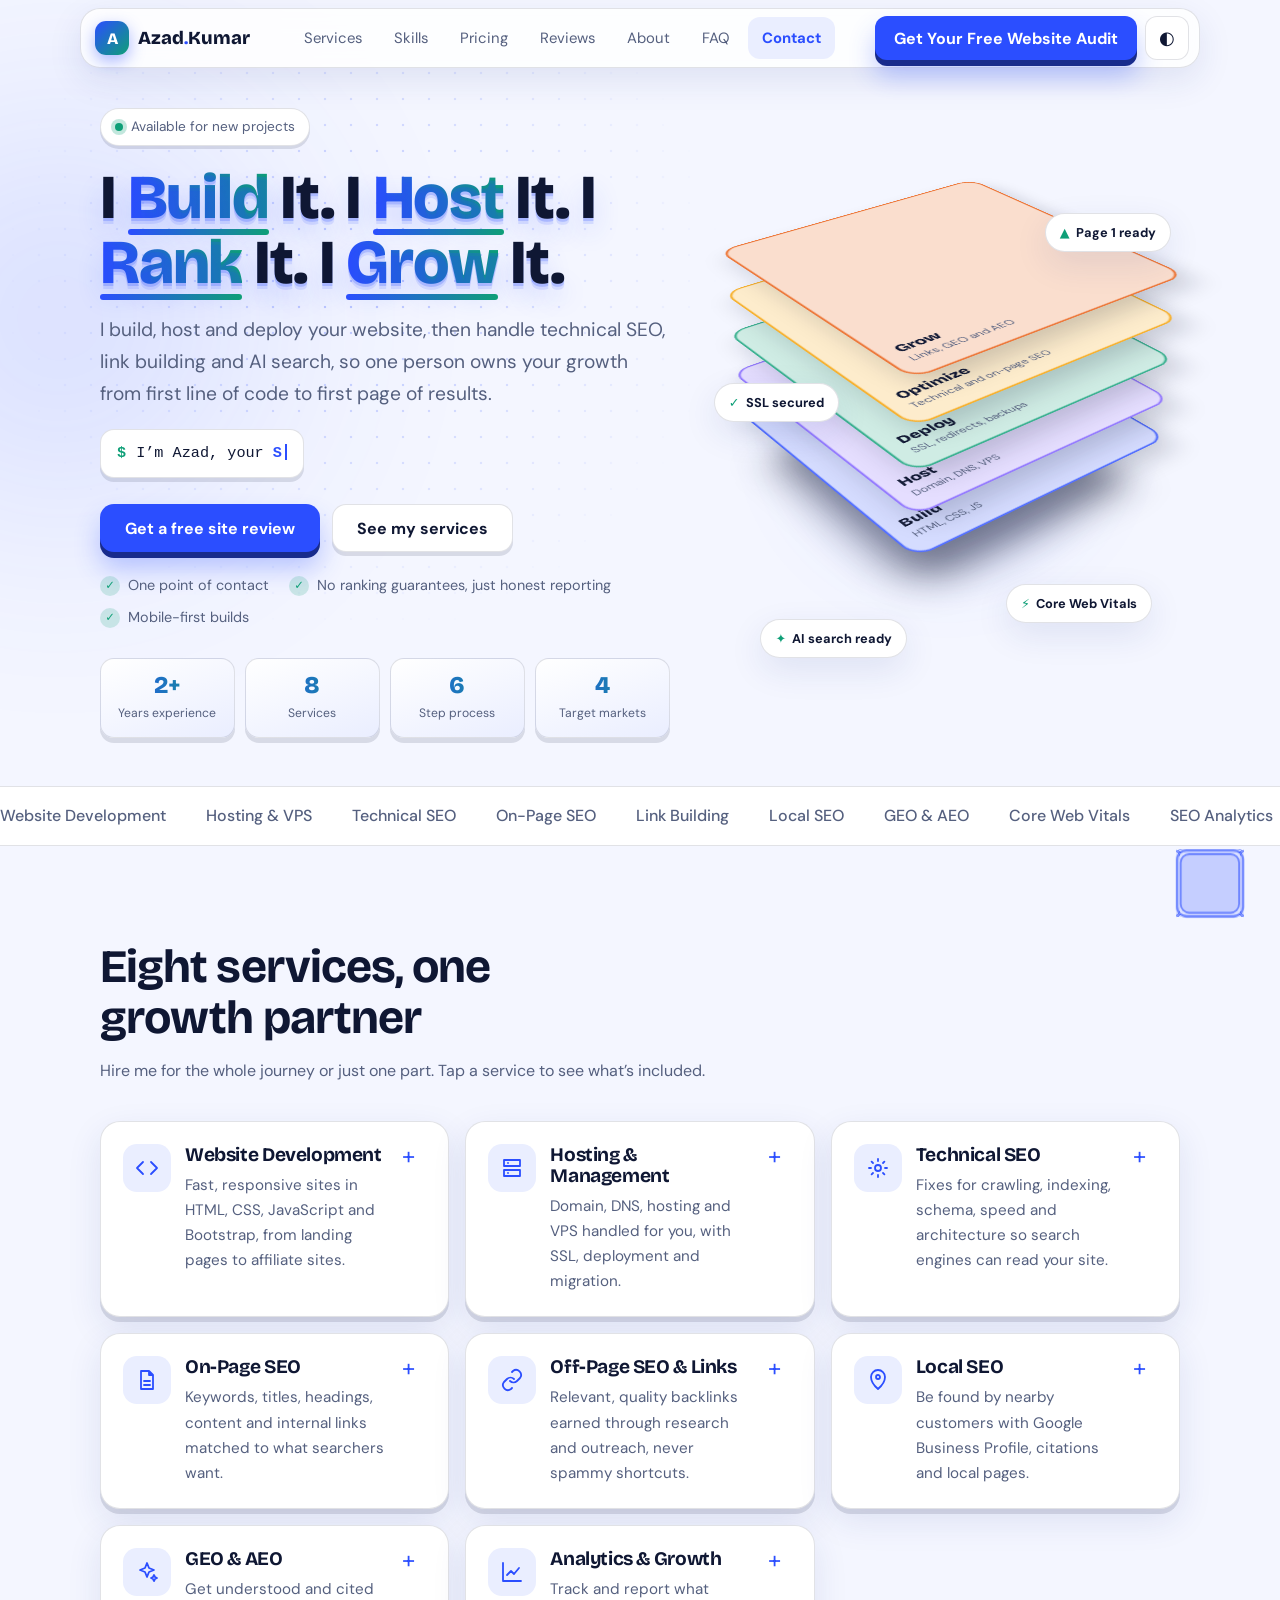
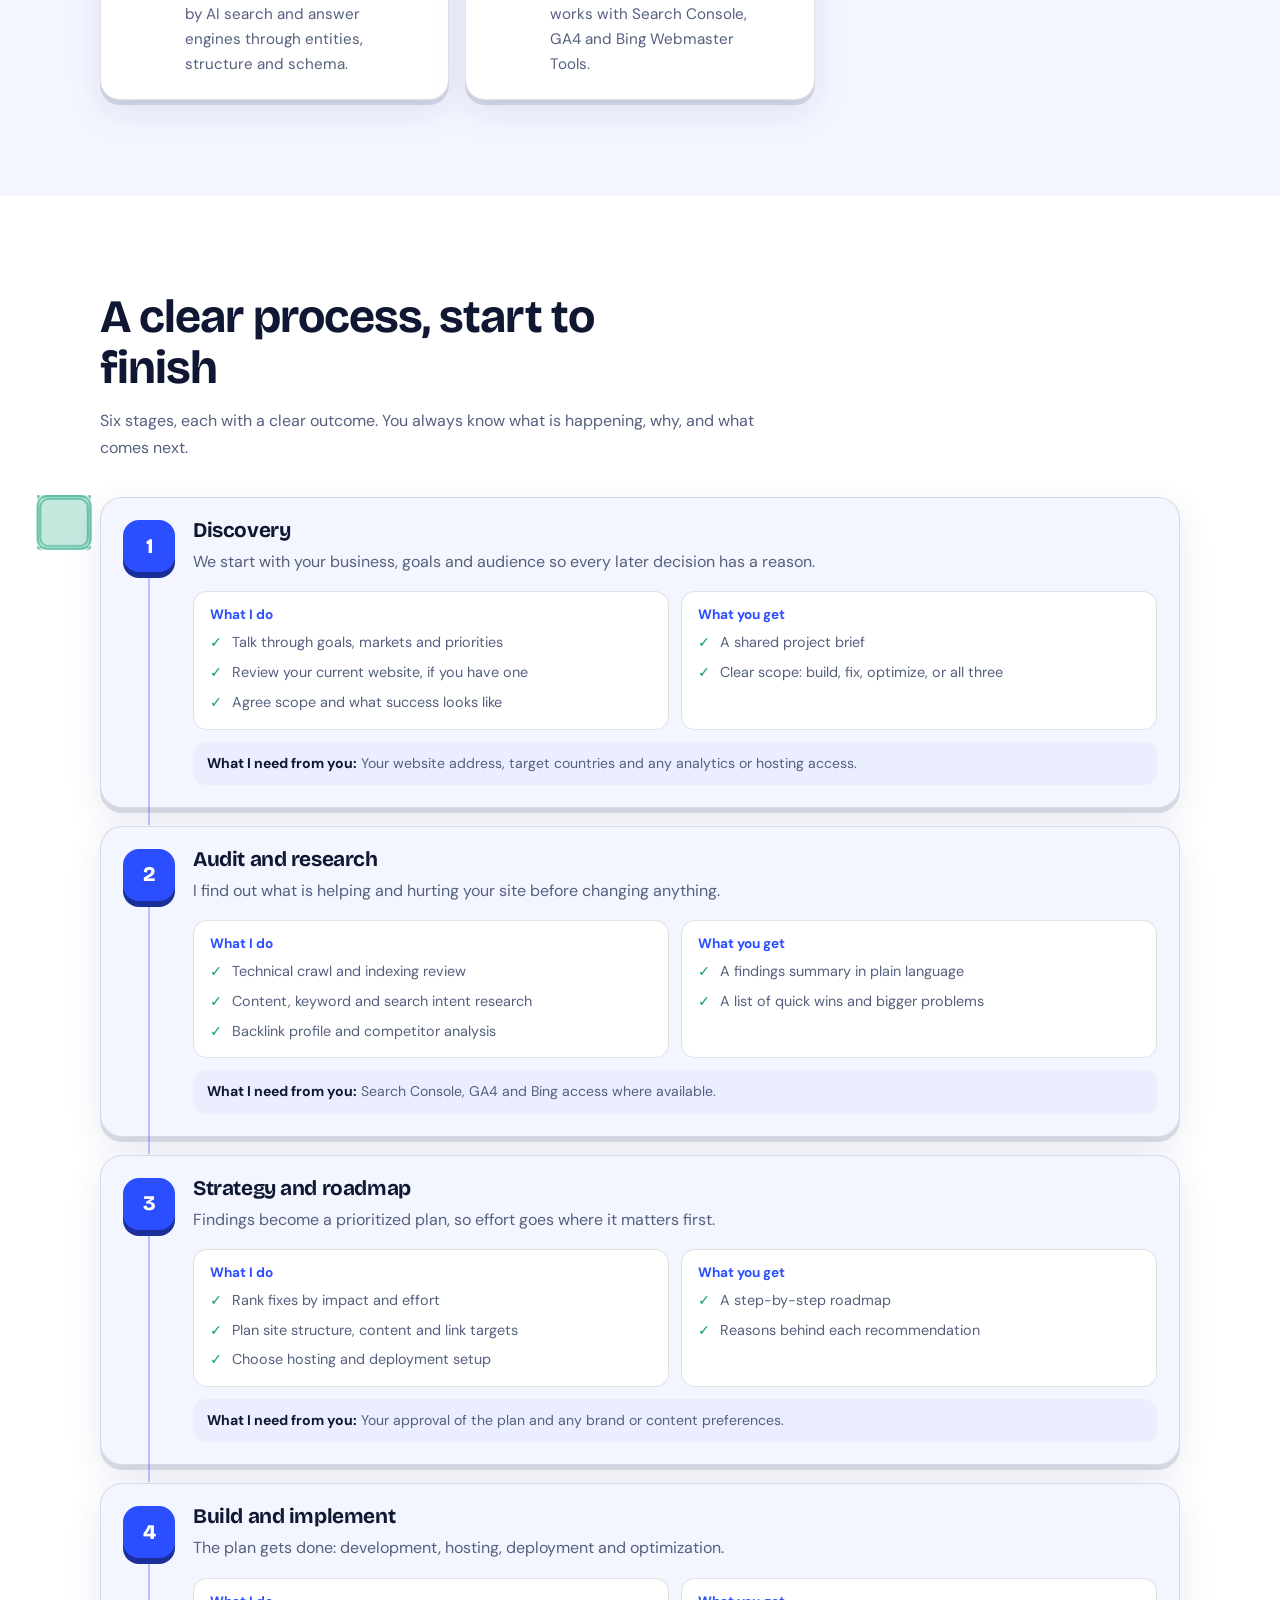
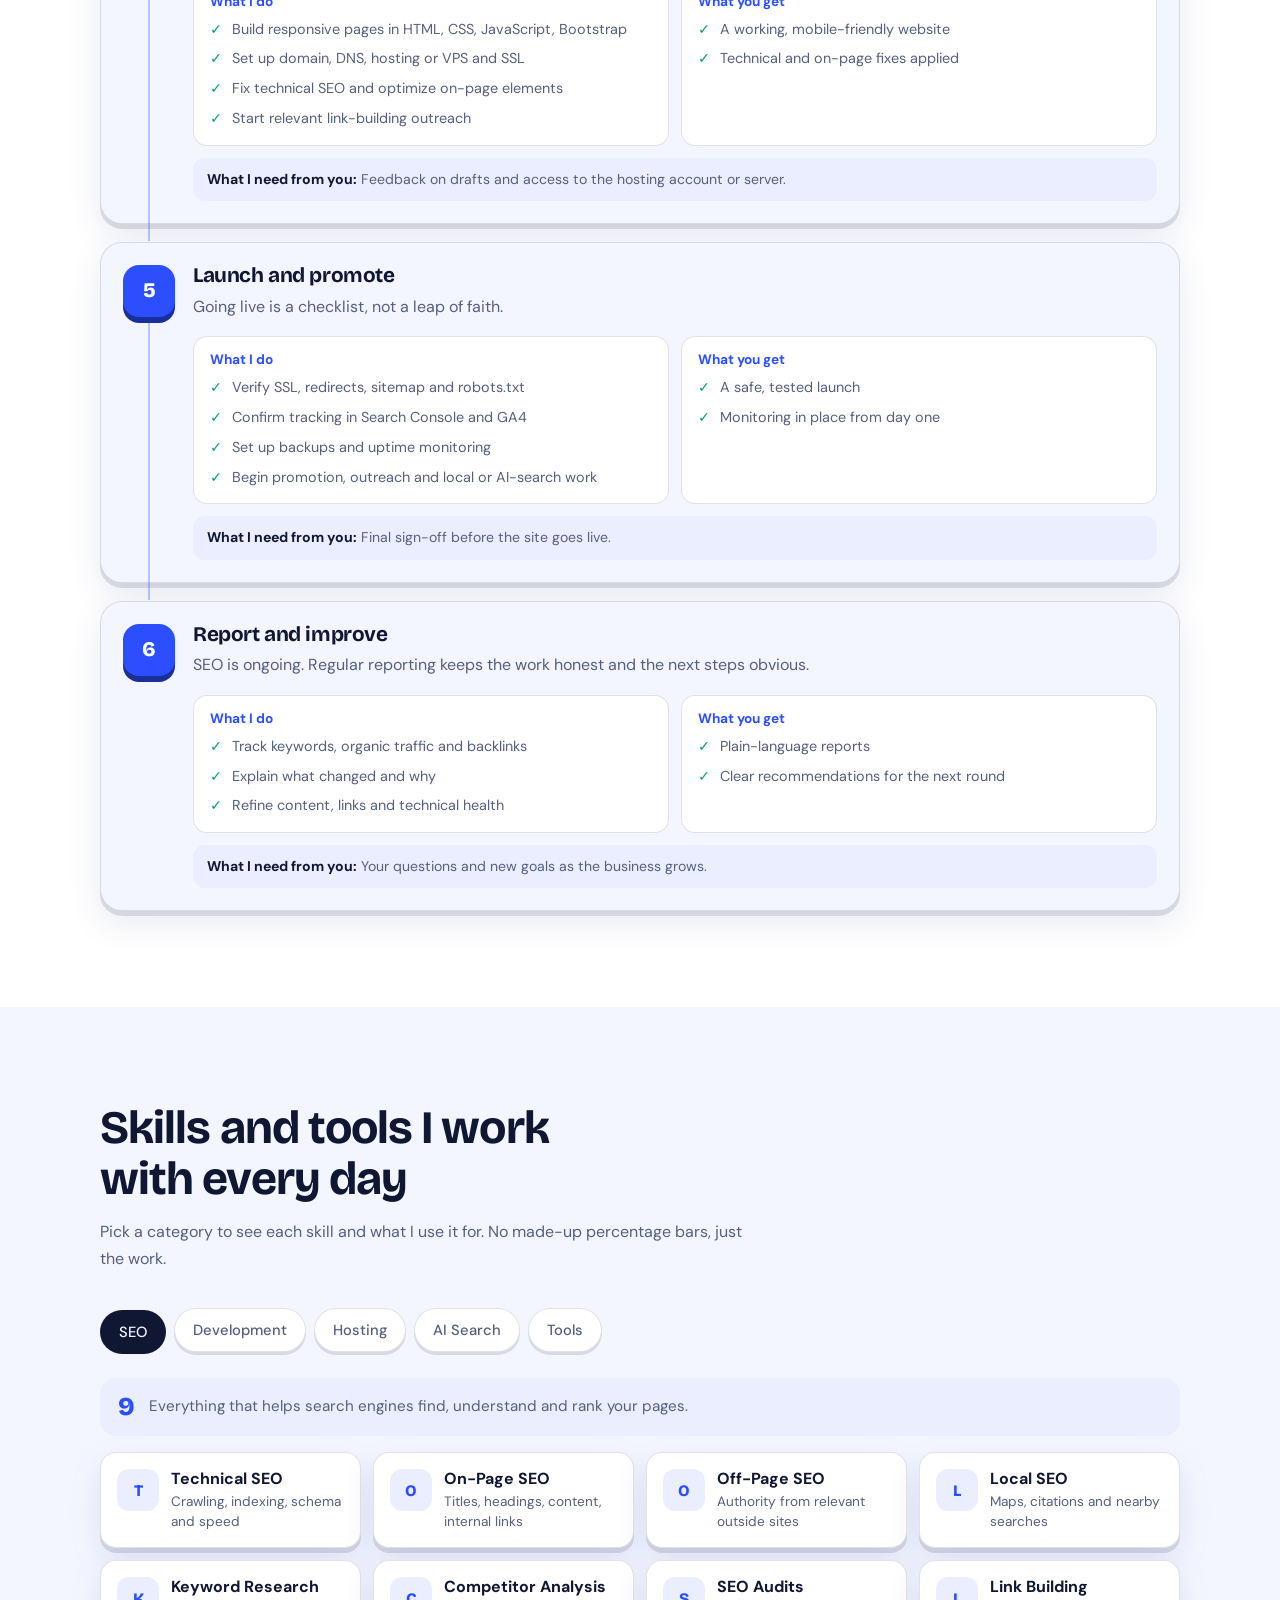
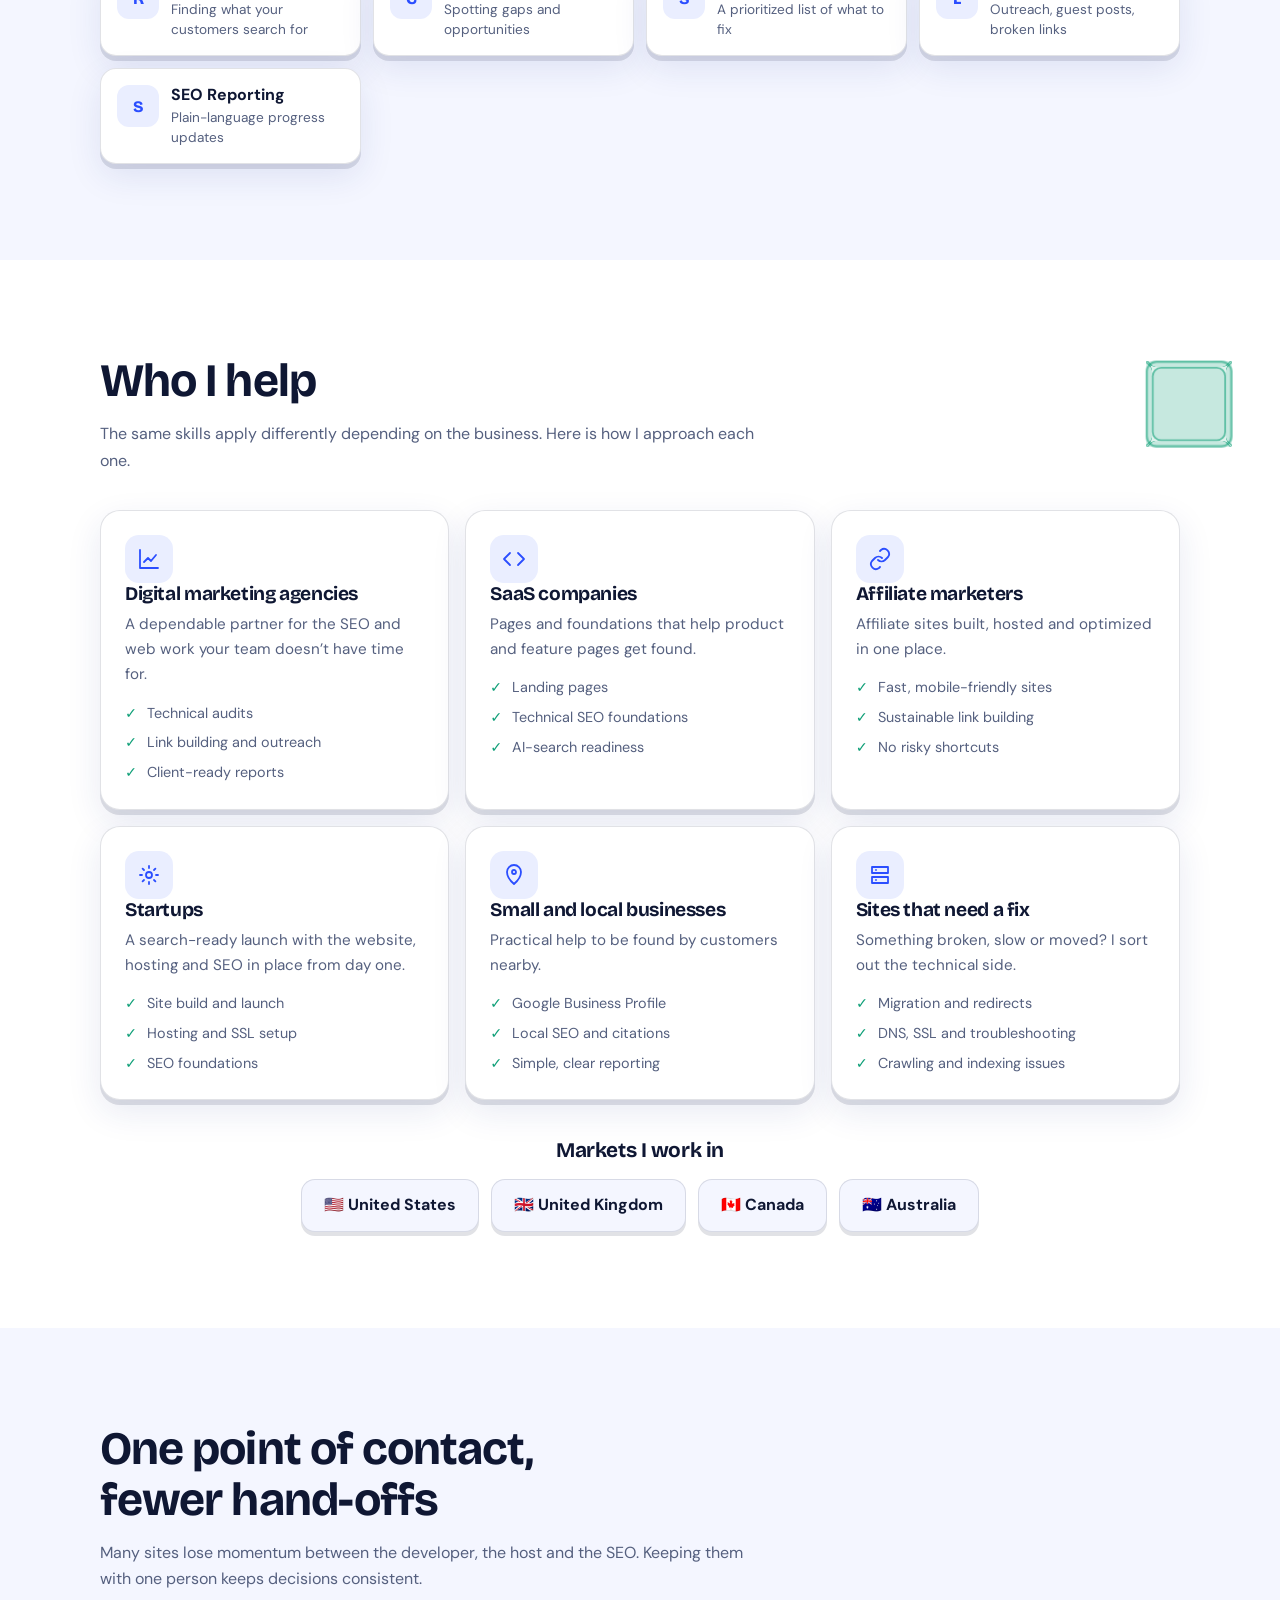
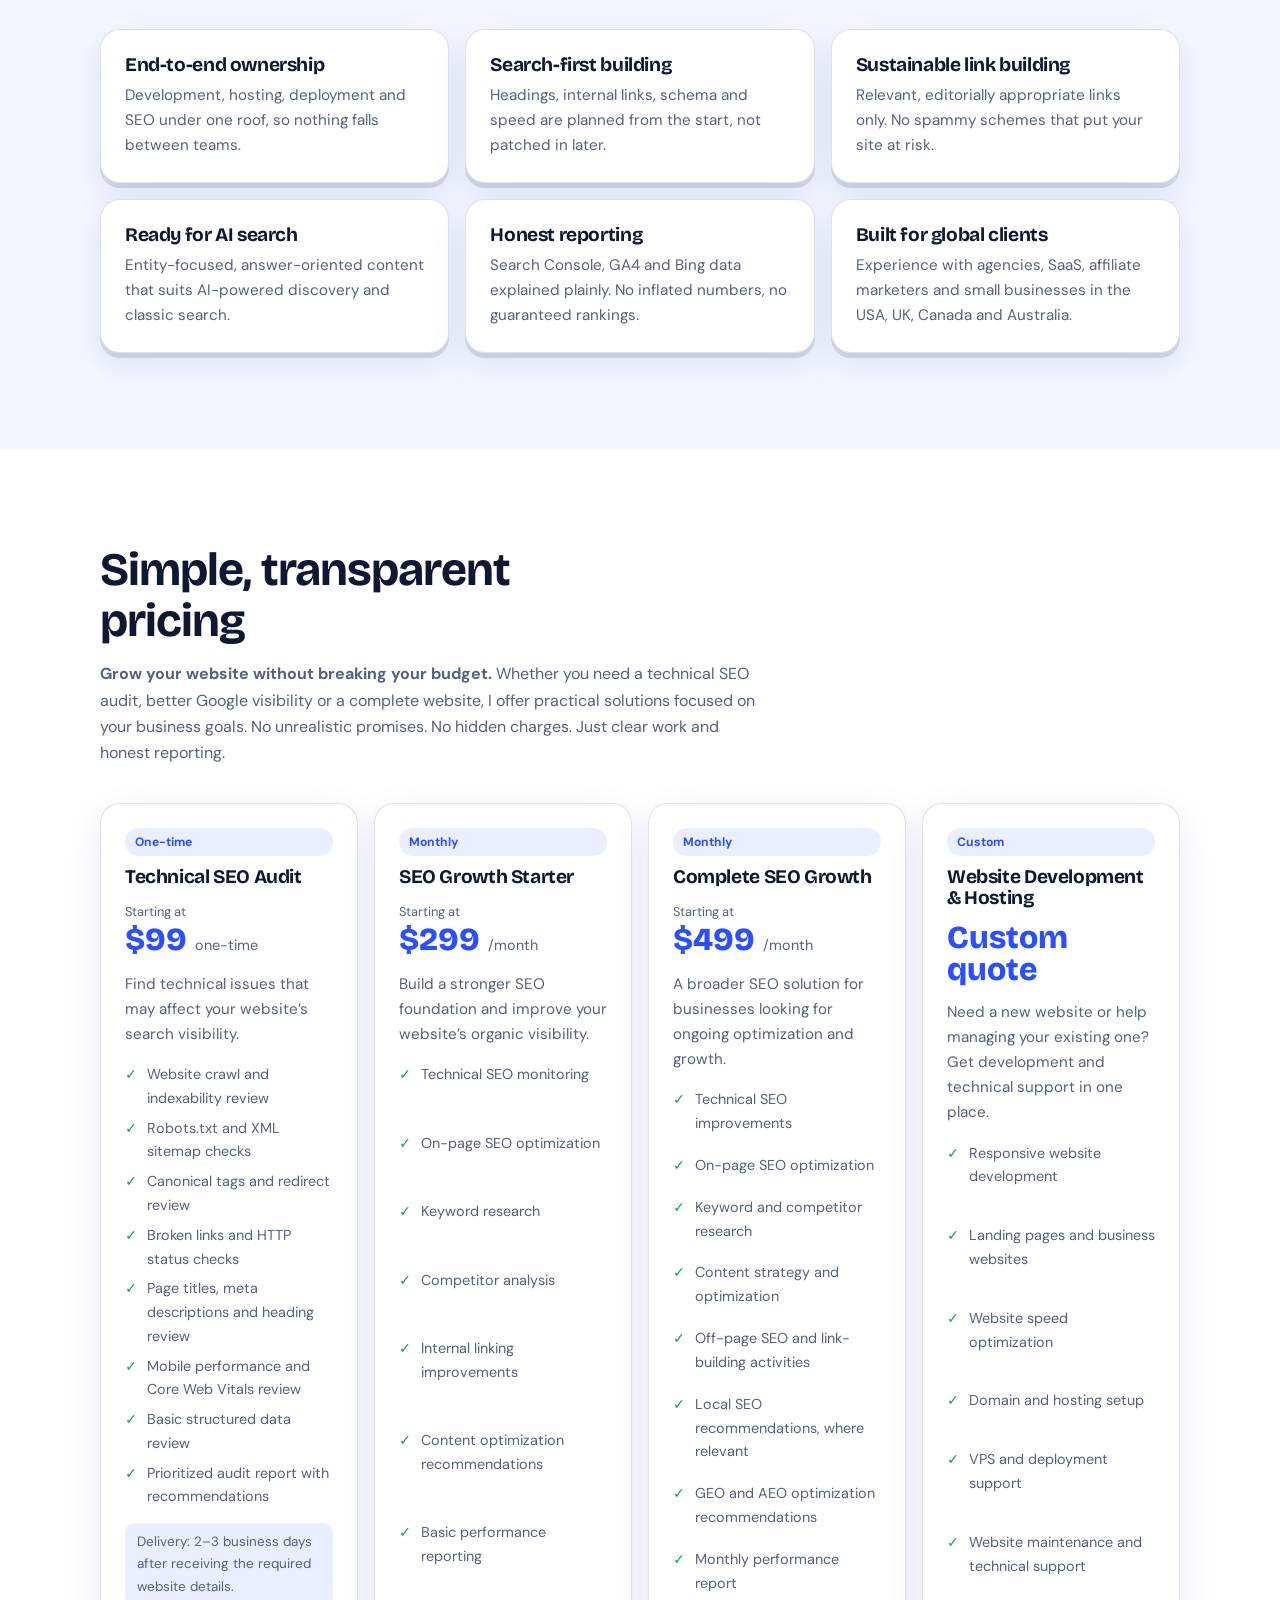
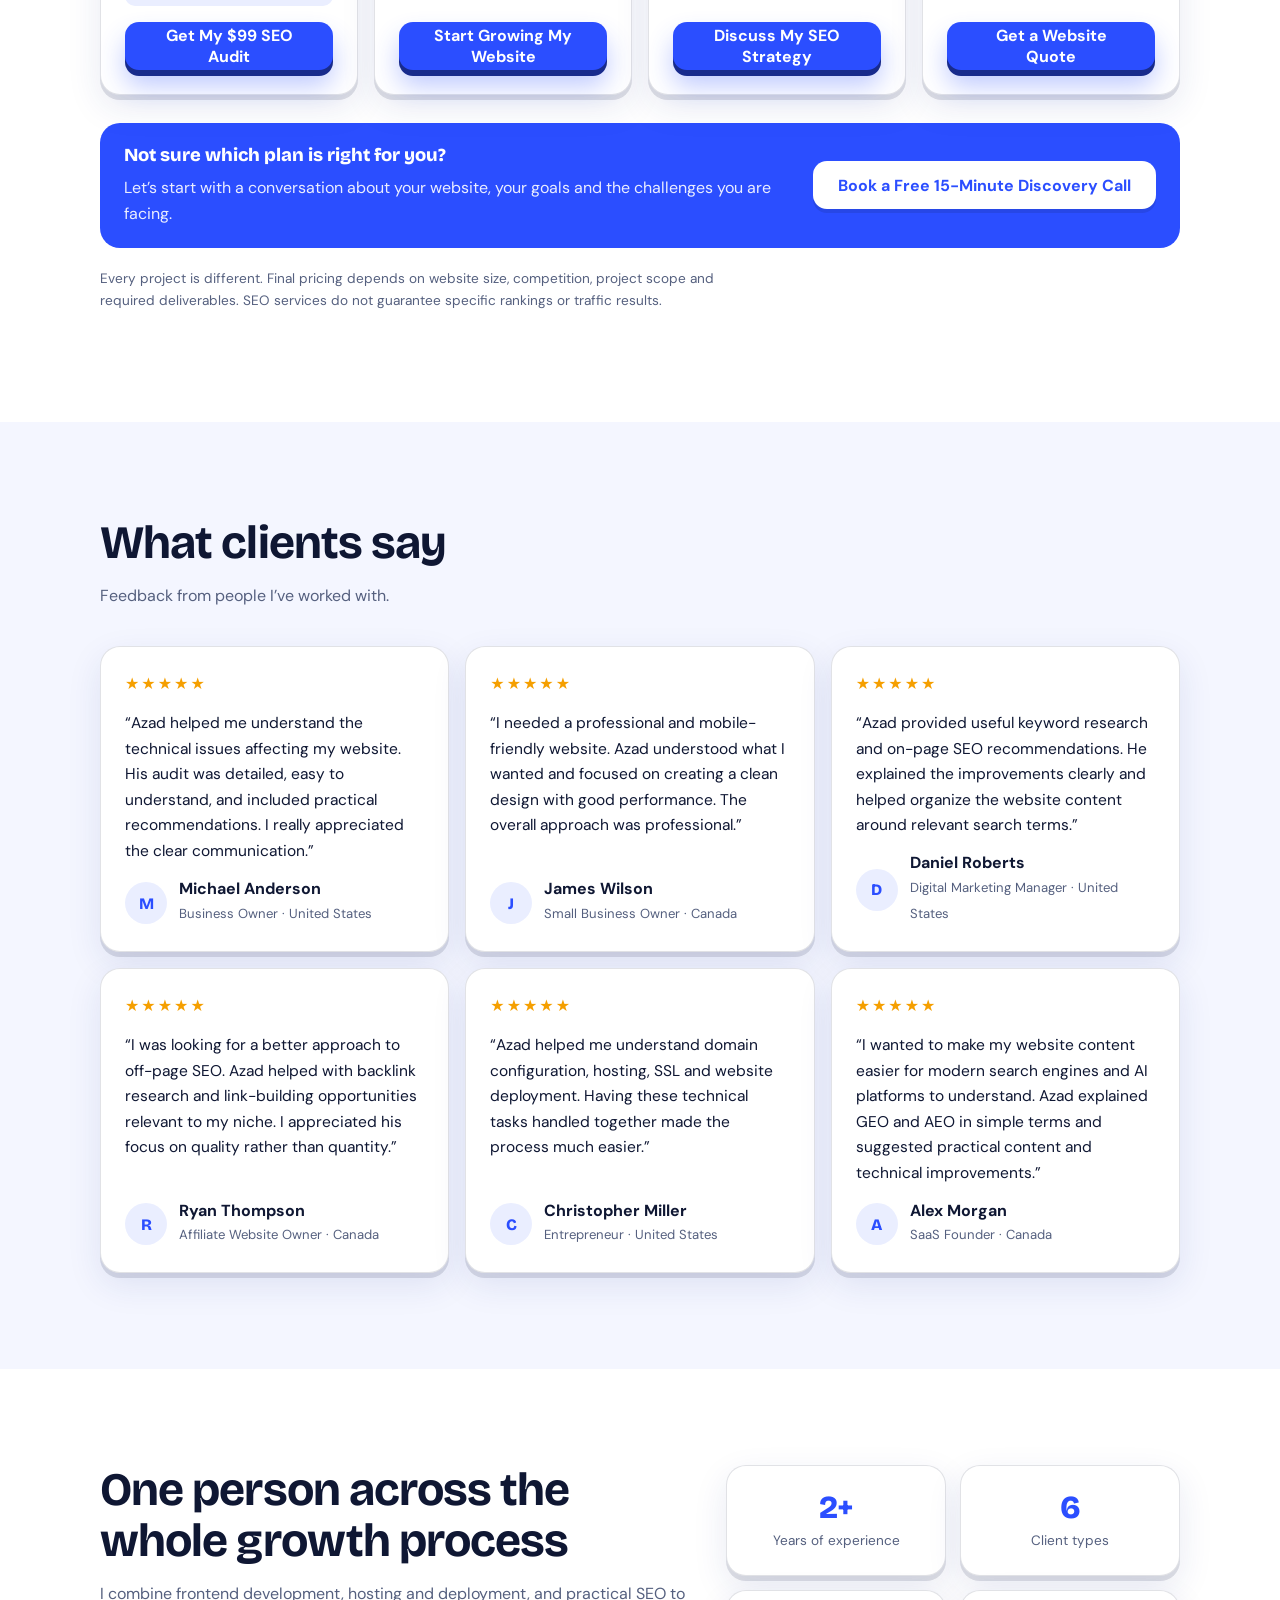
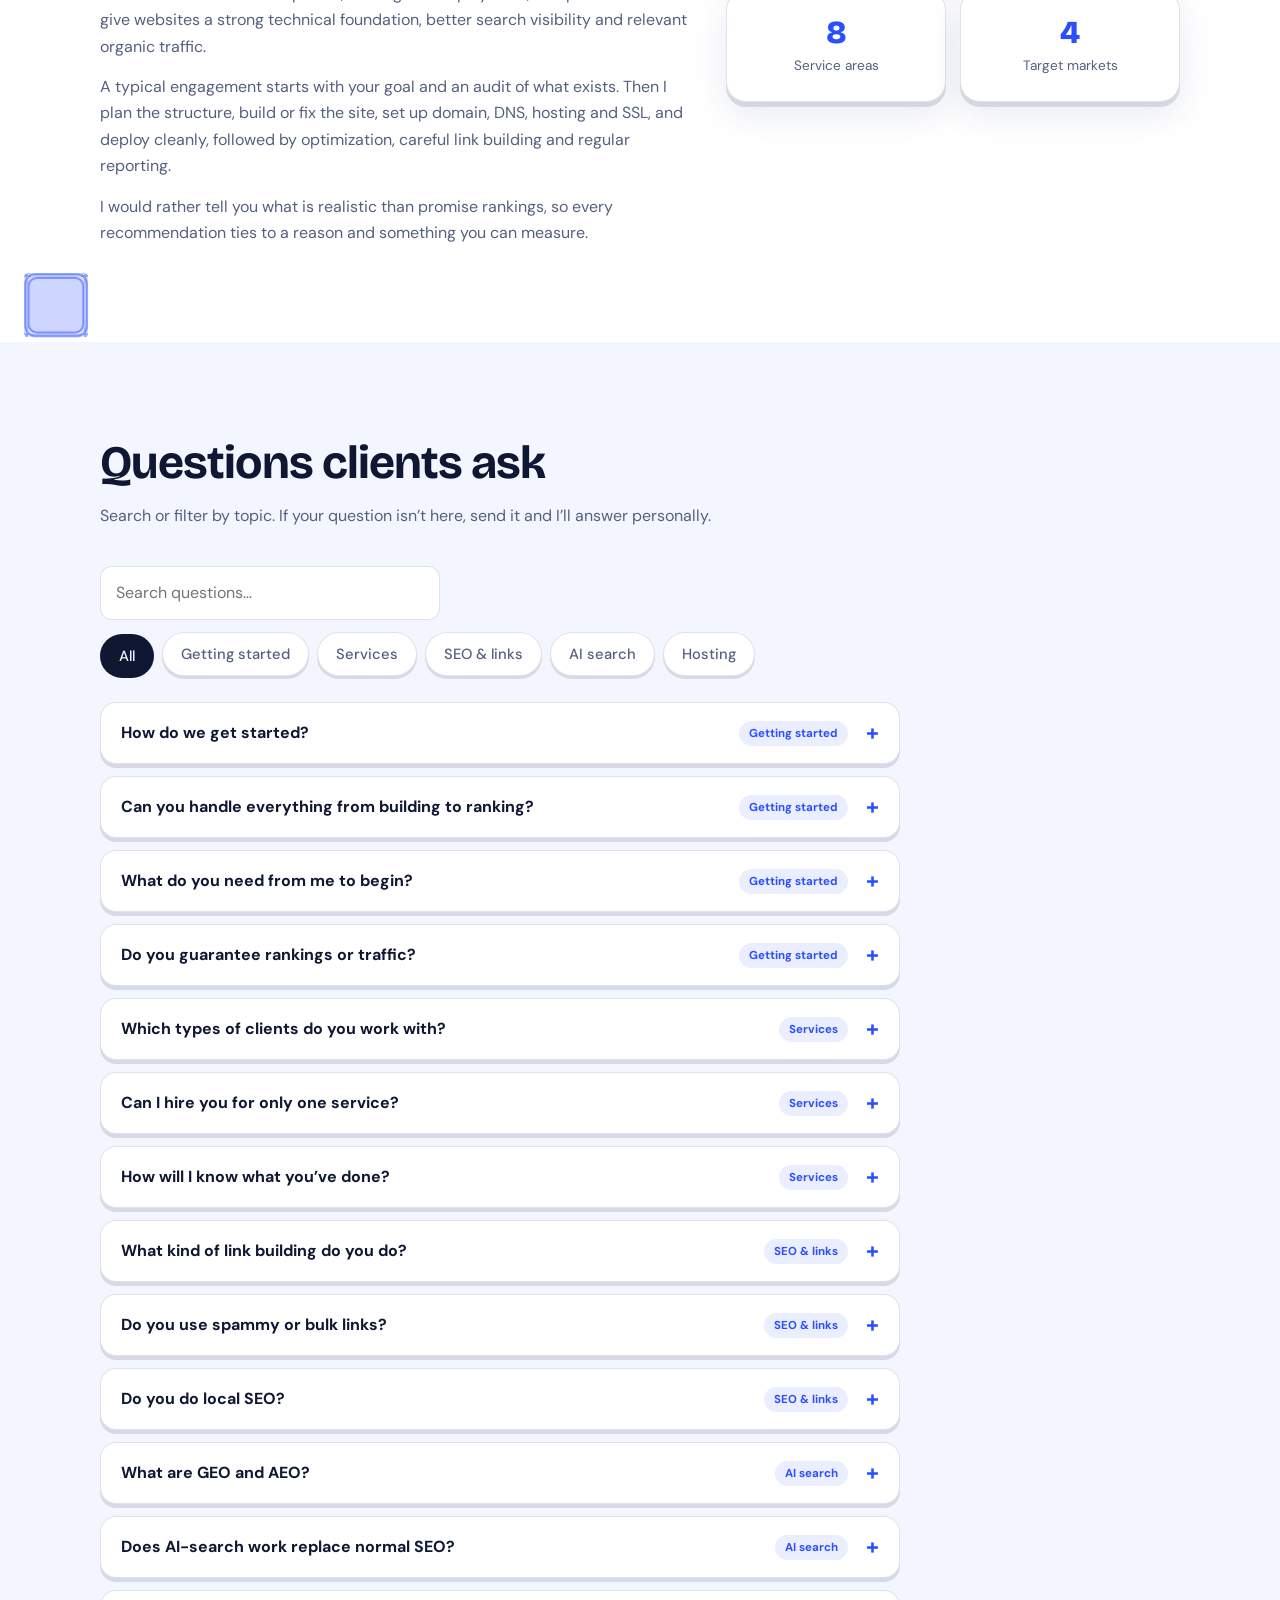
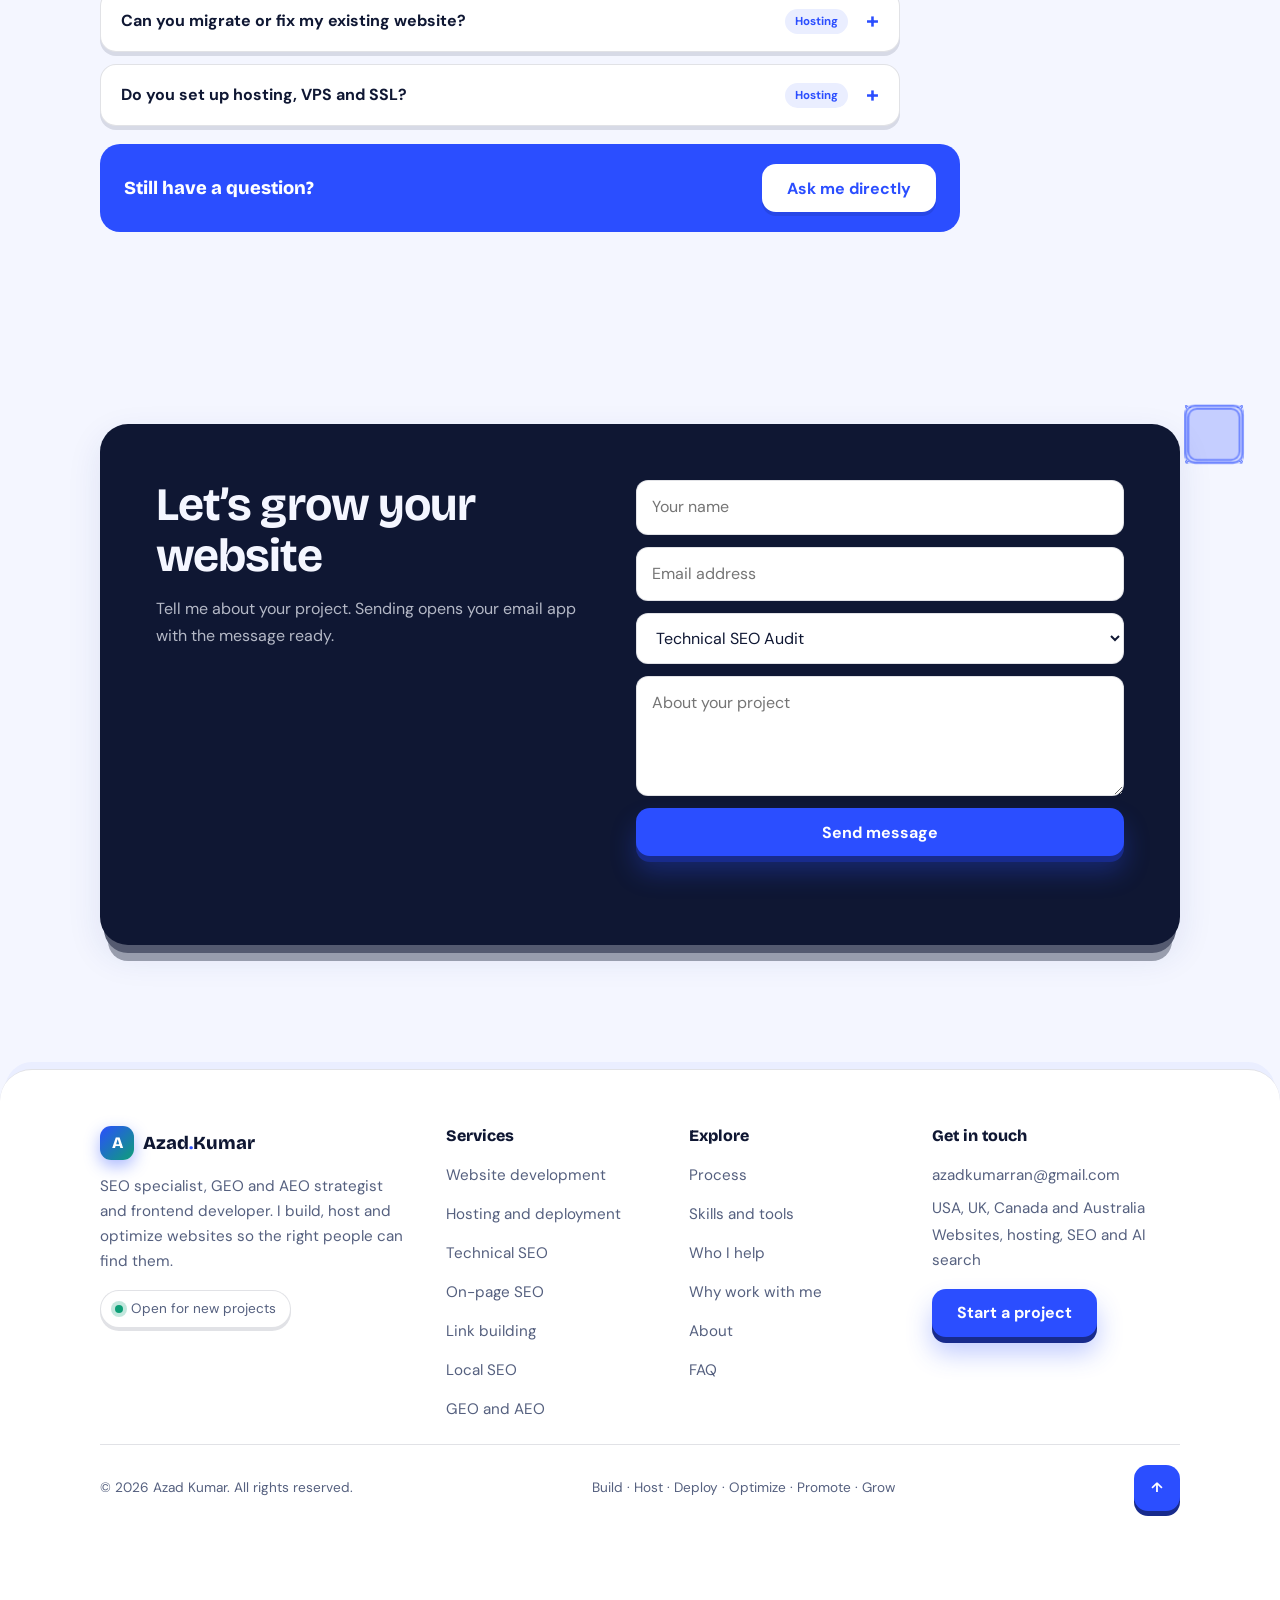
<file: index.html>
<!DOCTYPE html>
<html lang="en">
<head>
<meta charset="utf-8">
<meta name="viewport" content="width=device-width, initial-scale=1, viewport-fit=cover">
<meta http-equiv="X-UA-Compatible" content="IE=edge">

<title>Azad Kumar | SEO, GEO, AEO & Web Development</title>
<meta name="description" content="Build, host and grow your website with SEO, link building, local SEO, GEO and AEO services for businesses in the US, UK, Canada and Australia.">
<meta name="keywords" content="SEO specialist, technical SEO, GEO, AEO, generative engine optimization, answer engine optimization, frontend developer, website hosting, VPS, link building, local SEO">
<meta name="author" content="Azad Kumar">
<meta name="robots" content="index, follow, max-image-preview:large, max-snippet:-1, max-video-preview:-1">
<meta name="googlebot" content="index, follow">
<meta name="bingbot" content="index, follow">
<meta name="format-detection" content="telephone=no">
<meta name="referrer" content="strict-origin-when-cross-origin">
<meta name="theme-color" content="#2B4EFF" media="(prefers-color-scheme: light)">
<meta name="theme-color" content="#0b0d14" media="(prefers-color-scheme: dark)">
<meta name="color-scheme" content="light dark">
<meta name="application-name" content="Azad Kumar">
<meta name="apple-mobile-web-app-title" content="Azad Kumar">
<meta name="geo.region" content="USA">
<meta name="rating" content="general">

<link rel="canonical" href="https://azadkumar.vercel.app/">
<link rel="alternate" hreflang="en" href="https://azadkumar.vercel.app/">
<link rel="alternate" hreflang="en-us" href="https://azadkumar.vercel.app/">
<link rel="alternate" hreflang="en-gb" href="https://azadkumar.vercel.app/">
<link rel="alternate" hreflang="en-ca" href="https://azadkumar.vercel.app/">
<link rel="alternate" hreflang="en-au" href="https://azadkumar.vercel.app/">
<link rel="alternate" hreflang="x-default" href="https://azadkumar.vercel.app/">
<meta name="msvalidate.01" content="039B804004E940D673D62DAFD328AF4B" />
<meta name="google-site-verification" content="NOJaHNk0rJ40HxL3-YpXKyLeioKeMTUMxRx_sa7zgGM" />
  
<!-- Icons (create these files) -->
<link rel="icon" href="/favicon.ico">
<link rel="icon" type="image/png" sizes="180x180" href="/favicon-180.png">
<link rel="icon" type="image/png" sizes="512x512" href="/favicon-512.png">
<link rel="apple-touch-icon" sizes="180x180" href="/favicon-180.png">
<link rel="manifest" href="/site.webmanifest">

<!-- Open Graph -->
<meta property="og:type" content="website">
<meta property="og:site_name" content="Azad Kumar">
<meta property="og:locale" content="en_US">
<meta property="og:locale:alternate" content="en_GB">
<meta property="og:locale:alternate" content="en_CA">
<meta property="og:locale:alternate" content="en_AU">
<meta property="og:url" content="https://azadkumar.vercel.app/">
<meta property="og:title" content="Azad Kumar | I Build It. I Host It. I Rank It. I Grow It.">
<meta property="og:description" content="One person for development, hosting, technical SEO, link building and AI search (GEO/AEO). Honest reporting, no ranking guarantees.">
<meta property="og:image" content="https://azadkumar.vercel.app/azadkumar.webp">
<meta property="og:image:secure_url" content="https://azadkumar.vercel.app/azadkumar.webp">
<meta property="og:image:type" content="image/webp">
<meta property="og:image:alt" content="Azad Kumar - SEO specialist and frontend developer">
<meta property="og:image:width" content="1200">
<meta property="og:image:height" content="630">
<meta property="og:image:alt" content="Azad Kumar: SEO specialist, GEO and AEO strategist and frontend developer">

<!-- Twitter / X -->
<meta name="twitter:card" content="summary_large_image">
<meta name="twitter:title" content="Azad Kumar | SEO Specialist, GEO &amp; AEO Strategist &amp; Frontend Developer">
<meta name="twitter:description" content="I build, host and rank your website: development, hosting, technical SEO, link building and AI search.">
<meta name="twitter:image" content="https://azadkumar.vercel.app/azadkumar.webp">
<meta name="twitter:image:alt" content="Azad Kumar: SEO specialist and frontend developer">

<!-- Performance -->
<link rel="preconnect" href="https://fonts.googleapis.com">
<link rel="preconnect" href="https://fonts.gstatic.com" crossorigin>
<link rel="preload" as="style" href="https://fonts.googleapis.com/css2?family=Bricolage+Grotesque:wght@600;700;800&family=DM+Sans:wght@400;500;700&display=swap">
<link href="https://fonts.googleapis.com/css2?family=Bricolage+Grotesque:wght@600;700;800&family=DM+Sans:wght@400;500;700&display=swap" rel="stylesheet">
<link rel="preload" as="style" href="./style.css">
<link rel="stylesheet" href="./style.css">
<style>.skip{position:absolute;left:-9999px;top:0;z-index:999;padding:.6rem 1rem;background:#2B4EFF;color:#fff}.skip:focus{left:8px;top:8px}</style>

<!-- Structured data (JSON-LD) -->
<script type="application/ld+json">
{
  "@context": "https://schema.org",
  "@graph": [
    {
      "@type": "WebSite",
      "@id": "https://azadkumar.vercel.app/#website",
      "url": "https://azadkumar.vercel.app/",
      "name": "Azad Kumar",
      "description": "Website development, hosting, technical SEO, link building and GEO/AEO.",
      "inLanguage": "en",
      "publisher": { "@id": "https://azadkumar.vercel.app/#person" }
    },
    {
      "@type": "WebPage",
      "@id": "https://azadkumar.vercel.app/#webpage",
      "url": "https://azadkumar.vercel.app/",
      "name": "Azad Kumar | SEO Specialist, GEO & AEO Strategist & Frontend Developer",
      "isPartOf": { "@id": "https://azadkumar.vercel.app/#website" },
      "about": { "@id": "https://azadkumar.vercel.app/#person" },
      "primaryImageOfPage": { "@type": "ImageObject", "url": "https://azadkumar.vercel.app/azadkumar.webp", "width": 1200, "height": 630 },
      "inLanguage": "en",
      "breadcrumb": { "@id": "https://azadkumar.vercel.app/#breadcrumb" }
    },
    {
      "@type": "BreadcrumbList",
      "@id": "https://azadkumar.vercel.app/#breadcrumb",
      "itemListElement": [{ "@type": "ListItem", "position": 1, "name": "Home", "item": "https://azadkumar.vercel.app/" }]
    },
    {
      "@type": "Person",
      "@id": "https://azadkumar.vercel.app/#person",
      "name": "Azad Kumar",
      "url": "https://azadkumar.vercel.app/",
      "image": "https://azadkumar.vercel.app/azadkumar.webp",
      "email": "mailto:azadkumarran@gmail.com",
      "jobTitle": "SEO Specialist, GEO & AEO Strategist and Frontend Developer",
      "knowsAbout": ["Technical SEO","On-page SEO","Link building","Local SEO","Generative Engine Optimization","Answer Engine Optimization","HTML","CSS","JavaScript","Bootstrap","VPS hosting","Google Search Console","GA4"]
    },
    {
      "@type": "ProfessionalService",
      "@id": "https://azadkumar.vercel.app/#service",
      "name": "Azad Kumar: Web Development, Hosting & SEO",
      "url": "https://azadkumar.vercel.app/",
      "image": "https://azadkumar.vercel.app/azadkumar.webp",
      "description": "End-to-end website development, hosting, technical SEO, link building, local SEO and AI search optimization.",
      "founder": { "@id": "https://azadkumar.vercel.app/#person" },
      "areaServed": [
        { "@type": "Country", "name": "United States" },
        { "@type": "Country", "name": "United Kingdom" },
        { "@type": "Country", "name": "Canada" },
        { "@type": "Country", "name": "Australia" }
      ],
      "hasOfferCatalog": {
        "@type": "OfferCatalog",
        "name": "Services",
        "itemListElement": [
          { "@type": "Offer", "itemOffered": { "@type": "Service", "name": "Website Development", "description": "Fast, responsive sites in HTML, CSS, JavaScript and Bootstrap." } },
          { "@type": "Offer", "itemOffered": { "@type": "Service", "name": "Hosting & Management", "description": "Domain, DNS, hosting, VPS, SSL, deployment and migration." } },
          { "@type": "Offer", "itemOffered": { "@type": "Service", "name": "Technical SEO", "description": "Crawling, indexing, schema, speed and site architecture fixes." } },
          { "@type": "Offer", "itemOffered": { "@type": "Service", "name": "On-Page SEO", "description": "Keyword research, titles, headings, content and internal links." } },
          { "@type": "Offer", "itemOffered": { "@type": "Service", "name": "Off-Page SEO & Link Building", "description": "Relevant backlinks through research and outreach." } },
          { "@type": "Offer", "itemOffered": { "@type": "Service", "name": "Local SEO", "description": "Google Business Profile, citations and local landing pages." } },
          { "@type": "Offer", "itemOffered": { "@type": "Service", "name": "GEO & AEO", "description": "Optimization for AI search and answer engines." } },
          { "@type": "Offer", "itemOffered": { "@type": "Service", "name": "SEO Analytics & Growth", "description": "Search Console, GA4 and Bing reporting in plain language." } }
        ]
      }
    },
    {
      "@type": "FAQPage",
      "@id": "https://azadkumar.vercel.app/#faq",
      "mainEntity": [
        { "@type": "Question", "name": "How do we get started?", "acceptedAnswer": { "@type": "Answer", "text": "Send your website address and goals through the contact form. I review them and reply with suggested next steps and the services that fit." } },
        { "@type": "Question", "name": "Can you handle everything from building to ranking?", "acceptedAnswer": { "@type": "Answer", "text": "Yes. I build the site, set up domain, hosting or VPS and SSL, deploy it, then handle technical SEO, on-page SEO, link building and reporting. You can also hire me for just one part." } },
        { "@type": "Question", "name": "What do you need from me to begin?", "acceptedAnswer": { "@type": "Answer", "text": "Your website address (if you have one), your goals, your target countries, and access to tools like hosting, Search Console and GA4 where available." } },
        { "@type": "Question", "name": "Do you guarantee rankings or traffic?", "acceptedAnswer": { "@type": "Answer", "text": "No. Nobody can honestly guarantee rankings. I focus on strong technical foundations, relevant content and quality links, and report real data so progress is always clear." } },
        { "@type": "Question", "name": "Which types of clients do you work with?", "acceptedAnswer": { "@type": "Answer", "text": "Agencies, SaaS companies, affiliate marketers, startups and small or local businesses, mainly aimed at the USA, UK, Canada and Australia." } },
        { "@type": "Question", "name": "Can I hire you for only one service?", "acceptedAnswer": { "@type": "Answer", "text": "Absolutely. Many clients start with a single service such as a technical audit or a website build, and add more later." } },
        { "@type": "Question", "name": "How will I know what you've done?", "acceptedAnswer": { "@type": "Answer", "text": "Through regular reports based on Search Console, GA4 and Bing Webmaster Tools, explained in plain language: what changed, why, and what comes next." } },
        { "@type": "Question", "name": "What kind of link building do you do?", "acceptedAnswer": { "@type": "Answer", "text": "Competitor backlink research, relevant outreach, guest posting opportunities, broken-link building and link reclamation, always on relevant, editorially appropriate sites." } },
        { "@type": "Question", "name": "Do you use spammy or bulk links?", "acceptedAnswer": { "@type": "Answer", "text": "No. Low-quality link schemes can put your site at risk, so I focus on sustainable links that make sense for your niche and monitor link quality over time." } },
        { "@type": "Question", "name": "Do you do local SEO?", "acceptedAnswer": { "@type": "Answer", "text": "Yes: Google Business Profile optimization, local keywords, citations, NAP consistency, local landing pages and a review strategy." } },
        { "@type": "Question", "name": "What are GEO and AEO?", "acceptedAnswer": { "@type": "Answer", "text": "Generative Engine Optimization and Answer Engine Optimization make your content easier for AI assistants and answer engines to understand, trust and cite, using clear structure, entities, FAQs and schema." } },
        { "@type": "Question", "name": "Does AI-search work replace normal SEO?", "acceptedAnswer": { "@type": "Answer", "text": "No. It builds on it. Solid technical SEO and helpful content remain the base, and structured, answer-focused content adds visibility in AI-powered discovery." } },
        { "@type": "Question", "name": "Can you migrate or fix my existing website?", "acceptedAnswer": { "@type": "Answer", "text": "Yes. I handle migration, DNS changes, SSL, redirects and troubleshooting, with care taken to protect your existing search visibility." } },
        { "@type": "Question", "name": "Do you set up hosting, VPS and SSL?", "acceptedAnswer": { "@type": "Answer", "text": "Yes. I configure domains, DNS, shared hosting or a VPS, SSL certificates, deployment, backups and uptime monitoring." } }
      ]
    }
  ]
}
</script>
</head>
<body>
<header class="nav"><div class="w"><a href="#top" class="logo"><span class="lm">A</span>Azad<b>.</b>Kumar</a>
<nav class="links" id="lk" aria-label="Main"><a href="#services">Services</a><a href="#skills">Skills</a><a href="#pricing">Pricing</a><a href="#reviews" id="rvl">Reviews</a><a href="#about">About</a><a href="#faq">FAQ</a><a href="#contact">Contact</a></nav>
<div class="ctl"><a class="btn pri nc" href="#contact">Get Your Free Website Audit</a><button class="ib" id="th" aria-label="Switch light or dark theme">◐</button><button class="ib burger" id="bg" aria-label="Open menu" aria-expanded="false">☰</button></div></div><i class="pg" id="pg"></i></header>

<main id="top">
<div class="hero"><div class="w hg"><div>
<span class="pill"><i></i>Available for new projects</span>
<h1><span class="ln1"><span class="ln2">I <span class="k">Build</span> It. I <span class="k">Host</span> It. I <span class="k">Rank</span> It. I <span class="k">Grow</span> It.</span></span></h1>
<p class="lead">I build, host and deploy your website, then handle technical SEO, link building and AI search, so one person owns your growth from first line of code to first page of results.</p>
<div class="term"><span class="pr">$</span><span>I’m Azad, your <b id="tw"></b><i class="cur"></i></span></div>
<div class="cta"><a class="btn pri" href="#contact">Get a free site review</a><a class="btn" href="#services">See my services</a></div>
<ul class="trust"><li>One point of contact</li><li>No ranking guarantees, just honest reporting</li><li>Mobile-first builds</li></ul>
<div class="fig"><div><b>2+</b><span>Years experience</span></div><div><b>8</b><span>Services</span></div><div><b>6</b><span>Step process</span></div><div><b>4</b><span>Target markets</span></div></div>
</div>
<div class="scene" aria-hidden="true"><div class="rig" id="rig"><div class="spin"><div class="shd"></div>
<div class="lyr" style="--z:0;--c:#2B4EFF"><b>Build</b><small>HTML, CSS, JS</small></div>
<div class="lyr" style="--z:1;--c:#7C5CFF"><b>Host</b><small>Domain, DNS, VPS</small></div>
<div class="lyr" style="--z:2;--c:#0E9F77"><b>Deploy</b><small>SSL, redirects, backups</small></div>
<div class="lyr" style="--z:3;--c:#F59F00"><b>Optimize</b><small>Technical and on-page SEO</small></div>
<div class="lyr" style="--z:4;--c:#E8590C"><b>Grow</b><small>Links, GEO and AEO</small>
</div>
</div></div>
<span class="fl f1"><i>▲</i>Page 1 ready</span><span class="fl f2"><i>✓</i>SSL secured</span><span class="fl f3"><i>⚡</i>Core Web Vitals</span><span class="fl f4"><i>✦</i>AI search ready</span></div></div></div>
<div class="strip" aria-hidden="true"><div class="t" id="mt"></div></div>

<section id="services"><div class="w rv"><h2>Eight services, one growth partner</h2><p class="sub">Hire me for the whole journey or just one part. Tap a service to see what’s included.</p><div class="grid" id="sv"></div></div></section>

<section id="process" style="background:var(--sf)"><div class="w"><h2>A clear process, start to finish</h2><p class="sub">Six stages, each with a clear outcome. You always know what is happening, why, and what comes next.</p><div class="px" id="pl"></div></div></section>

<section id="skills"><div class="w rv"><h2>Skills and tools I work with every day</h2><p class="sub">Pick a category to see each skill and what I use it for. No made-up percentage bars, just the work.</p><div class="tabs" id="tb" role="tablist"></div><div class="chips" id="ch"></div></div></section>

<section id="clients" style="background:var(--sf)"><div class="w rv"><h2>Who I help</h2><p class="sub">The same skills apply differently depending on the business. Here is how I approach each one.</p><div class="grid" id="au"></div><div class="mk"><h3>Markets I work in</h3><div class="mkc"><span>🇺🇸 United States</span><span>🇬🇧 United Kingdom</span><span>🇨🇦 Canada</span><span>🇦🇺 Australia</span></div></div></div></section>

<section id="why"><div class="w rv"><h2>One point of contact, fewer hand-offs</h2><p class="sub">Many sites lose momentum between the developer, the host and the SEO. Keeping them with one person keeps decisions consistent.</p><div class="grid">
<div class="card"><h3>End-to-end ownership</h3><p>Development, hosting, deployment and SEO under one roof, so nothing falls between teams.</p></div>
<div class="card"><h3>Search-first building</h3><p>Headings, internal links, schema and speed are planned from the start, not patched in later.</p></div>
<div class="card"><h3>Sustainable link building</h3><p>Relevant, editorially appropriate links only. No spammy schemes that put your site at risk.</p></div>
<div class="card"><h3>Ready for AI search</h3><p>Entity-focused, answer-oriented content that suits AI-powered discovery and classic search.</p></div>
<div class="card"><h3>Honest reporting</h3><p>Search Console, GA4 and Bing data explained plainly. No inflated numbers, no guaranteed rankings.</p></div>
<div class="card"><h3>Built for global clients</h3><p>Experience with agencies, SaaS, affiliate marketers and small businesses in the USA, UK, Canada and Australia.</p></div></div></div></section>

<section id="pricing" style="background:var(--sf)"><div class="w rv"><h2>Simple, transparent pricing</h2>
<p class="sub"><b>Grow your website without breaking your budget.</b> Whether you need a technical SEO audit, better Google visibility or a complete website, I offer practical solutions focused on your business goals. No unrealistic promises. No hidden charges. Just clear work and honest reporting.</p>
<div class="grid pr-grid" id="pr"></div>
<div class="fqs pr-help"><div><b>Not sure which plan is right for you?</b><p>Let’s start with a conversation about your website, your goals and the challenges you are facing.</p></div><a class="btn" href="#contact" data-svc="Free discovery call">Book a Free 15-Minute Discovery Call</a></div>
<p class="note">Every project is different. Final pricing depends on website size, competition, project scope and required deliverables. SEO services do not guarantee specific rankings or traffic results.</p></div></section>

<section id="reviews"><div class="w rv"><h2>What clients say</h2><p class="sub">Feedback from people I’ve worked with.</p><div class="grid" id="rv"></div></div></section>
<section id="about" style="background:var(--sf)"><div class="w rv about"><div><h2>One person across the whole growth process</h2>
<p>I combine frontend development, hosting and deployment, and practical SEO to give websites a strong technical foundation, better search visibility and relevant organic traffic.</p>
<p>A typical engagement starts with your goal and an audit of what exists. Then I plan the structure, build or fix the site, set up domain, DNS, hosting and SSL, and deploy cleanly, followed by optimization, careful link building and regular reporting.</p>
<p>I would rather tell you what is realistic than promise rankings, so every recommendation ties to a reason and something you can measure.</p></div>
<div class="stats"><div class="card stat"><b>2+</b><span>Years of experience</span></div><div class="card stat"><b>6</b><span>Client types</span></div><div class="card stat"><b>8</b><span>Service areas</span></div><div class="card stat"><b>4</b><span>Target markets</span></div></div></div></section>

<section id="faq" class="faq"><div class="w rv"><h2>Questions clients ask</h2><p class="sub">Search or filter by topic. If your question isn’t here, send it and I’ll answer personally.</p><div class="fs"><input id="fqi" type="search" placeholder="Search questions…" aria-label="Search questions"></div><div class="tabs" id="fqt"></div><div class="fqg" id="fq" aria-live="polite"></div><div class="fqs"><b>Still have a question?</b><a class="btn" href="#contact">Ask me directly</a></div></div></section>

<section id="contact"><div class="w rv"><div class="cbox"><div><h2>Let’s grow your website</h2><p class="sub">Tell me about your project. Sending opens your email app with the message ready.</p></div>
<form id="cf" novalidate><input name="name" placeholder="Your name" autocomplete="name" aria-label="Your name"><input name="email" type="email" inputmode="email" autocomplete="email" placeholder="Email address" aria-label="Email"><select name="svc" aria-label="Service"><option>Technical SEO Audit</option><option>SEO Growth Starter</option><option>Complete SEO Growth</option><option>Free discovery call</option><option>Website Development</option><option>Hosting &amp; Management</option><option>Technical SEO</option><option>On-Page SEO</option><option>Off-Page SEO &amp; Link Building</option><option>Local SEO</option><option>GEO &amp; AEO</option><option>SEO Analytics &amp; Growth</option><option>Full-service package</option></select><textarea name="msg" placeholder="About your project" aria-label="Message"></textarea><button class="btn pri" type="submit">Send message</button><div class="msg" id="fm" role="status"></div></form></div></div></section>
</main>
<footer><div class="w"><div class="fg">
<div class="fb"><a href="#top" class="logo"><span class="lm">A</span>Azad<b>.</b>Kumar</a><p>SEO specialist, GEO and AEO strategist and frontend developer. I build, host and optimize websites so the right people can find them.</p><span class="pill"><i></i>Open for new projects</span></div>
<div><h4>Services</h4><ul><li><a href="https://azadkumar.vercel.app/website-development/">Website development</a></li><li><a href="https://azadkumar.vercel.app/hosting-management/">Hosting and deployment</a></li><li><a href="https://azadkumar.vercel.app/technical-seo/">Technical SEO</a></li><li><a href="https://azadkumar.vercel.app/on-page-seo/">On-page SEO</a></li><li><a href="https://azadkumar.vercel.app/off-page-seo/">Link building</a></li><li><a href="https://azadkumar.vercel.app/local-seo/">Local SEO</a></li><li><a href="https://azadkumar.vercel.app/geo-aeo/">GEO and AEO</a></li></ul></div>
<div><h4>Explore</h4><ul><li><a href="#process">Process</a></li><li><a href="#skills">Skills and tools</a></li><li><a href="#clients">Who I help</a></li><li><a href="#why">Why work with me</a></li><li><a href="#about">About</a></li><li><a href="#faq">FAQ</a></li></ul></div>
<div><h4>Get in touch</h4><ul><li><a id="fe" href="#contact">Send a message</a></li><li>USA, UK, Canada and Australia</li><li>Websites, hosting, SEO and AI search</li></ul><a class="btn pri" href="#contact">Start a project</a></div></div>
<!-- <div class="fw" aria-hidden="true">Azad Kumar</div> -->
<div class="fbt"><span>© <span id="yr"></span> Azad Kumar. All rights reserved.</span><span>Build · Host · Deploy · Optimize · Promote · Grow</span><a class="top" href="#top" aria-label="Back to top">↑</a></div></div></footer>
<div class="bar"><a class="btn" href="#services">Services</a><a class="btn pri" href="#contact">Get in touch</a></div>

<script src="./script.js"></script>
</body></html>
</file>
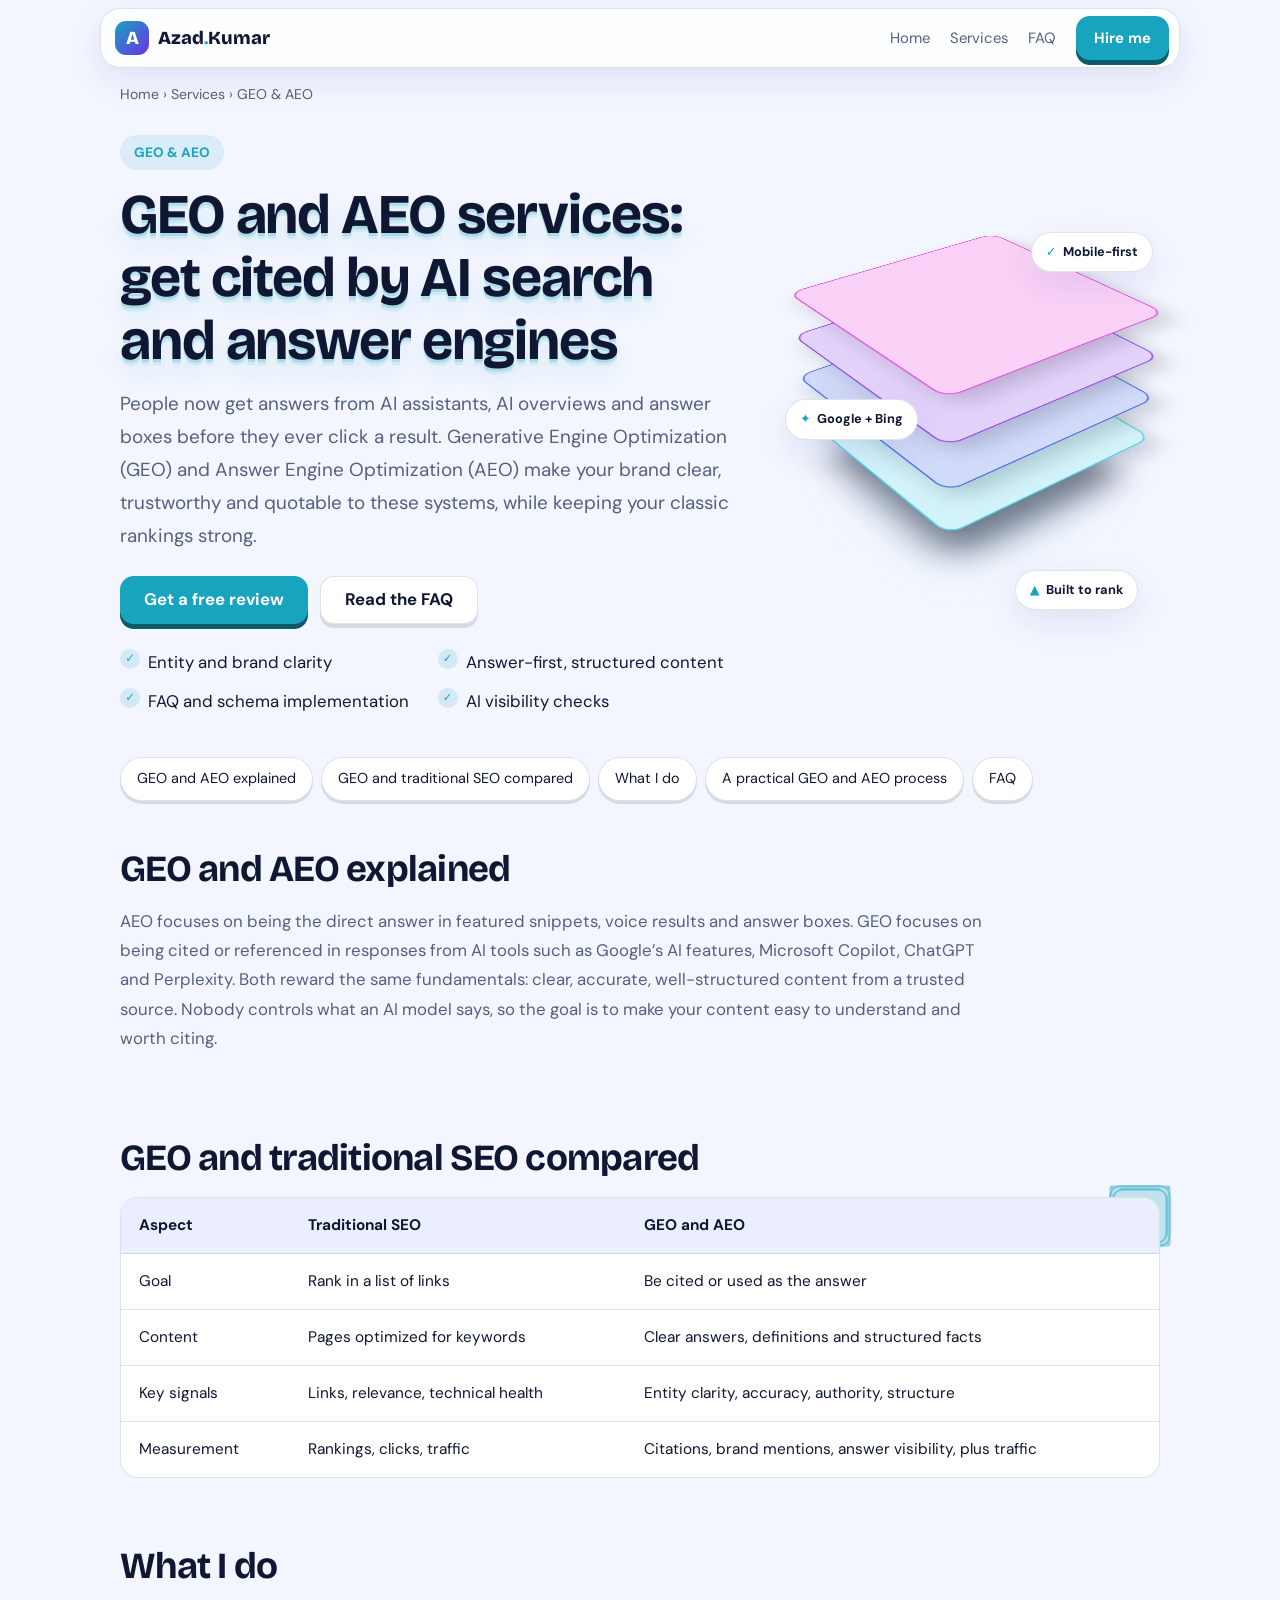
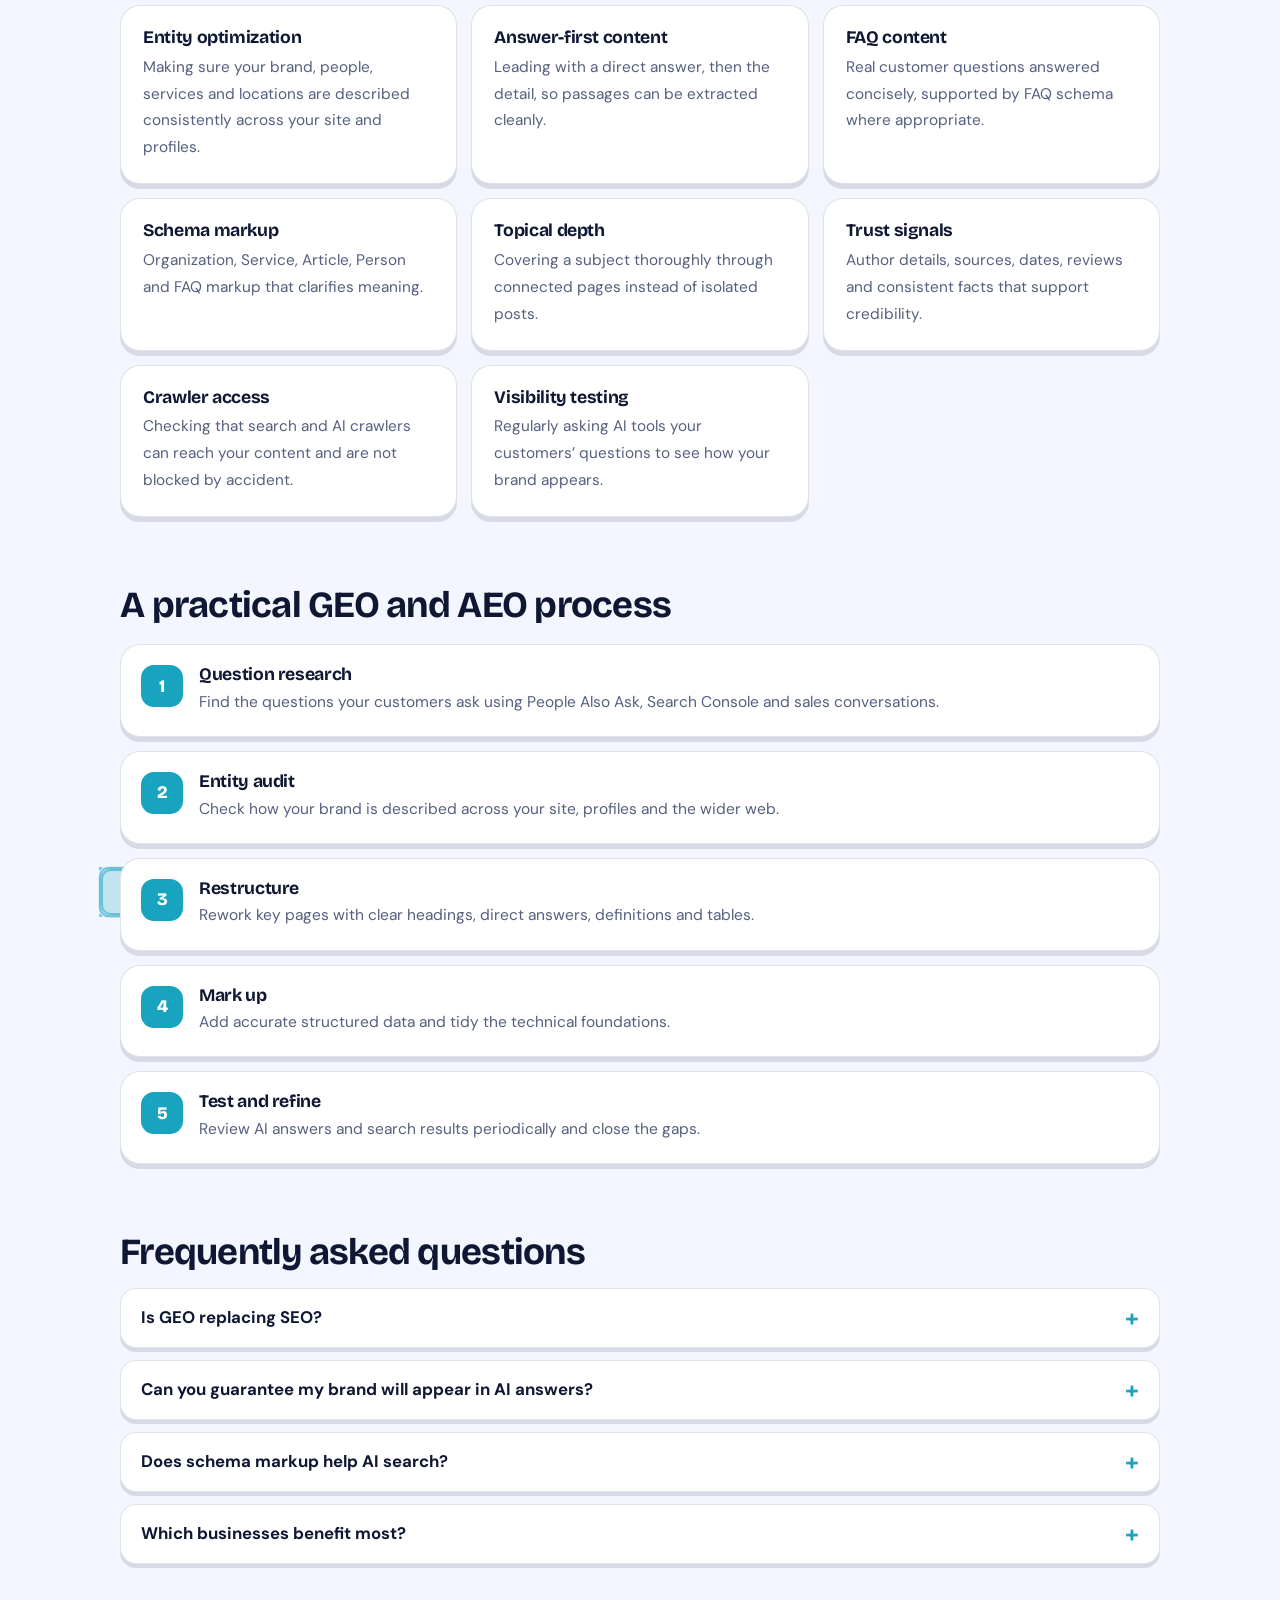
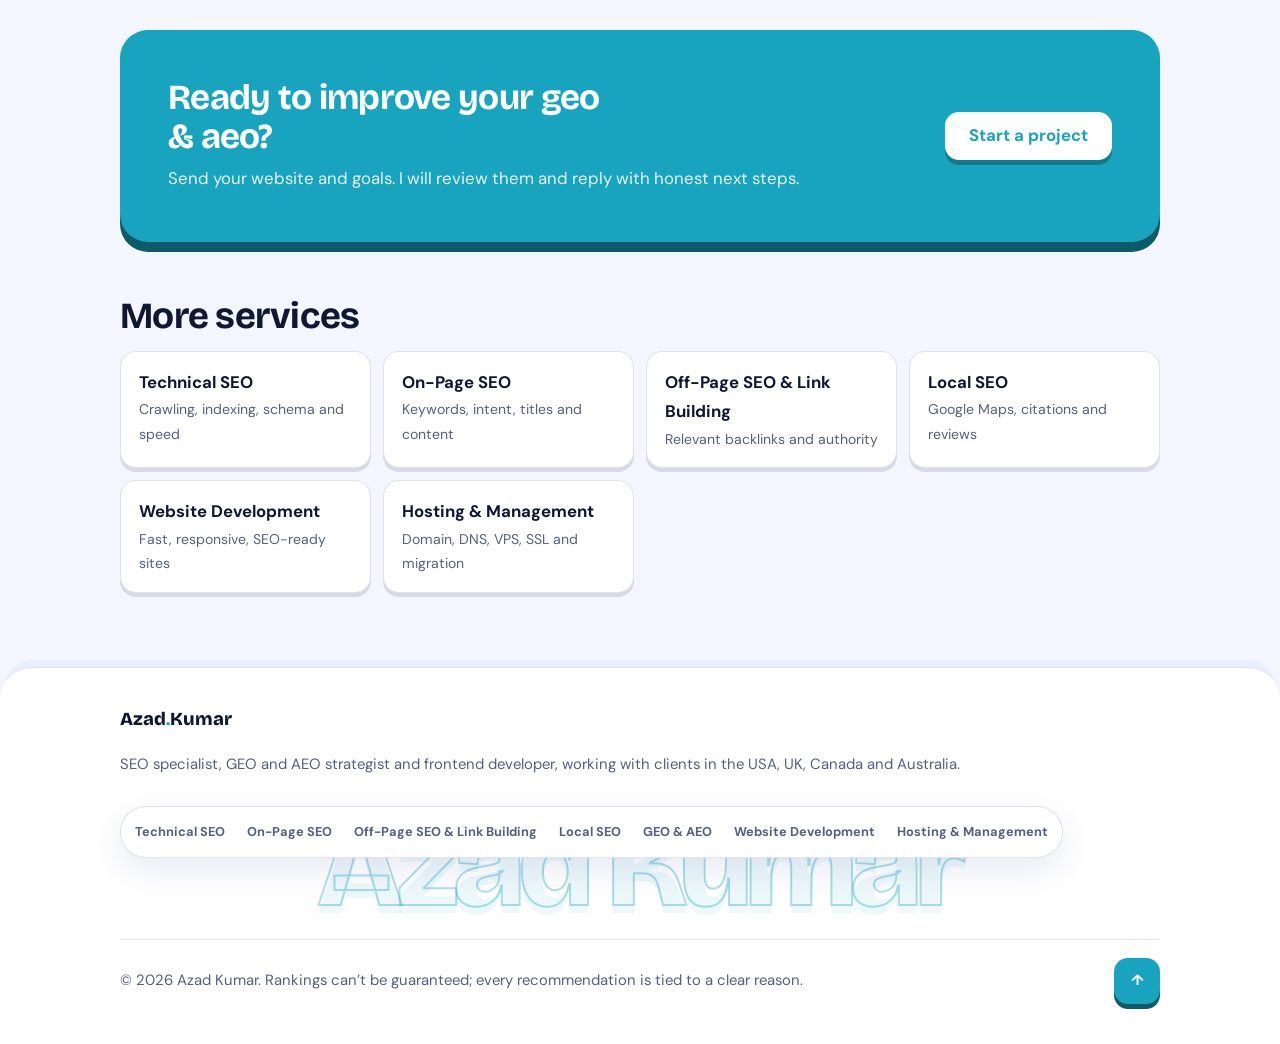
<file: geo-aeo/index.html>
<!DOCTYPE html><html lang="en"><head><meta charset="utf-8"><meta name="viewport" content="width=device-width,initial-scale=1,viewport-fit=cover"><title>GEO &amp; AEO Services: Get Cited in AI Search | Azad Kumar</title><meta name="description" content="GEO and AEO services that make your brand clear and quotable to AI assistants and answer engines through entities, structured content and schema."><link rel="canonical" href="https://azadkumar.vercel.app/geo-aeo/"><meta name="robots" content="index,follow,max-image-preview:large"><meta name="author" content="Azad Kumar"><meta name="theme-color" content="#2B4EFF"><meta property="og:type" content="website"><meta property="og:site_name" content="Azad Kumar"><meta property="og:title" content="GEO &amp; AEO Services: Get Cited in AI Search | Azad Kumar"><meta property="og:description" content="GEO and AEO services that make your brand clear and quotable to AI assistants and answer engines through entities, structured content and schema."><meta property="og:url" content="https://azadkumar.vercel.app/geo-aeo/"><meta name="twitter:card" content="summary"><link rel="preconnect" href="https://fonts.googleapis.com"><link rel="preconnect" href="https://fonts.gstatic.com" crossorigin><link href="https://fonts.googleapis.com/css2?family=Bricolage+Grotesque:wght@600;800&family=DM+Sans:wght@400;700&display=swap" rel="stylesheet"><style>*,*::before,*::after{box-sizing:border-box}:root{--h:225;--bg:#F4F6FF;--sf:#fff;--sf2:#EAEEFF;--tx:#0F1733;--t2:#55607F;--a:hsl(var(--h) 78% 42%);--on:#fff;--ln:rgba(15,23,51,.12);--sh:0 12px 34px rgba(30,50,140,.1);color-scheme:light dark}
@media(prefers-color-scheme:dark){:root{--bg:#0A0F24;--sf:#121A3A;--sf2:#1A2450;--tx:#EEF1FF;--t2:#A3ADD1;--a:hsl(var(--h) 92% 72%);--on:#0A0F24;--ln:rgba(255,255,255,.12);--sh:0 12px 34px rgba(0,0,0,.4)}}
html{scroll-behavior:smooth;scroll-padding-top:90px}body{margin:0;background:var(--bg);color:var(--tx);font:400 1.05rem/1.75 "DM Sans",system-ui,-apple-system,"Segoe UI",sans-serif;overflow-x:hidden;padding:env(safe-area-inset-top) 0 env(safe-area-inset-bottom)}
a{color:var(--a);text-decoration:none}a:hover{text-decoration:underline}h1,h2,h3{font-family:"Bricolage Grotesque","DM Sans",system-ui,sans-serif;line-height:1.12;letter-spacing:-.02em;margin:0}
.w{max-width:1080px;margin:0 auto;padding:0 20px}header{position:sticky;top:0;z-index:10;background:color-mix(in srgb,var(--bg) 88%,transparent);backdrop-filter:blur(14px);border-bottom:1px solid var(--ln)}
header .w{display:flex;align-items:center;justify-content:space-between;height:62px;gap:12px}.logo{font:800 1.15rem "Bricolage Grotesque",sans-serif;color:var(--tx)}.logo b{color:var(--a)}.hn{display:flex;gap:20px;align-items:center;font-size:.93rem}.hn a{color:var(--t2)}
.btn{display:inline-flex;align-items:center;justify-content:center;min-height:48px;padding:0 24px;border-radius:14px;font-weight:700;background:var(--a);color:var(--on)!important;box-shadow:0 5px 0 color-mix(in srgb,var(--a) 55%,#000);text-decoration:none!important}.btn:active{transform:translateY(3px);box-shadow:0 2px 0 color-mix(in srgb,var(--a) 55%,#000)}.btn.g{background:var(--sf);color:var(--tx)!important;border:1px solid var(--ln);box-shadow:0 4px 0 var(--ln)}
.bc{font-size:.88rem;color:var(--t2);padding:22px 0 0}.bc a{color:var(--t2)}
.hero{display:grid;grid-template-columns:1.25fr .75fr;gap:40px;align-items:center;padding:28px 0 36px}.hero h1{font-size:clamp(2rem,6vw,3.5rem);margin:14px 0}.lead{font-size:1.18rem;color:var(--t2);margin:0 0 24px}.cta{display:flex;gap:12px;flex-wrap:wrap}
.tag{display:inline-block;padding:6px 14px;border-radius:999px;background:color-mix(in srgb,var(--a) 12%,transparent);color:var(--a);font-weight:700;font-size:.85rem}
.gl{background:var(--sf);border:1px solid var(--ln);border-radius:24px;padding:24px;box-shadow:var(--sh),0 6px 0 var(--ln)}.ic{width:60px;height:60px;border-radius:18px;display:grid;place-items:center;background:var(--a);margin-bottom:16px;box-shadow:0 5px 0 color-mix(in srgb,var(--a) 55%,#000)}.ic svg{width:30px;height:30px;stroke:var(--on);fill:none;stroke-width:1.8;stroke-linecap:round;stroke-linejoin:round}
.gl h2{font-size:1.15rem;margin-bottom:10px}.ck{list-style:none;margin:14px 0 0;padding:0;display:grid;gap:10px}.ck li{padding-left:28px;position:relative}.ck li::before{content:"✓";position:absolute;left:0;top:1px;width:20px;height:20px;border-radius:50%;display:grid;place-items:center;background:color-mix(in srgb,var(--a) 15%,transparent);color:var(--a);font-size:.72rem;font-weight:800;line-height:1}
.toc{display:flex;gap:8px;overflow-x:auto;padding:4px 20px 14px;margin:0 -20px;scrollbar-width:none}.toc a{flex:none;min-height:44px;display:flex;align-items:center;padding:0 16px;border-radius:999px;background:var(--sf);border:1px solid var(--ln);color:var(--tx);font-size:.9rem;box-shadow:0 3px 0 var(--ln)}
article section,.faq,.rel{padding:34px 0}article h2,.faq h2,.rel h2{font-size:clamp(1.55rem,4vw,2.3rem);margin-bottom:14px}article p{max-width:72ch;color:var(--t2)}
.cg{display:grid;gap:14px;grid-template-columns:repeat(auto-fill,minmax(min(100%,260px),1fr));margin-top:18px}.cd{background:var(--sf);border:1px solid var(--ln);border-radius:20px;padding:22px;box-shadow:0 5px 0 var(--ln)}.cd h3{font-size:1.1rem;margin-bottom:6px}.cd p{margin:0;font-size:.96rem}
.st{list-style:none;counter-reset:s;margin:18px 0 0;padding:0;display:grid;gap:14px}.st li{counter-increment:s;position:relative;background:var(--sf);border:1px solid var(--ln);border-radius:20px;padding:20px 20px 20px 78px;box-shadow:0 5px 0 var(--ln)}.st li::before{content:counter(s);position:absolute;left:20px;top:20px;width:42px;height:42px;border-radius:13px;display:grid;place-items:center;background:var(--a);color:var(--on);font:800 1.1rem "Bricolage Grotesque",sans-serif}.st h3{font-size:1.1rem}.st p{margin:4px 0 0;font-size:.97rem}
.tw{overflow-x:auto;margin-top:18px;border:1px solid var(--ln);border-radius:18px;background:var(--sf)}table{border-collapse:collapse;width:100%;min-width:520px}th,td{text-align:left;padding:14px 18px;border-bottom:1px solid var(--ln);font-size:.96rem;vertical-align:top}th{background:var(--sf2)}tr:last-child td{border:0}
details{background:var(--sf);border:1px solid var(--ln);border-radius:16px;padding:0 20px;margin-bottom:12px;box-shadow:0 4px 0 var(--ln)}summary{cursor:pointer;font-weight:700;min-height:58px;display:flex;align-items:center;justify-content:space-between;gap:12px;list-style:none}summary::-webkit-details-marker{display:none}summary::after{content:"+";color:var(--a);font-size:1.5rem;transition:transform .25s}details[open] summary::after{transform:rotate(45deg)}details p{margin:0 0 18px;color:var(--t2)}
.band{background:var(--a);color:var(--on);border-radius:28px;padding:clamp(26px,6vw,48px);margin:20px 0;display:flex;flex-wrap:wrap;gap:20px;align-items:center;justify-content:space-between;box-shadow:0 10px 0 color-mix(in srgb,var(--a) 55%,#000)}.band h2{font-size:clamp(1.5rem,4vw,2.2rem);max-width:20ch}.band p{margin:8px 0 0;opacity:.9}.band .btn{background:var(--on);color:var(--a)!important;box-shadow:0 5px 0 rgba(0,0,0,.25)}
.rg{display:grid;gap:12px;grid-template-columns:repeat(auto-fill,minmax(min(100%,230px),1fr))}.rg a{display:block;background:var(--sf);border:1px solid var(--ln);border-radius:16px;padding:16px 18px;color:var(--tx);font-weight:700;box-shadow:0 4px 0 var(--ln)}.rg a:hover{border-color:var(--a);text-decoration:none}.rg span{display:block;font-weight:400;color:var(--t2);font-size:.88rem}
footer{margin-top:40px;border-top:1px solid var(--ln);background:var(--sf);padding:34px 0 40px;font-size:.93rem;color:var(--t2)}footer .fl{display:flex;flex-wrap:wrap;gap:6px 22px;margin:14px 0}footer a{color:var(--t2);padding:6px 0}
@media(max-width:860px){.hero{grid-template-columns:1fr}.hn a:not(.btn){display:none}}@media(max-width:520px){.cta .btn{width:100%}.st li{padding:74px 18px 18px}.st li::before{top:18px}}
header{top:8px;padding:0 12px;background:none;border:0;backdrop-filter:none}header .w{background:color-mix(in srgb,var(--sf) 82%,transparent);backdrop-filter:blur(16px);border:1px solid var(--ln);border-radius:20px;height:60px;padding:0 10px 0 14px;box-shadow:var(--sh)}
.logo{display:flex;align-items:center}.lm{display:inline-grid;place-items:center;width:34px;height:34px;border-radius:11px;background:linear-gradient(135deg,var(--a),hsl(calc(var(--h) + 70) 80% 55%));color:#fff;margin-right:9px;font-weight:800}
main{position:relative}.hero h1{text-shadow:0 3px 0 color-mix(in srgb,var(--a) 20%,transparent),0 6px 0 color-mix(in srgb,var(--a) 10%,transparent),0 14px 26px color-mix(in srgb,var(--a) 14%,transparent)}
.hero>div:first-child>*{animation:rise .8s backwards;animation-delay:calc(var(--n,0)*.09s)}@keyframes rise{from{opacity:0;transform:perspective(600px) translateY(26px) rotateX(-14deg)}}
.tr{grid-template-columns:1fr 1fr;margin:24px 0 0}
.scene{position:relative;perspective:1200px;height:clamp(340px,40vw,440px);display:grid;grid-template-columns:minmax(0,1fr);place-items:center;touch-action:pan-y;user-select:none}
.scene::before{content:"";position:absolute;width:80%;aspect-ratio:1;border-radius:50%;background:radial-gradient(circle,color-mix(in srgb,var(--a) 32%,transparent),transparent 68%);filter:blur(30px)}
.rig{position:relative;width:300px;height:300px;transform-style:preserve-3d;transform:scale(var(--k,1)) rotateX(var(--rx,58deg)) rotateZ(var(--rz,-38deg));transition:transform .3s ease-out}
.spin{position:absolute;inset:0;transform-style:preserve-3d;animation:sw 9s ease-in-out infinite alternate}@keyframes sw{from{transform:rotateZ(-7deg)}to{transform:rotateZ(7deg)}}
.lyr{position:absolute;inset:0;border-radius:20px;transform:translateZ(calc(var(--z)*54px));animation:lf 5s ease-in-out infinite;animation-delay:calc(var(--z)*-.6s);background:color-mix(in srgb,var(--c) 22%,var(--sf));border:2px solid color-mix(in srgb,var(--c) 75%,transparent);box-shadow:0 18px 30px rgba(10,15,40,.18);display:flex;align-items:flex-end;padding:14px 18px;transform-style:preserve-3d}
.lyr b{font:800 1.25rem "Bricolage Grotesque",sans-serif}.lyr svg{position:absolute;inset:0;margin:auto;width:42%;height:42%;stroke:var(--c);fill:none;stroke-width:1.6;stroke-linecap:round;stroke-linejoin:round;transform:translateZ(6px)}
@keyframes lf{50%{transform:translateZ(calc(var(--z)*54px + 12px))}}.shd{position:absolute;inset:6%;border-radius:30px;background:rgba(10,15,40,.4);filter:blur(22px);transform:translateZ(-60px)}
.fl{position:absolute;padding:8px 14px;border-radius:999px;background:var(--sf);border:1px solid var(--ln);box-shadow:var(--sh);font-size:.8rem;font-weight:700;animation:fy 5s ease-in-out infinite;white-space:nowrap}.fl i{color:var(--a);font-style:normal;margin-right:6px}
.f1{top:6%;right:2%}.f2{top:44%;left:0;animation-delay:-1.6s}.f3{bottom:8%;right:6%;animation-delay:-3s}@keyframes fy{50%{transform:translateY(-10px)}}
.cd,.st li,.rg a{position:relative;transform-style:preserve-3d;transition:transform .25s ease-out,box-shadow .25s,border-color .2s}
.cd::after,.st li::after,.rg a::after{content:"";position:absolute;inset:0;border-radius:inherit;background:radial-gradient(280px circle at var(--gx,50%) var(--gy,0%),color-mix(in srgb,var(--a) 18%,transparent),transparent 60%);opacity:0;transition:opacity .25s;pointer-events:none}
.cd:hover::after,.st li:hover::after,.rg a:hover::after{opacity:1}.cd h3,.st h3{transform:translateZ(16px)}.st li::before{transform:translateZ(28px)}
html.js .rv{opacity:0;transform:perspective(1100px) translateY(36px) rotateX(9deg);transform-origin:50% 0;transition:opacity .7s,transform .8s cubic-bezier(.2,.7,.2,1)}html.js .rv.in{opacity:1;transform:none}
.rv.in .cg>*,.rv.in .st>*,.rv.in .rg>*{animation:in3 .8s backwards;animation-delay:calc(var(--i,0)*80ms)}@keyframes in3{from{opacity:0;transform:perspective(800px) rotateX(-20deg) translateY(34px) scale(.95)}}
.cw{position:absolute;width:var(--s,60px);height:var(--s,60px);perspective:520px;pointer-events:none;z-index:0}.cube{position:absolute;inset:0;transform-style:preserve-3d;animation:cb 20s linear infinite}@keyframes cb{from{transform:rotateX(-24deg) rotateY(0)}to{transform:rotateX(-24deg) rotateY(360deg)}}
.cube i{position:absolute;inset:0;border-radius:10px;border:2px solid color-mix(in srgb,var(--a) 55%,transparent);background:color-mix(in srgb,var(--a) 12%,transparent)}
.cube i:nth-child(1){transform:translateZ(calc(var(--s)/2))}.cube i:nth-child(2){transform:rotateY(180deg) translateZ(calc(var(--s)/2))}.cube i:nth-child(3){transform:rotateY(90deg) translateZ(calc(var(--s)/2))}.cube i:nth-child(4){transform:rotateY(-90deg) translateZ(calc(var(--s)/2))}.cube i:nth-child(5){transform:rotateX(90deg) translateZ(calc(var(--s)/2))}.cube i:nth-child(6){transform:rotateX(-90deg) translateZ(calc(var(--s)/2))}
main>*:not(.cw){position:relative;z-index:1}
footer{border-radius:32px 32px 0 0;box-shadow:0 -12px 0 -5px var(--sf2);overflow:hidden}.fw{font:800 clamp(2.6rem,13vw,8rem) "Bricolage Grotesque",sans-serif;line-height:.95;letter-spacing:-.04em;color:transparent;-webkit-text-stroke:2px color-mix(in srgb,var(--a) 35%,transparent);text-shadow:0 8px 0 color-mix(in srgb,var(--a) 8%,transparent);margin:26px 0 14px;text-align:center;white-space:nowrap}
.fb{display:flex;flex-wrap:wrap;gap:12px 24px;justify-content:space-between;align-items:center;border-top:1px solid var(--ln);padding-top:18px}.top{width:46px;height:46px;border-radius:14px;display:grid;place-items:center;background:var(--a);color:var(--on)!important;font-weight:800;box-shadow:0 5px 0 color-mix(in srgb,var(--a) 55%,#000);text-decoration:none!important}.top:active{transform:translateY(3px)}
@media(max-width:860px){.scene{height:calc(440px*var(--k,1));min-height:300px}}@media(max-width:700px){.cw{--s:44px!important;opacity:.6}.tr{grid-template-columns:1fr}.fl{font-size:.72rem;padding:6px 10px}.f1{top:0;right:0}.f2{top:34%;left:0}.f3{bottom:12%;right:0}.fb{justify-content:center;text-align:center}}
@media(prefers-reduced-motion:reduce){*,*::before,*::after{animation:none!important;transition:none!important;scroll-behavior:auto!important}html.js .rv{opacity:1;transform:none}}:root{--h:190}</style><script>document.documentElement.className="js"</script><script type="application/ld+json">{"@context": "https://schema.org", "@graph": [{"@type": "WebPage", "@id": "https://azadkumar.vercel.app/geo-aeo/#webpage", "url": "https://azadkumar.vercel.app/geo-aeo/", "name": "GEO & AEO Services: Get Cited in AI Search | Azad Kumar", "description": "GEO and AEO services that make your brand clear and quotable to AI assistants and answer engines through entities, structured content and schema.", "inLanguage": "en", "dateModified": "2026-11-03", "breadcrumb": {"@id": "https://azadkumar.vercel.app/geo-aeo/#bc"}}, {"@type": "BreadcrumbList", "@id": "https://azadkumar.vercel.app/geo-aeo/#bc", "itemListElement": [{"@type": "ListItem", "position": 1, "name": "Home", "item": "https://azadkumar.vercel.app/"}, {"@type": "ListItem", "position": 2, "name": "Services", "item": "https://azadkumar.vercel.app/#services"}, {"@type": "ListItem", "position": 3, "name": "GEO & AEO", "item": "https://azadkumar.vercel.app/geo-aeo/"}]}, {"@type": "Service", "name": "GEO & AEO", "serviceType": "GEO & AEO", "description": "GEO and AEO services that make your brand clear and quotable to AI assistants and answer engines through entities, structured content and schema.", "url": "https://azadkumar.vercel.app/geo-aeo/", "provider": {"@type": "Person", "name": "Azad Kumar", "url": "https://azadkumar.vercel.app/", "jobTitle": "SEO Specialist, GEO and AEO Strategist, Frontend Developer"}, "areaServed": ["United States", "United Kingdom", "Canada", "Australia"]}, {"@type": "FAQPage", "mainEntity": [{"@type": "Question", "name": "Is GEO replacing SEO?", "acceptedAnswer": {"@type": "Answer", "text": "No. AI systems often draw on web content that search engines already index, so strong SEO remains the base."}}, {"@type": "Question", "name": "Can you guarantee my brand will appear in AI answers?", "acceptedAnswer": {"@type": "Answer", "text": "Nobody can. AI outputs vary and are controlled by the platforms. I improve the signals within your control."}}, {"@type": "Question", "name": "Does schema markup help AI search?", "acceptedAnswer": {"@type": "Answer", "text": "It helps machines interpret your content, but it does not guarantee citations. Content quality still matters most."}}, {"@type": "Question", "name": "Which businesses benefit most?", "acceptedAnswer": {"@type": "Answer", "text": "Brands that answer questions for a living: SaaS companies, service businesses, publishers, affiliates and local providers."}}]}]}</script></head><body>
<header><div class="w"><a class="logo" href="/"><span class="lm">A</span>Azad<b>.</b>Kumar</a><nav class="hn" aria-label="Main"><a href="/">Home</a><a href="/#services">Services</a><a href="/#faq">FAQ</a><a class="btn" href="/#contact" style="min-height:44px;padding:0 18px">Hire me</a></nav></div></header>
<main class="w"><div class="cw" aria-hidden="true" style="right:1%;top:30%;--s:58px"><div class="cube"><i></i><i></i><i></i><i></i><i></i><i></i></div></div><div class="cw" aria-hidden="true" style="left:0;top:64%;--s:48px"><div class="cube"><i></i><i></i><i></i><i></i><i></i><i></i></div></div><nav class="bc" aria-label="Breadcrumb"><a href="/">Home</a> › <a href="/#services">Services</a> › <span>GEO &amp; AEO</span></nav>
<div class="hero"><div><span class="tag">GEO &amp; AEO</span><h1>GEO and AEO services: get cited by AI search and answer engines</h1><p class="lead">People now get answers from AI assistants, AI overviews and answer boxes before they ever click a result. Generative Engine Optimization (GEO) and Answer Engine Optimization (AEO) make your brand clear, trustworthy and quotable to these systems, while keeping your classic rankings strong.</p><div class="cta"><a class="btn" href="/#contact">Get a free review</a><a class="btn g" href="#faq">Read the FAQ</a></div><ul class="ck tr"><li>Entity and brand clarity</li><li>Answer-first, structured content</li><li>FAQ and schema implementation</li><li>AI visibility checks</li></ul></div>
<div class="scene" aria-hidden="true"><div class="rig" id="rig"><div class="spin"><div class="shd"></div><div class="lyr" style="--z:0;--c:hsl(190 80% 55%)"><b>Entities</b></div><div class="lyr" style="--z:1;--c:hsl(228 80% 55%)"><b>Answers</b></div><div class="lyr" style="--z:2;--c:hsl(266 80% 55%)"><b>Schema</b></div><div class="lyr" style="--z:3;--c:hsl(304 80% 55%)"><b>Citations</b><svg viewBox="0 0 24 24"><path d="M12 3l2 5 5 2-5 2-2 5-2-5-5-2 5-2zM19 15l1 2 2 1-2 1-1 2-1-2-2-1 2-1z"/></svg></div></div></div><span class="fl f1"><i>✓</i>Mobile-first</span><span class="fl f2"><i>✦</i>Google + Bing</span><span class="fl f3"><i>▲</i>Built to rank</span></div></div>
<nav class="toc" aria-label="On this page"><a href="#geo-and-aeo-explained">GEO and AEO explained</a><a href="#geo-and-traditional-seo-compared">GEO and traditional SEO compared</a><a href="#what-i-do">What I do</a><a href="#a-practical-geo-and-aeo-process">A practical GEO and AEO process</a><a href="#faq">FAQ</a></nav>
<article><section class="rv" id="geo-and-aeo-explained"><h2>GEO and AEO explained</h2><p>AEO focuses on being the direct answer in featured snippets, voice results and answer boxes. GEO focuses on being cited or referenced in responses from AI tools such as Google’s AI features, Microsoft Copilot, ChatGPT and Perplexity. Both reward the same fundamentals: clear, accurate, well-structured content from a trusted source. Nobody controls what an AI model says, so the goal is to make your content easy to understand and worth citing.</p></section><section class="rv" id="geo-and-traditional-seo-compared"><h2>GEO and traditional SEO compared</h2><div class="tw"><table><thead><tr><th>Aspect</th><th>Traditional SEO</th><th>GEO and AEO</th></tr></thead><tbody><tr><td>Goal</td><td>Rank in a list of links</td><td>Be cited or used as the answer</td></tr><tr><td>Content</td><td>Pages optimized for keywords</td><td>Clear answers, definitions and structured facts</td></tr><tr><td>Key signals</td><td>Links, relevance, technical health</td><td>Entity clarity, accuracy, authority, structure</td></tr><tr><td>Measurement</td><td>Rankings, clicks, traffic</td><td>Citations, brand mentions, answer visibility, plus traffic</td></tr></tbody></table></div></section><section class="rv" id="what-i-do"><h2>What I do</h2><div class="cg"><div class="cd"><h3>Entity optimization</h3><p>Making sure your brand, people, services and locations are described consistently across your site and profiles.</p></div><div class="cd"><h3>Answer-first content</h3><p>Leading with a direct answer, then the detail, so passages can be extracted cleanly.</p></div><div class="cd"><h3>FAQ content</h3><p>Real customer questions answered concisely, supported by FAQ schema where appropriate.</p></div><div class="cd"><h3>Schema markup</h3><p>Organization, Service, Article, Person and FAQ markup that clarifies meaning.</p></div><div class="cd"><h3>Topical depth</h3><p>Covering a subject thoroughly through connected pages instead of isolated posts.</p></div><div class="cd"><h3>Trust signals</h3><p>Author details, sources, dates, reviews and consistent facts that support credibility.</p></div><div class="cd"><h3>Crawler access</h3><p>Checking that search and AI crawlers can reach your content and are not blocked by accident.</p></div><div class="cd"><h3>Visibility testing</h3><p>Regularly asking AI tools your customers’ questions to see how your brand appears.</p></div></div></section><section class="rv" id="a-practical-geo-and-aeo-process"><h2>A practical GEO and AEO process</h2><ol class="st"><li><h3>Question research</h3><p>Find the questions your customers ask using People Also Ask, Search Console and sales conversations.</p></li><li><h3>Entity audit</h3><p>Check how your brand is described across your site, profiles and the wider web.</p></li><li><h3>Restructure</h3><p>Rework key pages with clear headings, direct answers, definitions and tables.</p></li><li><h3>Mark up</h3><p>Add accurate structured data and tidy the technical foundations.</p></li><li><h3>Test and refine</h3><p>Review AI answers and search results periodically and close the gaps.</p></li></ol></section></article>
<section class="faq rv" id="faq"><h2>Frequently asked questions</h2><details><summary>Is GEO replacing SEO?</summary><p>No. AI systems often draw on web content that search engines already index, so strong SEO remains the base.</p></details><details><summary>Can you guarantee my brand will appear in AI answers?</summary><p>Nobody can. AI outputs vary and are controlled by the platforms. I improve the signals within your control.</p></details><details><summary>Does schema markup help AI search?</summary><p>It helps machines interpret your content, but it does not guarantee citations. Content quality still matters most.</p></details><details><summary>Which businesses benefit most?</summary><p>Brands that answer questions for a living: SaaS companies, service businesses, publishers, affiliates and local providers.</p></details></section>
<div class="band rv"><div><h2>Ready to improve your geo &amp; aeo?</h2><p>Send your website and goals. I will review them and reply with honest next steps.</p></div><a class="btn" href="/#contact">Start a project</a></div>
<section class="rel rv"><h2>More services</h2><div class="rg"><a href="/technical-seo/">Technical SEO<span>Crawling, indexing, schema and speed</span></a><a href="/on-page-seo/">On-Page SEO<span>Keywords, intent, titles and content</span></a><a href="/off-page-seo/">Off-Page SEO &amp; Link Building<span>Relevant backlinks and authority</span></a><a href="/local-seo/">Local SEO<span>Google Maps, citations and reviews</span></a><a href="/website-development/">Website Development<span>Fast, responsive, SEO-ready sites</span></a><a href="/hosting-management/">Hosting &amp; Management<span>Domain, DNS, VPS, SSL and migration</span></a></div></section></main>
<footer><div class="w"><a class="logo" href="/">Azad<b>.</b>Kumar</a><p>SEO specialist, GEO and AEO strategist and frontend developer, working with clients in the USA, UK, Canada and Australia.</p><div class="fl"><a href="/technical-seo/">Technical SEO</a><a href="/on-page-seo/">On-Page SEO</a><a href="/off-page-seo/">Off-Page SEO &amp; Link Building</a><a href="/local-seo/">Local SEO</a><a href="/geo-aeo/">GEO &amp; AEO</a><a href="/website-development/">Website Development</a><a href="/hosting-management/">Hosting &amp; Management</a></div><div class="fw" aria-hidden="true">Azad Kumar</div><div class="fb"><span>© 2026 Azad Kumar. Rankings can’t be guaranteed; every recommendation is tied to a clear reason.</span><a class="top" href="#" aria-label="Back to top">↑</a></div></div></footer><script>(()=>{const q=s=>document.querySelectorAll(s),RM=matchMedia("(prefers-reduced-motion:reduce)").matches;
q(".hero>div:first-child>*").forEach((e,i)=>e.style.setProperty("--n",i));
q(".cg,.st,.rg").forEach(g=>[...g.children].forEach((c,i)=>c.style.setProperty("--i",i%8)));
const io=new IntersectionObserver(es=>es.forEach(x=>{if(x.isIntersecting){x.target.classList.add("in");io.unobserve(x.target)}}),{threshold:.06});q(".rv").forEach(el=>io.observe(el));
const sc=document.querySelector(".scene"),rg=document.getElementById("rig");
const fit=()=>sc.style.setProperty("--k",Math.min(1,Math.max(.5,sc.clientWidth/450)).toFixed(3));fit();addEventListener("resize",fit);
if(!RM){sc.addEventListener("pointermove",e=>{const r=sc.getBoundingClientRect(),x=(e.clientX-r.left)/r.width-.5,y=(e.clientY-r.top)/r.height-.5;rg.style.setProperty("--rz",(-38+x*44)+"deg");rg.style.setProperty("--rx",(58-y*26)+"deg")});sc.addEventListener("pointerleave",()=>{rg.style.removeProperty("--rz");rg.style.removeProperty("--rx")});
const m=document.querySelector("main"),cw=[...q(".cw")];addEventListener("scroll",()=>cw.forEach(c=>c.style.translate="0 "+(m.getBoundingClientRect().top*-.05)+"px"),{passive:true})}
if(matchMedia("(hover:hover)").matches&&!RM){const T=".cd,.st li,.rg a";document.addEventListener("pointermove",e=>{const c=e.target.closest(T);if(!c)return;const r=c.getBoundingClientRect(),x=(e.clientX-r.left)/r.width-.5,y=(e.clientY-r.top)/r.height-.5;c.style.transform="perspective(900px) rotateX("+(-y*9)+"deg) rotateY("+(x*11)+"deg) translateZ(8px)";c.style.setProperty("--gx",(x+.5)*100+"%");c.style.setProperty("--gy",(y+.5)*100+"%")});document.addEventListener("pointerout",e=>{const c=e.target.closest(T);if(c&&!c.contains(e.relatedTarget))c.style.transform=""})}})();</script></body></html>
</file>
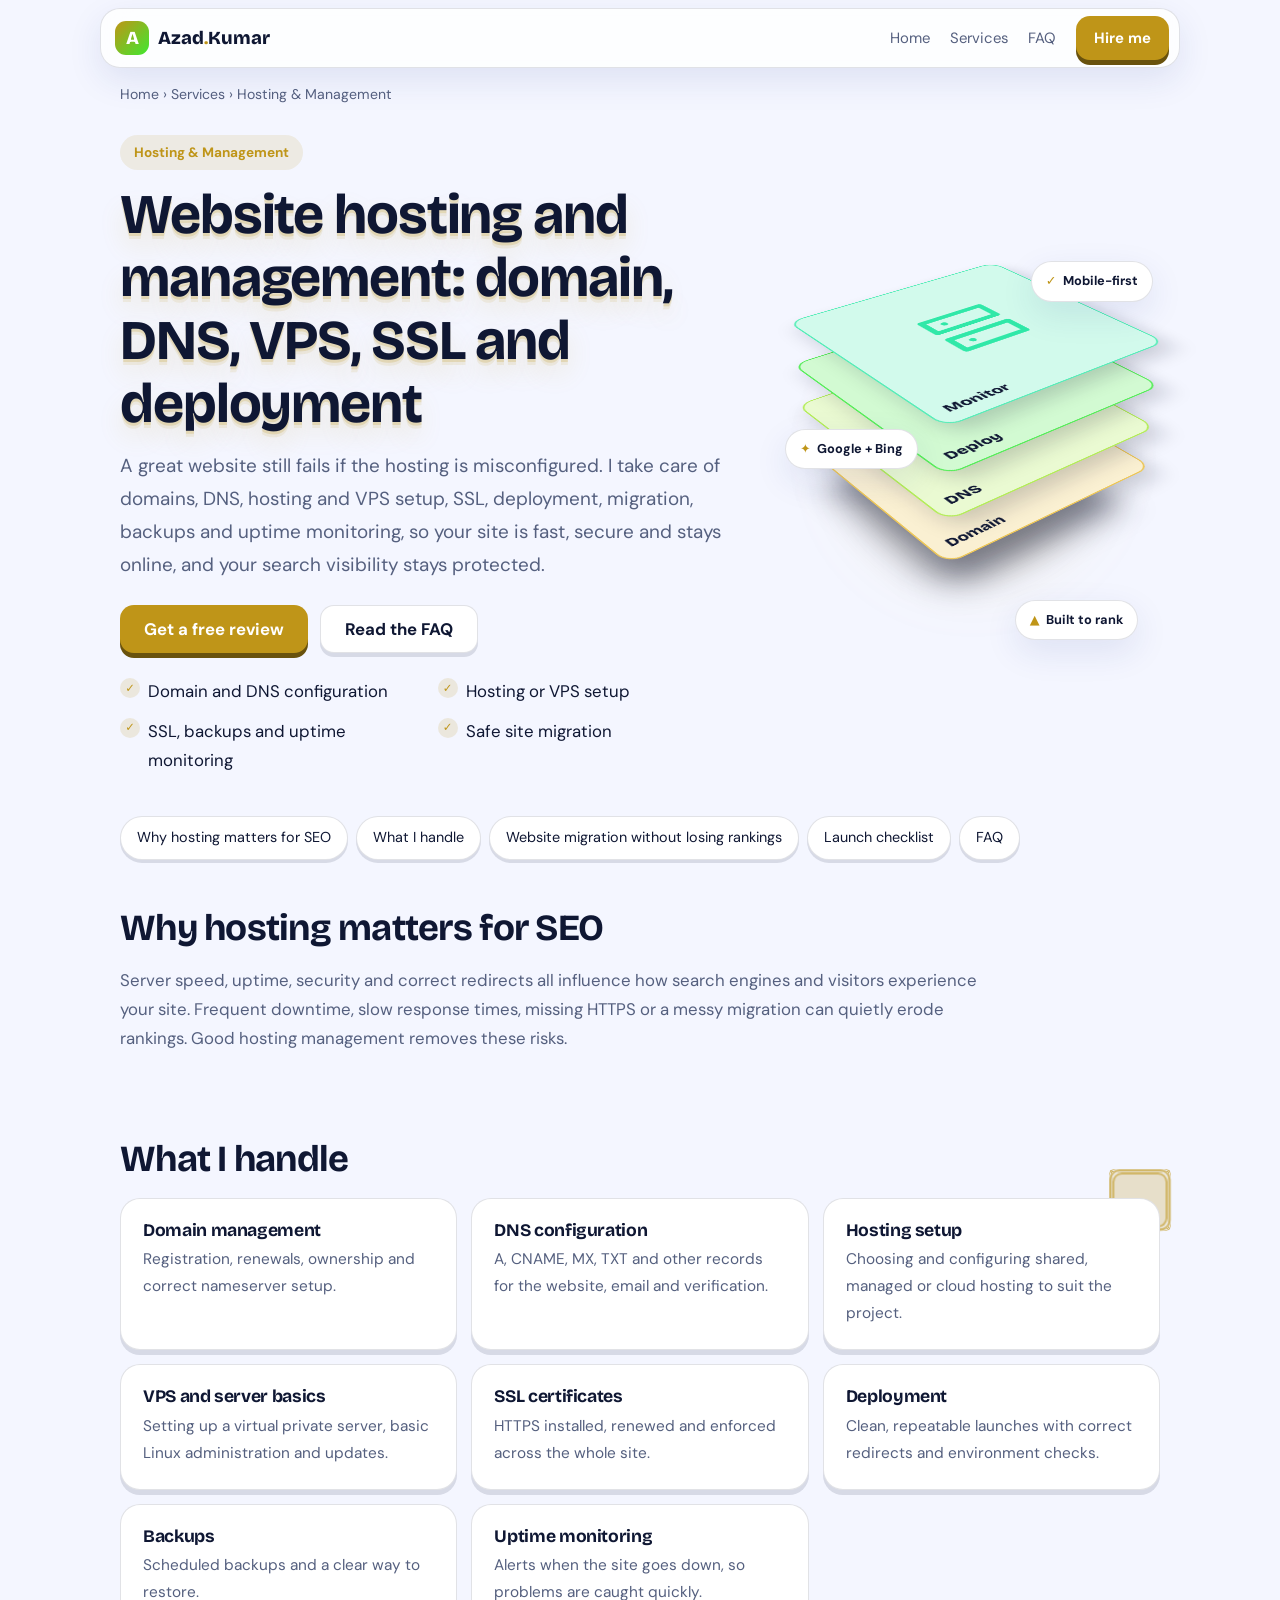
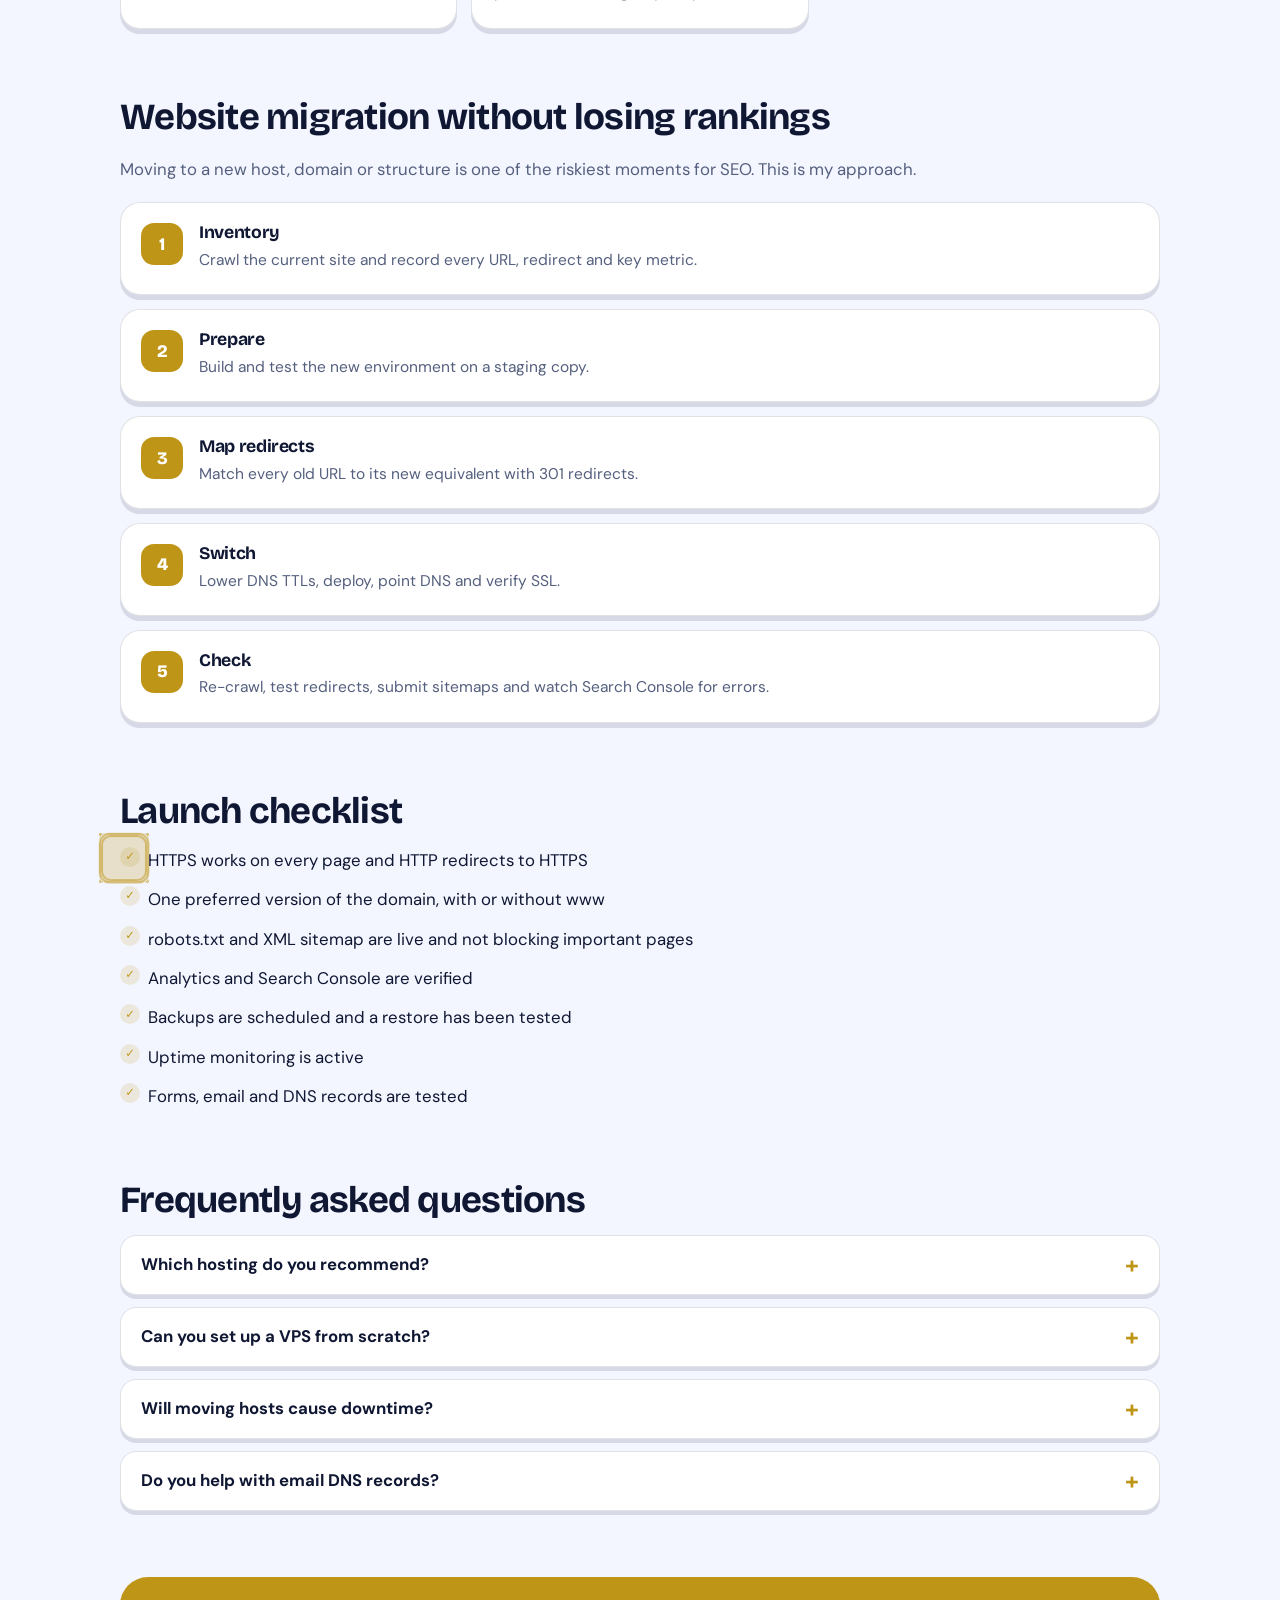
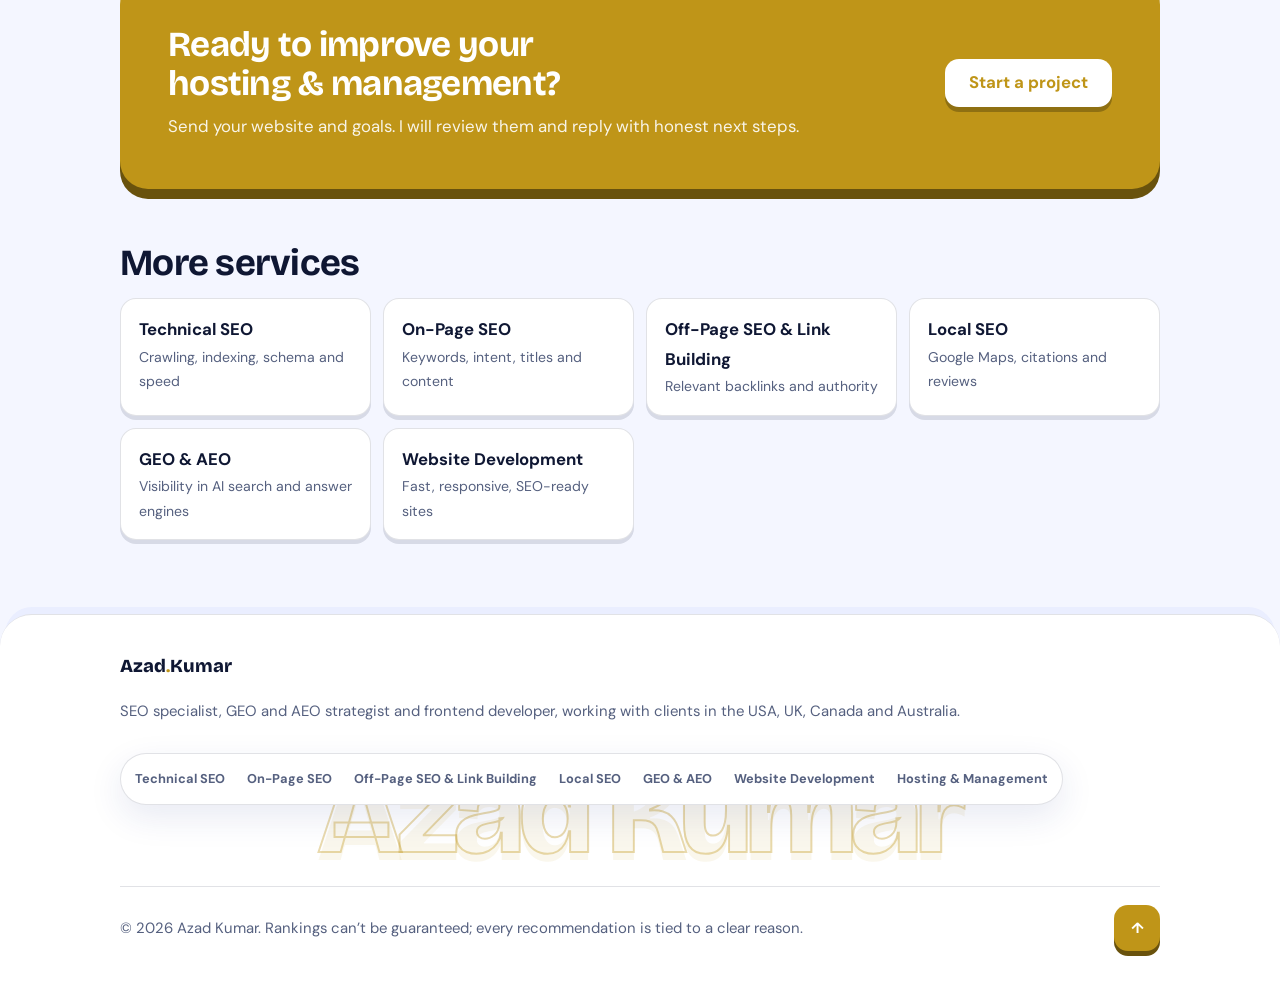
<file: hosting-management/index.html>
<!DOCTYPE html><html lang="en"><head><meta charset="utf-8"><meta name="viewport" content="width=device-width,initial-scale=1,viewport-fit=cover"><title>Website Hosting, VPS &amp; Migration Services | Azad Kumar</title><meta name="description" content="Website hosting and management: domain and DNS setup, VPS, SSL, deployment, backups, uptime monitoring and safe migrations that protect your rankings."><link rel="canonical" href="https://azadkumar.vercel.app/hosting-management/"><meta name="robots" content="index,follow,max-image-preview:large"><meta name="author" content="Azad Kumar"><meta name="theme-color" content="#2B4EFF"><meta property="og:type" content="website"><meta property="og:site_name" content="Azad Kumar"><meta property="og:title" content="Website Hosting, VPS &amp; Migration Services | Azad Kumar"><meta property="og:description" content="Website hosting and management: domain and DNS setup, VPS, SSL, deployment, backups, uptime monitoring and safe migrations that protect your rankings."><meta property="og:url" content="https://azadkumar.vercel.app/hosting-management/"><meta name="twitter:card" content="summary"><link rel="preconnect" href="https://fonts.googleapis.com"><link rel="preconnect" href="https://fonts.gstatic.com" crossorigin><link href="https://fonts.googleapis.com/css2?family=Bricolage+Grotesque:wght@600;800&family=DM+Sans:wght@400;700&display=swap" rel="stylesheet"><style>*,*::before,*::after{box-sizing:border-box}:root{--h:225;--bg:#F4F6FF;--sf:#fff;--sf2:#EAEEFF;--tx:#0F1733;--t2:#55607F;--a:hsl(var(--h) 78% 42%);--on:#fff;--ln:rgba(15,23,51,.12);--sh:0 12px 34px rgba(30,50,140,.1);color-scheme:light dark}
@media(prefers-color-scheme:dark){:root{--bg:#0A0F24;--sf:#121A3A;--sf2:#1A2450;--tx:#EEF1FF;--t2:#A3ADD1;--a:hsl(var(--h) 92% 72%);--on:#0A0F24;--ln:rgba(255,255,255,.12);--sh:0 12px 34px rgba(0,0,0,.4)}}
html{scroll-behavior:smooth;scroll-padding-top:90px}body{margin:0;background:var(--bg);color:var(--tx);font:400 1.05rem/1.75 "DM Sans",system-ui,-apple-system,"Segoe UI",sans-serif;overflow-x:hidden;padding:env(safe-area-inset-top) 0 env(safe-area-inset-bottom)}
a{color:var(--a);text-decoration:none}a:hover{text-decoration:underline}h1,h2,h3{font-family:"Bricolage Grotesque","DM Sans",system-ui,sans-serif;line-height:1.12;letter-spacing:-.02em;margin:0}
.w{max-width:1080px;margin:0 auto;padding:0 20px}header{position:sticky;top:0;z-index:10;background:color-mix(in srgb,var(--bg) 88%,transparent);backdrop-filter:blur(14px);border-bottom:1px solid var(--ln)}
header .w{display:flex;align-items:center;justify-content:space-between;height:62px;gap:12px}.logo{font:800 1.15rem "Bricolage Grotesque",sans-serif;color:var(--tx)}.logo b{color:var(--a)}.hn{display:flex;gap:20px;align-items:center;font-size:.93rem}.hn a{color:var(--t2)}
.btn{display:inline-flex;align-items:center;justify-content:center;min-height:48px;padding:0 24px;border-radius:14px;font-weight:700;background:var(--a);color:var(--on)!important;box-shadow:0 5px 0 color-mix(in srgb,var(--a) 55%,#000);text-decoration:none!important}.btn:active{transform:translateY(3px);box-shadow:0 2px 0 color-mix(in srgb,var(--a) 55%,#000)}.btn.g{background:var(--sf);color:var(--tx)!important;border:1px solid var(--ln);box-shadow:0 4px 0 var(--ln)}
.bc{font-size:.88rem;color:var(--t2);padding:22px 0 0}.bc a{color:var(--t2)}
.hero{display:grid;grid-template-columns:1.25fr .75fr;gap:40px;align-items:center;padding:28px 0 36px}.hero h1{font-size:clamp(2rem,6vw,3.5rem);margin:14px 0}.lead{font-size:1.18rem;color:var(--t2);margin:0 0 24px}.cta{display:flex;gap:12px;flex-wrap:wrap}
.tag{display:inline-block;padding:6px 14px;border-radius:999px;background:color-mix(in srgb,var(--a) 12%,transparent);color:var(--a);font-weight:700;font-size:.85rem}
.gl{background:var(--sf);border:1px solid var(--ln);border-radius:24px;padding:24px;box-shadow:var(--sh),0 6px 0 var(--ln)}.ic{width:60px;height:60px;border-radius:18px;display:grid;place-items:center;background:var(--a);margin-bottom:16px;box-shadow:0 5px 0 color-mix(in srgb,var(--a) 55%,#000)}.ic svg{width:30px;height:30px;stroke:var(--on);fill:none;stroke-width:1.8;stroke-linecap:round;stroke-linejoin:round}
.gl h2{font-size:1.15rem;margin-bottom:10px}.ck{list-style:none;margin:14px 0 0;padding:0;display:grid;gap:10px}.ck li{padding-left:28px;position:relative}.ck li::before{content:"✓";position:absolute;left:0;top:1px;width:20px;height:20px;border-radius:50%;display:grid;place-items:center;background:color-mix(in srgb,var(--a) 15%,transparent);color:var(--a);font-size:.72rem;font-weight:800;line-height:1}
.toc{display:flex;gap:8px;overflow-x:auto;padding:4px 20px 14px;margin:0 -20px;scrollbar-width:none}.toc a{flex:none;min-height:44px;display:flex;align-items:center;padding:0 16px;border-radius:999px;background:var(--sf);border:1px solid var(--ln);color:var(--tx);font-size:.9rem;box-shadow:0 3px 0 var(--ln)}
article section,.faq,.rel{padding:34px 0}article h2,.faq h2,.rel h2{font-size:clamp(1.55rem,4vw,2.3rem);margin-bottom:14px}article p{max-width:72ch;color:var(--t2)}
.cg{display:grid;gap:14px;grid-template-columns:repeat(auto-fill,minmax(min(100%,260px),1fr));margin-top:18px}.cd{background:var(--sf);border:1px solid var(--ln);border-radius:20px;padding:22px;box-shadow:0 5px 0 var(--ln)}.cd h3{font-size:1.1rem;margin-bottom:6px}.cd p{margin:0;font-size:.96rem}
.st{list-style:none;counter-reset:s;margin:18px 0 0;padding:0;display:grid;gap:14px}.st li{counter-increment:s;position:relative;background:var(--sf);border:1px solid var(--ln);border-radius:20px;padding:20px 20px 20px 78px;box-shadow:0 5px 0 var(--ln)}.st li::before{content:counter(s);position:absolute;left:20px;top:20px;width:42px;height:42px;border-radius:13px;display:grid;place-items:center;background:var(--a);color:var(--on);font:800 1.1rem "Bricolage Grotesque",sans-serif}.st h3{font-size:1.1rem}.st p{margin:4px 0 0;font-size:.97rem}
.tw{overflow-x:auto;margin-top:18px;border:1px solid var(--ln);border-radius:18px;background:var(--sf)}table{border-collapse:collapse;width:100%;min-width:520px}th,td{text-align:left;padding:14px 18px;border-bottom:1px solid var(--ln);font-size:.96rem;vertical-align:top}th{background:var(--sf2)}tr:last-child td{border:0}
details{background:var(--sf);border:1px solid var(--ln);border-radius:16px;padding:0 20px;margin-bottom:12px;box-shadow:0 4px 0 var(--ln)}summary{cursor:pointer;font-weight:700;min-height:58px;display:flex;align-items:center;justify-content:space-between;gap:12px;list-style:none}summary::-webkit-details-marker{display:none}summary::after{content:"+";color:var(--a);font-size:1.5rem;transition:transform .25s}details[open] summary::after{transform:rotate(45deg)}details p{margin:0 0 18px;color:var(--t2)}
.band{background:var(--a);color:var(--on);border-radius:28px;padding:clamp(26px,6vw,48px);margin:20px 0;display:flex;flex-wrap:wrap;gap:20px;align-items:center;justify-content:space-between;box-shadow:0 10px 0 color-mix(in srgb,var(--a) 55%,#000)}.band h2{font-size:clamp(1.5rem,4vw,2.2rem);max-width:20ch}.band p{margin:8px 0 0;opacity:.9}.band .btn{background:var(--on);color:var(--a)!important;box-shadow:0 5px 0 rgba(0,0,0,.25)}
.rg{display:grid;gap:12px;grid-template-columns:repeat(auto-fill,minmax(min(100%,230px),1fr))}.rg a{display:block;background:var(--sf);border:1px solid var(--ln);border-radius:16px;padding:16px 18px;color:var(--tx);font-weight:700;box-shadow:0 4px 0 var(--ln)}.rg a:hover{border-color:var(--a);text-decoration:none}.rg span{display:block;font-weight:400;color:var(--t2);font-size:.88rem}
footer{margin-top:40px;border-top:1px solid var(--ln);background:var(--sf);padding:34px 0 40px;font-size:.93rem;color:var(--t2)}footer .fl{display:flex;flex-wrap:wrap;gap:6px 22px;margin:14px 0}footer a{color:var(--t2);padding:6px 0}
@media(max-width:860px){.hero{grid-template-columns:1fr}.hn a:not(.btn){display:none}}@media(max-width:520px){.cta .btn{width:100%}.st li{padding:74px 18px 18px}.st li::before{top:18px}}
header{top:8px;padding:0 12px;background:none;border:0;backdrop-filter:none}header .w{background:color-mix(in srgb,var(--sf) 82%,transparent);backdrop-filter:blur(16px);border:1px solid var(--ln);border-radius:20px;height:60px;padding:0 10px 0 14px;box-shadow:var(--sh)}
.logo{display:flex;align-items:center}.lm{display:inline-grid;place-items:center;width:34px;height:34px;border-radius:11px;background:linear-gradient(135deg,var(--a),hsl(calc(var(--h) + 70) 80% 55%));color:#fff;margin-right:9px;font-weight:800}
main{position:relative}.hero h1{text-shadow:0 3px 0 color-mix(in srgb,var(--a) 20%,transparent),0 6px 0 color-mix(in srgb,var(--a) 10%,transparent),0 14px 26px color-mix(in srgb,var(--a) 14%,transparent)}
.hero>div:first-child>*{animation:rise .8s backwards;animation-delay:calc(var(--n,0)*.09s)}@keyframes rise{from{opacity:0;transform:perspective(600px) translateY(26px) rotateX(-14deg)}}
.tr{grid-template-columns:1fr 1fr;margin:24px 0 0}
.scene{position:relative;perspective:1200px;height:clamp(340px,40vw,440px);display:grid;grid-template-columns:minmax(0,1fr);place-items:center;touch-action:pan-y;user-select:none}
.scene::before{content:"";position:absolute;width:80%;aspect-ratio:1;border-radius:50%;background:radial-gradient(circle,color-mix(in srgb,var(--a) 32%,transparent),transparent 68%);filter:blur(30px)}
.rig{position:relative;width:300px;height:300px;transform-style:preserve-3d;transform:scale(var(--k,1)) rotateX(var(--rx,58deg)) rotateZ(var(--rz,-38deg));transition:transform .3s ease-out}
.spin{position:absolute;inset:0;transform-style:preserve-3d;animation:sw 9s ease-in-out infinite alternate}@keyframes sw{from{transform:rotateZ(-7deg)}to{transform:rotateZ(7deg)}}
.lyr{position:absolute;inset:0;border-radius:20px;transform:translateZ(calc(var(--z)*54px));animation:lf 5s ease-in-out infinite;animation-delay:calc(var(--z)*-.6s);background:color-mix(in srgb,var(--c) 22%,var(--sf));border:2px solid color-mix(in srgb,var(--c) 75%,transparent);box-shadow:0 18px 30px rgba(10,15,40,.18);display:flex;align-items:flex-end;padding:14px 18px;transform-style:preserve-3d}
.lyr b{font:800 1.25rem "Bricolage Grotesque",sans-serif}.lyr svg{position:absolute;inset:0;margin:auto;width:42%;height:42%;stroke:var(--c);fill:none;stroke-width:1.6;stroke-linecap:round;stroke-linejoin:round;transform:translateZ(6px)}
@keyframes lf{50%{transform:translateZ(calc(var(--z)*54px + 12px))}}.shd{position:absolute;inset:6%;border-radius:30px;background:rgba(10,15,40,.4);filter:blur(22px);transform:translateZ(-60px)}
.fl{position:absolute;padding:8px 14px;border-radius:999px;background:var(--sf);border:1px solid var(--ln);box-shadow:var(--sh);font-size:.8rem;font-weight:700;animation:fy 5s ease-in-out infinite;white-space:nowrap}.fl i{color:var(--a);font-style:normal;margin-right:6px}
.f1{top:6%;right:2%}.f2{top:44%;left:0;animation-delay:-1.6s}.f3{bottom:8%;right:6%;animation-delay:-3s}@keyframes fy{50%{transform:translateY(-10px)}}
.cd,.st li,.rg a{position:relative;transform-style:preserve-3d;transition:transform .25s ease-out,box-shadow .25s,border-color .2s}
.cd::after,.st li::after,.rg a::after{content:"";position:absolute;inset:0;border-radius:inherit;background:radial-gradient(280px circle at var(--gx,50%) var(--gy,0%),color-mix(in srgb,var(--a) 18%,transparent),transparent 60%);opacity:0;transition:opacity .25s;pointer-events:none}
.cd:hover::after,.st li:hover::after,.rg a:hover::after{opacity:1}.cd h3,.st h3{transform:translateZ(16px)}.st li::before{transform:translateZ(28px)}
html.js .rv{opacity:0;transform:perspective(1100px) translateY(36px) rotateX(9deg);transform-origin:50% 0;transition:opacity .7s,transform .8s cubic-bezier(.2,.7,.2,1)}html.js .rv.in{opacity:1;transform:none}
.rv.in .cg>*,.rv.in .st>*,.rv.in .rg>*{animation:in3 .8s backwards;animation-delay:calc(var(--i,0)*80ms)}@keyframes in3{from{opacity:0;transform:perspective(800px) rotateX(-20deg) translateY(34px) scale(.95)}}
.cw{position:absolute;width:var(--s,60px);height:var(--s,60px);perspective:520px;pointer-events:none;z-index:0}.cube{position:absolute;inset:0;transform-style:preserve-3d;animation:cb 20s linear infinite}@keyframes cb{from{transform:rotateX(-24deg) rotateY(0)}to{transform:rotateX(-24deg) rotateY(360deg)}}
.cube i{position:absolute;inset:0;border-radius:10px;border:2px solid color-mix(in srgb,var(--a) 55%,transparent);background:color-mix(in srgb,var(--a) 12%,transparent)}
.cube i:nth-child(1){transform:translateZ(calc(var(--s)/2))}.cube i:nth-child(2){transform:rotateY(180deg) translateZ(calc(var(--s)/2))}.cube i:nth-child(3){transform:rotateY(90deg) translateZ(calc(var(--s)/2))}.cube i:nth-child(4){transform:rotateY(-90deg) translateZ(calc(var(--s)/2))}.cube i:nth-child(5){transform:rotateX(90deg) translateZ(calc(var(--s)/2))}.cube i:nth-child(6){transform:rotateX(-90deg) translateZ(calc(var(--s)/2))}
main>*:not(.cw){position:relative;z-index:1}
footer{border-radius:32px 32px 0 0;box-shadow:0 -12px 0 -5px var(--sf2);overflow:hidden}.fw{font:800 clamp(2.6rem,13vw,8rem) "Bricolage Grotesque",sans-serif;line-height:.95;letter-spacing:-.04em;color:transparent;-webkit-text-stroke:2px color-mix(in srgb,var(--a) 35%,transparent);text-shadow:0 8px 0 color-mix(in srgb,var(--a) 8%,transparent);margin:26px 0 14px;text-align:center;white-space:nowrap}
.fb{display:flex;flex-wrap:wrap;gap:12px 24px;justify-content:space-between;align-items:center;border-top:1px solid var(--ln);padding-top:18px}.top{width:46px;height:46px;border-radius:14px;display:grid;place-items:center;background:var(--a);color:var(--on)!important;font-weight:800;box-shadow:0 5px 0 color-mix(in srgb,var(--a) 55%,#000);text-decoration:none!important}.top:active{transform:translateY(3px)}
@media(max-width:860px){.scene{height:calc(440px*var(--k,1));min-height:300px}}@media(max-width:700px){.cw{--s:44px!important;opacity:.6}.tr{grid-template-columns:1fr}.fl{font-size:.72rem;padding:6px 10px}.f1{top:0;right:0}.f2{top:34%;left:0}.f3{bottom:12%;right:0}.fb{justify-content:center;text-align:center}}
@media(prefers-reduced-motion:reduce){*,*::before,*::after{animation:none!important;transition:none!important;scroll-behavior:auto!important}html.js .rv{opacity:1;transform:none}}:root{--h:45}</style><script>document.documentElement.className="js"</script><script type="application/ld+json">{"@context": "https://schema.org", "@graph": [{"@type": "WebPage", "@id": "https://azadkumar.vercel.app/hosting-management/#webpage", "url": "https://azadkumar.vercel.app/hosting-management/", "name": "Website Hosting, VPS & Migration Services | Azad Kumar", "description": "Website hosting and management: domain and DNS setup, VPS, SSL, deployment, backups, uptime monitoring and safe migrations that protect your rankings.", "inLanguage": "en", "dateModified": "2026-11-03", "breadcrumb": {"@id": "https://azadkumar.vercel.app/hosting-management/#bc"}}, {"@type": "BreadcrumbList", "@id": "https://azadkumar.vercel.app/hosting-management/#bc", "itemListElement": [{"@type": "ListItem", "position": 1, "name": "Home", "item": "https://azadkumar.vercel.app/"}, {"@type": "ListItem", "position": 2, "name": "Services", "item": "https://azadkumar.vercel.app/#services"}, {"@type": "ListItem", "position": 3, "name": "Hosting & Management", "item": "https://azadkumar.vercel.app/hosting-management/"}]}, {"@type": "Service", "name": "Hosting & Management", "serviceType": "Hosting & Management", "description": "Website hosting and management: domain and DNS setup, VPS, SSL, deployment, backups, uptime monitoring and safe migrations that protect your rankings.", "url": "https://azadkumar.vercel.app/hosting-management/", "provider": {"@type": "Person", "name": "Azad Kumar", "url": "https://azadkumar.vercel.app/", "jobTitle": "SEO Specialist, GEO and AEO Strategist, Frontend Developer"}, "areaServed": ["United States", "United Kingdom", "Canada", "Australia"]}, {"@type": "FAQPage", "mainEntity": [{"@type": "Question", "name": "Which hosting do you recommend?", "acceptedAnswer": {"@type": "Answer", "text": "It depends on traffic, budget and technical needs. I match shared, managed or VPS hosting to the project."}}, {"@type": "Question", "name": "Can you set up a VPS from scratch?", "acceptedAnswer": {"@type": "Answer", "text": "Yes, including basic server configuration, security updates and deployment."}}, {"@type": "Question", "name": "Will moving hosts cause downtime?", "acceptedAnswer": {"@type": "Answer", "text": "With planned DNS changes, downtime is usually minimal or none, and I test everything first."}}, {"@type": "Question", "name": "Do you help with email DNS records?", "acceptedAnswer": {"@type": "Answer", "text": "Yes. I configure MX, SPF and related records so business email works reliably."}}]}]}</script></head><body>
<header><div class="w"><a class="logo" href="/"><span class="lm">A</span>Azad<b>.</b>Kumar</a><nav class="hn" aria-label="Main"><a href="/">Home</a><a href="/#services">Services</a><a href="/#faq">FAQ</a><a class="btn" href="/#contact" style="min-height:44px;padding:0 18px">Hire me</a></nav></div></header>
<main class="w"><div class="cw" aria-hidden="true" style="right:1%;top:30%;--s:58px"><div class="cube"><i></i><i></i><i></i><i></i><i></i><i></i></div></div><div class="cw" aria-hidden="true" style="left:0;top:64%;--s:48px"><div class="cube"><i></i><i></i><i></i><i></i><i></i><i></i></div></div><nav class="bc" aria-label="Breadcrumb"><a href="/">Home</a> › <a href="/#services">Services</a> › <span>Hosting &amp; Management</span></nav>
<div class="hero"><div><span class="tag">Hosting &amp; Management</span><h1>Website hosting and management: domain, DNS, VPS, SSL and deployment</h1><p class="lead">A great website still fails if the hosting is misconfigured. I take care of domains, DNS, hosting and VPS setup, SSL, deployment, migration, backups and uptime monitoring, so your site is fast, secure and stays online, and your search visibility stays protected.</p><div class="cta"><a class="btn" href="/#contact">Get a free review</a><a class="btn g" href="#faq">Read the FAQ</a></div><ul class="ck tr"><li>Domain and DNS configuration</li><li>Hosting or VPS setup</li><li>SSL, backups and uptime monitoring</li><li>Safe site migration</li></ul></div>
<div class="scene" aria-hidden="true"><div class="rig" id="rig"><div class="spin"><div class="shd"></div><div class="lyr" style="--z:0;--c:hsl(45 80% 55%)"><b>Domain</b></div><div class="lyr" style="--z:1;--c:hsl(83 80% 55%)"><b>DNS</b></div><div class="lyr" style="--z:2;--c:hsl(121 80% 55%)"><b>Deploy</b></div><div class="lyr" style="--z:3;--c:hsl(159 80% 55%)"><b>Monitor</b><svg viewBox="0 0 24 24"><path d="M4 4h16v6H4zM4 14h16v6H4zM8 7h.01M8 17h.01"/></svg></div></div></div><span class="fl f1"><i>✓</i>Mobile-first</span><span class="fl f2"><i>✦</i>Google + Bing</span><span class="fl f3"><i>▲</i>Built to rank</span></div></div>
<nav class="toc" aria-label="On this page"><a href="#why-hosting-matters-for-seo">Why hosting matters for SEO</a><a href="#what-i-handle">What I handle</a><a href="#website-migration-without-losing-rankings">Website migration without losing rankings</a><a href="#launch-checklist">Launch checklist</a><a href="#faq">FAQ</a></nav>
<article><section class="rv" id="why-hosting-matters-for-seo"><h2>Why hosting matters for SEO</h2><p>Server speed, uptime, security and correct redirects all influence how search engines and visitors experience your site. Frequent downtime, slow response times, missing HTTPS or a messy migration can quietly erode rankings. Good hosting management removes these risks.</p></section><section class="rv" id="what-i-handle"><h2>What I handle</h2><div class="cg"><div class="cd"><h3>Domain management</h3><p>Registration, renewals, ownership and correct nameserver setup.</p></div><div class="cd"><h3>DNS configuration</h3><p>A, CNAME, MX, TXT and other records for the website, email and verification.</p></div><div class="cd"><h3>Hosting setup</h3><p>Choosing and configuring shared, managed or cloud hosting to suit the project.</p></div><div class="cd"><h3>VPS and server basics</h3><p>Setting up a virtual private server, basic Linux administration and updates.</p></div><div class="cd"><h3>SSL certificates</h3><p>HTTPS installed, renewed and enforced across the whole site.</p></div><div class="cd"><h3>Deployment</h3><p>Clean, repeatable launches with correct redirects and environment checks.</p></div><div class="cd"><h3>Backups</h3><p>Scheduled backups and a clear way to restore.</p></div><div class="cd"><h3>Uptime monitoring</h3><p>Alerts when the site goes down, so problems are caught quickly.</p></div></div></section><section class="rv" id="website-migration-without-losing-rankings"><h2>Website migration without losing rankings</h2><p>Moving to a new host, domain or structure is one of the riskiest moments for SEO. This is my approach.</p><ol class="st"><li><h3>Inventory</h3><p>Crawl the current site and record every URL, redirect and key metric.</p></li><li><h3>Prepare</h3><p>Build and test the new environment on a staging copy.</p></li><li><h3>Map redirects</h3><p>Match every old URL to its new equivalent with 301 redirects.</p></li><li><h3>Switch</h3><p>Lower DNS TTLs, deploy, point DNS and verify SSL.</p></li><li><h3>Check</h3><p>Re-crawl, test redirects, submit sitemaps and watch Search Console for errors.</p></li></ol></section><section class="rv" id="launch-checklist"><h2>Launch checklist</h2><ul class="ck"><li>HTTPS works on every page and HTTP redirects to HTTPS</li><li>One preferred version of the domain, with or without www</li><li>robots.txt and XML sitemap are live and not blocking important pages</li><li>Analytics and Search Console are verified</li><li>Backups are scheduled and a restore has been tested</li><li>Uptime monitoring is active</li><li>Forms, email and DNS records are tested</li></ul></section></article>
<section class="faq rv" id="faq"><h2>Frequently asked questions</h2><details><summary>Which hosting do you recommend?</summary><p>It depends on traffic, budget and technical needs. I match shared, managed or VPS hosting to the project.</p></details><details><summary>Can you set up a VPS from scratch?</summary><p>Yes, including basic server configuration, security updates and deployment.</p></details><details><summary>Will moving hosts cause downtime?</summary><p>With planned DNS changes, downtime is usually minimal or none, and I test everything first.</p></details><details><summary>Do you help with email DNS records?</summary><p>Yes. I configure MX, SPF and related records so business email works reliably.</p></details></section>
<div class="band rv"><div><h2>Ready to improve your hosting &amp; management?</h2><p>Send your website and goals. I will review them and reply with honest next steps.</p></div><a class="btn" href="/#contact">Start a project</a></div>
<section class="rel rv"><h2>More services</h2><div class="rg"><a href="/technical-seo/">Technical SEO<span>Crawling, indexing, schema and speed</span></a><a href="/on-page-seo/">On-Page SEO<span>Keywords, intent, titles and content</span></a><a href="/off-page-seo/">Off-Page SEO &amp; Link Building<span>Relevant backlinks and authority</span></a><a href="/local-seo/">Local SEO<span>Google Maps, citations and reviews</span></a><a href="/geo-aeo/">GEO &amp; AEO<span>Visibility in AI search and answer engines</span></a><a href="/website-development/">Website Development<span>Fast, responsive, SEO-ready sites</span></a></div></section></main>
<footer><div class="w"><a class="logo" href="/">Azad<b>.</b>Kumar</a><p>SEO specialist, GEO and AEO strategist and frontend developer, working with clients in the USA, UK, Canada and Australia.</p><div class="fl"><a href="/technical-seo/">Technical SEO</a><a href="/on-page-seo/">On-Page SEO</a><a href="/off-page-seo/">Off-Page SEO &amp; Link Building</a><a href="/local-seo/">Local SEO</a><a href="/geo-aeo/">GEO &amp; AEO</a><a href="/website-development/">Website Development</a><a href="/hosting-management/">Hosting &amp; Management</a></div><div class="fw" aria-hidden="true">Azad Kumar</div><div class="fb"><span>© 2026 Azad Kumar. Rankings can’t be guaranteed; every recommendation is tied to a clear reason.</span><a class="top" href="#" aria-label="Back to top">↑</a></div></div></footer><script>(()=>{const q=s=>document.querySelectorAll(s),RM=matchMedia("(prefers-reduced-motion:reduce)").matches;
q(".hero>div:first-child>*").forEach((e,i)=>e.style.setProperty("--n",i));
q(".cg,.st,.rg").forEach(g=>[...g.children].forEach((c,i)=>c.style.setProperty("--i",i%8)));
const io=new IntersectionObserver(es=>es.forEach(x=>{if(x.isIntersecting){x.target.classList.add("in");io.unobserve(x.target)}}),{threshold:.06});q(".rv").forEach(el=>io.observe(el));
const sc=document.querySelector(".scene"),rg=document.getElementById("rig");
const fit=()=>sc.style.setProperty("--k",Math.min(1,Math.max(.5,sc.clientWidth/450)).toFixed(3));fit();addEventListener("resize",fit);
if(!RM){sc.addEventListener("pointermove",e=>{const r=sc.getBoundingClientRect(),x=(e.clientX-r.left)/r.width-.5,y=(e.clientY-r.top)/r.height-.5;rg.style.setProperty("--rz",(-38+x*44)+"deg");rg.style.setProperty("--rx",(58-y*26)+"deg")});sc.addEventListener("pointerleave",()=>{rg.style.removeProperty("--rz");rg.style.removeProperty("--rx")});
const m=document.querySelector("main"),cw=[...q(".cw")];addEventListener("scroll",()=>cw.forEach(c=>c.style.translate="0 "+(m.getBoundingClientRect().top*-.05)+"px"),{passive:true})}
if(matchMedia("(hover:hover)").matches&&!RM){const T=".cd,.st li,.rg a";document.addEventListener("pointermove",e=>{const c=e.target.closest(T);if(!c)return;const r=c.getBoundingClientRect(),x=(e.clientX-r.left)/r.width-.5,y=(e.clientY-r.top)/r.height-.5;c.style.transform="perspective(900px) rotateX("+(-y*9)+"deg) rotateY("+(x*11)+"deg) translateZ(8px)";c.style.setProperty("--gx",(x+.5)*100+"%");c.style.setProperty("--gy",(y+.5)*100+"%")});document.addEventListener("pointerout",e=>{const c=e.target.closest(T);if(c&&!c.contains(e.relatedTarget))c.style.transform=""})}})();</script></body></html>
</file>
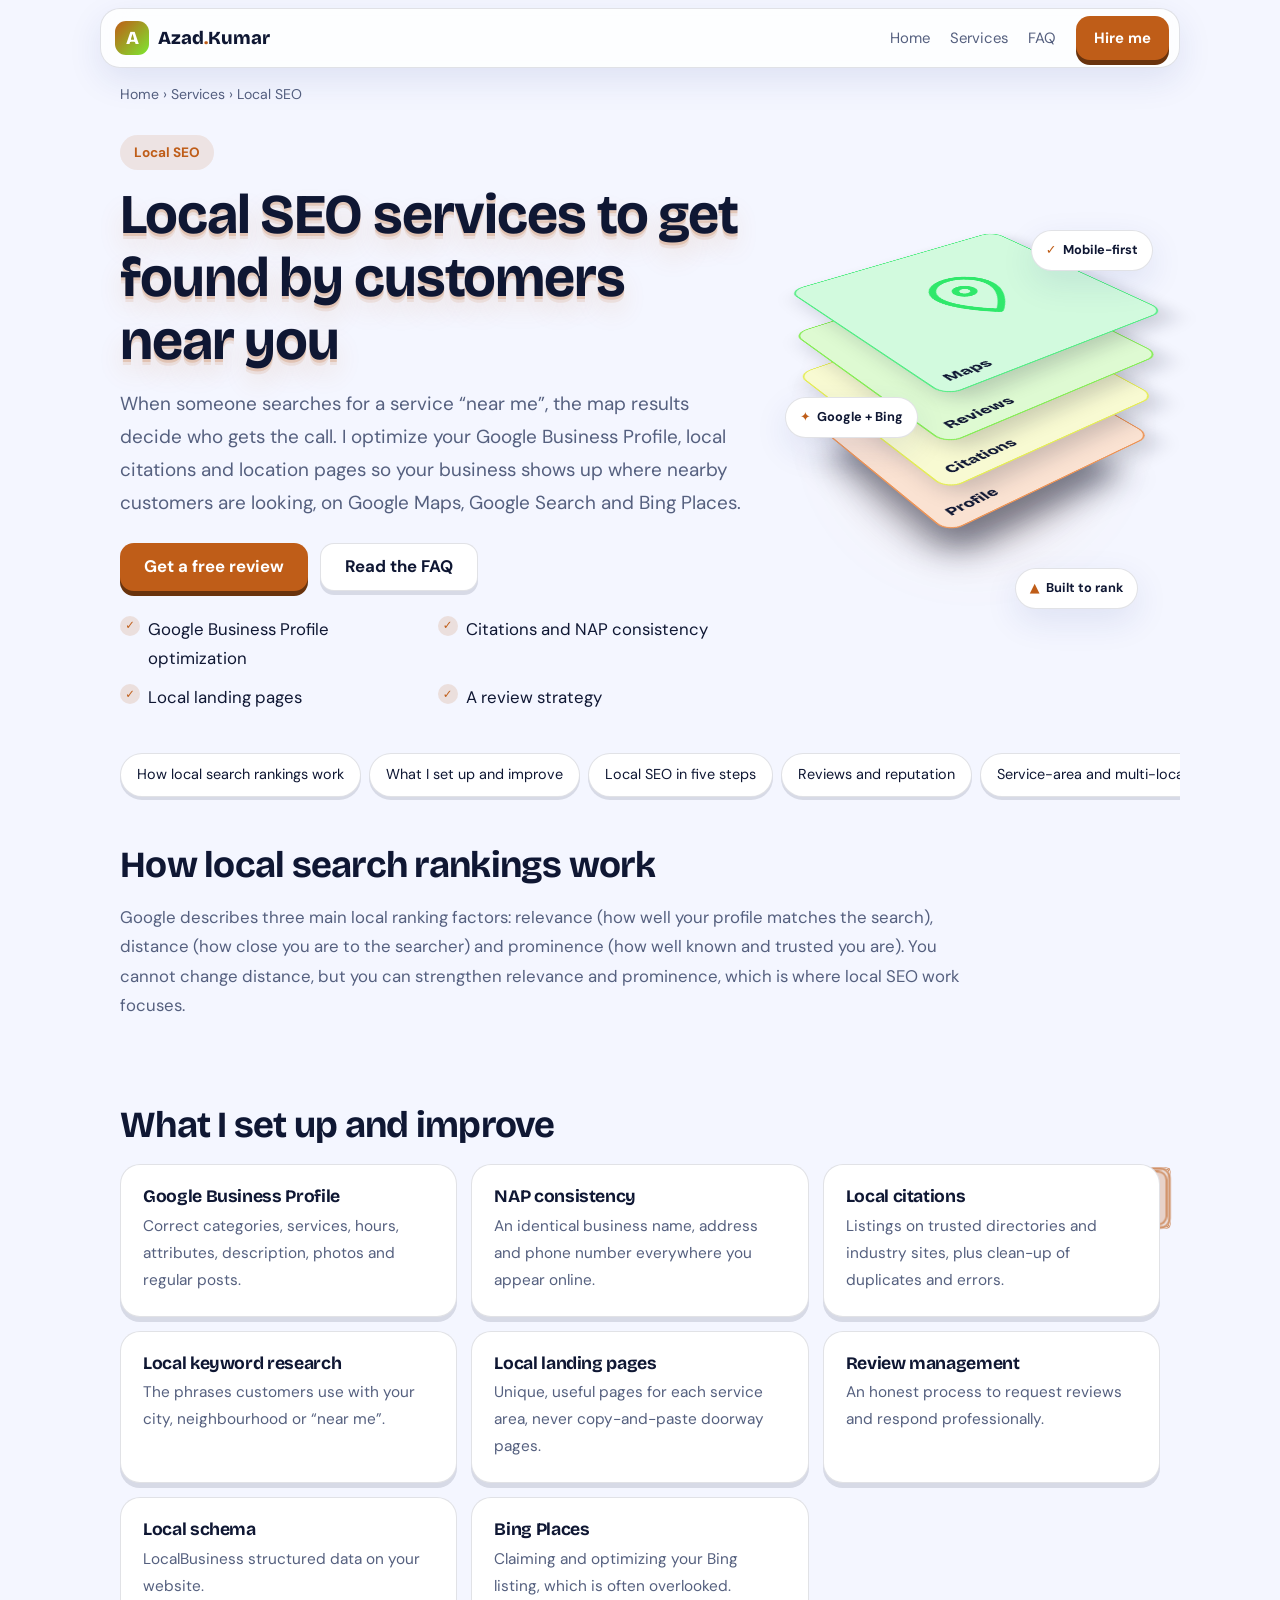
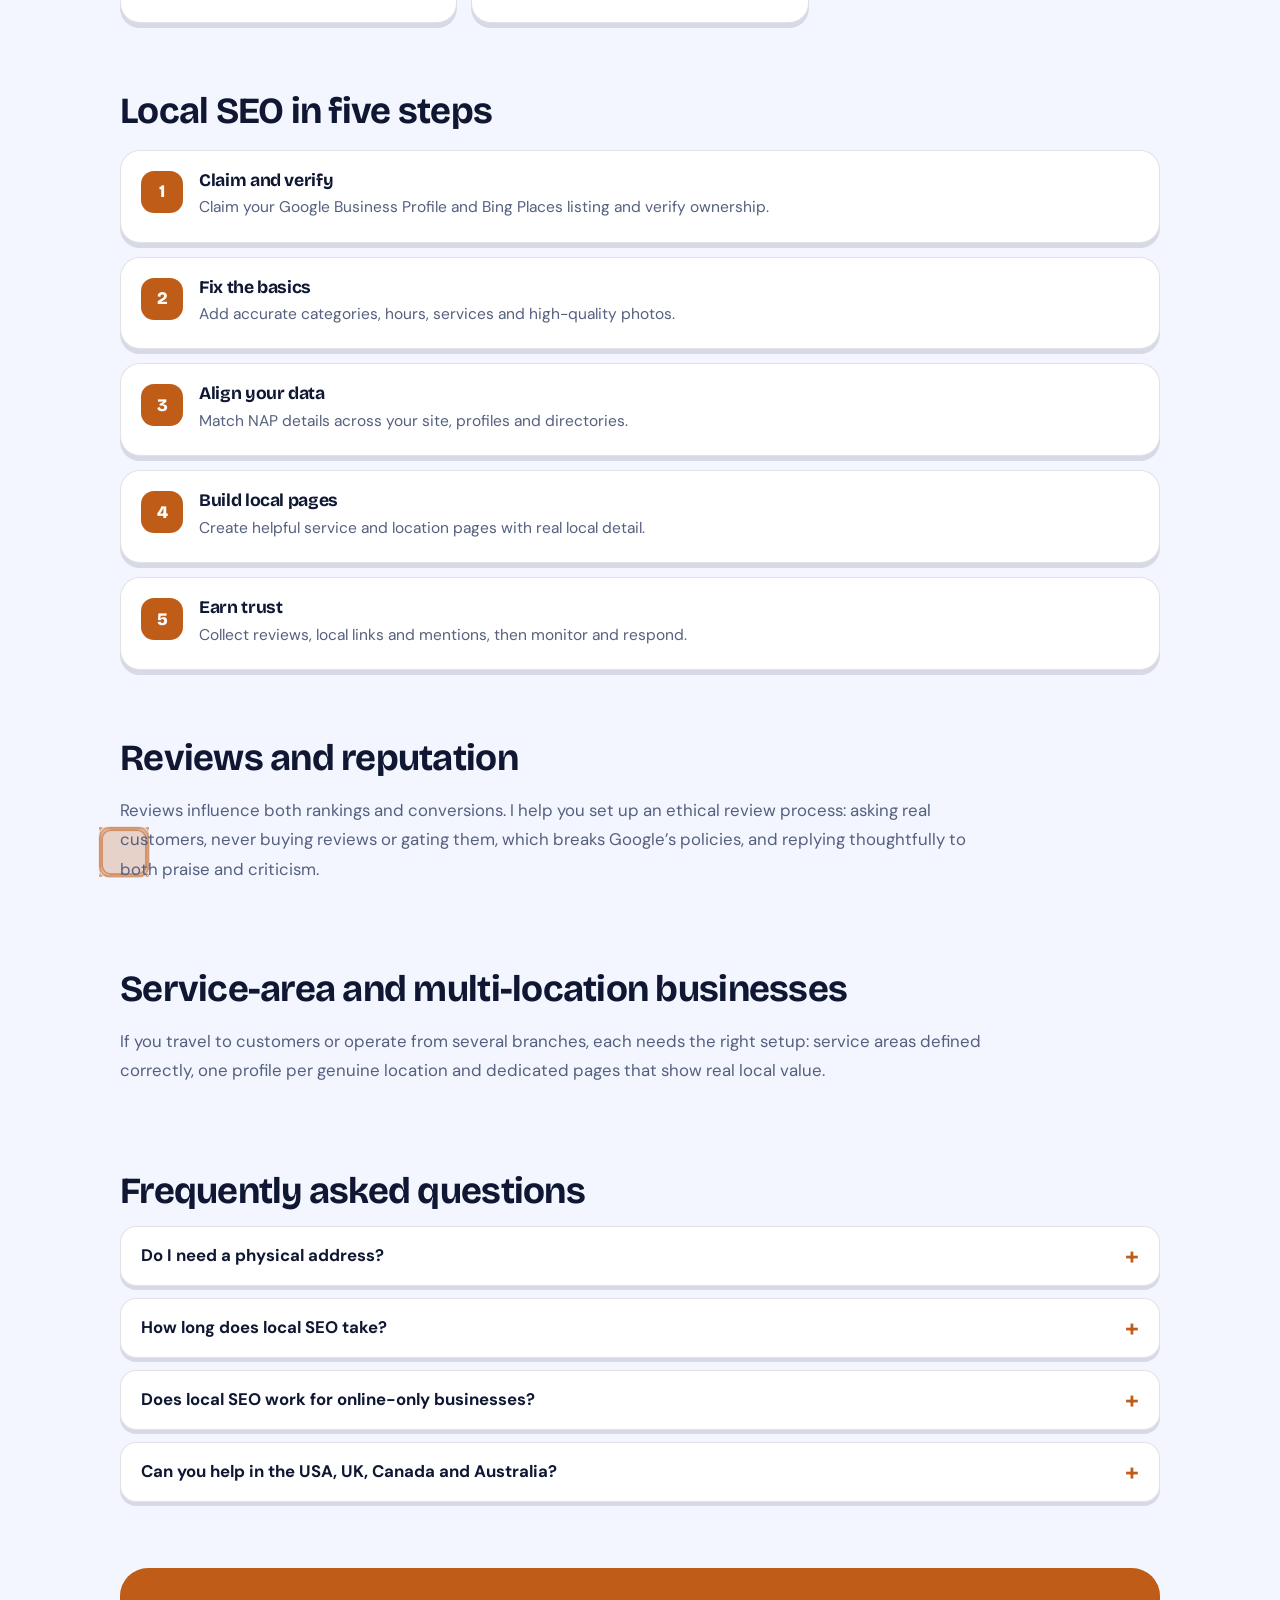
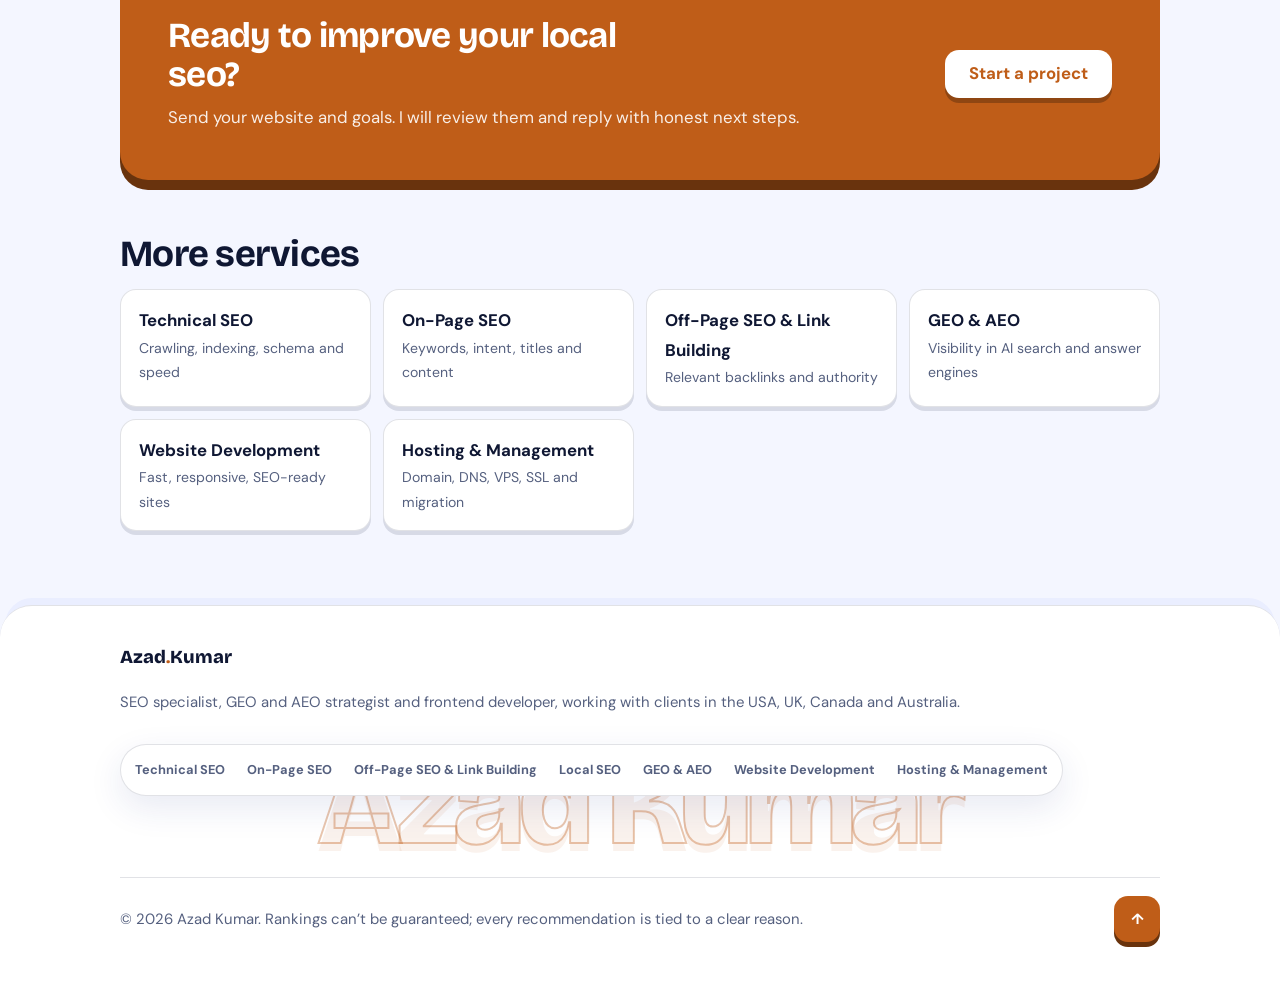
<file: local-seo/index.html>
<!DOCTYPE html><html lang="en"><head><meta charset="utf-8"><meta name="viewport" content="width=device-width,initial-scale=1,viewport-fit=cover"><title>Local SEO Services for Google Maps &amp; Bing | Azad Kumar</title><meta name="description" content="Local SEO services: Google Business Profile optimization, citations, NAP consistency, local landing pages and reviews to get found by nearby customers."><link rel="canonical" href="https://azadkumar.vercel.app/local-seo/"><meta name="robots" content="index,follow,max-image-preview:large"><meta name="author" content="Azad Kumar"><meta name="theme-color" content="#2B4EFF"><meta property="og:type" content="website"><meta property="og:site_name" content="Azad Kumar"><meta property="og:title" content="Local SEO Services for Google Maps &amp; Bing | Azad Kumar"><meta property="og:description" content="Local SEO services: Google Business Profile optimization, citations, NAP consistency, local landing pages and reviews to get found by nearby customers."><meta property="og:url" content="https://azadkumar.vercel.app/local-seo/"><meta name="twitter:card" content="summary"><link rel="preconnect" href="https://fonts.googleapis.com"><link rel="preconnect" href="https://fonts.gstatic.com" crossorigin><link href="https://fonts.googleapis.com/css2?family=Bricolage+Grotesque:wght@600;800&family=DM+Sans:wght@400;700&display=swap" rel="stylesheet"><style>*,*::before,*::after{box-sizing:border-box}:root{--h:225;--bg:#F4F6FF;--sf:#fff;--sf2:#EAEEFF;--tx:#0F1733;--t2:#55607F;--a:hsl(var(--h) 78% 42%);--on:#fff;--ln:rgba(15,23,51,.12);--sh:0 12px 34px rgba(30,50,140,.1);color-scheme:light dark}
@media(prefers-color-scheme:dark){:root{--bg:#0A0F24;--sf:#121A3A;--sf2:#1A2450;--tx:#EEF1FF;--t2:#A3ADD1;--a:hsl(var(--h) 92% 72%);--on:#0A0F24;--ln:rgba(255,255,255,.12);--sh:0 12px 34px rgba(0,0,0,.4)}}
html{scroll-behavior:smooth;scroll-padding-top:90px}body{margin:0;background:var(--bg);color:var(--tx);font:400 1.05rem/1.75 "DM Sans",system-ui,-apple-system,"Segoe UI",sans-serif;overflow-x:hidden;padding:env(safe-area-inset-top) 0 env(safe-area-inset-bottom)}
a{color:var(--a);text-decoration:none}a:hover{text-decoration:underline}h1,h2,h3{font-family:"Bricolage Grotesque","DM Sans",system-ui,sans-serif;line-height:1.12;letter-spacing:-.02em;margin:0}
.w{max-width:1080px;margin:0 auto;padding:0 20px}header{position:sticky;top:0;z-index:10;background:color-mix(in srgb,var(--bg) 88%,transparent);backdrop-filter:blur(14px);border-bottom:1px solid var(--ln)}
header .w{display:flex;align-items:center;justify-content:space-between;height:62px;gap:12px}.logo{font:800 1.15rem "Bricolage Grotesque",sans-serif;color:var(--tx)}.logo b{color:var(--a)}.hn{display:flex;gap:20px;align-items:center;font-size:.93rem}.hn a{color:var(--t2)}
.btn{display:inline-flex;align-items:center;justify-content:center;min-height:48px;padding:0 24px;border-radius:14px;font-weight:700;background:var(--a);color:var(--on)!important;box-shadow:0 5px 0 color-mix(in srgb,var(--a) 55%,#000);text-decoration:none!important}.btn:active{transform:translateY(3px);box-shadow:0 2px 0 color-mix(in srgb,var(--a) 55%,#000)}.btn.g{background:var(--sf);color:var(--tx)!important;border:1px solid var(--ln);box-shadow:0 4px 0 var(--ln)}
.bc{font-size:.88rem;color:var(--t2);padding:22px 0 0}.bc a{color:var(--t2)}
.hero{display:grid;grid-template-columns:1.25fr .75fr;gap:40px;align-items:center;padding:28px 0 36px}.hero h1{font-size:clamp(2rem,6vw,3.5rem);margin:14px 0}.lead{font-size:1.18rem;color:var(--t2);margin:0 0 24px}.cta{display:flex;gap:12px;flex-wrap:wrap}
.tag{display:inline-block;padding:6px 14px;border-radius:999px;background:color-mix(in srgb,var(--a) 12%,transparent);color:var(--a);font-weight:700;font-size:.85rem}
.gl{background:var(--sf);border:1px solid var(--ln);border-radius:24px;padding:24px;box-shadow:var(--sh),0 6px 0 var(--ln)}.ic{width:60px;height:60px;border-radius:18px;display:grid;place-items:center;background:var(--a);margin-bottom:16px;box-shadow:0 5px 0 color-mix(in srgb,var(--a) 55%,#000)}.ic svg{width:30px;height:30px;stroke:var(--on);fill:none;stroke-width:1.8;stroke-linecap:round;stroke-linejoin:round}
.gl h2{font-size:1.15rem;margin-bottom:10px}.ck{list-style:none;margin:14px 0 0;padding:0;display:grid;gap:10px}.ck li{padding-left:28px;position:relative}.ck li::before{content:"✓";position:absolute;left:0;top:1px;width:20px;height:20px;border-radius:50%;display:grid;place-items:center;background:color-mix(in srgb,var(--a) 15%,transparent);color:var(--a);font-size:.72rem;font-weight:800;line-height:1}
.toc{display:flex;gap:8px;overflow-x:auto;padding:4px 20px 14px;margin:0 -20px;scrollbar-width:none}.toc a{flex:none;min-height:44px;display:flex;align-items:center;padding:0 16px;border-radius:999px;background:var(--sf);border:1px solid var(--ln);color:var(--tx);font-size:.9rem;box-shadow:0 3px 0 var(--ln)}
article section,.faq,.rel{padding:34px 0}article h2,.faq h2,.rel h2{font-size:clamp(1.55rem,4vw,2.3rem);margin-bottom:14px}article p{max-width:72ch;color:var(--t2)}
.cg{display:grid;gap:14px;grid-template-columns:repeat(auto-fill,minmax(min(100%,260px),1fr));margin-top:18px}.cd{background:var(--sf);border:1px solid var(--ln);border-radius:20px;padding:22px;box-shadow:0 5px 0 var(--ln)}.cd h3{font-size:1.1rem;margin-bottom:6px}.cd p{margin:0;font-size:.96rem}
.st{list-style:none;counter-reset:s;margin:18px 0 0;padding:0;display:grid;gap:14px}.st li{counter-increment:s;position:relative;background:var(--sf);border:1px solid var(--ln);border-radius:20px;padding:20px 20px 20px 78px;box-shadow:0 5px 0 var(--ln)}.st li::before{content:counter(s);position:absolute;left:20px;top:20px;width:42px;height:42px;border-radius:13px;display:grid;place-items:center;background:var(--a);color:var(--on);font:800 1.1rem "Bricolage Grotesque",sans-serif}.st h3{font-size:1.1rem}.st p{margin:4px 0 0;font-size:.97rem}
.tw{overflow-x:auto;margin-top:18px;border:1px solid var(--ln);border-radius:18px;background:var(--sf)}table{border-collapse:collapse;width:100%;min-width:520px}th,td{text-align:left;padding:14px 18px;border-bottom:1px solid var(--ln);font-size:.96rem;vertical-align:top}th{background:var(--sf2)}tr:last-child td{border:0}
details{background:var(--sf);border:1px solid var(--ln);border-radius:16px;padding:0 20px;margin-bottom:12px;box-shadow:0 4px 0 var(--ln)}summary{cursor:pointer;font-weight:700;min-height:58px;display:flex;align-items:center;justify-content:space-between;gap:12px;list-style:none}summary::-webkit-details-marker{display:none}summary::after{content:"+";color:var(--a);font-size:1.5rem;transition:transform .25s}details[open] summary::after{transform:rotate(45deg)}details p{margin:0 0 18px;color:var(--t2)}
.band{background:var(--a);color:var(--on);border-radius:28px;padding:clamp(26px,6vw,48px);margin:20px 0;display:flex;flex-wrap:wrap;gap:20px;align-items:center;justify-content:space-between;box-shadow:0 10px 0 color-mix(in srgb,var(--a) 55%,#000)}.band h2{font-size:clamp(1.5rem,4vw,2.2rem);max-width:20ch}.band p{margin:8px 0 0;opacity:.9}.band .btn{background:var(--on);color:var(--a)!important;box-shadow:0 5px 0 rgba(0,0,0,.25)}
.rg{display:grid;gap:12px;grid-template-columns:repeat(auto-fill,minmax(min(100%,230px),1fr))}.rg a{display:block;background:var(--sf);border:1px solid var(--ln);border-radius:16px;padding:16px 18px;color:var(--tx);font-weight:700;box-shadow:0 4px 0 var(--ln)}.rg a:hover{border-color:var(--a);text-decoration:none}.rg span{display:block;font-weight:400;color:var(--t2);font-size:.88rem}
footer{margin-top:40px;border-top:1px solid var(--ln);background:var(--sf);padding:34px 0 40px;font-size:.93rem;color:var(--t2)}footer .fl{display:flex;flex-wrap:wrap;gap:6px 22px;margin:14px 0}footer a{color:var(--t2);padding:6px 0}
@media(max-width:860px){.hero{grid-template-columns:1fr}.hn a:not(.btn){display:none}}@media(max-width:520px){.cta .btn{width:100%}.st li{padding:74px 18px 18px}.st li::before{top:18px}}
header{top:8px;padding:0 12px;background:none;border:0;backdrop-filter:none}header .w{background:color-mix(in srgb,var(--sf) 82%,transparent);backdrop-filter:blur(16px);border:1px solid var(--ln);border-radius:20px;height:60px;padding:0 10px 0 14px;box-shadow:var(--sh)}
.logo{display:flex;align-items:center}.lm{display:inline-grid;place-items:center;width:34px;height:34px;border-radius:11px;background:linear-gradient(135deg,var(--a),hsl(calc(var(--h) + 70) 80% 55%));color:#fff;margin-right:9px;font-weight:800}
main{position:relative}.hero h1{text-shadow:0 3px 0 color-mix(in srgb,var(--a) 20%,transparent),0 6px 0 color-mix(in srgb,var(--a) 10%,transparent),0 14px 26px color-mix(in srgb,var(--a) 14%,transparent)}
.hero>div:first-child>*{animation:rise .8s backwards;animation-delay:calc(var(--n,0)*.09s)}@keyframes rise{from{opacity:0;transform:perspective(600px) translateY(26px) rotateX(-14deg)}}
.tr{grid-template-columns:1fr 1fr;margin:24px 0 0}
.scene{position:relative;perspective:1200px;height:clamp(340px,40vw,440px);display:grid;grid-template-columns:minmax(0,1fr);place-items:center;touch-action:pan-y;user-select:none}
.scene::before{content:"";position:absolute;width:80%;aspect-ratio:1;border-radius:50%;background:radial-gradient(circle,color-mix(in srgb,var(--a) 32%,transparent),transparent 68%);filter:blur(30px)}
.rig{position:relative;width:300px;height:300px;transform-style:preserve-3d;transform:scale(var(--k,1)) rotateX(var(--rx,58deg)) rotateZ(var(--rz,-38deg));transition:transform .3s ease-out}
.spin{position:absolute;inset:0;transform-style:preserve-3d;animation:sw 9s ease-in-out infinite alternate}@keyframes sw{from{transform:rotateZ(-7deg)}to{transform:rotateZ(7deg)}}
.lyr{position:absolute;inset:0;border-radius:20px;transform:translateZ(calc(var(--z)*54px));animation:lf 5s ease-in-out infinite;animation-delay:calc(var(--z)*-.6s);background:color-mix(in srgb,var(--c) 22%,var(--sf));border:2px solid color-mix(in srgb,var(--c) 75%,transparent);box-shadow:0 18px 30px rgba(10,15,40,.18);display:flex;align-items:flex-end;padding:14px 18px;transform-style:preserve-3d}
.lyr b{font:800 1.25rem "Bricolage Grotesque",sans-serif}.lyr svg{position:absolute;inset:0;margin:auto;width:42%;height:42%;stroke:var(--c);fill:none;stroke-width:1.6;stroke-linecap:round;stroke-linejoin:round;transform:translateZ(6px)}
@keyframes lf{50%{transform:translateZ(calc(var(--z)*54px + 12px))}}.shd{position:absolute;inset:6%;border-radius:30px;background:rgba(10,15,40,.4);filter:blur(22px);transform:translateZ(-60px)}
.fl{position:absolute;padding:8px 14px;border-radius:999px;background:var(--sf);border:1px solid var(--ln);box-shadow:var(--sh);font-size:.8rem;font-weight:700;animation:fy 5s ease-in-out infinite;white-space:nowrap}.fl i{color:var(--a);font-style:normal;margin-right:6px}
.f1{top:6%;right:2%}.f2{top:44%;left:0;animation-delay:-1.6s}.f3{bottom:8%;right:6%;animation-delay:-3s}@keyframes fy{50%{transform:translateY(-10px)}}
.cd,.st li,.rg a{position:relative;transform-style:preserve-3d;transition:transform .25s ease-out,box-shadow .25s,border-color .2s}
.cd::after,.st li::after,.rg a::after{content:"";position:absolute;inset:0;border-radius:inherit;background:radial-gradient(280px circle at var(--gx,50%) var(--gy,0%),color-mix(in srgb,var(--a) 18%,transparent),transparent 60%);opacity:0;transition:opacity .25s;pointer-events:none}
.cd:hover::after,.st li:hover::after,.rg a:hover::after{opacity:1}.cd h3,.st h3{transform:translateZ(16px)}.st li::before{transform:translateZ(28px)}
html.js .rv{opacity:0;transform:perspective(1100px) translateY(36px) rotateX(9deg);transform-origin:50% 0;transition:opacity .7s,transform .8s cubic-bezier(.2,.7,.2,1)}html.js .rv.in{opacity:1;transform:none}
.rv.in .cg>*,.rv.in .st>*,.rv.in .rg>*{animation:in3 .8s backwards;animation-delay:calc(var(--i,0)*80ms)}@keyframes in3{from{opacity:0;transform:perspective(800px) rotateX(-20deg) translateY(34px) scale(.95)}}
.cw{position:absolute;width:var(--s,60px);height:var(--s,60px);perspective:520px;pointer-events:none;z-index:0}.cube{position:absolute;inset:0;transform-style:preserve-3d;animation:cb 20s linear infinite}@keyframes cb{from{transform:rotateX(-24deg) rotateY(0)}to{transform:rotateX(-24deg) rotateY(360deg)}}
.cube i{position:absolute;inset:0;border-radius:10px;border:2px solid color-mix(in srgb,var(--a) 55%,transparent);background:color-mix(in srgb,var(--a) 12%,transparent)}
.cube i:nth-child(1){transform:translateZ(calc(var(--s)/2))}.cube i:nth-child(2){transform:rotateY(180deg) translateZ(calc(var(--s)/2))}.cube i:nth-child(3){transform:rotateY(90deg) translateZ(calc(var(--s)/2))}.cube i:nth-child(4){transform:rotateY(-90deg) translateZ(calc(var(--s)/2))}.cube i:nth-child(5){transform:rotateX(90deg) translateZ(calc(var(--s)/2))}.cube i:nth-child(6){transform:rotateX(-90deg) translateZ(calc(var(--s)/2))}
main>*:not(.cw){position:relative;z-index:1}
footer{border-radius:32px 32px 0 0;box-shadow:0 -12px 0 -5px var(--sf2);overflow:hidden}.fw{font:800 clamp(2.6rem,13vw,8rem) "Bricolage Grotesque",sans-serif;line-height:.95;letter-spacing:-.04em;color:transparent;-webkit-text-stroke:2px color-mix(in srgb,var(--a) 35%,transparent);text-shadow:0 8px 0 color-mix(in srgb,var(--a) 8%,transparent);margin:26px 0 14px;text-align:center;white-space:nowrap}
.fb{display:flex;flex-wrap:wrap;gap:12px 24px;justify-content:space-between;align-items:center;border-top:1px solid var(--ln);padding-top:18px}.top{width:46px;height:46px;border-radius:14px;display:grid;place-items:center;background:var(--a);color:var(--on)!important;font-weight:800;box-shadow:0 5px 0 color-mix(in srgb,var(--a) 55%,#000);text-decoration:none!important}.top:active{transform:translateY(3px)}
@media(max-width:860px){.scene{height:calc(440px*var(--k,1));min-height:300px}}@media(max-width:700px){.cw{--s:44px!important;opacity:.6}.tr{grid-template-columns:1fr}.fl{font-size:.72rem;padding:6px 10px}.f1{top:0;right:0}.f2{top:34%;left:0}.f3{bottom:12%;right:0}.fb{justify-content:center;text-align:center}}
@media(prefers-reduced-motion:reduce){*,*::before,*::after{animation:none!important;transition:none!important;scroll-behavior:auto!important}html.js .rv{opacity:1;transform:none}}:root{--h:25}</style><script>document.documentElement.className="js"</script><script type="application/ld+json">{"@context": "https://schema.org", "@graph": [{"@type": "WebPage", "@id": "https://azadkumar.vercel.app/local-seo/#webpage", "url": "https://azadkumar.vercel.app/local-seo/", "name": "Local SEO Services for Google Maps & Bing | Azad Kumar", "description": "Local SEO services: Google Business Profile optimization, citations, NAP consistency, local landing pages and reviews to get found by nearby customers.", "inLanguage": "en", "dateModified": "2026-11-03", "breadcrumb": {"@id": "https://azadkumar.vercel.app/local-seo/#bc"}}, {"@type": "BreadcrumbList", "@id": "https://azadkumar.vercel.app/local-seo/#bc", "itemListElement": [{"@type": "ListItem", "position": 1, "name": "Home", "item": "https://azadkumar.vercel.app/"}, {"@type": "ListItem", "position": 2, "name": "Services", "item": "https://azadkumar.vercel.app/#services"}, {"@type": "ListItem", "position": 3, "name": "Local SEO", "item": "https://azadkumar.vercel.app/local-seo/"}]}, {"@type": "Service", "name": "Local SEO", "serviceType": "Local SEO", "description": "Local SEO services: Google Business Profile optimization, citations, NAP consistency, local landing pages and reviews to get found by nearby customers.", "url": "https://azadkumar.vercel.app/local-seo/", "provider": {"@type": "Person", "name": "Azad Kumar", "url": "https://azadkumar.vercel.app/", "jobTitle": "SEO Specialist, GEO and AEO Strategist, Frontend Developer"}, "areaServed": ["United States", "United Kingdom", "Canada", "Australia"]}, {"@type": "FAQPage", "mainEntity": [{"@type": "Question", "name": "Do I need a physical address?", "acceptedAnswer": {"@type": "Answer", "text": "Not always. Service-area businesses can hide their address in Google Business Profile, but they must still follow Google’s guidelines."}}, {"@type": "Question", "name": "How long does local SEO take?", "acceptedAnswer": {"@type": "Answer", "text": "Profile improvements can help within weeks, while competitive markets may take a few months to build prominence."}}, {"@type": "Question", "name": "Does local SEO work for online-only businesses?", "acceptedAnswer": {"@type": "Answer", "text": "It mainly suits businesses that serve a physical area. Online-only businesses usually benefit more from technical, on-page and link-building work."}}, {"@type": "Question", "name": "Can you help in the USA, UK, Canada and Australia?", "acceptedAnswer": {"@type": "Answer", "text": "Yes. Each country has its own directories, address formats and search habits, which I account for."}}]}]}</script></head><body>
<header><div class="w"><a class="logo" href="/"><span class="lm">A</span>Azad<b>.</b>Kumar</a><nav class="hn" aria-label="Main"><a href="/">Home</a><a href="/#services">Services</a><a href="/#faq">FAQ</a><a class="btn" href="/#contact" style="min-height:44px;padding:0 18px">Hire me</a></nav></div></header>
<main class="w"><div class="cw" aria-hidden="true" style="right:1%;top:30%;--s:58px"><div class="cube"><i></i><i></i><i></i><i></i><i></i><i></i></div></div><div class="cw" aria-hidden="true" style="left:0;top:64%;--s:48px"><div class="cube"><i></i><i></i><i></i><i></i><i></i><i></i></div></div><nav class="bc" aria-label="Breadcrumb"><a href="/">Home</a> › <a href="/#services">Services</a> › <span>Local SEO</span></nav>
<div class="hero"><div><span class="tag">Local SEO</span><h1>Local SEO services to get found by customers near you</h1><p class="lead">When someone searches for a service “near me”, the map results decide who gets the call. I optimize your Google Business Profile, local citations and location pages so your business shows up where nearby customers are looking, on Google Maps, Google Search and Bing Places.</p><div class="cta"><a class="btn" href="/#contact">Get a free review</a><a class="btn g" href="#faq">Read the FAQ</a></div><ul class="ck tr"><li>Google Business Profile optimization</li><li>Citations and NAP consistency</li><li>Local landing pages</li><li>A review strategy</li></ul></div>
<div class="scene" aria-hidden="true"><div class="rig" id="rig"><div class="spin"><div class="shd"></div><div class="lyr" style="--z:0;--c:hsl(25 80% 55%)"><b>Profile</b></div><div class="lyr" style="--z:1;--c:hsl(63 80% 55%)"><b>Citations</b></div><div class="lyr" style="--z:2;--c:hsl(101 80% 55%)"><b>Reviews</b></div><div class="lyr" style="--z:3;--c:hsl(139 80% 55%)"><b>Maps</b><svg viewBox="0 0 24 24"><path d="M12 21s7-6 7-12a7 7 0 10-14 0c0 6 7 12 7 12zM12 11a2 2 0 100-4 2 2 0 000 4z"/></svg></div></div></div><span class="fl f1"><i>✓</i>Mobile-first</span><span class="fl f2"><i>✦</i>Google + Bing</span><span class="fl f3"><i>▲</i>Built to rank</span></div></div>
<nav class="toc" aria-label="On this page"><a href="#how-local-search-rankings-work">How local search rankings work</a><a href="#what-i-set-up-and-improve">What I set up and improve</a><a href="#local-seo-in-five-steps">Local SEO in five steps</a><a href="#reviews-and-reputation">Reviews and reputation</a><a href="#service-area-and-multi-location-businesses">Service-area and multi-location businesses</a><a href="#faq">FAQ</a></nav>
<article><section class="rv" id="how-local-search-rankings-work"><h2>How local search rankings work</h2><p>Google describes three main local ranking factors: relevance (how well your profile matches the search), distance (how close you are to the searcher) and prominence (how well known and trusted you are). You cannot change distance, but you can strengthen relevance and prominence, which is where local SEO work focuses.</p></section><section class="rv" id="what-i-set-up-and-improve"><h2>What I set up and improve</h2><div class="cg"><div class="cd"><h3>Google Business Profile</h3><p>Correct categories, services, hours, attributes, description, photos and regular posts.</p></div><div class="cd"><h3>NAP consistency</h3><p>An identical business name, address and phone number everywhere you appear online.</p></div><div class="cd"><h3>Local citations</h3><p>Listings on trusted directories and industry sites, plus clean-up of duplicates and errors.</p></div><div class="cd"><h3>Local keyword research</h3><p>The phrases customers use with your city, neighbourhood or “near me”.</p></div><div class="cd"><h3>Local landing pages</h3><p>Unique, useful pages for each service area, never copy-and-paste doorway pages.</p></div><div class="cd"><h3>Review management</h3><p>An honest process to request reviews and respond professionally.</p></div><div class="cd"><h3>Local schema</h3><p>LocalBusiness structured data on your website.</p></div><div class="cd"><h3>Bing Places</h3><p>Claiming and optimizing your Bing listing, which is often overlooked.</p></div></div></section><section class="rv" id="local-seo-in-five-steps"><h2>Local SEO in five steps</h2><ol class="st"><li><h3>Claim and verify</h3><p>Claim your Google Business Profile and Bing Places listing and verify ownership.</p></li><li><h3>Fix the basics</h3><p>Add accurate categories, hours, services and high-quality photos.</p></li><li><h3>Align your data</h3><p>Match NAP details across your site, profiles and directories.</p></li><li><h3>Build local pages</h3><p>Create helpful service and location pages with real local detail.</p></li><li><h3>Earn trust</h3><p>Collect reviews, local links and mentions, then monitor and respond.</p></li></ol></section><section class="rv" id="reviews-and-reputation"><h2>Reviews and reputation</h2><p>Reviews influence both rankings and conversions. I help you set up an ethical review process: asking real customers, never buying reviews or gating them, which breaks Google’s policies, and replying thoughtfully to both praise and criticism.</p></section><section class="rv" id="service-area-and-multi-location-businesses"><h2>Service-area and multi-location businesses</h2><p>If you travel to customers or operate from several branches, each needs the right setup: service areas defined correctly, one profile per genuine location and dedicated pages that show real local value.</p></section></article>
<section class="faq rv" id="faq"><h2>Frequently asked questions</h2><details><summary>Do I need a physical address?</summary><p>Not always. Service-area businesses can hide their address in Google Business Profile, but they must still follow Google’s guidelines.</p></details><details><summary>How long does local SEO take?</summary><p>Profile improvements can help within weeks, while competitive markets may take a few months to build prominence.</p></details><details><summary>Does local SEO work for online-only businesses?</summary><p>It mainly suits businesses that serve a physical area. Online-only businesses usually benefit more from technical, on-page and link-building work.</p></details><details><summary>Can you help in the USA, UK, Canada and Australia?</summary><p>Yes. Each country has its own directories, address formats and search habits, which I account for.</p></details></section>
<div class="band rv"><div><h2>Ready to improve your local seo?</h2><p>Send your website and goals. I will review them and reply with honest next steps.</p></div><a class="btn" href="/#contact">Start a project</a></div>
<section class="rel rv"><h2>More services</h2><div class="rg"><a href="/technical-seo/">Technical SEO<span>Crawling, indexing, schema and speed</span></a><a href="/on-page-seo/">On-Page SEO<span>Keywords, intent, titles and content</span></a><a href="/off-page-seo/">Off-Page SEO &amp; Link Building<span>Relevant backlinks and authority</span></a><a href="/geo-aeo/">GEO &amp; AEO<span>Visibility in AI search and answer engines</span></a><a href="/website-development/">Website Development<span>Fast, responsive, SEO-ready sites</span></a><a href="/hosting-management/">Hosting &amp; Management<span>Domain, DNS, VPS, SSL and migration</span></a></div></section></main>
<footer><div class="w"><a class="logo" href="/">Azad<b>.</b>Kumar</a><p>SEO specialist, GEO and AEO strategist and frontend developer, working with clients in the USA, UK, Canada and Australia.</p><div class="fl"><a href="/technical-seo/">Technical SEO</a><a href="/on-page-seo/">On-Page SEO</a><a href="/off-page-seo/">Off-Page SEO &amp; Link Building</a><a href="/local-seo/">Local SEO</a><a href="/geo-aeo/">GEO &amp; AEO</a><a href="/website-development/">Website Development</a><a href="/hosting-management/">Hosting &amp; Management</a></div><div class="fw" aria-hidden="true">Azad Kumar</div><div class="fb"><span>© 2026 Azad Kumar. Rankings can’t be guaranteed; every recommendation is tied to a clear reason.</span><a class="top" href="#" aria-label="Back to top">↑</a></div></div></footer><script>(()=>{const q=s=>document.querySelectorAll(s),RM=matchMedia("(prefers-reduced-motion:reduce)").matches;
q(".hero>div:first-child>*").forEach((e,i)=>e.style.setProperty("--n",i));
q(".cg,.st,.rg").forEach(g=>[...g.children].forEach((c,i)=>c.style.setProperty("--i",i%8)));
const io=new IntersectionObserver(es=>es.forEach(x=>{if(x.isIntersecting){x.target.classList.add("in");io.unobserve(x.target)}}),{threshold:.06});q(".rv").forEach(el=>io.observe(el));
const sc=document.querySelector(".scene"),rg=document.getElementById("rig");
const fit=()=>sc.style.setProperty("--k",Math.min(1,Math.max(.5,sc.clientWidth/450)).toFixed(3));fit();addEventListener("resize",fit);
if(!RM){sc.addEventListener("pointermove",e=>{const r=sc.getBoundingClientRect(),x=(e.clientX-r.left)/r.width-.5,y=(e.clientY-r.top)/r.height-.5;rg.style.setProperty("--rz",(-38+x*44)+"deg");rg.style.setProperty("--rx",(58-y*26)+"deg")});sc.addEventListener("pointerleave",()=>{rg.style.removeProperty("--rz");rg.style.removeProperty("--rx")});
const m=document.querySelector("main"),cw=[...q(".cw")];addEventListener("scroll",()=>cw.forEach(c=>c.style.translate="0 "+(m.getBoundingClientRect().top*-.05)+"px"),{passive:true})}
if(matchMedia("(hover:hover)").matches&&!RM){const T=".cd,.st li,.rg a";document.addEventListener("pointermove",e=>{const c=e.target.closest(T);if(!c)return;const r=c.getBoundingClientRect(),x=(e.clientX-r.left)/r.width-.5,y=(e.clientY-r.top)/r.height-.5;c.style.transform="perspective(900px) rotateX("+(-y*9)+"deg) rotateY("+(x*11)+"deg) translateZ(8px)";c.style.setProperty("--gx",(x+.5)*100+"%");c.style.setProperty("--gy",(y+.5)*100+"%")});document.addEventListener("pointerout",e=>{const c=e.target.closest(T);if(c&&!c.contains(e.relatedTarget))c.style.transform=""})}})();</script></body></html>
</file>
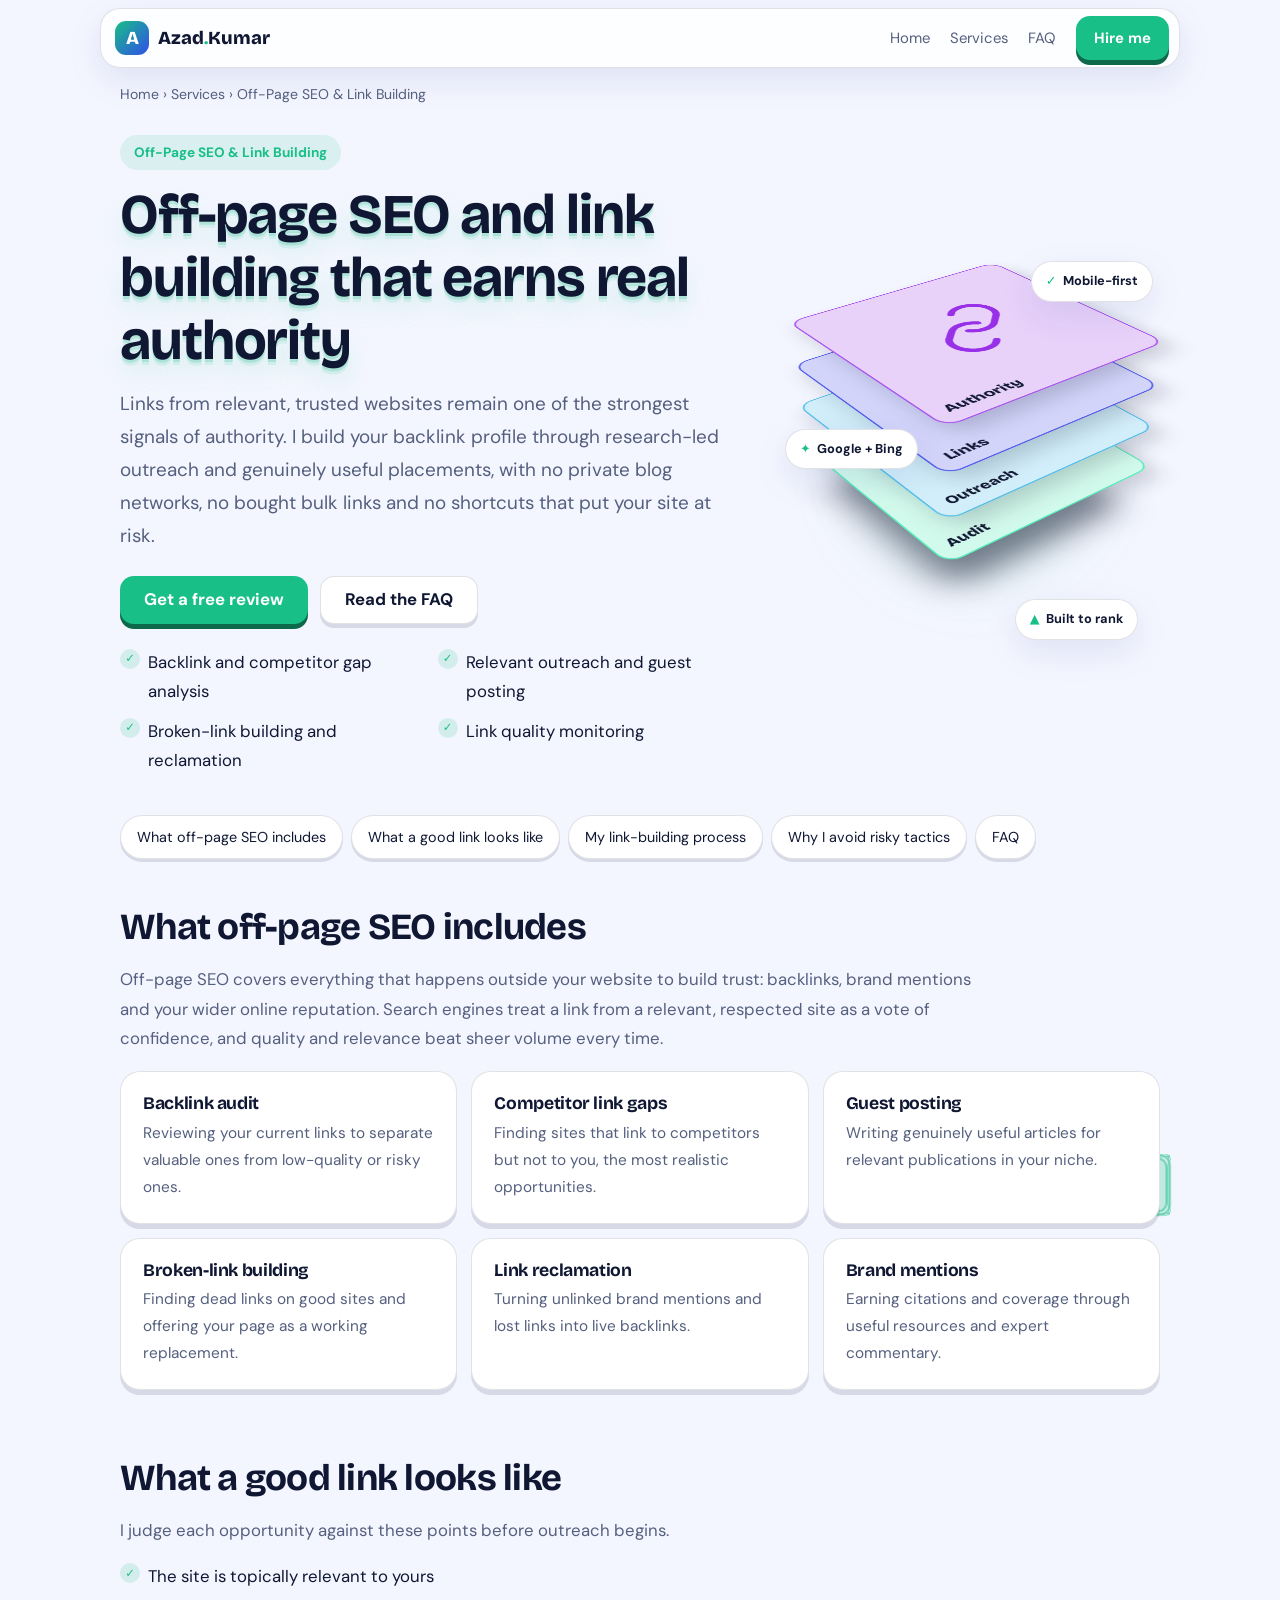
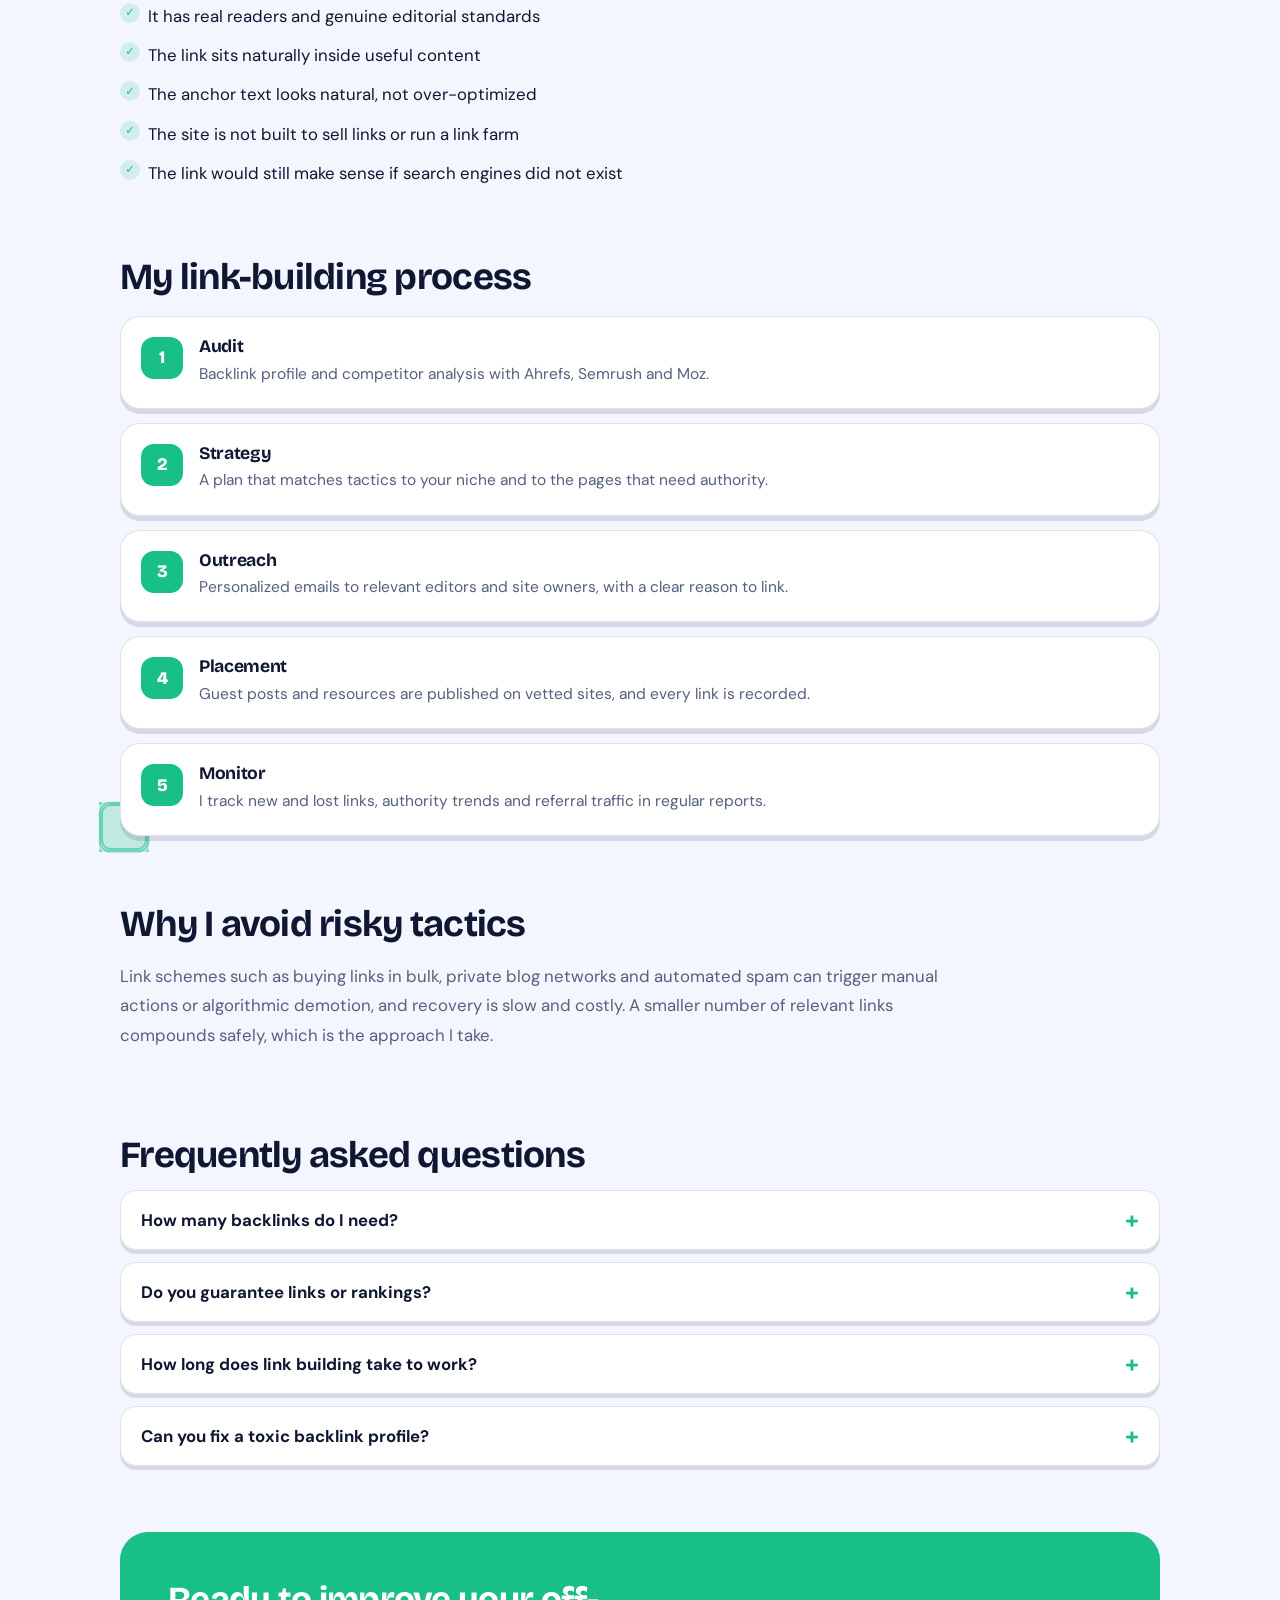
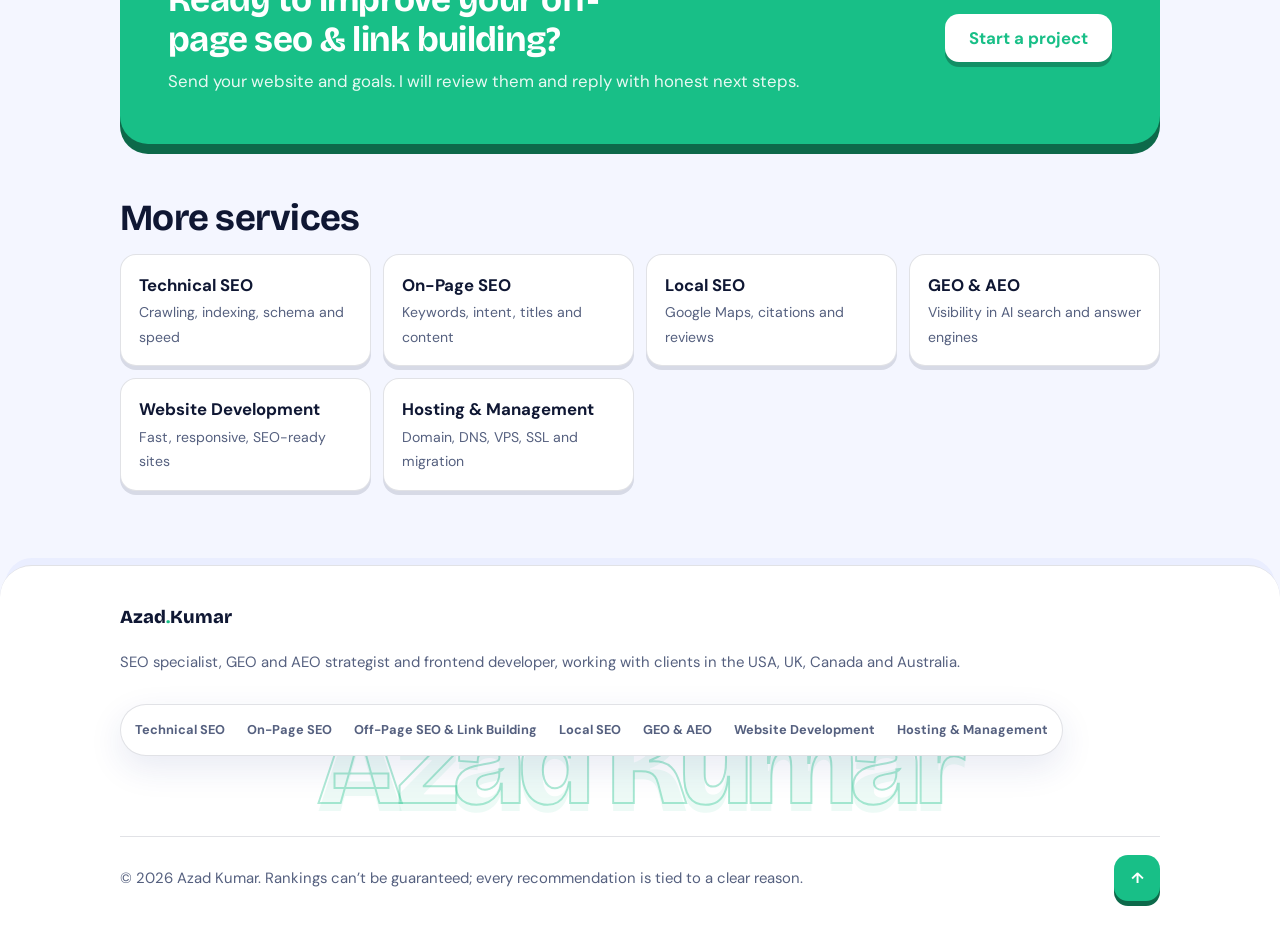
<file: off-page-seo/index.html>
<!DOCTYPE html><html lang="en"><head><meta charset="utf-8"><meta name="viewport" content="width=device-width,initial-scale=1,viewport-fit=cover"><title>Off-Page SEO &amp; Link Building Services | Azad Kumar</title><meta name="description" content="Off-page SEO and link building through backlink audits, competitor gap research, relevant outreach and guest posts. No spammy links, just real authority."><link rel="canonical" href="https://azadkumar.vercel.app/off-page-seo/"><meta name="robots" content="index,follow,max-image-preview:large"><meta name="author" content="Azad Kumar"><meta name="theme-color" content="#2B4EFF"><meta property="og:type" content="website"><meta property="og:site_name" content="Azad Kumar"><meta property="og:title" content="Off-Page SEO &amp; Link Building Services | Azad Kumar"><meta property="og:description" content="Off-page SEO and link building through backlink audits, competitor gap research, relevant outreach and guest posts. No spammy links, just real authority."><meta property="og:url" content="https://azadkumar.vercel.app/off-page-seo/"><meta name="twitter:card" content="summary"><link rel="preconnect" href="https://fonts.googleapis.com"><link rel="preconnect" href="https://fonts.gstatic.com" crossorigin><link href="https://fonts.googleapis.com/css2?family=Bricolage+Grotesque:wght@600;800&family=DM+Sans:wght@400;700&display=swap" rel="stylesheet"><style>*,*::before,*::after{box-sizing:border-box}:root{--h:225;--bg:#F4F6FF;--sf:#fff;--sf2:#EAEEFF;--tx:#0F1733;--t2:#55607F;--a:hsl(var(--h) 78% 42%);--on:#fff;--ln:rgba(15,23,51,.12);--sh:0 12px 34px rgba(30,50,140,.1);color-scheme:light dark}
@media(prefers-color-scheme:dark){:root{--bg:#0A0F24;--sf:#121A3A;--sf2:#1A2450;--tx:#EEF1FF;--t2:#A3ADD1;--a:hsl(var(--h) 92% 72%);--on:#0A0F24;--ln:rgba(255,255,255,.12);--sh:0 12px 34px rgba(0,0,0,.4)}}
html{scroll-behavior:smooth;scroll-padding-top:90px}body{margin:0;background:var(--bg);color:var(--tx);font:400 1.05rem/1.75 "DM Sans",system-ui,-apple-system,"Segoe UI",sans-serif;overflow-x:hidden;padding:env(safe-area-inset-top) 0 env(safe-area-inset-bottom)}
a{color:var(--a);text-decoration:none}a:hover{text-decoration:underline}h1,h2,h3{font-family:"Bricolage Grotesque","DM Sans",system-ui,sans-serif;line-height:1.12;letter-spacing:-.02em;margin:0}
.w{max-width:1080px;margin:0 auto;padding:0 20px}header{position:sticky;top:0;z-index:10;background:color-mix(in srgb,var(--bg) 88%,transparent);backdrop-filter:blur(14px);border-bottom:1px solid var(--ln)}
header .w{display:flex;align-items:center;justify-content:space-between;height:62px;gap:12px}.logo{font:800 1.15rem "Bricolage Grotesque",sans-serif;color:var(--tx)}.logo b{color:var(--a)}.hn{display:flex;gap:20px;align-items:center;font-size:.93rem}.hn a{color:var(--t2)}
.btn{display:inline-flex;align-items:center;justify-content:center;min-height:48px;padding:0 24px;border-radius:14px;font-weight:700;background:var(--a);color:var(--on)!important;box-shadow:0 5px 0 color-mix(in srgb,var(--a) 55%,#000);text-decoration:none!important}.btn:active{transform:translateY(3px);box-shadow:0 2px 0 color-mix(in srgb,var(--a) 55%,#000)}.btn.g{background:var(--sf);color:var(--tx)!important;border:1px solid var(--ln);box-shadow:0 4px 0 var(--ln)}
.bc{font-size:.88rem;color:var(--t2);padding:22px 0 0}.bc a{color:var(--t2)}
.hero{display:grid;grid-template-columns:1.25fr .75fr;gap:40px;align-items:center;padding:28px 0 36px}.hero h1{font-size:clamp(2rem,6vw,3.5rem);margin:14px 0}.lead{font-size:1.18rem;color:var(--t2);margin:0 0 24px}.cta{display:flex;gap:12px;flex-wrap:wrap}
.tag{display:inline-block;padding:6px 14px;border-radius:999px;background:color-mix(in srgb,var(--a) 12%,transparent);color:var(--a);font-weight:700;font-size:.85rem}
.gl{background:var(--sf);border:1px solid var(--ln);border-radius:24px;padding:24px;box-shadow:var(--sh),0 6px 0 var(--ln)}.ic{width:60px;height:60px;border-radius:18px;display:grid;place-items:center;background:var(--a);margin-bottom:16px;box-shadow:0 5px 0 color-mix(in srgb,var(--a) 55%,#000)}.ic svg{width:30px;height:30px;stroke:var(--on);fill:none;stroke-width:1.8;stroke-linecap:round;stroke-linejoin:round}
.gl h2{font-size:1.15rem;margin-bottom:10px}.ck{list-style:none;margin:14px 0 0;padding:0;display:grid;gap:10px}.ck li{padding-left:28px;position:relative}.ck li::before{content:"✓";position:absolute;left:0;top:1px;width:20px;height:20px;border-radius:50%;display:grid;place-items:center;background:color-mix(in srgb,var(--a) 15%,transparent);color:var(--a);font-size:.72rem;font-weight:800;line-height:1}
.toc{display:flex;gap:8px;overflow-x:auto;padding:4px 20px 14px;margin:0 -20px;scrollbar-width:none}.toc a{flex:none;min-height:44px;display:flex;align-items:center;padding:0 16px;border-radius:999px;background:var(--sf);border:1px solid var(--ln);color:var(--tx);font-size:.9rem;box-shadow:0 3px 0 var(--ln)}
article section,.faq,.rel{padding:34px 0}article h2,.faq h2,.rel h2{font-size:clamp(1.55rem,4vw,2.3rem);margin-bottom:14px}article p{max-width:72ch;color:var(--t2)}
.cg{display:grid;gap:14px;grid-template-columns:repeat(auto-fill,minmax(min(100%,260px),1fr));margin-top:18px}.cd{background:var(--sf);border:1px solid var(--ln);border-radius:20px;padding:22px;box-shadow:0 5px 0 var(--ln)}.cd h3{font-size:1.1rem;margin-bottom:6px}.cd p{margin:0;font-size:.96rem}
.st{list-style:none;counter-reset:s;margin:18px 0 0;padding:0;display:grid;gap:14px}.st li{counter-increment:s;position:relative;background:var(--sf);border:1px solid var(--ln);border-radius:20px;padding:20px 20px 20px 78px;box-shadow:0 5px 0 var(--ln)}.st li::before{content:counter(s);position:absolute;left:20px;top:20px;width:42px;height:42px;border-radius:13px;display:grid;place-items:center;background:var(--a);color:var(--on);font:800 1.1rem "Bricolage Grotesque",sans-serif}.st h3{font-size:1.1rem}.st p{margin:4px 0 0;font-size:.97rem}
.tw{overflow-x:auto;margin-top:18px;border:1px solid var(--ln);border-radius:18px;background:var(--sf)}table{border-collapse:collapse;width:100%;min-width:520px}th,td{text-align:left;padding:14px 18px;border-bottom:1px solid var(--ln);font-size:.96rem;vertical-align:top}th{background:var(--sf2)}tr:last-child td{border:0}
details{background:var(--sf);border:1px solid var(--ln);border-radius:16px;padding:0 20px;margin-bottom:12px;box-shadow:0 4px 0 var(--ln)}summary{cursor:pointer;font-weight:700;min-height:58px;display:flex;align-items:center;justify-content:space-between;gap:12px;list-style:none}summary::-webkit-details-marker{display:none}summary::after{content:"+";color:var(--a);font-size:1.5rem;transition:transform .25s}details[open] summary::after{transform:rotate(45deg)}details p{margin:0 0 18px;color:var(--t2)}
.band{background:var(--a);color:var(--on);border-radius:28px;padding:clamp(26px,6vw,48px);margin:20px 0;display:flex;flex-wrap:wrap;gap:20px;align-items:center;justify-content:space-between;box-shadow:0 10px 0 color-mix(in srgb,var(--a) 55%,#000)}.band h2{font-size:clamp(1.5rem,4vw,2.2rem);max-width:20ch}.band p{margin:8px 0 0;opacity:.9}.band .btn{background:var(--on);color:var(--a)!important;box-shadow:0 5px 0 rgba(0,0,0,.25)}
.rg{display:grid;gap:12px;grid-template-columns:repeat(auto-fill,minmax(min(100%,230px),1fr))}.rg a{display:block;background:var(--sf);border:1px solid var(--ln);border-radius:16px;padding:16px 18px;color:var(--tx);font-weight:700;box-shadow:0 4px 0 var(--ln)}.rg a:hover{border-color:var(--a);text-decoration:none}.rg span{display:block;font-weight:400;color:var(--t2);font-size:.88rem}
footer{margin-top:40px;border-top:1px solid var(--ln);background:var(--sf);padding:34px 0 40px;font-size:.93rem;color:var(--t2)}footer .fl{display:flex;flex-wrap:wrap;gap:6px 22px;margin:14px 0}footer a{color:var(--t2);padding:6px 0}
@media(max-width:860px){.hero{grid-template-columns:1fr}.hn a:not(.btn){display:none}}@media(max-width:520px){.cta .btn{width:100%}.st li{padding:74px 18px 18px}.st li::before{top:18px}}
header{top:8px;padding:0 12px;background:none;border:0;backdrop-filter:none}header .w{background:color-mix(in srgb,var(--sf) 82%,transparent);backdrop-filter:blur(16px);border:1px solid var(--ln);border-radius:20px;height:60px;padding:0 10px 0 14px;box-shadow:var(--sh)}
.logo{display:flex;align-items:center}.lm{display:inline-grid;place-items:center;width:34px;height:34px;border-radius:11px;background:linear-gradient(135deg,var(--a),hsl(calc(var(--h) + 70) 80% 55%));color:#fff;margin-right:9px;font-weight:800}
main{position:relative}.hero h1{text-shadow:0 3px 0 color-mix(in srgb,var(--a) 20%,transparent),0 6px 0 color-mix(in srgb,var(--a) 10%,transparent),0 14px 26px color-mix(in srgb,var(--a) 14%,transparent)}
.hero>div:first-child>*{animation:rise .8s backwards;animation-delay:calc(var(--n,0)*.09s)}@keyframes rise{from{opacity:0;transform:perspective(600px) translateY(26px) rotateX(-14deg)}}
.tr{grid-template-columns:1fr 1fr;margin:24px 0 0}
.scene{position:relative;perspective:1200px;height:clamp(340px,40vw,440px);display:grid;grid-template-columns:minmax(0,1fr);place-items:center;touch-action:pan-y;user-select:none}
.scene::before{content:"";position:absolute;width:80%;aspect-ratio:1;border-radius:50%;background:radial-gradient(circle,color-mix(in srgb,var(--a) 32%,transparent),transparent 68%);filter:blur(30px)}
.rig{position:relative;width:300px;height:300px;transform-style:preserve-3d;transform:scale(var(--k,1)) rotateX(var(--rx,58deg)) rotateZ(var(--rz,-38deg));transition:transform .3s ease-out}
.spin{position:absolute;inset:0;transform-style:preserve-3d;animation:sw 9s ease-in-out infinite alternate}@keyframes sw{from{transform:rotateZ(-7deg)}to{transform:rotateZ(7deg)}}
.lyr{position:absolute;inset:0;border-radius:20px;transform:translateZ(calc(var(--z)*54px));animation:lf 5s ease-in-out infinite;animation-delay:calc(var(--z)*-.6s);background:color-mix(in srgb,var(--c) 22%,var(--sf));border:2px solid color-mix(in srgb,var(--c) 75%,transparent);box-shadow:0 18px 30px rgba(10,15,40,.18);display:flex;align-items:flex-end;padding:14px 18px;transform-style:preserve-3d}
.lyr b{font:800 1.25rem "Bricolage Grotesque",sans-serif}.lyr svg{position:absolute;inset:0;margin:auto;width:42%;height:42%;stroke:var(--c);fill:none;stroke-width:1.6;stroke-linecap:round;stroke-linejoin:round;transform:translateZ(6px)}
@keyframes lf{50%{transform:translateZ(calc(var(--z)*54px + 12px))}}.shd{position:absolute;inset:6%;border-radius:30px;background:rgba(10,15,40,.4);filter:blur(22px);transform:translateZ(-60px)}
.fl{position:absolute;padding:8px 14px;border-radius:999px;background:var(--sf);border:1px solid var(--ln);box-shadow:var(--sh);font-size:.8rem;font-weight:700;animation:fy 5s ease-in-out infinite;white-space:nowrap}.fl i{color:var(--a);font-style:normal;margin-right:6px}
.f1{top:6%;right:2%}.f2{top:44%;left:0;animation-delay:-1.6s}.f3{bottom:8%;right:6%;animation-delay:-3s}@keyframes fy{50%{transform:translateY(-10px)}}
.cd,.st li,.rg a{position:relative;transform-style:preserve-3d;transition:transform .25s ease-out,box-shadow .25s,border-color .2s}
.cd::after,.st li::after,.rg a::after{content:"";position:absolute;inset:0;border-radius:inherit;background:radial-gradient(280px circle at var(--gx,50%) var(--gy,0%),color-mix(in srgb,var(--a) 18%,transparent),transparent 60%);opacity:0;transition:opacity .25s;pointer-events:none}
.cd:hover::after,.st li:hover::after,.rg a:hover::after{opacity:1}.cd h3,.st h3{transform:translateZ(16px)}.st li::before{transform:translateZ(28px)}
html.js .rv{opacity:0;transform:perspective(1100px) translateY(36px) rotateX(9deg);transform-origin:50% 0;transition:opacity .7s,transform .8s cubic-bezier(.2,.7,.2,1)}html.js .rv.in{opacity:1;transform:none}
.rv.in .cg>*,.rv.in .st>*,.rv.in .rg>*{animation:in3 .8s backwards;animation-delay:calc(var(--i,0)*80ms)}@keyframes in3{from{opacity:0;transform:perspective(800px) rotateX(-20deg) translateY(34px) scale(.95)}}
.cw{position:absolute;width:var(--s,60px);height:var(--s,60px);perspective:520px;pointer-events:none;z-index:0}.cube{position:absolute;inset:0;transform-style:preserve-3d;animation:cb 20s linear infinite}@keyframes cb{from{transform:rotateX(-24deg) rotateY(0)}to{transform:rotateX(-24deg) rotateY(360deg)}}
.cube i{position:absolute;inset:0;border-radius:10px;border:2px solid color-mix(in srgb,var(--a) 55%,transparent);background:color-mix(in srgb,var(--a) 12%,transparent)}
.cube i:nth-child(1){transform:translateZ(calc(var(--s)/2))}.cube i:nth-child(2){transform:rotateY(180deg) translateZ(calc(var(--s)/2))}.cube i:nth-child(3){transform:rotateY(90deg) translateZ(calc(var(--s)/2))}.cube i:nth-child(4){transform:rotateY(-90deg) translateZ(calc(var(--s)/2))}.cube i:nth-child(5){transform:rotateX(90deg) translateZ(calc(var(--s)/2))}.cube i:nth-child(6){transform:rotateX(-90deg) translateZ(calc(var(--s)/2))}
main>*:not(.cw){position:relative;z-index:1}
footer{border-radius:32px 32px 0 0;box-shadow:0 -12px 0 -5px var(--sf2);overflow:hidden}.fw{font:800 clamp(2.6rem,13vw,8rem) "Bricolage Grotesque",sans-serif;line-height:.95;letter-spacing:-.04em;color:transparent;-webkit-text-stroke:2px color-mix(in srgb,var(--a) 35%,transparent);text-shadow:0 8px 0 color-mix(in srgb,var(--a) 8%,transparent);margin:26px 0 14px;text-align:center;white-space:nowrap}
.fb{display:flex;flex-wrap:wrap;gap:12px 24px;justify-content:space-between;align-items:center;border-top:1px solid var(--ln);padding-top:18px}.top{width:46px;height:46px;border-radius:14px;display:grid;place-items:center;background:var(--a);color:var(--on)!important;font-weight:800;box-shadow:0 5px 0 color-mix(in srgb,var(--a) 55%,#000);text-decoration:none!important}.top:active{transform:translateY(3px)}
@media(max-width:860px){.scene{height:calc(440px*var(--k,1));min-height:300px}}@media(max-width:700px){.cw{--s:44px!important;opacity:.6}.tr{grid-template-columns:1fr}.fl{font-size:.72rem;padding:6px 10px}.f1{top:0;right:0}.f2{top:34%;left:0}.f3{bottom:12%;right:0}.fb{justify-content:center;text-align:center}}
@media(prefers-reduced-motion:reduce){*,*::before,*::after{animation:none!important;transition:none!important;scroll-behavior:auto!important}html.js .rv{opacity:1;transform:none}}:root{--h:160}</style><script>document.documentElement.className="js"</script><script type="application/ld+json">{"@context": "https://schema.org", "@graph": [{"@type": "WebPage", "@id": "https://azadkumar.vercel.app/off-page-seo/#webpage", "url": "https://azadkumar.vercel.app/off-page-seo/", "name": "Off-Page SEO & Link Building Services | Azad Kumar", "description": "Off-page SEO and link building through backlink audits, competitor gap research, relevant outreach and guest posts. No spammy links, just real authority.", "inLanguage": "en", "dateModified": "2026-11-03", "breadcrumb": {"@id": "https://azadkumar.vercel.app/off-page-seo/#bc"}}, {"@type": "BreadcrumbList", "@id": "https://azadkumar.vercel.app/off-page-seo/#bc", "itemListElement": [{"@type": "ListItem", "position": 1, "name": "Home", "item": "https://azadkumar.vercel.app/"}, {"@type": "ListItem", "position": 2, "name": "Services", "item": "https://azadkumar.vercel.app/#services"}, {"@type": "ListItem", "position": 3, "name": "Off-Page SEO & Link Building", "item": "https://azadkumar.vercel.app/off-page-seo/"}]}, {"@type": "Service", "name": "Off-Page SEO & Link Building", "serviceType": "Off-Page SEO & Link Building", "description": "Off-page SEO and link building through backlink audits, competitor gap research, relevant outreach and guest posts. No spammy links, just real authority.", "url": "https://azadkumar.vercel.app/off-page-seo/", "provider": {"@type": "Person", "name": "Azad Kumar", "url": "https://azadkumar.vercel.app/", "jobTitle": "SEO Specialist, GEO and AEO Strategist, Frontend Developer"}, "areaServed": ["United States", "United Kingdom", "Canada", "Australia"]}, {"@type": "FAQPage", "mainEntity": [{"@type": "Question", "name": "How many backlinks do I need?", "acceptedAnswer": {"@type": "Answer", "text": "There is no fixed number. It depends on your competitors and niche, so I benchmark against the sites ranking above you to set a realistic target."}}, {"@type": "Question", "name": "Do you guarantee links or rankings?", "acceptedAnswer": {"@type": "Answer", "text": "I cannot guarantee outcomes because publishers decide independently. What I do commit to is relevant outreach, transparent reporting and no spammy tactics."}}, {"@type": "Question", "name": "How long does link building take to work?", "acceptedAnswer": {"@type": "Answer", "text": "Links usually need weeks or months to influence rankings, and the effect builds gradually."}}, {"@type": "Question", "name": "Can you fix a toxic backlink profile?", "acceptedAnswer": {"@type": "Answer", "text": "I can audit it, identify risky links and advise on cleanup, including a disavow file where it is genuinely warranted."}}]}]}</script></head><body>
<header><div class="w"><a class="logo" href="/"><span class="lm">A</span>Azad<b>.</b>Kumar</a><nav class="hn" aria-label="Main"><a href="/">Home</a><a href="/#services">Services</a><a href="/#faq">FAQ</a><a class="btn" href="/#contact" style="min-height:44px;padding:0 18px">Hire me</a></nav></div></header>
<main class="w"><div class="cw" aria-hidden="true" style="right:1%;top:30%;--s:58px"><div class="cube"><i></i><i></i><i></i><i></i><i></i><i></i></div></div><div class="cw" aria-hidden="true" style="left:0;top:64%;--s:48px"><div class="cube"><i></i><i></i><i></i><i></i><i></i><i></i></div></div><nav class="bc" aria-label="Breadcrumb"><a href="/">Home</a> › <a href="/#services">Services</a> › <span>Off-Page SEO &amp; Link Building</span></nav>
<div class="hero"><div><span class="tag">Off-Page SEO &amp; Link Building</span><h1>Off-page SEO and link building that earns real authority</h1><p class="lead">Links from relevant, trusted websites remain one of the strongest signals of authority. I build your backlink profile through research-led outreach and genuinely useful placements, with no private blog networks, no bought bulk links and no shortcuts that put your site at risk.</p><div class="cta"><a class="btn" href="/#contact">Get a free review</a><a class="btn g" href="#faq">Read the FAQ</a></div><ul class="ck tr"><li>Backlink and competitor gap analysis</li><li>Relevant outreach and guest posting</li><li>Broken-link building and reclamation</li><li>Link quality monitoring</li></ul></div>
<div class="scene" aria-hidden="true"><div class="rig" id="rig"><div class="spin"><div class="shd"></div><div class="lyr" style="--z:0;--c:hsl(160 80% 55%)"><b>Audit</b></div><div class="lyr" style="--z:1;--c:hsl(198 80% 55%)"><b>Outreach</b></div><div class="lyr" style="--z:2;--c:hsl(236 80% 55%)"><b>Links</b></div><div class="lyr" style="--z:3;--c:hsl(274 80% 55%)"><b>Authority</b><svg viewBox="0 0 24 24"><path d="M10 13a5 5 0 007 0l3-3a5 5 0 00-7-7l-1 1M14 11a5 5 0 00-7 0l-3 3a5 5 0 007 7l1-1"/></svg></div></div></div><span class="fl f1"><i>✓</i>Mobile-first</span><span class="fl f2"><i>✦</i>Google + Bing</span><span class="fl f3"><i>▲</i>Built to rank</span></div></div>
<nav class="toc" aria-label="On this page"><a href="#what-off-page-seo-includes">What off-page SEO includes</a><a href="#what-a-good-link-looks-like">What a good link looks like</a><a href="#my-link-building-process">My link-building process</a><a href="#why-i-avoid-risky-tactics">Why I avoid risky tactics</a><a href="#faq">FAQ</a></nav>
<article><section class="rv" id="what-off-page-seo-includes"><h2>What off-page SEO includes</h2><p>Off-page SEO covers everything that happens outside your website to build trust: backlinks, brand mentions and your wider online reputation. Search engines treat a link from a relevant, respected site as a vote of confidence, and quality and relevance beat sheer volume every time.</p><div class="cg"><div class="cd"><h3>Backlink audit</h3><p>Reviewing your current links to separate valuable ones from low-quality or risky ones.</p></div><div class="cd"><h3>Competitor link gaps</h3><p>Finding sites that link to competitors but not to you, the most realistic opportunities.</p></div><div class="cd"><h3>Guest posting</h3><p>Writing genuinely useful articles for relevant publications in your niche.</p></div><div class="cd"><h3>Broken-link building</h3><p>Finding dead links on good sites and offering your page as a working replacement.</p></div><div class="cd"><h3>Link reclamation</h3><p>Turning unlinked brand mentions and lost links into live backlinks.</p></div><div class="cd"><h3>Brand mentions</h3><p>Earning citations and coverage through useful resources and expert commentary.</p></div></div></section><section class="rv" id="what-a-good-link-looks-like"><h2>What a good link looks like</h2><p>I judge each opportunity against these points before outreach begins.</p><ul class="ck"><li>The site is topically relevant to yours</li><li>It has real readers and genuine editorial standards</li><li>The link sits naturally inside useful content</li><li>The anchor text looks natural, not over-optimized</li><li>The site is not built to sell links or run a link farm</li><li>The link would still make sense if search engines did not exist</li></ul></section><section class="rv" id="my-link-building-process"><h2>My link-building process</h2><ol class="st"><li><h3>Audit</h3><p>Backlink profile and competitor analysis with Ahrefs, Semrush and Moz.</p></li><li><h3>Strategy</h3><p>A plan that matches tactics to your niche and to the pages that need authority.</p></li><li><h3>Outreach</h3><p>Personalized emails to relevant editors and site owners, with a clear reason to link.</p></li><li><h3>Placement</h3><p>Guest posts and resources are published on vetted sites, and every link is recorded.</p></li><li><h3>Monitor</h3><p>I track new and lost links, authority trends and referral traffic in regular reports.</p></li></ol></section><section class="rv" id="why-i-avoid-risky-tactics"><h2>Why I avoid risky tactics</h2><p>Link schemes such as buying links in bulk, private blog networks and automated spam can trigger manual actions or algorithmic demotion, and recovery is slow and costly. A smaller number of relevant links compounds safely, which is the approach I take.</p></section></article>
<section class="faq rv" id="faq"><h2>Frequently asked questions</h2><details><summary>How many backlinks do I need?</summary><p>There is no fixed number. It depends on your competitors and niche, so I benchmark against the sites ranking above you to set a realistic target.</p></details><details><summary>Do you guarantee links or rankings?</summary><p>I cannot guarantee outcomes because publishers decide independently. What I do commit to is relevant outreach, transparent reporting and no spammy tactics.</p></details><details><summary>How long does link building take to work?</summary><p>Links usually need weeks or months to influence rankings, and the effect builds gradually.</p></details><details><summary>Can you fix a toxic backlink profile?</summary><p>I can audit it, identify risky links and advise on cleanup, including a disavow file where it is genuinely warranted.</p></details></section>
<div class="band rv"><div><h2>Ready to improve your off-page seo &amp; link building?</h2><p>Send your website and goals. I will review them and reply with honest next steps.</p></div><a class="btn" href="/#contact">Start a project</a></div>
<section class="rel rv"><h2>More services</h2><div class="rg"><a href="/technical-seo/">Technical SEO<span>Crawling, indexing, schema and speed</span></a><a href="/on-page-seo/">On-Page SEO<span>Keywords, intent, titles and content</span></a><a href="/local-seo/">Local SEO<span>Google Maps, citations and reviews</span></a><a href="/geo-aeo/">GEO &amp; AEO<span>Visibility in AI search and answer engines</span></a><a href="/website-development/">Website Development<span>Fast, responsive, SEO-ready sites</span></a><a href="/hosting-management/">Hosting &amp; Management<span>Domain, DNS, VPS, SSL and migration</span></a></div></section></main>
<footer><div class="w"><a class="logo" href="/">Azad<b>.</b>Kumar</a><p>SEO specialist, GEO and AEO strategist and frontend developer, working with clients in the USA, UK, Canada and Australia.</p><div class="fl"><a href="/technical-seo/">Technical SEO</a><a href="/on-page-seo/">On-Page SEO</a><a href="/off-page-seo/">Off-Page SEO &amp; Link Building</a><a href="/local-seo/">Local SEO</a><a href="/geo-aeo/">GEO &amp; AEO</a><a href="/website-development/">Website Development</a><a href="/hosting-management/">Hosting &amp; Management</a></div><div class="fw" aria-hidden="true">Azad Kumar</div><div class="fb"><span>© 2026 Azad Kumar. Rankings can’t be guaranteed; every recommendation is tied to a clear reason.</span><a class="top" href="#" aria-label="Back to top">↑</a></div></div></footer><script>(()=>{const q=s=>document.querySelectorAll(s),RM=matchMedia("(prefers-reduced-motion:reduce)").matches;
q(".hero>div:first-child>*").forEach((e,i)=>e.style.setProperty("--n",i));
q(".cg,.st,.rg").forEach(g=>[...g.children].forEach((c,i)=>c.style.setProperty("--i",i%8)));
const io=new IntersectionObserver(es=>es.forEach(x=>{if(x.isIntersecting){x.target.classList.add("in");io.unobserve(x.target)}}),{threshold:.06});q(".rv").forEach(el=>io.observe(el));
const sc=document.querySelector(".scene"),rg=document.getElementById("rig");
const fit=()=>sc.style.setProperty("--k",Math.min(1,Math.max(.5,sc.clientWidth/450)).toFixed(3));fit();addEventListener("resize",fit);
if(!RM){sc.addEventListener("pointermove",e=>{const r=sc.getBoundingClientRect(),x=(e.clientX-r.left)/r.width-.5,y=(e.clientY-r.top)/r.height-.5;rg.style.setProperty("--rz",(-38+x*44)+"deg");rg.style.setProperty("--rx",(58-y*26)+"deg")});sc.addEventListener("pointerleave",()=>{rg.style.removeProperty("--rz");rg.style.removeProperty("--rx")});
const m=document.querySelector("main"),cw=[...q(".cw")];addEventListener("scroll",()=>cw.forEach(c=>c.style.translate="0 "+(m.getBoundingClientRect().top*-.05)+"px"),{passive:true})}
if(matchMedia("(hover:hover)").matches&&!RM){const T=".cd,.st li,.rg a";document.addEventListener("pointermove",e=>{const c=e.target.closest(T);if(!c)return;const r=c.getBoundingClientRect(),x=(e.clientX-r.left)/r.width-.5,y=(e.clientY-r.top)/r.height-.5;c.style.transform="perspective(900px) rotateX("+(-y*9)+"deg) rotateY("+(x*11)+"deg) translateZ(8px)";c.style.setProperty("--gx",(x+.5)*100+"%");c.style.setProperty("--gy",(y+.5)*100+"%")});document.addEventListener("pointerout",e=>{const c=e.target.closest(T);if(c&&!c.contains(e.relatedTarget))c.style.transform=""})}})();</script></body></html>
</file>
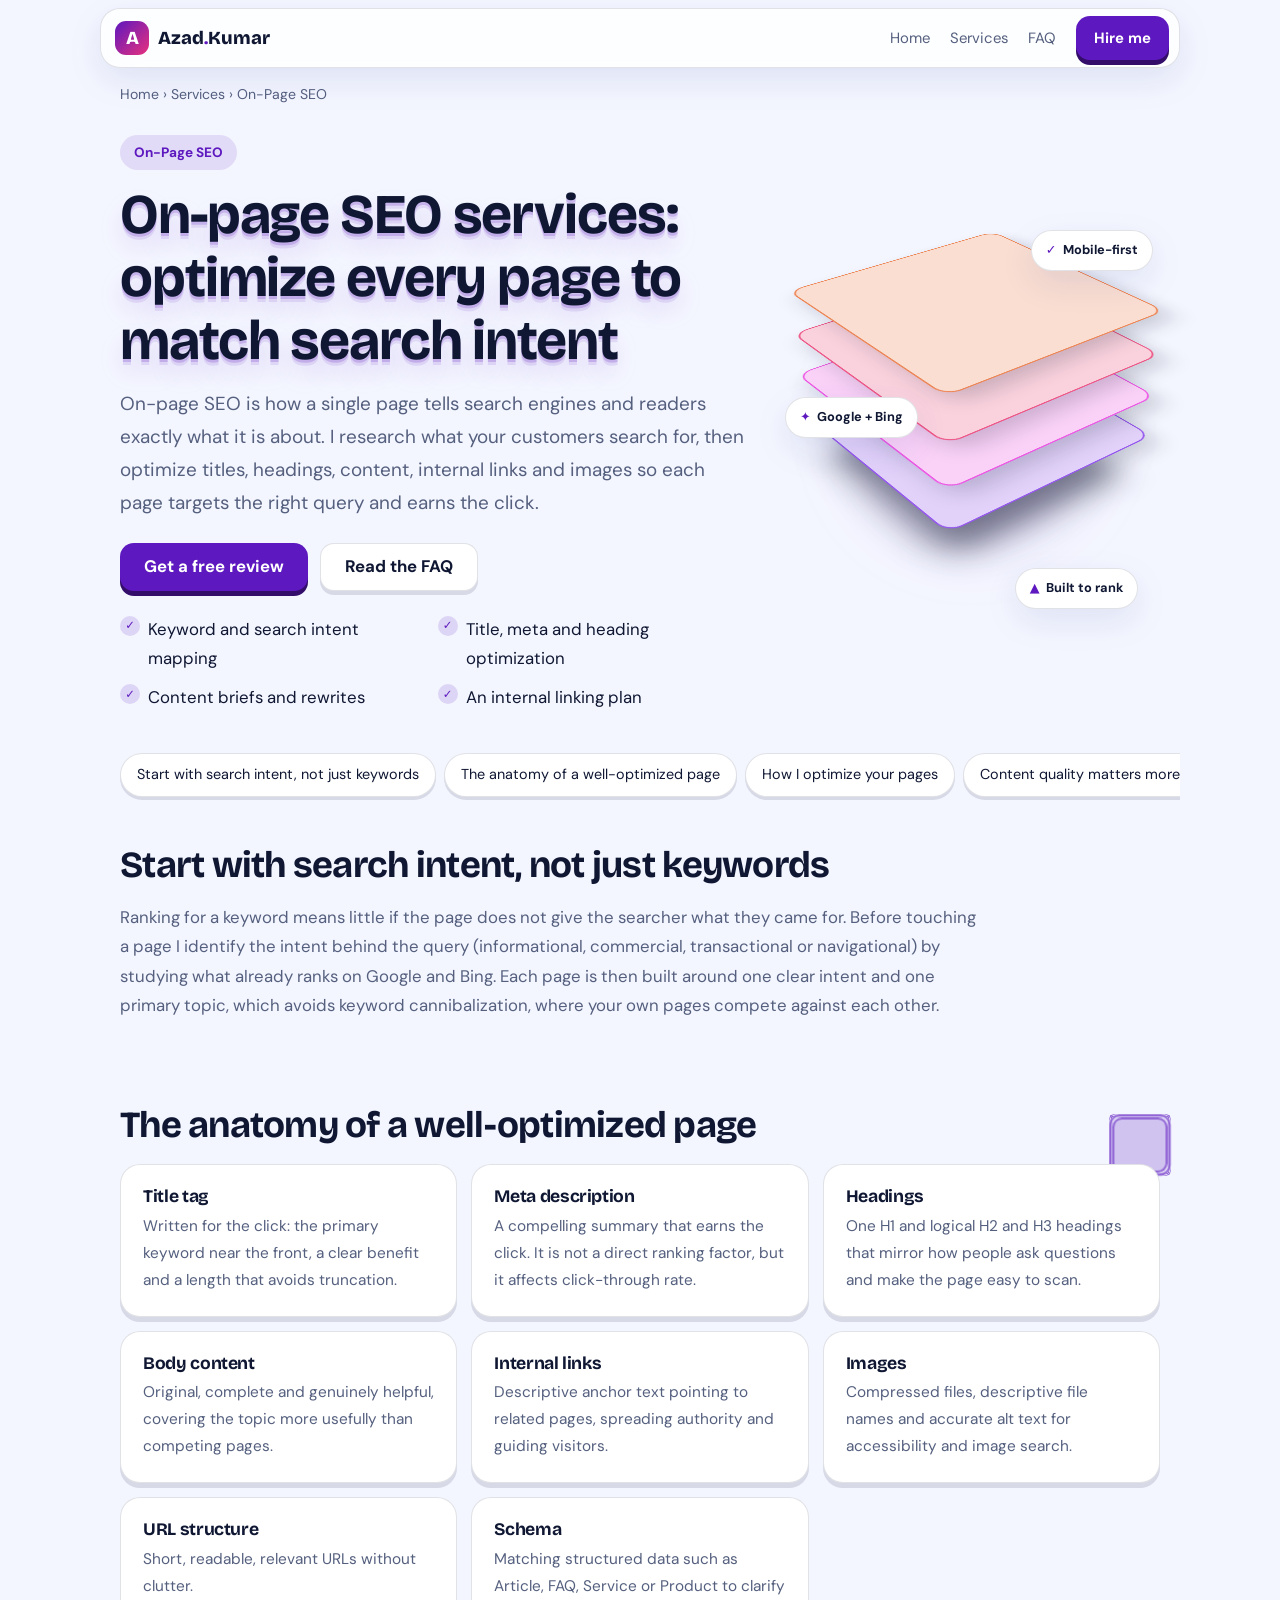
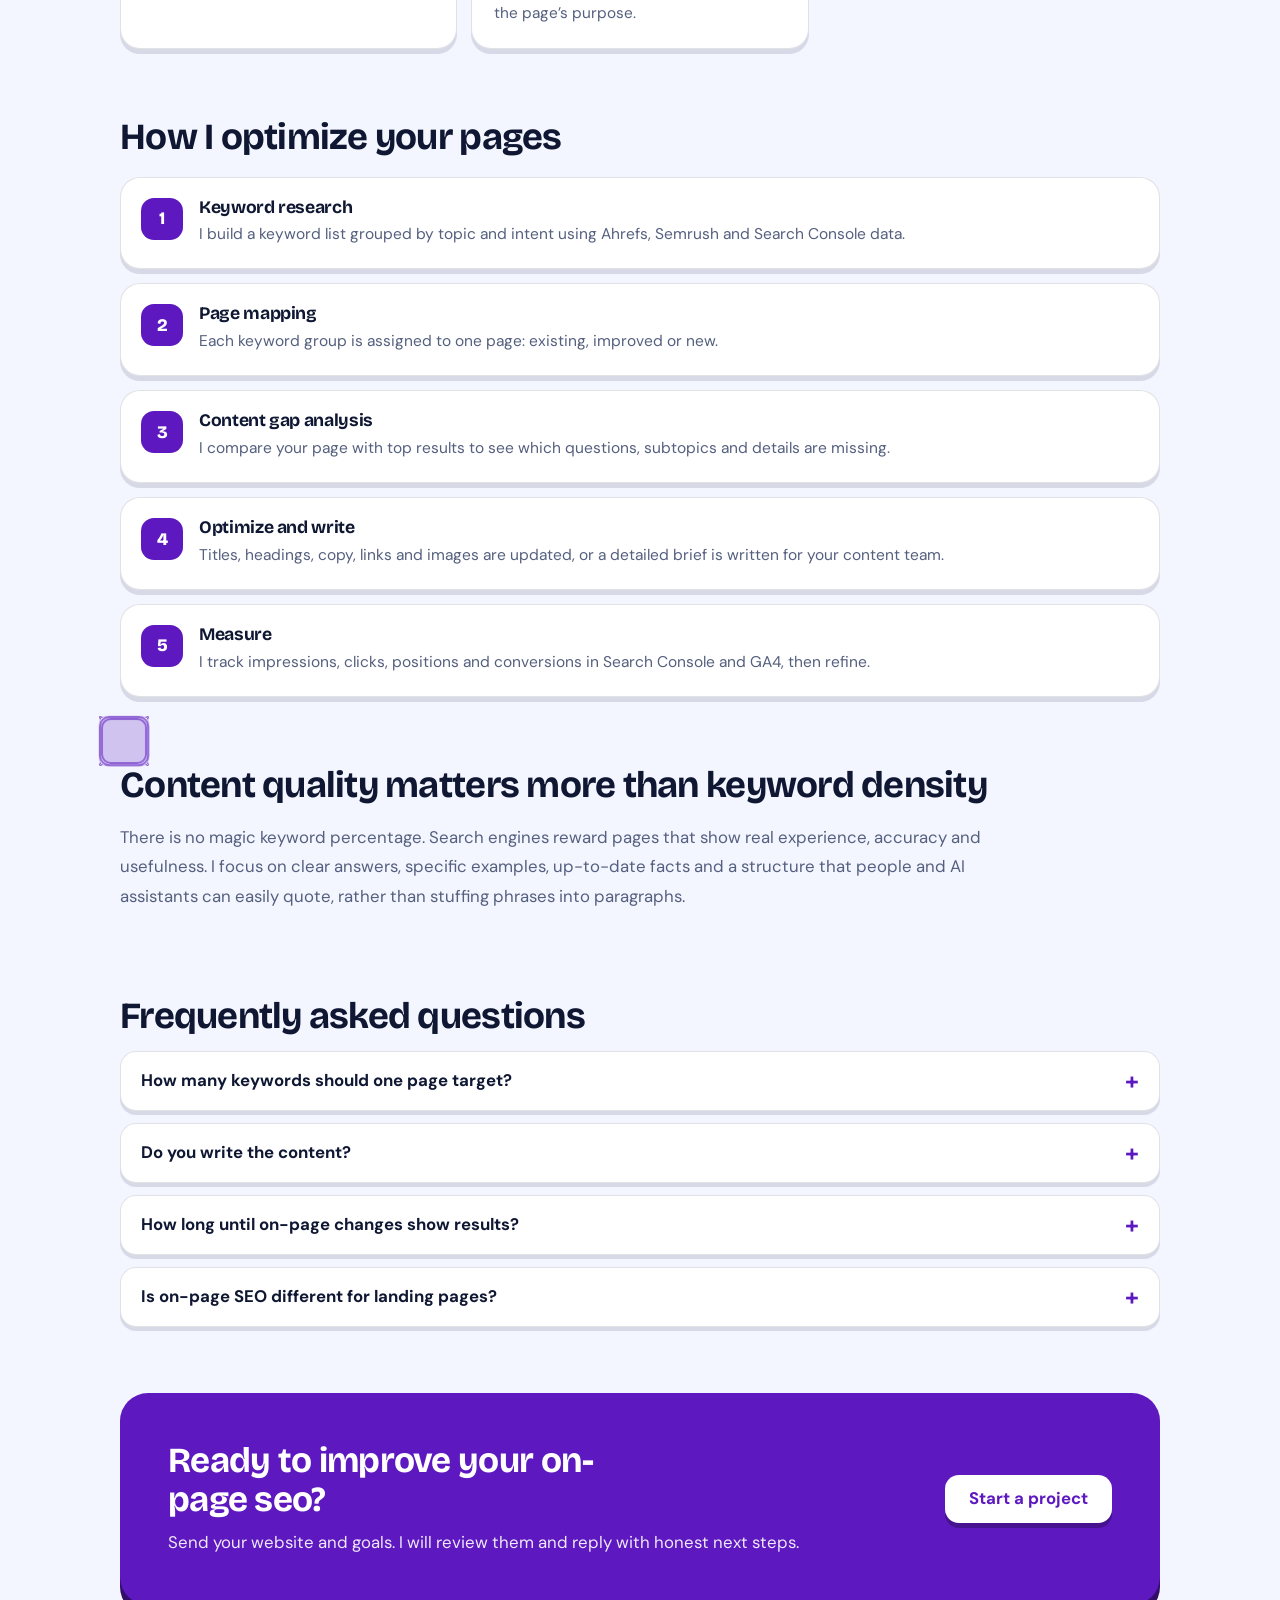
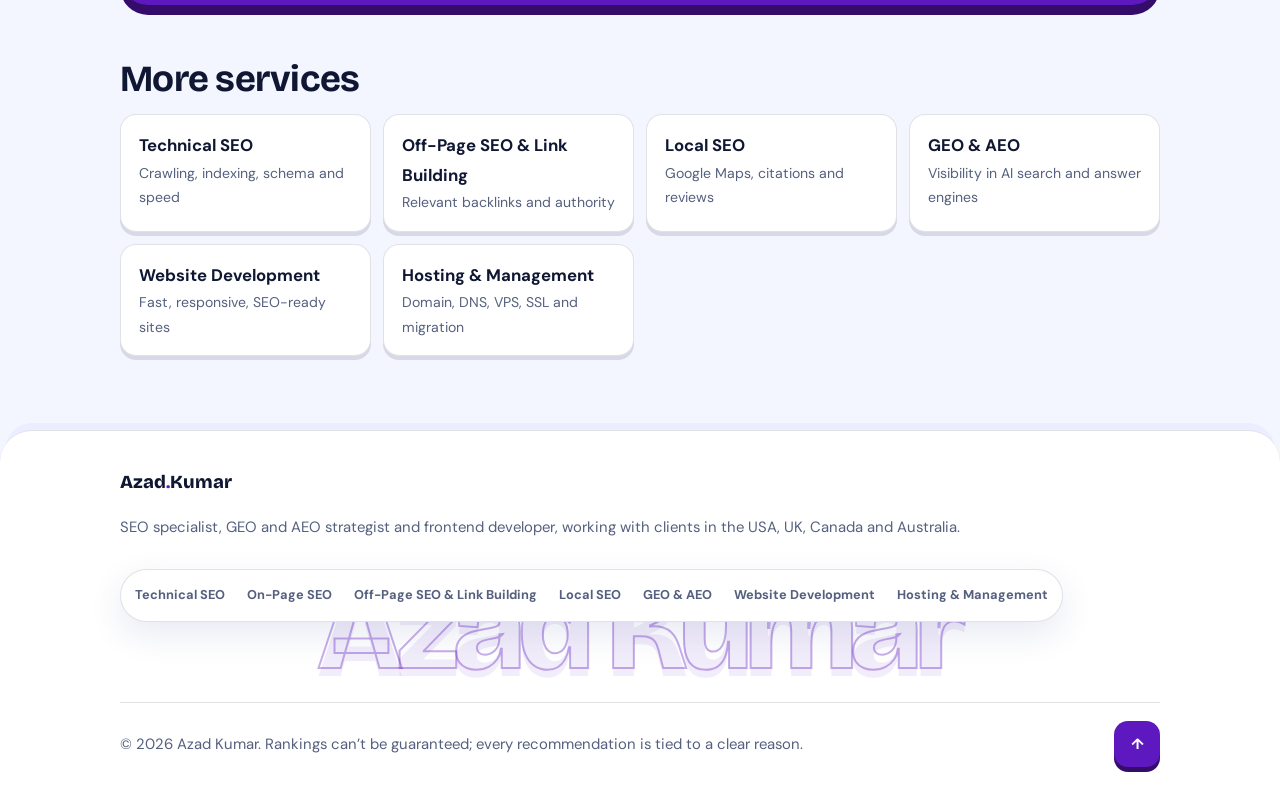
<file: on-page-seo/index.html>
<!DOCTYPE html><html lang="en"><head><meta charset="utf-8"><meta name="viewport" content="width=device-width,initial-scale=1,viewport-fit=cover"><title>On-Page SEO Services: Intent &amp; Content | Azad Kumar</title><meta name="description" content="On-page SEO services covering keyword research, search intent, titles, headings, content and internal links, so every page targets the right searches."><link rel="canonical" href="https://azadkumar.vercel.app/on-page-seo/"><meta name="robots" content="index,follow,max-image-preview:large"><meta name="author" content="Azad Kumar"><meta name="theme-color" content="#2B4EFF"><meta property="og:type" content="website"><meta property="og:site_name" content="Azad Kumar"><meta property="og:title" content="On-Page SEO Services: Intent &amp; Content | Azad Kumar"><meta property="og:description" content="On-page SEO services covering keyword research, search intent, titles, headings, content and internal links, so every page targets the right searches."><meta property="og:url" content="https://azadkumar.vercel.app/on-page-seo/"><meta name="twitter:card" content="summary"><link rel="preconnect" href="https://fonts.googleapis.com"><link rel="preconnect" href="https://fonts.gstatic.com" crossorigin><link href="https://fonts.googleapis.com/css2?family=Bricolage+Grotesque:wght@600;800&family=DM+Sans:wght@400;700&display=swap" rel="stylesheet"><style>*,*::before,*::after{box-sizing:border-box}:root{--h:225;--bg:#F4F6FF;--sf:#fff;--sf2:#EAEEFF;--tx:#0F1733;--t2:#55607F;--a:hsl(var(--h) 78% 42%);--on:#fff;--ln:rgba(15,23,51,.12);--sh:0 12px 34px rgba(30,50,140,.1);color-scheme:light dark}
@media(prefers-color-scheme:dark){:root{--bg:#0A0F24;--sf:#121A3A;--sf2:#1A2450;--tx:#EEF1FF;--t2:#A3ADD1;--a:hsl(var(--h) 92% 72%);--on:#0A0F24;--ln:rgba(255,255,255,.12);--sh:0 12px 34px rgba(0,0,0,.4)}}
html{scroll-behavior:smooth;scroll-padding-top:90px}body{margin:0;background:var(--bg);color:var(--tx);font:400 1.05rem/1.75 "DM Sans",system-ui,-apple-system,"Segoe UI",sans-serif;overflow-x:hidden;padding:env(safe-area-inset-top) 0 env(safe-area-inset-bottom)}
a{color:var(--a);text-decoration:none}a:hover{text-decoration:underline}h1,h2,h3{font-family:"Bricolage Grotesque","DM Sans",system-ui,sans-serif;line-height:1.12;letter-spacing:-.02em;margin:0}
.w{max-width:1080px;margin:0 auto;padding:0 20px}header{position:sticky;top:0;z-index:10;background:color-mix(in srgb,var(--bg) 88%,transparent);backdrop-filter:blur(14px);border-bottom:1px solid var(--ln)}
header .w{display:flex;align-items:center;justify-content:space-between;height:62px;gap:12px}.logo{font:800 1.15rem "Bricolage Grotesque",sans-serif;color:var(--tx)}.logo b{color:var(--a)}.hn{display:flex;gap:20px;align-items:center;font-size:.93rem}.hn a{color:var(--t2)}
.btn{display:inline-flex;align-items:center;justify-content:center;min-height:48px;padding:0 24px;border-radius:14px;font-weight:700;background:var(--a);color:var(--on)!important;box-shadow:0 5px 0 color-mix(in srgb,var(--a) 55%,#000);text-decoration:none!important}.btn:active{transform:translateY(3px);box-shadow:0 2px 0 color-mix(in srgb,var(--a) 55%,#000)}.btn.g{background:var(--sf);color:var(--tx)!important;border:1px solid var(--ln);box-shadow:0 4px 0 var(--ln)}
.bc{font-size:.88rem;color:var(--t2);padding:22px 0 0}.bc a{color:var(--t2)}
.hero{display:grid;grid-template-columns:1.25fr .75fr;gap:40px;align-items:center;padding:28px 0 36px}.hero h1{font-size:clamp(2rem,6vw,3.5rem);margin:14px 0}.lead{font-size:1.18rem;color:var(--t2);margin:0 0 24px}.cta{display:flex;gap:12px;flex-wrap:wrap}
.tag{display:inline-block;padding:6px 14px;border-radius:999px;background:color-mix(in srgb,var(--a) 12%,transparent);color:var(--a);font-weight:700;font-size:.85rem}
.gl{background:var(--sf);border:1px solid var(--ln);border-radius:24px;padding:24px;box-shadow:var(--sh),0 6px 0 var(--ln)}.ic{width:60px;height:60px;border-radius:18px;display:grid;place-items:center;background:var(--a);margin-bottom:16px;box-shadow:0 5px 0 color-mix(in srgb,var(--a) 55%,#000)}.ic svg{width:30px;height:30px;stroke:var(--on);fill:none;stroke-width:1.8;stroke-linecap:round;stroke-linejoin:round}
.gl h2{font-size:1.15rem;margin-bottom:10px}.ck{list-style:none;margin:14px 0 0;padding:0;display:grid;gap:10px}.ck li{padding-left:28px;position:relative}.ck li::before{content:"✓";position:absolute;left:0;top:1px;width:20px;height:20px;border-radius:50%;display:grid;place-items:center;background:color-mix(in srgb,var(--a) 15%,transparent);color:var(--a);font-size:.72rem;font-weight:800;line-height:1}
.toc{display:flex;gap:8px;overflow-x:auto;padding:4px 20px 14px;margin:0 -20px;scrollbar-width:none}.toc a{flex:none;min-height:44px;display:flex;align-items:center;padding:0 16px;border-radius:999px;background:var(--sf);border:1px solid var(--ln);color:var(--tx);font-size:.9rem;box-shadow:0 3px 0 var(--ln)}
article section,.faq,.rel{padding:34px 0}article h2,.faq h2,.rel h2{font-size:clamp(1.55rem,4vw,2.3rem);margin-bottom:14px}article p{max-width:72ch;color:var(--t2)}
.cg{display:grid;gap:14px;grid-template-columns:repeat(auto-fill,minmax(min(100%,260px),1fr));margin-top:18px}.cd{background:var(--sf);border:1px solid var(--ln);border-radius:20px;padding:22px;box-shadow:0 5px 0 var(--ln)}.cd h3{font-size:1.1rem;margin-bottom:6px}.cd p{margin:0;font-size:.96rem}
.st{list-style:none;counter-reset:s;margin:18px 0 0;padding:0;display:grid;gap:14px}.st li{counter-increment:s;position:relative;background:var(--sf);border:1px solid var(--ln);border-radius:20px;padding:20px 20px 20px 78px;box-shadow:0 5px 0 var(--ln)}.st li::before{content:counter(s);position:absolute;left:20px;top:20px;width:42px;height:42px;border-radius:13px;display:grid;place-items:center;background:var(--a);color:var(--on);font:800 1.1rem "Bricolage Grotesque",sans-serif}.st h3{font-size:1.1rem}.st p{margin:4px 0 0;font-size:.97rem}
.tw{overflow-x:auto;margin-top:18px;border:1px solid var(--ln);border-radius:18px;background:var(--sf)}table{border-collapse:collapse;width:100%;min-width:520px}th,td{text-align:left;padding:14px 18px;border-bottom:1px solid var(--ln);font-size:.96rem;vertical-align:top}th{background:var(--sf2)}tr:last-child td{border:0}
details{background:var(--sf);border:1px solid var(--ln);border-radius:16px;padding:0 20px;margin-bottom:12px;box-shadow:0 4px 0 var(--ln)}summary{cursor:pointer;font-weight:700;min-height:58px;display:flex;align-items:center;justify-content:space-between;gap:12px;list-style:none}summary::-webkit-details-marker{display:none}summary::after{content:"+";color:var(--a);font-size:1.5rem;transition:transform .25s}details[open] summary::after{transform:rotate(45deg)}details p{margin:0 0 18px;color:var(--t2)}
.band{background:var(--a);color:var(--on);border-radius:28px;padding:clamp(26px,6vw,48px);margin:20px 0;display:flex;flex-wrap:wrap;gap:20px;align-items:center;justify-content:space-between;box-shadow:0 10px 0 color-mix(in srgb,var(--a) 55%,#000)}.band h2{font-size:clamp(1.5rem,4vw,2.2rem);max-width:20ch}.band p{margin:8px 0 0;opacity:.9}.band .btn{background:var(--on);color:var(--a)!important;box-shadow:0 5px 0 rgba(0,0,0,.25)}
.rg{display:grid;gap:12px;grid-template-columns:repeat(auto-fill,minmax(min(100%,230px),1fr))}.rg a{display:block;background:var(--sf);border:1px solid var(--ln);border-radius:16px;padding:16px 18px;color:var(--tx);font-weight:700;box-shadow:0 4px 0 var(--ln)}.rg a:hover{border-color:var(--a);text-decoration:none}.rg span{display:block;font-weight:400;color:var(--t2);font-size:.88rem}
footer{margin-top:40px;border-top:1px solid var(--ln);background:var(--sf);padding:34px 0 40px;font-size:.93rem;color:var(--t2)}footer .fl{display:flex;flex-wrap:wrap;gap:6px 22px;margin:14px 0}footer a{color:var(--t2);padding:6px 0}
@media(max-width:860px){.hero{grid-template-columns:1fr}.hn a:not(.btn){display:none}}@media(max-width:520px){.cta .btn{width:100%}.st li{padding:74px 18px 18px}.st li::before{top:18px}}
header{top:8px;padding:0 12px;background:none;border:0;backdrop-filter:none}header .w{background:color-mix(in srgb,var(--sf) 82%,transparent);backdrop-filter:blur(16px);border:1px solid var(--ln);border-radius:20px;height:60px;padding:0 10px 0 14px;box-shadow:var(--sh)}
.logo{display:flex;align-items:center}.lm{display:inline-grid;place-items:center;width:34px;height:34px;border-radius:11px;background:linear-gradient(135deg,var(--a),hsl(calc(var(--h) + 70) 80% 55%));color:#fff;margin-right:9px;font-weight:800}
main{position:relative}.hero h1{text-shadow:0 3px 0 color-mix(in srgb,var(--a) 20%,transparent),0 6px 0 color-mix(in srgb,var(--a) 10%,transparent),0 14px 26px color-mix(in srgb,var(--a) 14%,transparent)}
.hero>div:first-child>*{animation:rise .8s backwards;animation-delay:calc(var(--n,0)*.09s)}@keyframes rise{from{opacity:0;transform:perspective(600px) translateY(26px) rotateX(-14deg)}}
.tr{grid-template-columns:1fr 1fr;margin:24px 0 0}
.scene{position:relative;perspective:1200px;height:clamp(340px,40vw,440px);display:grid;grid-template-columns:minmax(0,1fr);place-items:center;touch-action:pan-y;user-select:none}
.scene::before{content:"";position:absolute;width:80%;aspect-ratio:1;border-radius:50%;background:radial-gradient(circle,color-mix(in srgb,var(--a) 32%,transparent),transparent 68%);filter:blur(30px)}
.rig{position:relative;width:300px;height:300px;transform-style:preserve-3d;transform:scale(var(--k,1)) rotateX(var(--rx,58deg)) rotateZ(var(--rz,-38deg));transition:transform .3s ease-out}
.spin{position:absolute;inset:0;transform-style:preserve-3d;animation:sw 9s ease-in-out infinite alternate}@keyframes sw{from{transform:rotateZ(-7deg)}to{transform:rotateZ(7deg)}}
.lyr{position:absolute;inset:0;border-radius:20px;transform:translateZ(calc(var(--z)*54px));animation:lf 5s ease-in-out infinite;animation-delay:calc(var(--z)*-.6s);background:color-mix(in srgb,var(--c) 22%,var(--sf));border:2px solid color-mix(in srgb,var(--c) 75%,transparent);box-shadow:0 18px 30px rgba(10,15,40,.18);display:flex;align-items:flex-end;padding:14px 18px;transform-style:preserve-3d}
.lyr b{font:800 1.25rem "Bricolage Grotesque",sans-serif}.lyr svg{position:absolute;inset:0;margin:auto;width:42%;height:42%;stroke:var(--c);fill:none;stroke-width:1.6;stroke-linecap:round;stroke-linejoin:round;transform:translateZ(6px)}
@keyframes lf{50%{transform:translateZ(calc(var(--z)*54px + 12px))}}.shd{position:absolute;inset:6%;border-radius:30px;background:rgba(10,15,40,.4);filter:blur(22px);transform:translateZ(-60px)}
.fl{position:absolute;padding:8px 14px;border-radius:999px;background:var(--sf);border:1px solid var(--ln);box-shadow:var(--sh);font-size:.8rem;font-weight:700;animation:fy 5s ease-in-out infinite;white-space:nowrap}.fl i{color:var(--a);font-style:normal;margin-right:6px}
.f1{top:6%;right:2%}.f2{top:44%;left:0;animation-delay:-1.6s}.f3{bottom:8%;right:6%;animation-delay:-3s}@keyframes fy{50%{transform:translateY(-10px)}}
.cd,.st li,.rg a{position:relative;transform-style:preserve-3d;transition:transform .25s ease-out,box-shadow .25s,border-color .2s}
.cd::after,.st li::after,.rg a::after{content:"";position:absolute;inset:0;border-radius:inherit;background:radial-gradient(280px circle at var(--gx,50%) var(--gy,0%),color-mix(in srgb,var(--a) 18%,transparent),transparent 60%);opacity:0;transition:opacity .25s;pointer-events:none}
.cd:hover::after,.st li:hover::after,.rg a:hover::after{opacity:1}.cd h3,.st h3{transform:translateZ(16px)}.st li::before{transform:translateZ(28px)}
html.js .rv{opacity:0;transform:perspective(1100px) translateY(36px) rotateX(9deg);transform-origin:50% 0;transition:opacity .7s,transform .8s cubic-bezier(.2,.7,.2,1)}html.js .rv.in{opacity:1;transform:none}
.rv.in .cg>*,.rv.in .st>*,.rv.in .rg>*{animation:in3 .8s backwards;animation-delay:calc(var(--i,0)*80ms)}@keyframes in3{from{opacity:0;transform:perspective(800px) rotateX(-20deg) translateY(34px) scale(.95)}}
.cw{position:absolute;width:var(--s,60px);height:var(--s,60px);perspective:520px;pointer-events:none;z-index:0}.cube{position:absolute;inset:0;transform-style:preserve-3d;animation:cb 20s linear infinite}@keyframes cb{from{transform:rotateX(-24deg) rotateY(0)}to{transform:rotateX(-24deg) rotateY(360deg)}}
.cube i{position:absolute;inset:0;border-radius:10px;border:2px solid color-mix(in srgb,var(--a) 55%,transparent);background:color-mix(in srgb,var(--a) 12%,transparent)}
.cube i:nth-child(1){transform:translateZ(calc(var(--s)/2))}.cube i:nth-child(2){transform:rotateY(180deg) translateZ(calc(var(--s)/2))}.cube i:nth-child(3){transform:rotateY(90deg) translateZ(calc(var(--s)/2))}.cube i:nth-child(4){transform:rotateY(-90deg) translateZ(calc(var(--s)/2))}.cube i:nth-child(5){transform:rotateX(90deg) translateZ(calc(var(--s)/2))}.cube i:nth-child(6){transform:rotateX(-90deg) translateZ(calc(var(--s)/2))}
main>*:not(.cw){position:relative;z-index:1}
footer{border-radius:32px 32px 0 0;box-shadow:0 -12px 0 -5px var(--sf2);overflow:hidden}.fw{font:800 clamp(2.6rem,13vw,8rem) "Bricolage Grotesque",sans-serif;line-height:.95;letter-spacing:-.04em;color:transparent;-webkit-text-stroke:2px color-mix(in srgb,var(--a) 35%,transparent);text-shadow:0 8px 0 color-mix(in srgb,var(--a) 8%,transparent);margin:26px 0 14px;text-align:center;white-space:nowrap}
.fb{display:flex;flex-wrap:wrap;gap:12px 24px;justify-content:space-between;align-items:center;border-top:1px solid var(--ln);padding-top:18px}.top{width:46px;height:46px;border-radius:14px;display:grid;place-items:center;background:var(--a);color:var(--on)!important;font-weight:800;box-shadow:0 5px 0 color-mix(in srgb,var(--a) 55%,#000);text-decoration:none!important}.top:active{transform:translateY(3px)}
@media(max-width:860px){.scene{height:calc(440px*var(--k,1));min-height:300px}}@media(max-width:700px){.cw{--s:44px!important;opacity:.6}.tr{grid-template-columns:1fr}.fl{font-size:.72rem;padding:6px 10px}.f1{top:0;right:0}.f2{top:34%;left:0}.f3{bottom:12%;right:0}.fb{justify-content:center;text-align:center}}
@media(prefers-reduced-motion:reduce){*,*::before,*::after{animation:none!important;transition:none!important;scroll-behavior:auto!important}html.js .rv{opacity:1;transform:none}}:root{--h:265}</style><script>document.documentElement.className="js"</script><script type="application/ld+json">{"@context": "https://schema.org", "@graph": [{"@type": "WebPage", "@id": "https://azadkumar.vercel.app/on-page-seo/#webpage", "url": "https://azadkumar.vercel.app/on-page-seo/", "name": "On-Page SEO Services: Intent & Content | Azad Kumar", "description": "On-page SEO services covering keyword research, search intent, titles, headings, content and internal links, so every page targets the right searches.", "inLanguage": "en", "dateModified": "2026-11-03", "breadcrumb": {"@id": "https://azadkumar.vercel.app/on-page-seo/#bc"}}, {"@type": "BreadcrumbList", "@id": "https://azadkumar.vercel.app/on-page-seo/#bc", "itemListElement": [{"@type": "ListItem", "position": 1, "name": "Home", "item": "https://azadkumar.vercel.app/"}, {"@type": "ListItem", "position": 2, "name": "Services", "item": "https://azadkumar.vercel.app/#services"}, {"@type": "ListItem", "position": 3, "name": "On-Page SEO", "item": "https://azadkumar.vercel.app/on-page-seo/"}]}, {"@type": "Service", "name": "On-Page SEO", "serviceType": "On-Page SEO", "description": "On-page SEO services covering keyword research, search intent, titles, headings, content and internal links, so every page targets the right searches.", "url": "https://azadkumar.vercel.app/on-page-seo/", "provider": {"@type": "Person", "name": "Azad Kumar", "url": "https://azadkumar.vercel.app/", "jobTitle": "SEO Specialist, GEO and AEO Strategist, Frontend Developer"}, "areaServed": ["United States", "United Kingdom", "Canada", "Australia"]}, {"@type": "FAQPage", "mainEntity": [{"@type": "Question", "name": "How many keywords should one page target?", "acceptedAnswer": {"@type": "Answer", "text": "One primary topic with a handful of closely related variations. Trying to rank one page for unrelated topics usually weakens it."}}, {"@type": "Question", "name": "Do you write the content?", "acceptedAnswer": {"@type": "Answer", "text": "I can optimize and edit existing content and write detailed briefs. For full copywriting I work with your writers so the voice stays yours."}}, {"@type": "Question", "name": "How long until on-page changes show results?", "acceptedAnswer": {"@type": "Answer", "text": "Search engines need to recrawl and reassess the page, so changes often show in weeks rather than days. Competitive terms take longer, and nobody can promise exact timing."}}, {"@type": "Question", "name": "Is on-page SEO different for landing pages?", "acceptedAnswer": {"@type": "Answer", "text": "The principles are the same, but landing pages also need a focused message, fast loading and clear calls to action so traffic converts."}}]}]}</script></head><body>
<header><div class="w"><a class="logo" href="/"><span class="lm">A</span>Azad<b>.</b>Kumar</a><nav class="hn" aria-label="Main"><a href="/">Home</a><a href="/#services">Services</a><a href="/#faq">FAQ</a><a class="btn" href="/#contact" style="min-height:44px;padding:0 18px">Hire me</a></nav></div></header>
<main class="w"><div class="cw" aria-hidden="true" style="right:1%;top:30%;--s:58px"><div class="cube"><i></i><i></i><i></i><i></i><i></i><i></i></div></div><div class="cw" aria-hidden="true" style="left:0;top:64%;--s:48px"><div class="cube"><i></i><i></i><i></i><i></i><i></i><i></i></div></div><nav class="bc" aria-label="Breadcrumb"><a href="/">Home</a> › <a href="/#services">Services</a> › <span>On-Page SEO</span></nav>
<div class="hero"><div><span class="tag">On-Page SEO</span><h1>On-page SEO services: optimize every page to match search intent</h1><p class="lead">On-page SEO is how a single page tells search engines and readers exactly what it is about. I research what your customers search for, then optimize titles, headings, content, internal links and images so each page targets the right query and earns the click.</p><div class="cta"><a class="btn" href="/#contact">Get a free review</a><a class="btn g" href="#faq">Read the FAQ</a></div><ul class="ck tr"><li>Keyword and search intent mapping</li><li>Title, meta and heading optimization</li><li>Content briefs and rewrites</li><li>An internal linking plan</li></ul></div>
<div class="scene" aria-hidden="true"><div class="rig" id="rig"><div class="spin"><div class="shd"></div><div class="lyr" style="--z:0;--c:hsl(265 80% 55%)"><b>Intent</b></div><div class="lyr" style="--z:1;--c:hsl(303 80% 55%)"><b>Titles</b></div><div class="lyr" style="--z:2;--c:hsl(341 80% 55%)"><b>Content</b></div><div class="lyr" style="--z:3;--c:hsl(19 80% 55%)"><b>Links</b><svg viewBox="0 0 24 24"><path d="M14 3H6v18h12V7zM14 3v4h4M9 13h6M9 17h6"/></svg></div></div></div><span class="fl f1"><i>✓</i>Mobile-first</span><span class="fl f2"><i>✦</i>Google + Bing</span><span class="fl f3"><i>▲</i>Built to rank</span></div></div>
<nav class="toc" aria-label="On this page"><a href="#start-with-search-intent-not-just-keywords">Start with search intent, not just keywords</a><a href="#the-anatomy-of-a-well-optimized-page">The anatomy of a well-optimized page</a><a href="#how-i-optimize-your-pages">How I optimize your pages</a><a href="#content-quality-matters-more-than-keyword-density">Content quality matters more than keyword density</a><a href="#faq">FAQ</a></nav>
<article><section class="rv" id="start-with-search-intent-not-just-keywords"><h2>Start with search intent, not just keywords</h2><p>Ranking for a keyword means little if the page does not give the searcher what they came for. Before touching a page I identify the intent behind the query (informational, commercial, transactional or navigational) by studying what already ranks on Google and Bing. Each page is then built around one clear intent and one primary topic, which avoids keyword cannibalization, where your own pages compete against each other.</p></section><section class="rv" id="the-anatomy-of-a-well-optimized-page"><h2>The anatomy of a well-optimized page</h2><div class="cg"><div class="cd"><h3>Title tag</h3><p>Written for the click: the primary keyword near the front, a clear benefit and a length that avoids truncation.</p></div><div class="cd"><h3>Meta description</h3><p>A compelling summary that earns the click. It is not a direct ranking factor, but it affects click-through rate.</p></div><div class="cd"><h3>Headings</h3><p>One H1 and logical H2 and H3 headings that mirror how people ask questions and make the page easy to scan.</p></div><div class="cd"><h3>Body content</h3><p>Original, complete and genuinely helpful, covering the topic more usefully than competing pages.</p></div><div class="cd"><h3>Internal links</h3><p>Descriptive anchor text pointing to related pages, spreading authority and guiding visitors.</p></div><div class="cd"><h3>Images</h3><p>Compressed files, descriptive file names and accurate alt text for accessibility and image search.</p></div><div class="cd"><h3>URL structure</h3><p>Short, readable, relevant URLs without clutter.</p></div><div class="cd"><h3>Schema</h3><p>Matching structured data such as Article, FAQ, Service or Product to clarify the page’s purpose.</p></div></div></section><section class="rv" id="how-i-optimize-your-pages"><h2>How I optimize your pages</h2><ol class="st"><li><h3>Keyword research</h3><p>I build a keyword list grouped by topic and intent using Ahrefs, Semrush and Search Console data.</p></li><li><h3>Page mapping</h3><p>Each keyword group is assigned to one page: existing, improved or new.</p></li><li><h3>Content gap analysis</h3><p>I compare your page with top results to see which questions, subtopics and details are missing.</p></li><li><h3>Optimize and write</h3><p>Titles, headings, copy, links and images are updated, or a detailed brief is written for your content team.</p></li><li><h3>Measure</h3><p>I track impressions, clicks, positions and conversions in Search Console and GA4, then refine.</p></li></ol></section><section class="rv" id="content-quality-matters-more-than-keyword-density"><h2>Content quality matters more than keyword density</h2><p>There is no magic keyword percentage. Search engines reward pages that show real experience, accuracy and usefulness. I focus on clear answers, specific examples, up-to-date facts and a structure that people and AI assistants can easily quote, rather than stuffing phrases into paragraphs.</p></section></article>
<section class="faq rv" id="faq"><h2>Frequently asked questions</h2><details><summary>How many keywords should one page target?</summary><p>One primary topic with a handful of closely related variations. Trying to rank one page for unrelated topics usually weakens it.</p></details><details><summary>Do you write the content?</summary><p>I can optimize and edit existing content and write detailed briefs. For full copywriting I work with your writers so the voice stays yours.</p></details><details><summary>How long until on-page changes show results?</summary><p>Search engines need to recrawl and reassess the page, so changes often show in weeks rather than days. Competitive terms take longer, and nobody can promise exact timing.</p></details><details><summary>Is on-page SEO different for landing pages?</summary><p>The principles are the same, but landing pages also need a focused message, fast loading and clear calls to action so traffic converts.</p></details></section>
<div class="band rv"><div><h2>Ready to improve your on-page seo?</h2><p>Send your website and goals. I will review them and reply with honest next steps.</p></div><a class="btn" href="/#contact">Start a project</a></div>
<section class="rel rv"><h2>More services</h2><div class="rg"><a href="/technical-seo/">Technical SEO<span>Crawling, indexing, schema and speed</span></a><a href="/off-page-seo/">Off-Page SEO &amp; Link Building<span>Relevant backlinks and authority</span></a><a href="/local-seo/">Local SEO<span>Google Maps, citations and reviews</span></a><a href="/geo-aeo/">GEO &amp; AEO<span>Visibility in AI search and answer engines</span></a><a href="/website-development/">Website Development<span>Fast, responsive, SEO-ready sites</span></a><a href="/hosting-management/">Hosting &amp; Management<span>Domain, DNS, VPS, SSL and migration</span></a></div></section></main>
<footer><div class="w"><a class="logo" href="/">Azad<b>.</b>Kumar</a><p>SEO specialist, GEO and AEO strategist and frontend developer, working with clients in the USA, UK, Canada and Australia.</p><div class="fl"><a href="/technical-seo/">Technical SEO</a><a href="/on-page-seo/">On-Page SEO</a><a href="/off-page-seo/">Off-Page SEO &amp; Link Building</a><a href="/local-seo/">Local SEO</a><a href="/geo-aeo/">GEO &amp; AEO</a><a href="/website-development/">Website Development</a><a href="/hosting-management/">Hosting &amp; Management</a></div><div class="fw" aria-hidden="true">Azad Kumar</div><div class="fb"><span>© 2026 Azad Kumar. Rankings can’t be guaranteed; every recommendation is tied to a clear reason.</span><a class="top" href="#" aria-label="Back to top">↑</a></div></div></footer><script>(()=>{const q=s=>document.querySelectorAll(s),RM=matchMedia("(prefers-reduced-motion:reduce)").matches;
q(".hero>div:first-child>*").forEach((e,i)=>e.style.setProperty("--n",i));
q(".cg,.st,.rg").forEach(g=>[...g.children].forEach((c,i)=>c.style.setProperty("--i",i%8)));
const io=new IntersectionObserver(es=>es.forEach(x=>{if(x.isIntersecting){x.target.classList.add("in");io.unobserve(x.target)}}),{threshold:.06});q(".rv").forEach(el=>io.observe(el));
const sc=document.querySelector(".scene"),rg=document.getElementById("rig");
const fit=()=>sc.style.setProperty("--k",Math.min(1,Math.max(.5,sc.clientWidth/450)).toFixed(3));fit();addEventListener("resize",fit);
if(!RM){sc.addEventListener("pointermove",e=>{const r=sc.getBoundingClientRect(),x=(e.clientX-r.left)/r.width-.5,y=(e.clientY-r.top)/r.height-.5;rg.style.setProperty("--rz",(-38+x*44)+"deg");rg.style.setProperty("--rx",(58-y*26)+"deg")});sc.addEventListener("pointerleave",()=>{rg.style.removeProperty("--rz");rg.style.removeProperty("--rx")});
const m=document.querySelector("main"),cw=[...q(".cw")];addEventListener("scroll",()=>cw.forEach(c=>c.style.translate="0 "+(m.getBoundingClientRect().top*-.05)+"px"),{passive:true})}
if(matchMedia("(hover:hover)").matches&&!RM){const T=".cd,.st li,.rg a";document.addEventListener("pointermove",e=>{const c=e.target.closest(T);if(!c)return;const r=c.getBoundingClientRect(),x=(e.clientX-r.left)/r.width-.5,y=(e.clientY-r.top)/r.height-.5;c.style.transform="perspective(900px) rotateX("+(-y*9)+"deg) rotateY("+(x*11)+"deg) translateZ(8px)";c.style.setProperty("--gx",(x+.5)*100+"%");c.style.setProperty("--gy",(y+.5)*100+"%")});document.addEventListener("pointerout",e=>{const c=e.target.closest(T);if(c&&!c.contains(e.relatedTarget))c.style.transform=""})}})();</script></body></html>
</file>
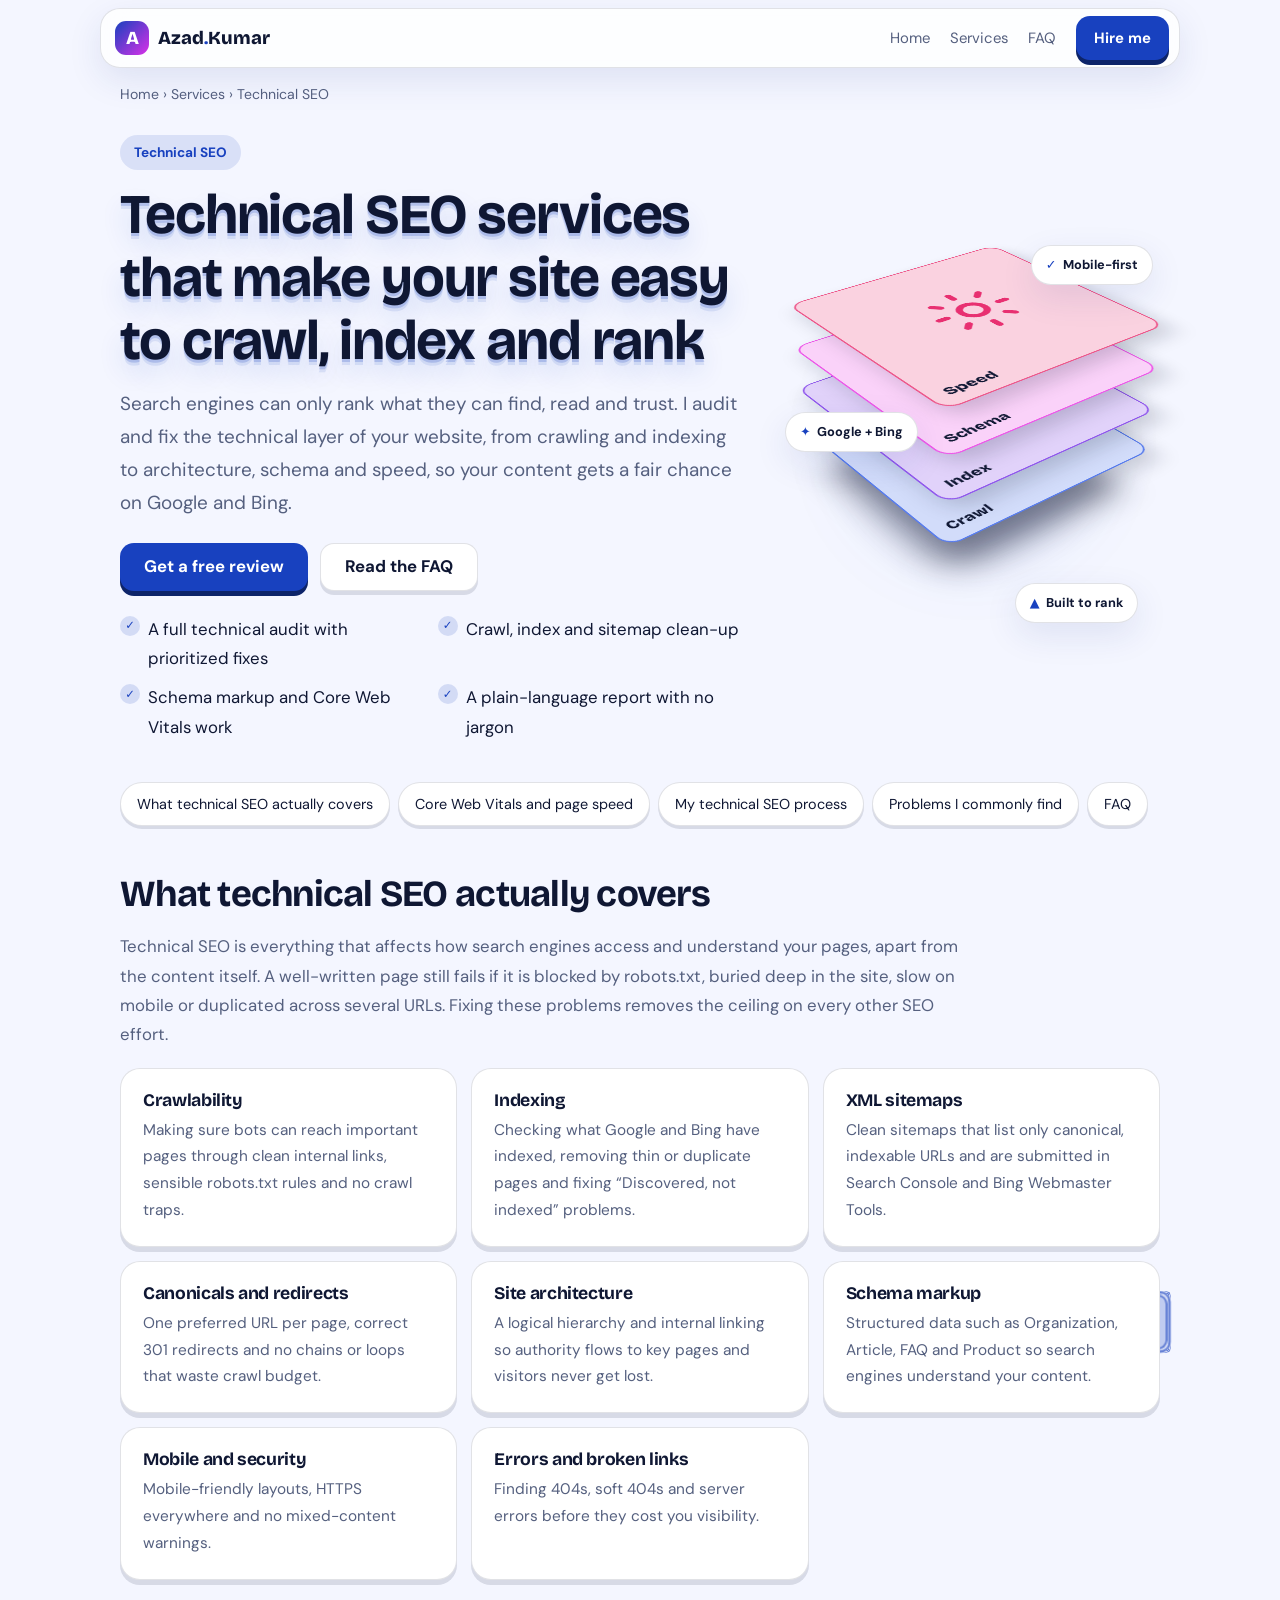
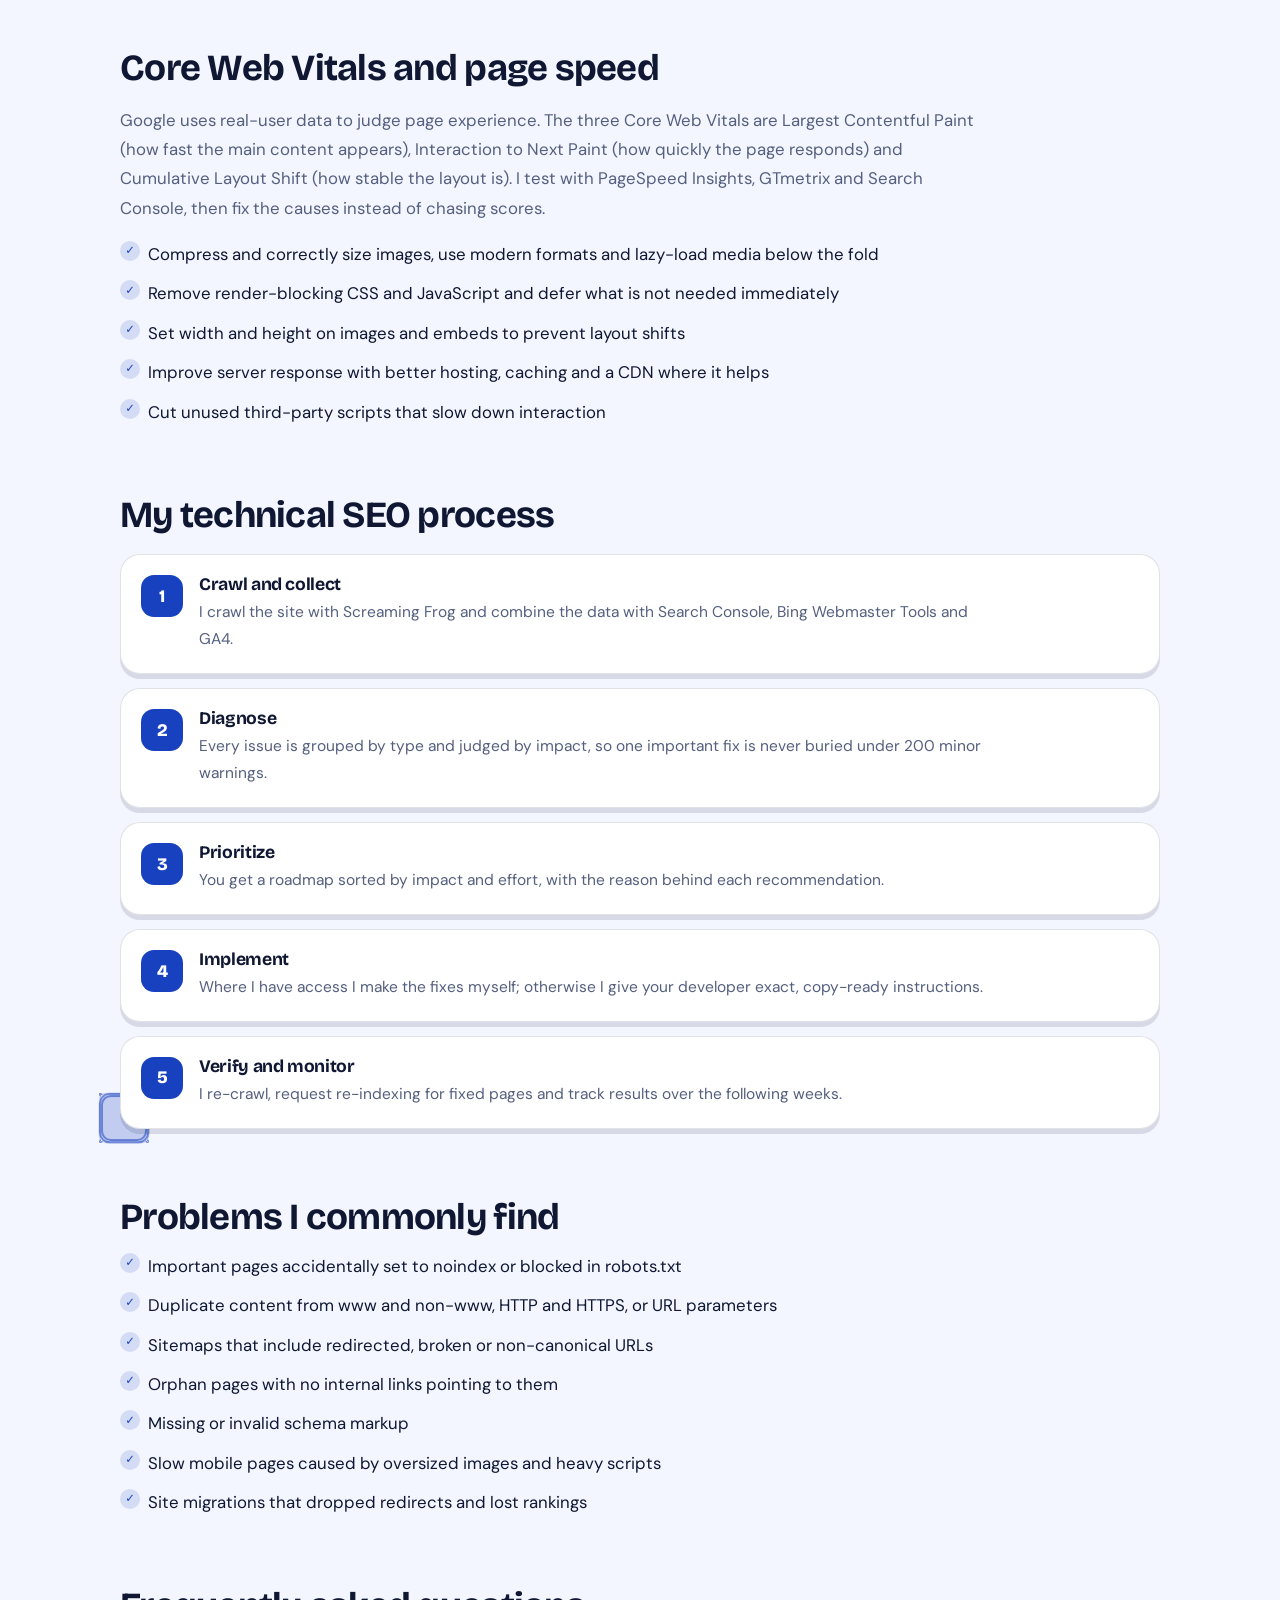
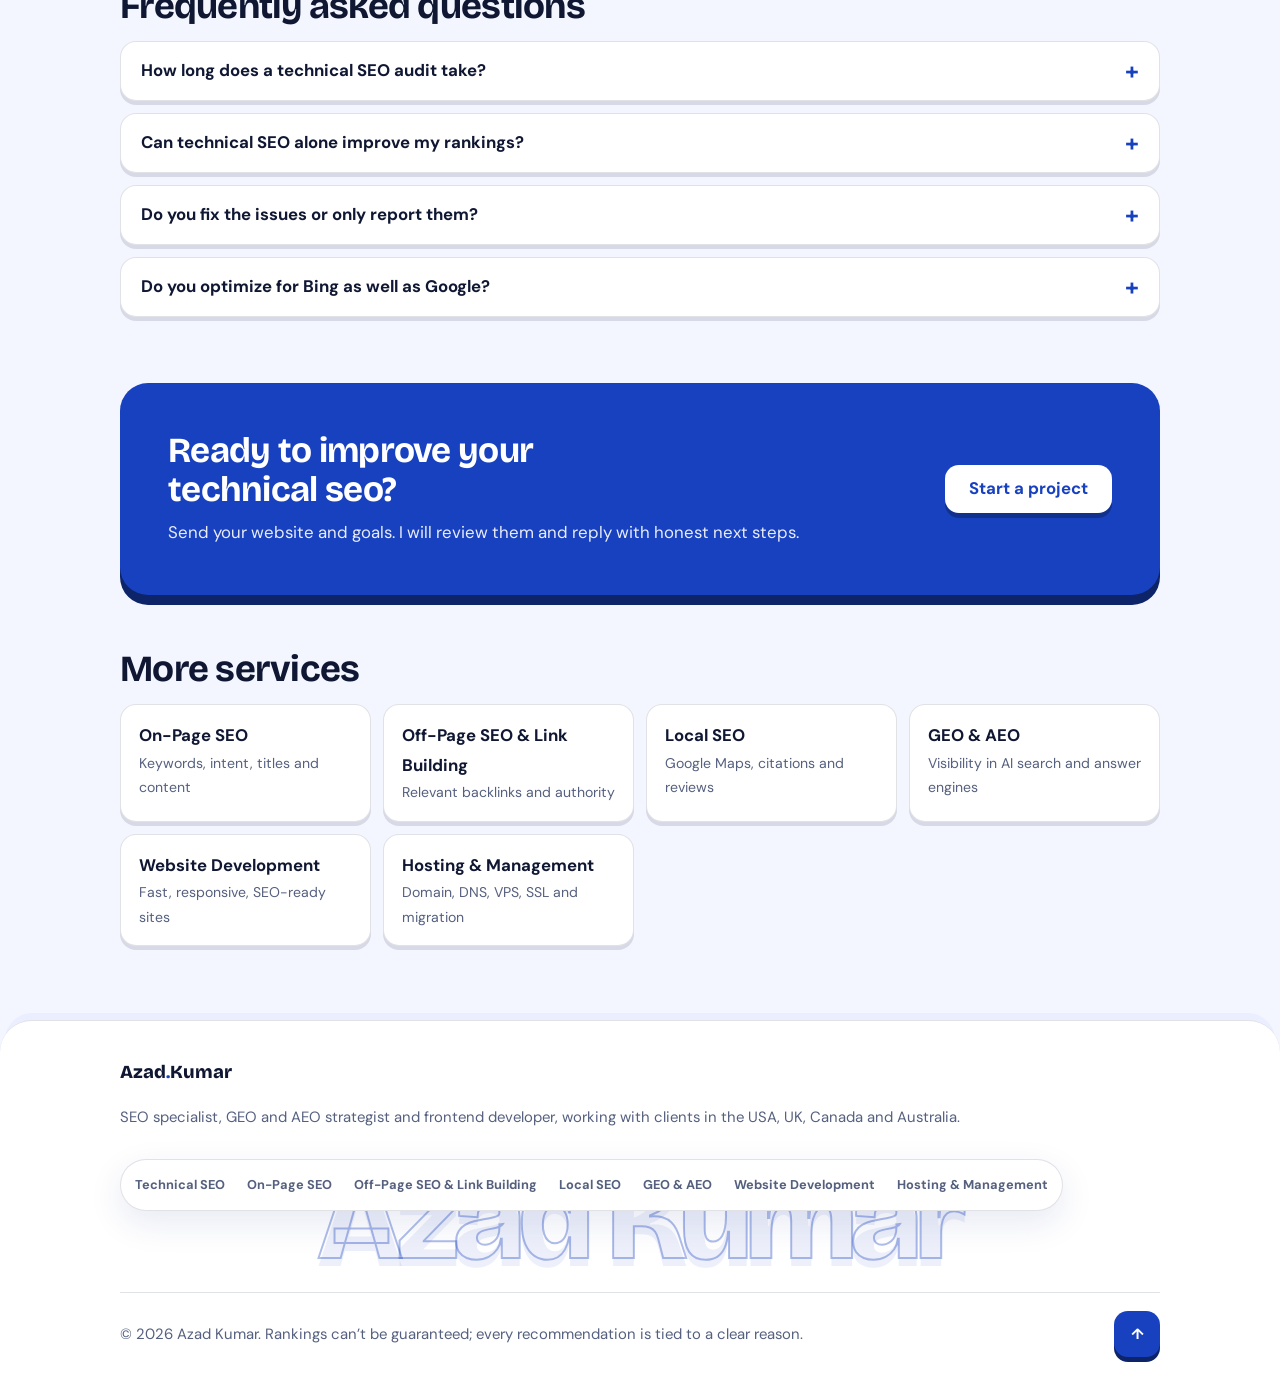
<file: technical-seo/index.html>
<!DOCTYPE html><html lang="en"><head><meta charset="utf-8"><meta name="viewport" content="width=device-width,initial-scale=1,viewport-fit=cover"><title>Technical SEO Services: Audits &amp; Speed | Azad Kumar</title><meta name="description" content="Technical SEO audits and fixes for crawling, indexing, sitemaps, schema and Core Web Vitals, so Google and Bing can read and rank your website."><link rel="canonical" href="https://azadkumar.vercel.app/technical-seo/"><meta name="robots" content="index,follow,max-image-preview:large"><meta name="author" content="Azad Kumar"><meta name="theme-color" content="#2B4EFF"><meta property="og:type" content="website"><meta property="og:site_name" content="Azad Kumar"><meta property="og:title" content="Technical SEO Services: Audits &amp; Speed | Azad Kumar"><meta property="og:description" content="Technical SEO audits and fixes for crawling, indexing, sitemaps, schema and Core Web Vitals, so Google and Bing can read and rank your website."><meta property="og:url" content="https://azadkumar.vercel.app/technical-seo/"><meta name="twitter:card" content="summary"><link rel="preconnect" href="https://fonts.googleapis.com"><link rel="preconnect" href="https://fonts.gstatic.com" crossorigin><link href="https://fonts.googleapis.com/css2?family=Bricolage+Grotesque:wght@600;800&family=DM+Sans:wght@400;700&display=swap" rel="stylesheet"><style>*,*::before,*::after{box-sizing:border-box}:root{--h:225;--bg:#F4F6FF;--sf:#fff;--sf2:#EAEEFF;--tx:#0F1733;--t2:#55607F;--a:hsl(var(--h) 78% 42%);--on:#fff;--ln:rgba(15,23,51,.12);--sh:0 12px 34px rgba(30,50,140,.1);color-scheme:light dark}
@media(prefers-color-scheme:dark){:root{--bg:#0A0F24;--sf:#121A3A;--sf2:#1A2450;--tx:#EEF1FF;--t2:#A3ADD1;--a:hsl(var(--h) 92% 72%);--on:#0A0F24;--ln:rgba(255,255,255,.12);--sh:0 12px 34px rgba(0,0,0,.4)}}
html{scroll-behavior:smooth;scroll-padding-top:90px}body{margin:0;background:var(--bg);color:var(--tx);font:400 1.05rem/1.75 "DM Sans",system-ui,-apple-system,"Segoe UI",sans-serif;overflow-x:hidden;padding:env(safe-area-inset-top) 0 env(safe-area-inset-bottom)}
a{color:var(--a);text-decoration:none}a:hover{text-decoration:underline}h1,h2,h3{font-family:"Bricolage Grotesque","DM Sans",system-ui,sans-serif;line-height:1.12;letter-spacing:-.02em;margin:0}
.w{max-width:1080px;margin:0 auto;padding:0 20px}header{position:sticky;top:0;z-index:10;background:color-mix(in srgb,var(--bg) 88%,transparent);backdrop-filter:blur(14px);border-bottom:1px solid var(--ln)}
header .w{display:flex;align-items:center;justify-content:space-between;height:62px;gap:12px}.logo{font:800 1.15rem "Bricolage Grotesque",sans-serif;color:var(--tx)}.logo b{color:var(--a)}.hn{display:flex;gap:20px;align-items:center;font-size:.93rem}.hn a{color:var(--t2)}
.btn{display:inline-flex;align-items:center;justify-content:center;min-height:48px;padding:0 24px;border-radius:14px;font-weight:700;background:var(--a);color:var(--on)!important;box-shadow:0 5px 0 color-mix(in srgb,var(--a) 55%,#000);text-decoration:none!important}.btn:active{transform:translateY(3px);box-shadow:0 2px 0 color-mix(in srgb,var(--a) 55%,#000)}.btn.g{background:var(--sf);color:var(--tx)!important;border:1px solid var(--ln);box-shadow:0 4px 0 var(--ln)}
.bc{font-size:.88rem;color:var(--t2);padding:22px 0 0}.bc a{color:var(--t2)}
.hero{display:grid;grid-template-columns:1.25fr .75fr;gap:40px;align-items:center;padding:28px 0 36px}.hero h1{font-size:clamp(2rem,6vw,3.5rem);margin:14px 0}.lead{font-size:1.18rem;color:var(--t2);margin:0 0 24px}.cta{display:flex;gap:12px;flex-wrap:wrap}
.tag{display:inline-block;padding:6px 14px;border-radius:999px;background:color-mix(in srgb,var(--a) 12%,transparent);color:var(--a);font-weight:700;font-size:.85rem}
.gl{background:var(--sf);border:1px solid var(--ln);border-radius:24px;padding:24px;box-shadow:var(--sh),0 6px 0 var(--ln)}.ic{width:60px;height:60px;border-radius:18px;display:grid;place-items:center;background:var(--a);margin-bottom:16px;box-shadow:0 5px 0 color-mix(in srgb,var(--a) 55%,#000)}.ic svg{width:30px;height:30px;stroke:var(--on);fill:none;stroke-width:1.8;stroke-linecap:round;stroke-linejoin:round}
.gl h2{font-size:1.15rem;margin-bottom:10px}.ck{list-style:none;margin:14px 0 0;padding:0;display:grid;gap:10px}.ck li{padding-left:28px;position:relative}.ck li::before{content:"✓";position:absolute;left:0;top:1px;width:20px;height:20px;border-radius:50%;display:grid;place-items:center;background:color-mix(in srgb,var(--a) 15%,transparent);color:var(--a);font-size:.72rem;font-weight:800;line-height:1}
.toc{display:flex;gap:8px;overflow-x:auto;padding:4px 20px 14px;margin:0 -20px;scrollbar-width:none}.toc a{flex:none;min-height:44px;display:flex;align-items:center;padding:0 16px;border-radius:999px;background:var(--sf);border:1px solid var(--ln);color:var(--tx);font-size:.9rem;box-shadow:0 3px 0 var(--ln)}
article section,.faq,.rel{padding:34px 0}article h2,.faq h2,.rel h2{font-size:clamp(1.55rem,4vw,2.3rem);margin-bottom:14px}article p{max-width:72ch;color:var(--t2)}
.cg{display:grid;gap:14px;grid-template-columns:repeat(auto-fill,minmax(min(100%,260px),1fr));margin-top:18px}.cd{background:var(--sf);border:1px solid var(--ln);border-radius:20px;padding:22px;box-shadow:0 5px 0 var(--ln)}.cd h3{font-size:1.1rem;margin-bottom:6px}.cd p{margin:0;font-size:.96rem}
.st{list-style:none;counter-reset:s;margin:18px 0 0;padding:0;display:grid;gap:14px}.st li{counter-increment:s;position:relative;background:var(--sf);border:1px solid var(--ln);border-radius:20px;padding:20px 20px 20px 78px;box-shadow:0 5px 0 var(--ln)}.st li::before{content:counter(s);position:absolute;left:20px;top:20px;width:42px;height:42px;border-radius:13px;display:grid;place-items:center;background:var(--a);color:var(--on);font:800 1.1rem "Bricolage Grotesque",sans-serif}.st h3{font-size:1.1rem}.st p{margin:4px 0 0;font-size:.97rem}
.tw{overflow-x:auto;margin-top:18px;border:1px solid var(--ln);border-radius:18px;background:var(--sf)}table{border-collapse:collapse;width:100%;min-width:520px}th,td{text-align:left;padding:14px 18px;border-bottom:1px solid var(--ln);font-size:.96rem;vertical-align:top}th{background:var(--sf2)}tr:last-child td{border:0}
details{background:var(--sf);border:1px solid var(--ln);border-radius:16px;padding:0 20px;margin-bottom:12px;box-shadow:0 4px 0 var(--ln)}summary{cursor:pointer;font-weight:700;min-height:58px;display:flex;align-items:center;justify-content:space-between;gap:12px;list-style:none}summary::-webkit-details-marker{display:none}summary::after{content:"+";color:var(--a);font-size:1.5rem;transition:transform .25s}details[open] summary::after{transform:rotate(45deg)}details p{margin:0 0 18px;color:var(--t2)}
.band{background:var(--a);color:var(--on);border-radius:28px;padding:clamp(26px,6vw,48px);margin:20px 0;display:flex;flex-wrap:wrap;gap:20px;align-items:center;justify-content:space-between;box-shadow:0 10px 0 color-mix(in srgb,var(--a) 55%,#000)}.band h2{font-size:clamp(1.5rem,4vw,2.2rem);max-width:20ch}.band p{margin:8px 0 0;opacity:.9}.band .btn{background:var(--on);color:var(--a)!important;box-shadow:0 5px 0 rgba(0,0,0,.25)}
.rg{display:grid;gap:12px;grid-template-columns:repeat(auto-fill,minmax(min(100%,230px),1fr))}.rg a{display:block;background:var(--sf);border:1px solid var(--ln);border-radius:16px;padding:16px 18px;color:var(--tx);font-weight:700;box-shadow:0 4px 0 var(--ln)}.rg a:hover{border-color:var(--a);text-decoration:none}.rg span{display:block;font-weight:400;color:var(--t2);font-size:.88rem}
footer{margin-top:40px;border-top:1px solid var(--ln);background:var(--sf);padding:34px 0 40px;font-size:.93rem;color:var(--t2)}footer .fl{display:flex;flex-wrap:wrap;gap:6px 22px;margin:14px 0}footer a{color:var(--t2);padding:6px 0}
@media(max-width:860px){.hero{grid-template-columns:1fr}.hn a:not(.btn){display:none}}@media(max-width:520px){.cta .btn{width:100%}.st li{padding:74px 18px 18px}.st li::before{top:18px}}
header{top:8px;padding:0 12px;background:none;border:0;backdrop-filter:none}header .w{background:color-mix(in srgb,var(--sf) 82%,transparent);backdrop-filter:blur(16px);border:1px solid var(--ln);border-radius:20px;height:60px;padding:0 10px 0 14px;box-shadow:var(--sh)}
.logo{display:flex;align-items:center}.lm{display:inline-grid;place-items:center;width:34px;height:34px;border-radius:11px;background:linear-gradient(135deg,var(--a),hsl(calc(var(--h) + 70) 80% 55%));color:#fff;margin-right:9px;font-weight:800}
main{position:relative}.hero h1{text-shadow:0 3px 0 color-mix(in srgb,var(--a) 20%,transparent),0 6px 0 color-mix(in srgb,var(--a) 10%,transparent),0 14px 26px color-mix(in srgb,var(--a) 14%,transparent)}
.hero>div:first-child>*{animation:rise .8s backwards;animation-delay:calc(var(--n,0)*.09s)}@keyframes rise{from{opacity:0;transform:perspective(600px) translateY(26px) rotateX(-14deg)}}
.tr{grid-template-columns:1fr 1fr;margin:24px 0 0}
.scene{position:relative;perspective:1200px;height:clamp(340px,40vw,440px);display:grid;grid-template-columns:minmax(0,1fr);place-items:center;touch-action:pan-y;user-select:none}
.scene::before{content:"";position:absolute;width:80%;aspect-ratio:1;border-radius:50%;background:radial-gradient(circle,color-mix(in srgb,var(--a) 32%,transparent),transparent 68%);filter:blur(30px)}
.rig{position:relative;width:300px;height:300px;transform-style:preserve-3d;transform:scale(var(--k,1)) rotateX(var(--rx,58deg)) rotateZ(var(--rz,-38deg));transition:transform .3s ease-out}
.spin{position:absolute;inset:0;transform-style:preserve-3d;animation:sw 9s ease-in-out infinite alternate}@keyframes sw{from{transform:rotateZ(-7deg)}to{transform:rotateZ(7deg)}}
.lyr{position:absolute;inset:0;border-radius:20px;transform:translateZ(calc(var(--z)*54px));animation:lf 5s ease-in-out infinite;animation-delay:calc(var(--z)*-.6s);background:color-mix(in srgb,var(--c) 22%,var(--sf));border:2px solid color-mix(in srgb,var(--c) 75%,transparent);box-shadow:0 18px 30px rgba(10,15,40,.18);display:flex;align-items:flex-end;padding:14px 18px;transform-style:preserve-3d}
.lyr b{font:800 1.25rem "Bricolage Grotesque",sans-serif}.lyr svg{position:absolute;inset:0;margin:auto;width:42%;height:42%;stroke:var(--c);fill:none;stroke-width:1.6;stroke-linecap:round;stroke-linejoin:round;transform:translateZ(6px)}
@keyframes lf{50%{transform:translateZ(calc(var(--z)*54px + 12px))}}.shd{position:absolute;inset:6%;border-radius:30px;background:rgba(10,15,40,.4);filter:blur(22px);transform:translateZ(-60px)}
.fl{position:absolute;padding:8px 14px;border-radius:999px;background:var(--sf);border:1px solid var(--ln);box-shadow:var(--sh);font-size:.8rem;font-weight:700;animation:fy 5s ease-in-out infinite;white-space:nowrap}.fl i{color:var(--a);font-style:normal;margin-right:6px}
.f1{top:6%;right:2%}.f2{top:44%;left:0;animation-delay:-1.6s}.f3{bottom:8%;right:6%;animation-delay:-3s}@keyframes fy{50%{transform:translateY(-10px)}}
.cd,.st li,.rg a{position:relative;transform-style:preserve-3d;transition:transform .25s ease-out,box-shadow .25s,border-color .2s}
.cd::after,.st li::after,.rg a::after{content:"";position:absolute;inset:0;border-radius:inherit;background:radial-gradient(280px circle at var(--gx,50%) var(--gy,0%),color-mix(in srgb,var(--a) 18%,transparent),transparent 60%);opacity:0;transition:opacity .25s;pointer-events:none}
.cd:hover::after,.st li:hover::after,.rg a:hover::after{opacity:1}.cd h3,.st h3{transform:translateZ(16px)}.st li::before{transform:translateZ(28px)}
html.js .rv{opacity:0;transform:perspective(1100px) translateY(36px) rotateX(9deg);transform-origin:50% 0;transition:opacity .7s,transform .8s cubic-bezier(.2,.7,.2,1)}html.js .rv.in{opacity:1;transform:none}
.rv.in .cg>*,.rv.in .st>*,.rv.in .rg>*{animation:in3 .8s backwards;animation-delay:calc(var(--i,0)*80ms)}@keyframes in3{from{opacity:0;transform:perspective(800px) rotateX(-20deg) translateY(34px) scale(.95)}}
.cw{position:absolute;width:var(--s,60px);height:var(--s,60px);perspective:520px;pointer-events:none;z-index:0}.cube{position:absolute;inset:0;transform-style:preserve-3d;animation:cb 20s linear infinite}@keyframes cb{from{transform:rotateX(-24deg) rotateY(0)}to{transform:rotateX(-24deg) rotateY(360deg)}}
.cube i{position:absolute;inset:0;border-radius:10px;border:2px solid color-mix(in srgb,var(--a) 55%,transparent);background:color-mix(in srgb,var(--a) 12%,transparent)}
.cube i:nth-child(1){transform:translateZ(calc(var(--s)/2))}.cube i:nth-child(2){transform:rotateY(180deg) translateZ(calc(var(--s)/2))}.cube i:nth-child(3){transform:rotateY(90deg) translateZ(calc(var(--s)/2))}.cube i:nth-child(4){transform:rotateY(-90deg) translateZ(calc(var(--s)/2))}.cube i:nth-child(5){transform:rotateX(90deg) translateZ(calc(var(--s)/2))}.cube i:nth-child(6){transform:rotateX(-90deg) translateZ(calc(var(--s)/2))}
main>*:not(.cw){position:relative;z-index:1}
footer{border-radius:32px 32px 0 0;box-shadow:0 -12px 0 -5px var(--sf2);overflow:hidden}.fw{font:800 clamp(2.6rem,13vw,8rem) "Bricolage Grotesque",sans-serif;line-height:.95;letter-spacing:-.04em;color:transparent;-webkit-text-stroke:2px color-mix(in srgb,var(--a) 35%,transparent);text-shadow:0 8px 0 color-mix(in srgb,var(--a) 8%,transparent);margin:26px 0 14px;text-align:center;white-space:nowrap}
.fb{display:flex;flex-wrap:wrap;gap:12px 24px;justify-content:space-between;align-items:center;border-top:1px solid var(--ln);padding-top:18px}.top{width:46px;height:46px;border-radius:14px;display:grid;place-items:center;background:var(--a);color:var(--on)!important;font-weight:800;box-shadow:0 5px 0 color-mix(in srgb,var(--a) 55%,#000);text-decoration:none!important}.top:active{transform:translateY(3px)}
@media(max-width:860px){.scene{height:calc(440px*var(--k,1));min-height:300px}}@media(max-width:700px){.cw{--s:44px!important;opacity:.6}.tr{grid-template-columns:1fr}.fl{font-size:.72rem;padding:6px 10px}.f1{top:0;right:0}.f2{top:34%;left:0}.f3{bottom:12%;right:0}.fb{justify-content:center;text-align:center}}
@media(prefers-reduced-motion:reduce){*,*::before,*::after{animation:none!important;transition:none!important;scroll-behavior:auto!important}html.js .rv{opacity:1;transform:none}}:root{--h:225}</style><script>document.documentElement.className="js"</script><script type="application/ld+json">{"@context": "https://schema.org", "@graph": [{"@type": "WebPage", "@id": "https://azadkumar.vercel.app/technical-seo/#webpage", "url": "https://azadkumar.vercel.app/technical-seo/", "name": "Technical SEO Services: Audits & Speed | Azad Kumar", "description": "Technical SEO audits and fixes for crawling, indexing, sitemaps, schema and Core Web Vitals, so Google and Bing can read and rank your website.", "inLanguage": "en", "dateModified": "2026-11-03", "breadcrumb": {"@id": "https://azadkumar.vercel.app/technical-seo/#bc"}}, {"@type": "BreadcrumbList", "@id": "https://azadkumar.vercel.app/technical-seo/#bc", "itemListElement": [{"@type": "ListItem", "position": 1, "name": "Home", "item": "https://azadkumar.vercel.app/"}, {"@type": "ListItem", "position": 2, "name": "Services", "item": "https://azadkumar.vercel.app/#services"}, {"@type": "ListItem", "position": 3, "name": "Technical SEO", "item": "https://azadkumar.vercel.app/technical-seo/"}]}, {"@type": "Service", "name": "Technical SEO", "serviceType": "Technical SEO", "description": "Technical SEO audits and fixes for crawling, indexing, sitemaps, schema and Core Web Vitals, so Google and Bing can read and rank your website.", "url": "https://azadkumar.vercel.app/technical-seo/", "provider": {"@type": "Person", "name": "Azad Kumar", "url": "https://azadkumar.vercel.app/", "jobTitle": "SEO Specialist, GEO and AEO Strategist, Frontend Developer"}, "areaServed": ["United States", "United Kingdom", "Canada", "Australia"]}, {"@type": "FAQPage", "mainEntity": [{"@type": "Question", "name": "How long does a technical SEO audit take?", "acceptedAnswer": {"@type": "Answer", "text": "It depends on the size and complexity of the site. A small business site can usually be audited in a few days, while large or e-commerce sites take longer. You receive a prioritized report, not a data dump."}}, {"@type": "Question", "name": "Can technical SEO alone improve my rankings?", "acceptedAnswer": {"@type": "Answer", "text": "It removes obstacles so well-written pages can rank as they deserve. It works best together with strong content and quality links, and nobody can honestly guarantee a specific position."}}, {"@type": "Question", "name": "Do you fix the issues or only report them?", "acceptedAnswer": {"@type": "Answer", "text": "Both. I can implement fixes on your site if I have access, or hand a clear task list to your developer."}}, {"@type": "Question", "name": "Do you optimize for Bing as well as Google?", "acceptedAnswer": {"@type": "Answer", "text": "Yes. I set up Bing Webmaster Tools, submit sitemaps there and check indexing on both engines, since Bing also feeds Microsoft Copilot and other search products."}}]}]}</script></head><body>
<header><div class="w"><a class="logo" href="/"><span class="lm">A</span>Azad<b>.</b>Kumar</a><nav class="hn" aria-label="Main"><a href="/">Home</a><a href="/#services">Services</a><a href="/#faq">FAQ</a><a class="btn" href="/#contact" style="min-height:44px;padding:0 18px">Hire me</a></nav></div></header>
<main class="w"><div class="cw" aria-hidden="true" style="right:1%;top:30%;--s:58px"><div class="cube"><i></i><i></i><i></i><i></i><i></i><i></i></div></div><div class="cw" aria-hidden="true" style="left:0;top:64%;--s:48px"><div class="cube"><i></i><i></i><i></i><i></i><i></i><i></i></div></div><nav class="bc" aria-label="Breadcrumb"><a href="/">Home</a> › <a href="/#services">Services</a> › <span>Technical SEO</span></nav>
<div class="hero"><div><span class="tag">Technical SEO</span><h1>Technical SEO services that make your site easy to crawl, index and rank</h1><p class="lead">Search engines can only rank what they can find, read and trust. I audit and fix the technical layer of your website, from crawling and indexing to architecture, schema and speed, so your content gets a fair chance on Google and Bing.</p><div class="cta"><a class="btn" href="/#contact">Get a free review</a><a class="btn g" href="#faq">Read the FAQ</a></div><ul class="ck tr"><li>A full technical audit with prioritized fixes</li><li>Crawl, index and sitemap clean-up</li><li>Schema markup and Core Web Vitals work</li><li>A plain-language report with no jargon</li></ul></div>
<div class="scene" aria-hidden="true"><div class="rig" id="rig"><div class="spin"><div class="shd"></div><div class="lyr" style="--z:0;--c:hsl(225 80% 55%)"><b>Crawl</b></div><div class="lyr" style="--z:1;--c:hsl(263 80% 55%)"><b>Index</b></div><div class="lyr" style="--z:2;--c:hsl(301 80% 55%)"><b>Schema</b></div><div class="lyr" style="--z:3;--c:hsl(339 80% 55%)"><b>Speed</b><svg viewBox="0 0 24 24"><path d="M12 15a3 3 0 100-6 3 3 0 000 6zM19 12h2M3 12h2M12 3v2M12 19v2M5.6 5.6L7 7M17 17l1.4 1.4M5.6 18.4L7 17M17 7l1.4-1.4"/></svg></div></div></div><span class="fl f1"><i>✓</i>Mobile-first</span><span class="fl f2"><i>✦</i>Google + Bing</span><span class="fl f3"><i>▲</i>Built to rank</span></div></div>
<nav class="toc" aria-label="On this page"><a href="#what-technical-seo-actually-covers">What technical SEO actually covers</a><a href="#core-web-vitals-and-page-speed">Core Web Vitals and page speed</a><a href="#my-technical-seo-process">My technical SEO process</a><a href="#problems-i-commonly-find">Problems I commonly find</a><a href="#faq">FAQ</a></nav>
<article><section class="rv" id="what-technical-seo-actually-covers"><h2>What technical SEO actually covers</h2><p>Technical SEO is everything that affects how search engines access and understand your pages, apart from the content itself. A well-written page still fails if it is blocked by robots.txt, buried deep in the site, slow on mobile or duplicated across several URLs. Fixing these problems removes the ceiling on every other SEO effort.</p><div class="cg"><div class="cd"><h3>Crawlability</h3><p>Making sure bots can reach important pages through clean internal links, sensible robots.txt rules and no crawl traps.</p></div><div class="cd"><h3>Indexing</h3><p>Checking what Google and Bing have indexed, removing thin or duplicate pages and fixing “Discovered, not indexed” problems.</p></div><div class="cd"><h3>XML sitemaps</h3><p>Clean sitemaps that list only canonical, indexable URLs and are submitted in Search Console and Bing Webmaster Tools.</p></div><div class="cd"><h3>Canonicals and redirects</h3><p>One preferred URL per page, correct 301 redirects and no chains or loops that waste crawl budget.</p></div><div class="cd"><h3>Site architecture</h3><p>A logical hierarchy and internal linking so authority flows to key pages and visitors never get lost.</p></div><div class="cd"><h3>Schema markup</h3><p>Structured data such as Organization, Article, FAQ and Product so search engines understand your content.</p></div><div class="cd"><h3>Mobile and security</h3><p>Mobile-friendly layouts, HTTPS everywhere and no mixed-content warnings.</p></div><div class="cd"><h3>Errors and broken links</h3><p>Finding 404s, soft 404s and server errors before they cost you visibility.</p></div></div></section><section class="rv" id="core-web-vitals-and-page-speed"><h2>Core Web Vitals and page speed</h2><p>Google uses real-user data to judge page experience. The three Core Web Vitals are Largest Contentful Paint (how fast the main content appears), Interaction to Next Paint (how quickly the page responds) and Cumulative Layout Shift (how stable the layout is). I test with PageSpeed Insights, GTmetrix and Search Console, then fix the causes instead of chasing scores.</p><ul class="ck"><li>Compress and correctly size images, use modern formats and lazy-load media below the fold</li><li>Remove render-blocking CSS and JavaScript and defer what is not needed immediately</li><li>Set width and height on images and embeds to prevent layout shifts</li><li>Improve server response with better hosting, caching and a CDN where it helps</li><li>Cut unused third-party scripts that slow down interaction</li></ul></section><section class="rv" id="my-technical-seo-process"><h2>My technical SEO process</h2><ol class="st"><li><h3>Crawl and collect</h3><p>I crawl the site with Screaming Frog and combine the data with Search Console, Bing Webmaster Tools and GA4.</p></li><li><h3>Diagnose</h3><p>Every issue is grouped by type and judged by impact, so one important fix is never buried under 200 minor warnings.</p></li><li><h3>Prioritize</h3><p>You get a roadmap sorted by impact and effort, with the reason behind each recommendation.</p></li><li><h3>Implement</h3><p>Where I have access I make the fixes myself; otherwise I give your developer exact, copy-ready instructions.</p></li><li><h3>Verify and monitor</h3><p>I re-crawl, request re-indexing for fixed pages and track results over the following weeks.</p></li></ol></section><section class="rv" id="problems-i-commonly-find"><h2>Problems I commonly find</h2><ul class="ck"><li>Important pages accidentally set to noindex or blocked in robots.txt</li><li>Duplicate content from www and non-www, HTTP and HTTPS, or URL parameters</li><li>Sitemaps that include redirected, broken or non-canonical URLs</li><li>Orphan pages with no internal links pointing to them</li><li>Missing or invalid schema markup</li><li>Slow mobile pages caused by oversized images and heavy scripts</li><li>Site migrations that dropped redirects and lost rankings</li></ul></section></article>
<section class="faq rv" id="faq"><h2>Frequently asked questions</h2><details><summary>How long does a technical SEO audit take?</summary><p>It depends on the size and complexity of the site. A small business site can usually be audited in a few days, while large or e-commerce sites take longer. You receive a prioritized report, not a data dump.</p></details><details><summary>Can technical SEO alone improve my rankings?</summary><p>It removes obstacles so well-written pages can rank as they deserve. It works best together with strong content and quality links, and nobody can honestly guarantee a specific position.</p></details><details><summary>Do you fix the issues or only report them?</summary><p>Both. I can implement fixes on your site if I have access, or hand a clear task list to your developer.</p></details><details><summary>Do you optimize for Bing as well as Google?</summary><p>Yes. I set up Bing Webmaster Tools, submit sitemaps there and check indexing on both engines, since Bing also feeds Microsoft Copilot and other search products.</p></details></section>
<div class="band rv"><div><h2>Ready to improve your technical seo?</h2><p>Send your website and goals. I will review them and reply with honest next steps.</p></div><a class="btn" href="/#contact">Start a project</a></div>
<section class="rel rv"><h2>More services</h2><div class="rg"><a href="/on-page-seo/">On-Page SEO<span>Keywords, intent, titles and content</span></a><a href="/off-page-seo/">Off-Page SEO &amp; Link Building<span>Relevant backlinks and authority</span></a><a href="/local-seo/">Local SEO<span>Google Maps, citations and reviews</span></a><a href="/geo-aeo/">GEO &amp; AEO<span>Visibility in AI search and answer engines</span></a><a href="/website-development/">Website Development<span>Fast, responsive, SEO-ready sites</span></a><a href="/hosting-management/">Hosting &amp; Management<span>Domain, DNS, VPS, SSL and migration</span></a></div></section></main>
<footer><div class="w"><a class="logo" href="/">Azad<b>.</b>Kumar</a><p>SEO specialist, GEO and AEO strategist and frontend developer, working with clients in the USA, UK, Canada and Australia.</p><div class="fl"><a href="/technical-seo/">Technical SEO</a><a href="/on-page-seo/">On-Page SEO</a><a href="/off-page-seo/">Off-Page SEO &amp; Link Building</a><a href="/local-seo/">Local SEO</a><a href="/geo-aeo/">GEO &amp; AEO</a><a href="/website-development/">Website Development</a><a href="/hosting-management/">Hosting &amp; Management</a></div><div class="fw" aria-hidden="true">Azad Kumar</div><div class="fb"><span>© 2026 Azad Kumar. Rankings can’t be guaranteed; every recommendation is tied to a clear reason.</span><a class="top" href="#" aria-label="Back to top">↑</a></div></div></footer><script>(()=>{const q=s=>document.querySelectorAll(s),RM=matchMedia("(prefers-reduced-motion:reduce)").matches;
q(".hero>div:first-child>*").forEach((e,i)=>e.style.setProperty("--n",i));
q(".cg,.st,.rg").forEach(g=>[...g.children].forEach((c,i)=>c.style.setProperty("--i",i%8)));
const io=new IntersectionObserver(es=>es.forEach(x=>{if(x.isIntersecting){x.target.classList.add("in");io.unobserve(x.target)}}),{threshold:.06});q(".rv").forEach(el=>io.observe(el));
const sc=document.querySelector(".scene"),rg=document.getElementById("rig");
const fit=()=>sc.style.setProperty("--k",Math.min(1,Math.max(.5,sc.clientWidth/450)).toFixed(3));fit();addEventListener("resize",fit);
if(!RM){sc.addEventListener("pointermove",e=>{const r=sc.getBoundingClientRect(),x=(e.clientX-r.left)/r.width-.5,y=(e.clientY-r.top)/r.height-.5;rg.style.setProperty("--rz",(-38+x*44)+"deg");rg.style.setProperty("--rx",(58-y*26)+"deg")});sc.addEventListener("pointerleave",()=>{rg.style.removeProperty("--rz");rg.style.removeProperty("--rx")});
const m=document.querySelector("main"),cw=[...q(".cw")];addEventListener("scroll",()=>cw.forEach(c=>c.style.translate="0 "+(m.getBoundingClientRect().top*-.05)+"px"),{passive:true})}
if(matchMedia("(hover:hover)").matches&&!RM){const T=".cd,.st li,.rg a";document.addEventListener("pointermove",e=>{const c=e.target.closest(T);if(!c)return;const r=c.getBoundingClientRect(),x=(e.clientX-r.left)/r.width-.5,y=(e.clientY-r.top)/r.height-.5;c.style.transform="perspective(900px) rotateX("+(-y*9)+"deg) rotateY("+(x*11)+"deg) translateZ(8px)";c.style.setProperty("--gx",(x+.5)*100+"%");c.style.setProperty("--gy",(y+.5)*100+"%")});document.addEventListener("pointerout",e=>{const c=e.target.closest(T);if(c&&!c.contains(e.relatedTarget))c.style.transform=""})}})();</script></body></html>
</file>
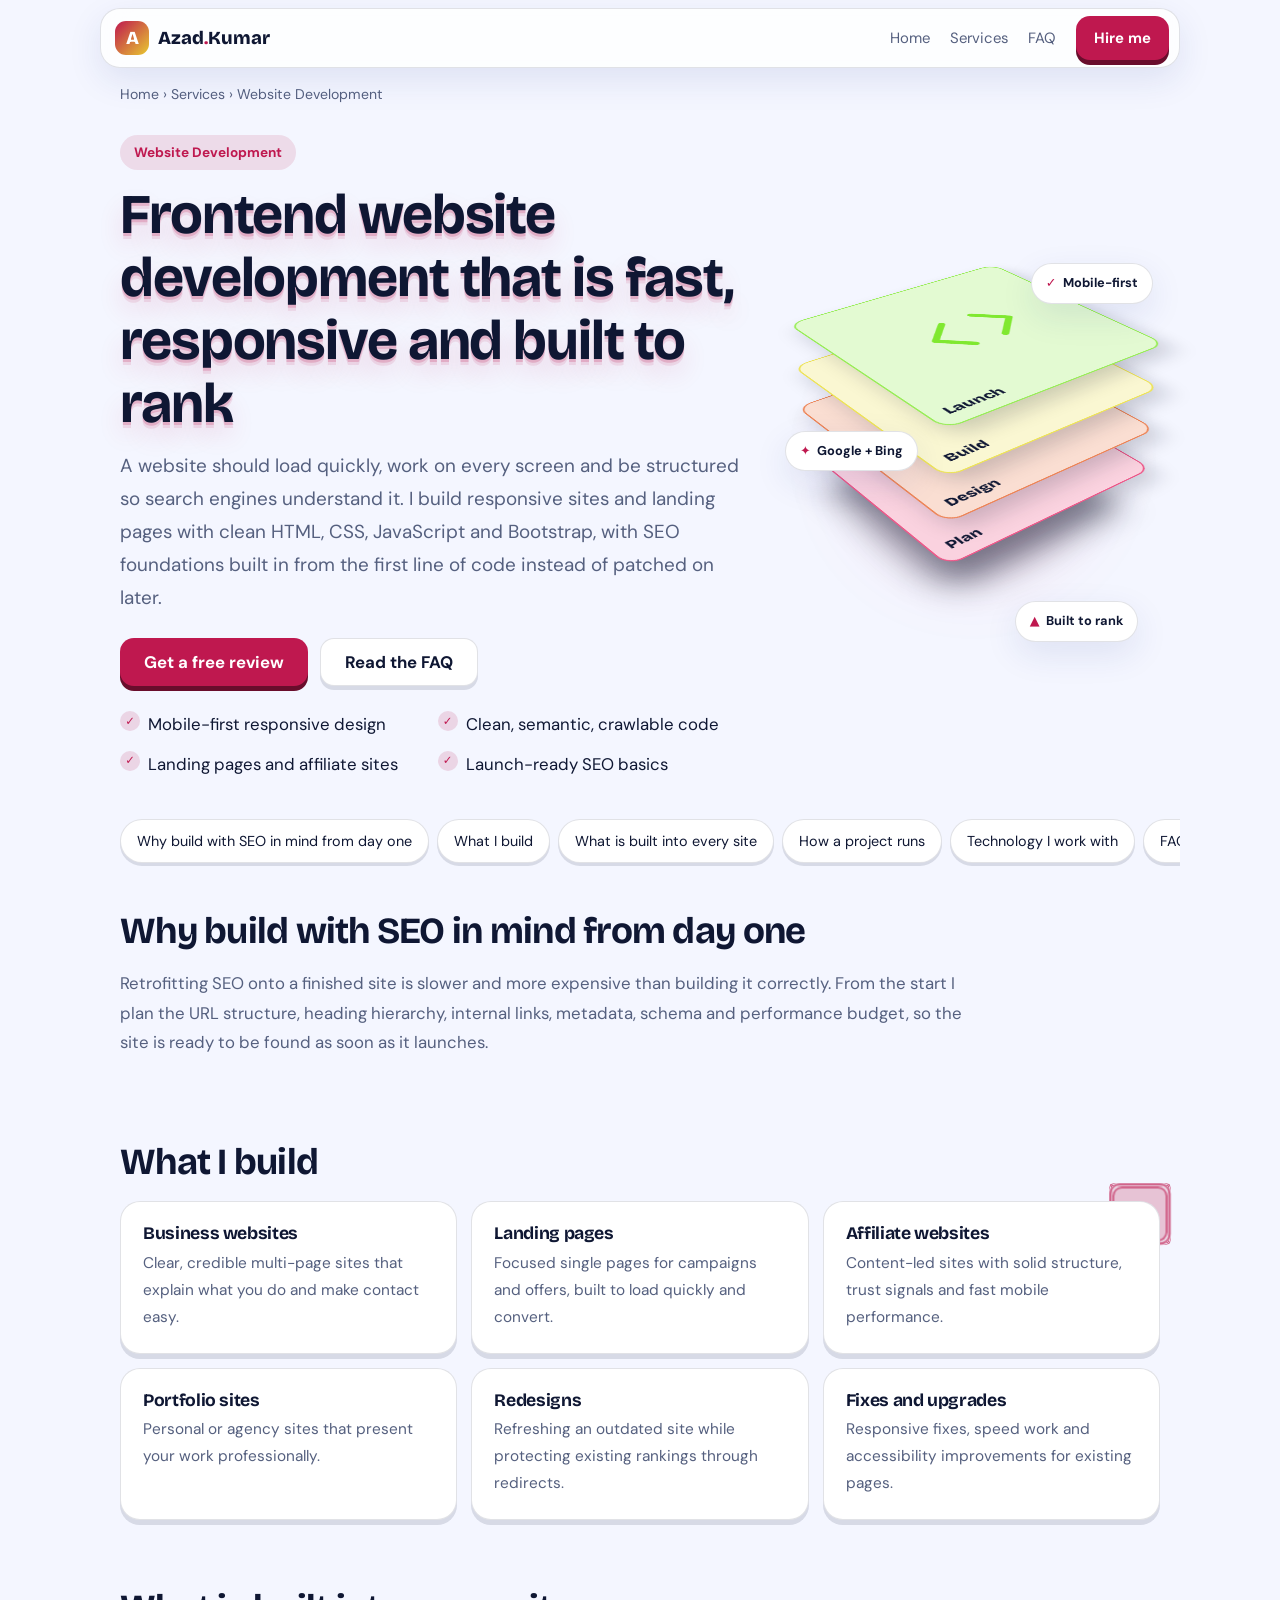
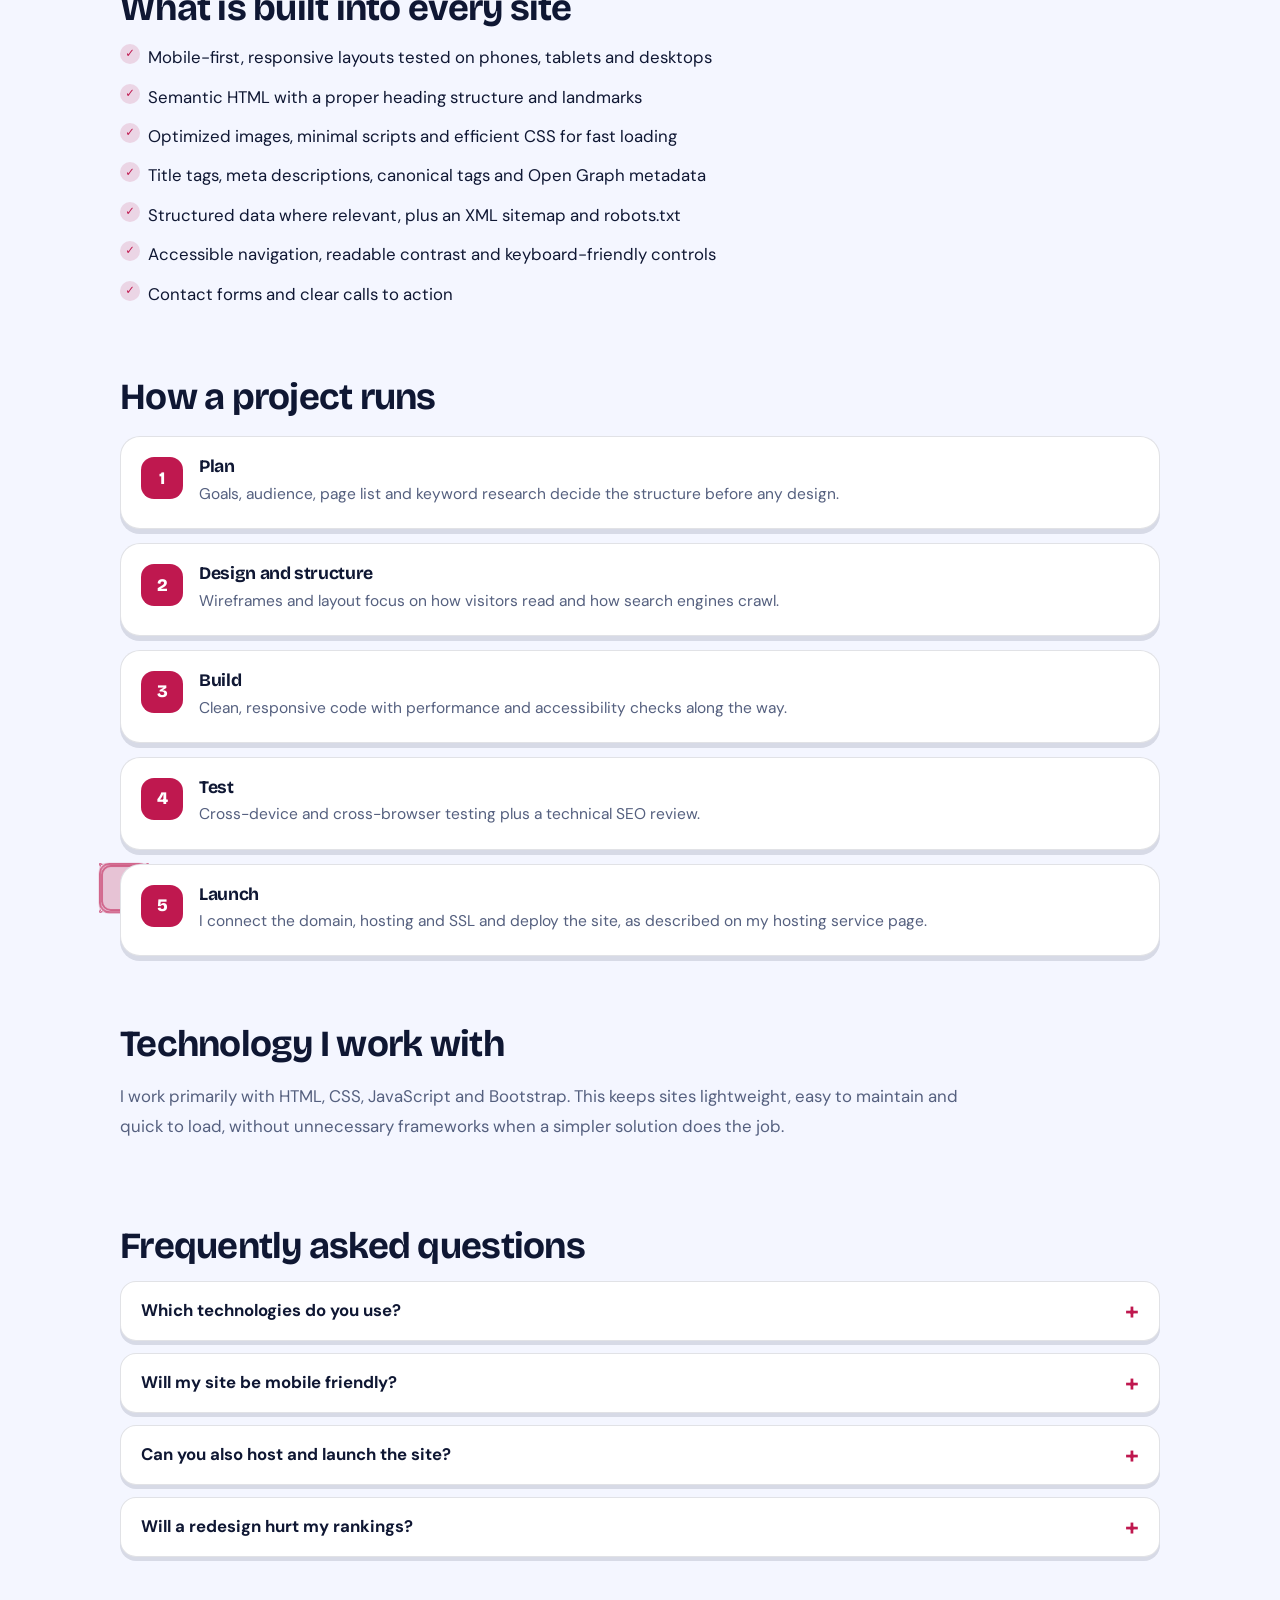
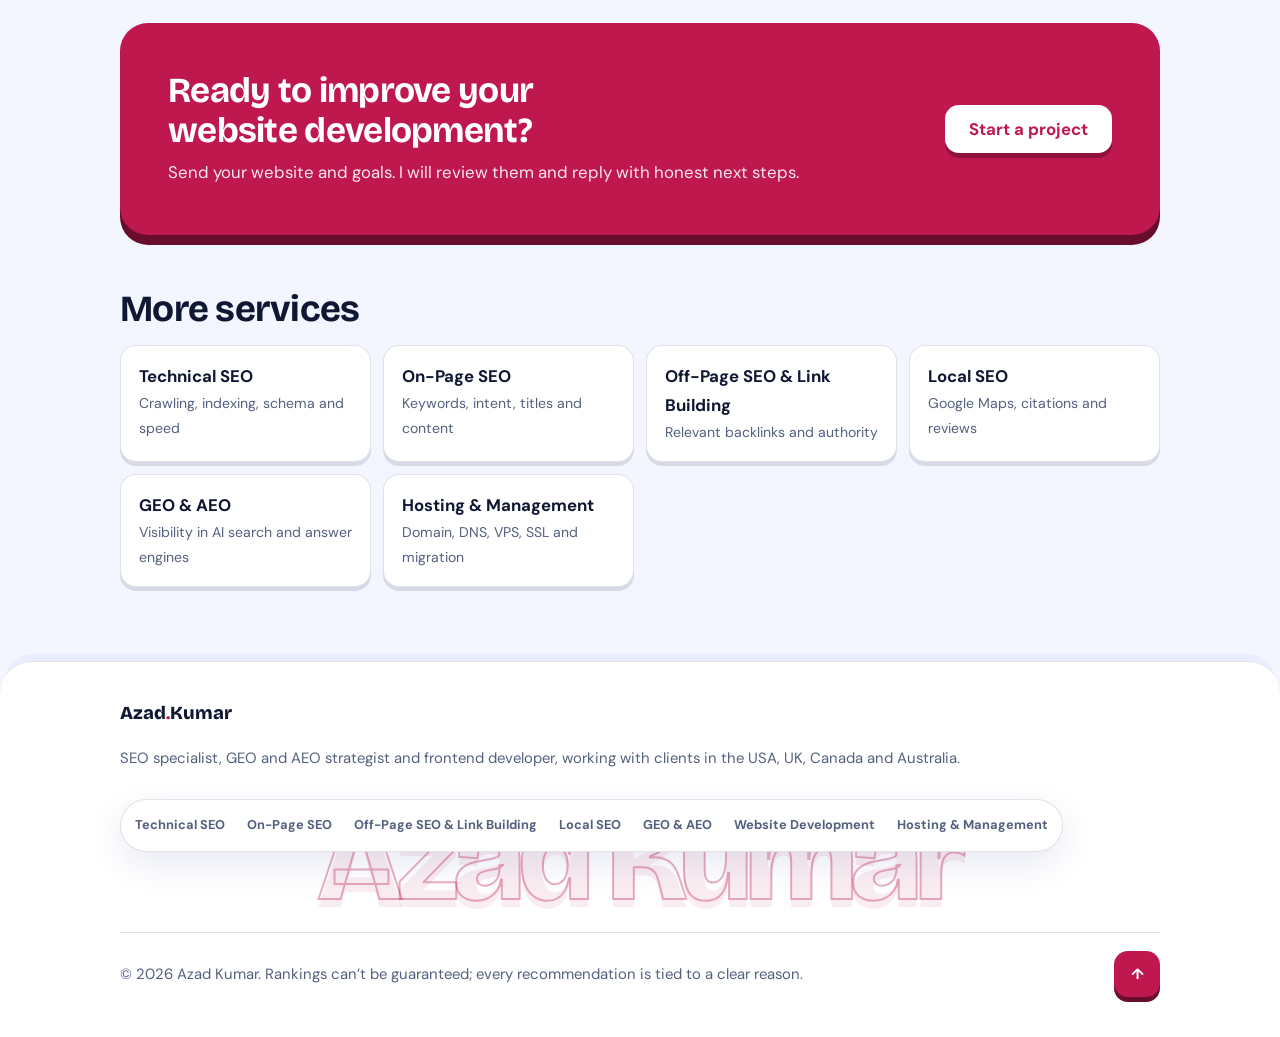
<file: website-development/index.html>
<!DOCTYPE html><html lang="en"><head><meta charset="utf-8"><meta name="viewport" content="width=device-width,initial-scale=1,viewport-fit=cover"><title>Responsive Website Development, SEO-Ready | Azad Kumar</title><meta name="description" content="Frontend website development with HTML, CSS, JavaScript and Bootstrap: fast, mobile-first, SEO-ready business sites, landing pages and affiliate websites."><link rel="canonical" href="https://azadkumar.vercel.app/website-development/"><meta name="robots" content="index,follow,max-image-preview:large"><meta name="author" content="Azad Kumar"><meta name="theme-color" content="#2B4EFF"><meta property="og:type" content="website"><meta property="og:site_name" content="Azad Kumar"><meta property="og:title" content="Responsive Website Development, SEO-Ready | Azad Kumar"><meta property="og:description" content="Frontend website development with HTML, CSS, JavaScript and Bootstrap: fast, mobile-first, SEO-ready business sites, landing pages and affiliate websites."><meta property="og:url" content="https://azadkumar.vercel.app/website-development/"><meta name="twitter:card" content="summary"><link rel="preconnect" href="https://fonts.googleapis.com"><link rel="preconnect" href="https://fonts.gstatic.com" crossorigin><link href="https://fonts.googleapis.com/css2?family=Bricolage+Grotesque:wght@600;800&family=DM+Sans:wght@400;700&display=swap" rel="stylesheet"><style>*,*::before,*::after{box-sizing:border-box}:root{--h:225;--bg:#F4F6FF;--sf:#fff;--sf2:#EAEEFF;--tx:#0F1733;--t2:#55607F;--a:hsl(var(--h) 78% 42%);--on:#fff;--ln:rgba(15,23,51,.12);--sh:0 12px 34px rgba(30,50,140,.1);color-scheme:light dark}
@media(prefers-color-scheme:dark){:root{--bg:#0A0F24;--sf:#121A3A;--sf2:#1A2450;--tx:#EEF1FF;--t2:#A3ADD1;--a:hsl(var(--h) 92% 72%);--on:#0A0F24;--ln:rgba(255,255,255,.12);--sh:0 12px 34px rgba(0,0,0,.4)}}
html{scroll-behavior:smooth;scroll-padding-top:90px}body{margin:0;background:var(--bg);color:var(--tx);font:400 1.05rem/1.75 "DM Sans",system-ui,-apple-system,"Segoe UI",sans-serif;overflow-x:hidden;padding:env(safe-area-inset-top) 0 env(safe-area-inset-bottom)}
a{color:var(--a);text-decoration:none}a:hover{text-decoration:underline}h1,h2,h3{font-family:"Bricolage Grotesque","DM Sans",system-ui,sans-serif;line-height:1.12;letter-spacing:-.02em;margin:0}
.w{max-width:1080px;margin:0 auto;padding:0 20px}header{position:sticky;top:0;z-index:10;background:color-mix(in srgb,var(--bg) 88%,transparent);backdrop-filter:blur(14px);border-bottom:1px solid var(--ln)}
header .w{display:flex;align-items:center;justify-content:space-between;height:62px;gap:12px}.logo{font:800 1.15rem "Bricolage Grotesque",sans-serif;color:var(--tx)}.logo b{color:var(--a)}.hn{display:flex;gap:20px;align-items:center;font-size:.93rem}.hn a{color:var(--t2)}
.btn{display:inline-flex;align-items:center;justify-content:center;min-height:48px;padding:0 24px;border-radius:14px;font-weight:700;background:var(--a);color:var(--on)!important;box-shadow:0 5px 0 color-mix(in srgb,var(--a) 55%,#000);text-decoration:none!important}.btn:active{transform:translateY(3px);box-shadow:0 2px 0 color-mix(in srgb,var(--a) 55%,#000)}.btn.g{background:var(--sf);color:var(--tx)!important;border:1px solid var(--ln);box-shadow:0 4px 0 var(--ln)}
.bc{font-size:.88rem;color:var(--t2);padding:22px 0 0}.bc a{color:var(--t2)}
.hero{display:grid;grid-template-columns:1.25fr .75fr;gap:40px;align-items:center;padding:28px 0 36px}.hero h1{font-size:clamp(2rem,6vw,3.5rem);margin:14px 0}.lead{font-size:1.18rem;color:var(--t2);margin:0 0 24px}.cta{display:flex;gap:12px;flex-wrap:wrap}
.tag{display:inline-block;padding:6px 14px;border-radius:999px;background:color-mix(in srgb,var(--a) 12%,transparent);color:var(--a);font-weight:700;font-size:.85rem}
.gl{background:var(--sf);border:1px solid var(--ln);border-radius:24px;padding:24px;box-shadow:var(--sh),0 6px 0 var(--ln)}.ic{width:60px;height:60px;border-radius:18px;display:grid;place-items:center;background:var(--a);margin-bottom:16px;box-shadow:0 5px 0 color-mix(in srgb,var(--a) 55%,#000)}.ic svg{width:30px;height:30px;stroke:var(--on);fill:none;stroke-width:1.8;stroke-linecap:round;stroke-linejoin:round}
.gl h2{font-size:1.15rem;margin-bottom:10px}.ck{list-style:none;margin:14px 0 0;padding:0;display:grid;gap:10px}.ck li{padding-left:28px;position:relative}.ck li::before{content:"✓";position:absolute;left:0;top:1px;width:20px;height:20px;border-radius:50%;display:grid;place-items:center;background:color-mix(in srgb,var(--a) 15%,transparent);color:var(--a);font-size:.72rem;font-weight:800;line-height:1}
.toc{display:flex;gap:8px;overflow-x:auto;padding:4px 20px 14px;margin:0 -20px;scrollbar-width:none}.toc a{flex:none;min-height:44px;display:flex;align-items:center;padding:0 16px;border-radius:999px;background:var(--sf);border:1px solid var(--ln);color:var(--tx);font-size:.9rem;box-shadow:0 3px 0 var(--ln)}
article section,.faq,.rel{padding:34px 0}article h2,.faq h2,.rel h2{font-size:clamp(1.55rem,4vw,2.3rem);margin-bottom:14px}article p{max-width:72ch;color:var(--t2)}
.cg{display:grid;gap:14px;grid-template-columns:repeat(auto-fill,minmax(min(100%,260px),1fr));margin-top:18px}.cd{background:var(--sf);border:1px solid var(--ln);border-radius:20px;padding:22px;box-shadow:0 5px 0 var(--ln)}.cd h3{font-size:1.1rem;margin-bottom:6px}.cd p{margin:0;font-size:.96rem}
.st{list-style:none;counter-reset:s;margin:18px 0 0;padding:0;display:grid;gap:14px}.st li{counter-increment:s;position:relative;background:var(--sf);border:1px solid var(--ln);border-radius:20px;padding:20px 20px 20px 78px;box-shadow:0 5px 0 var(--ln)}.st li::before{content:counter(s);position:absolute;left:20px;top:20px;width:42px;height:42px;border-radius:13px;display:grid;place-items:center;background:var(--a);color:var(--on);font:800 1.1rem "Bricolage Grotesque",sans-serif}.st h3{font-size:1.1rem}.st p{margin:4px 0 0;font-size:.97rem}
.tw{overflow-x:auto;margin-top:18px;border:1px solid var(--ln);border-radius:18px;background:var(--sf)}table{border-collapse:collapse;width:100%;min-width:520px}th,td{text-align:left;padding:14px 18px;border-bottom:1px solid var(--ln);font-size:.96rem;vertical-align:top}th{background:var(--sf2)}tr:last-child td{border:0}
details{background:var(--sf);border:1px solid var(--ln);border-radius:16px;padding:0 20px;margin-bottom:12px;box-shadow:0 4px 0 var(--ln)}summary{cursor:pointer;font-weight:700;min-height:58px;display:flex;align-items:center;justify-content:space-between;gap:12px;list-style:none}summary::-webkit-details-marker{display:none}summary::after{content:"+";color:var(--a);font-size:1.5rem;transition:transform .25s}details[open] summary::after{transform:rotate(45deg)}details p{margin:0 0 18px;color:var(--t2)}
.band{background:var(--a);color:var(--on);border-radius:28px;padding:clamp(26px,6vw,48px);margin:20px 0;display:flex;flex-wrap:wrap;gap:20px;align-items:center;justify-content:space-between;box-shadow:0 10px 0 color-mix(in srgb,var(--a) 55%,#000)}.band h2{font-size:clamp(1.5rem,4vw,2.2rem);max-width:20ch}.band p{margin:8px 0 0;opacity:.9}.band .btn{background:var(--on);color:var(--a)!important;box-shadow:0 5px 0 rgba(0,0,0,.25)}
.rg{display:grid;gap:12px;grid-template-columns:repeat(auto-fill,minmax(min(100%,230px),1fr))}.rg a{display:block;background:var(--sf);border:1px solid var(--ln);border-radius:16px;padding:16px 18px;color:var(--tx);font-weight:700;box-shadow:0 4px 0 var(--ln)}.rg a:hover{border-color:var(--a);text-decoration:none}.rg span{display:block;font-weight:400;color:var(--t2);font-size:.88rem}
footer{margin-top:40px;border-top:1px solid var(--ln);background:var(--sf);padding:34px 0 40px;font-size:.93rem;color:var(--t2)}footer .fl{display:flex;flex-wrap:wrap;gap:6px 22px;margin:14px 0}footer a{color:var(--t2);padding:6px 0}
@media(max-width:860px){.hero{grid-template-columns:1fr}.hn a:not(.btn){display:none}}@media(max-width:520px){.cta .btn{width:100%}.st li{padding:74px 18px 18px}.st li::before{top:18px}}
header{top:8px;padding:0 12px;background:none;border:0;backdrop-filter:none}header .w{background:color-mix(in srgb,var(--sf) 82%,transparent);backdrop-filter:blur(16px);border:1px solid var(--ln);border-radius:20px;height:60px;padding:0 10px 0 14px;box-shadow:var(--sh)}
.logo{display:flex;align-items:center}.lm{display:inline-grid;place-items:center;width:34px;height:34px;border-radius:11px;background:linear-gradient(135deg,var(--a),hsl(calc(var(--h) + 70) 80% 55%));color:#fff;margin-right:9px;font-weight:800}
main{position:relative}.hero h1{text-shadow:0 3px 0 color-mix(in srgb,var(--a) 20%,transparent),0 6px 0 color-mix(in srgb,var(--a) 10%,transparent),0 14px 26px color-mix(in srgb,var(--a) 14%,transparent)}
.hero>div:first-child>*{animation:rise .8s backwards;animation-delay:calc(var(--n,0)*.09s)}@keyframes rise{from{opacity:0;transform:perspective(600px) translateY(26px) rotateX(-14deg)}}
.tr{grid-template-columns:1fr 1fr;margin:24px 0 0}
.scene{position:relative;perspective:1200px;height:clamp(340px,40vw,440px);display:grid;grid-template-columns:minmax(0,1fr);place-items:center;touch-action:pan-y;user-select:none}
.scene::before{content:"";position:absolute;width:80%;aspect-ratio:1;border-radius:50%;background:radial-gradient(circle,color-mix(in srgb,var(--a) 32%,transparent),transparent 68%);filter:blur(30px)}
.rig{position:relative;width:300px;height:300px;transform-style:preserve-3d;transform:scale(var(--k,1)) rotateX(var(--rx,58deg)) rotateZ(var(--rz,-38deg));transition:transform .3s ease-out}
.spin{position:absolute;inset:0;transform-style:preserve-3d;animation:sw 9s ease-in-out infinite alternate}@keyframes sw{from{transform:rotateZ(-7deg)}to{transform:rotateZ(7deg)}}
.lyr{position:absolute;inset:0;border-radius:20px;transform:translateZ(calc(var(--z)*54px));animation:lf 5s ease-in-out infinite;animation-delay:calc(var(--z)*-.6s);background:color-mix(in srgb,var(--c) 22%,var(--sf));border:2px solid color-mix(in srgb,var(--c) 75%,transparent);box-shadow:0 18px 30px rgba(10,15,40,.18);display:flex;align-items:flex-end;padding:14px 18px;transform-style:preserve-3d}
.lyr b{font:800 1.25rem "Bricolage Grotesque",sans-serif}.lyr svg{position:absolute;inset:0;margin:auto;width:42%;height:42%;stroke:var(--c);fill:none;stroke-width:1.6;stroke-linecap:round;stroke-linejoin:round;transform:translateZ(6px)}
@keyframes lf{50%{transform:translateZ(calc(var(--z)*54px + 12px))}}.shd{position:absolute;inset:6%;border-radius:30px;background:rgba(10,15,40,.4);filter:blur(22px);transform:translateZ(-60px)}
.fl{position:absolute;padding:8px 14px;border-radius:999px;background:var(--sf);border:1px solid var(--ln);box-shadow:var(--sh);font-size:.8rem;font-weight:700;animation:fy 5s ease-in-out infinite;white-space:nowrap}.fl i{color:var(--a);font-style:normal;margin-right:6px}
.f1{top:6%;right:2%}.f2{top:44%;left:0;animation-delay:-1.6s}.f3{bottom:8%;right:6%;animation-delay:-3s}@keyframes fy{50%{transform:translateY(-10px)}}
.cd,.st li,.rg a{position:relative;transform-style:preserve-3d;transition:transform .25s ease-out,box-shadow .25s,border-color .2s}
.cd::after,.st li::after,.rg a::after{content:"";position:absolute;inset:0;border-radius:inherit;background:radial-gradient(280px circle at var(--gx,50%) var(--gy,0%),color-mix(in srgb,var(--a) 18%,transparent),transparent 60%);opacity:0;transition:opacity .25s;pointer-events:none}
.cd:hover::after,.st li:hover::after,.rg a:hover::after{opacity:1}.cd h3,.st h3{transform:translateZ(16px)}.st li::before{transform:translateZ(28px)}
html.js .rv{opacity:0;transform:perspective(1100px) translateY(36px) rotateX(9deg);transform-origin:50% 0;transition:opacity .7s,transform .8s cubic-bezier(.2,.7,.2,1)}html.js .rv.in{opacity:1;transform:none}
.rv.in .cg>*,.rv.in .st>*,.rv.in .rg>*{animation:in3 .8s backwards;animation-delay:calc(var(--i,0)*80ms)}@keyframes in3{from{opacity:0;transform:perspective(800px) rotateX(-20deg) translateY(34px) scale(.95)}}
.cw{position:absolute;width:var(--s,60px);height:var(--s,60px);perspective:520px;pointer-events:none;z-index:0}.cube{position:absolute;inset:0;transform-style:preserve-3d;animation:cb 20s linear infinite}@keyframes cb{from{transform:rotateX(-24deg) rotateY(0)}to{transform:rotateX(-24deg) rotateY(360deg)}}
.cube i{position:absolute;inset:0;border-radius:10px;border:2px solid color-mix(in srgb,var(--a) 55%,transparent);background:color-mix(in srgb,var(--a) 12%,transparent)}
.cube i:nth-child(1){transform:translateZ(calc(var(--s)/2))}.cube i:nth-child(2){transform:rotateY(180deg) translateZ(calc(var(--s)/2))}.cube i:nth-child(3){transform:rotateY(90deg) translateZ(calc(var(--s)/2))}.cube i:nth-child(4){transform:rotateY(-90deg) translateZ(calc(var(--s)/2))}.cube i:nth-child(5){transform:rotateX(90deg) translateZ(calc(var(--s)/2))}.cube i:nth-child(6){transform:rotateX(-90deg) translateZ(calc(var(--s)/2))}
main>*:not(.cw){position:relative;z-index:1}
footer{border-radius:32px 32px 0 0;box-shadow:0 -12px 0 -5px var(--sf2);overflow:hidden}.fw{font:800 clamp(2.6rem,13vw,8rem) "Bricolage Grotesque",sans-serif;line-height:.95;letter-spacing:-.04em;color:transparent;-webkit-text-stroke:2px color-mix(in srgb,var(--a) 35%,transparent);text-shadow:0 8px 0 color-mix(in srgb,var(--a) 8%,transparent);margin:26px 0 14px;text-align:center;white-space:nowrap}
.fb{display:flex;flex-wrap:wrap;gap:12px 24px;justify-content:space-between;align-items:center;border-top:1px solid var(--ln);padding-top:18px}.top{width:46px;height:46px;border-radius:14px;display:grid;place-items:center;background:var(--a);color:var(--on)!important;font-weight:800;box-shadow:0 5px 0 color-mix(in srgb,var(--a) 55%,#000);text-decoration:none!important}.top:active{transform:translateY(3px)}
@media(max-width:860px){.scene{height:calc(440px*var(--k,1));min-height:300px}}@media(max-width:700px){.cw{--s:44px!important;opacity:.6}.tr{grid-template-columns:1fr}.fl{font-size:.72rem;padding:6px 10px}.f1{top:0;right:0}.f2{top:34%;left:0}.f3{bottom:12%;right:0}.fb{justify-content:center;text-align:center}}
@media(prefers-reduced-motion:reduce){*,*::before,*::after{animation:none!important;transition:none!important;scroll-behavior:auto!important}html.js .rv{opacity:1;transform:none}}:root{--h:340}</style><script>document.documentElement.className="js"</script><script type="application/ld+json">{"@context": "https://schema.org", "@graph": [{"@type": "WebPage", "@id": "https://azadkumar.vercel.app/website-development/#webpage", "url": "https://azadkumar.vercel.app/website-development/", "name": "Responsive Website Development, SEO-Ready | Azad Kumar", "description": "Frontend website development with HTML, CSS, JavaScript and Bootstrap: fast, mobile-first, SEO-ready business sites, landing pages and affiliate websites.", "inLanguage": "en", "dateModified": "2026-11-03", "breadcrumb": {"@id": "https://azadkumar.vercel.app/website-development/#bc"}}, {"@type": "BreadcrumbList", "@id": "https://azadkumar.vercel.app/website-development/#bc", "itemListElement": [{"@type": "ListItem", "position": 1, "name": "Home", "item": "https://azadkumar.vercel.app/"}, {"@type": "ListItem", "position": 2, "name": "Services", "item": "https://azadkumar.vercel.app/#services"}, {"@type": "ListItem", "position": 3, "name": "Website Development", "item": "https://azadkumar.vercel.app/website-development/"}]}, {"@type": "Service", "name": "Website Development", "serviceType": "Website Development", "description": "Frontend website development with HTML, CSS, JavaScript and Bootstrap: fast, mobile-first, SEO-ready business sites, landing pages and affiliate websites.", "url": "https://azadkumar.vercel.app/website-development/", "provider": {"@type": "Person", "name": "Azad Kumar", "url": "https://azadkumar.vercel.app/", "jobTitle": "SEO Specialist, GEO and AEO Strategist, Frontend Developer"}, "areaServed": ["United States", "United Kingdom", "Canada", "Australia"]}, {"@type": "FAQPage", "mainEntity": [{"@type": "Question", "name": "Which technologies do you use?", "acceptedAnswer": {"@type": "Answer", "text": "HTML, CSS, JavaScript and Bootstrap, chosen to keep sites fast and easy to maintain."}}, {"@type": "Question", "name": "Will my site be mobile friendly?", "acceptedAnswer": {"@type": "Answer", "text": "Yes. Every layout is built mobile-first and tested across screen sizes."}}, {"@type": "Question", "name": "Can you also host and launch the site?", "acceptedAnswer": {"@type": "Answer", "text": "Yes. I handle domain, DNS, hosting or VPS, SSL and deployment, so one person manages everything."}}, {"@type": "Question", "name": "Will a redesign hurt my rankings?", "acceptedAnswer": {"@type": "Answer", "text": "Not if it is planned properly. I map old URLs to new ones, set up 301 redirects and re-check indexing after launch."}}]}]}</script></head><body>
<header><div class="w"><a class="logo" href="/"><span class="lm">A</span>Azad<b>.</b>Kumar</a><nav class="hn" aria-label="Main"><a href="/">Home</a><a href="/#services">Services</a><a href="/#faq">FAQ</a><a class="btn" href="/#contact" style="min-height:44px;padding:0 18px">Hire me</a></nav></div></header>
<main class="w"><div class="cw" aria-hidden="true" style="right:1%;top:30%;--s:58px"><div class="cube"><i></i><i></i><i></i><i></i><i></i><i></i></div></div><div class="cw" aria-hidden="true" style="left:0;top:64%;--s:48px"><div class="cube"><i></i><i></i><i></i><i></i><i></i><i></i></div></div><nav class="bc" aria-label="Breadcrumb"><a href="/">Home</a> › <a href="/#services">Services</a> › <span>Website Development</span></nav>
<div class="hero"><div><span class="tag">Website Development</span><h1>Frontend website development that is fast, responsive and built to rank</h1><p class="lead">A website should load quickly, work on every screen and be structured so search engines understand it. I build responsive sites and landing pages with clean HTML, CSS, JavaScript and Bootstrap, with SEO foundations built in from the first line of code instead of patched on later.</p><div class="cta"><a class="btn" href="/#contact">Get a free review</a><a class="btn g" href="#faq">Read the FAQ</a></div><ul class="ck tr"><li>Mobile-first responsive design</li><li>Clean, semantic, crawlable code</li><li>Landing pages and affiliate sites</li><li>Launch-ready SEO basics</li></ul></div>
<div class="scene" aria-hidden="true"><div class="rig" id="rig"><div class="spin"><div class="shd"></div><div class="lyr" style="--z:0;--c:hsl(340 80% 55%)"><b>Plan</b></div><div class="lyr" style="--z:1;--c:hsl(18 80% 55%)"><b>Design</b></div><div class="lyr" style="--z:2;--c:hsl(56 80% 55%)"><b>Build</b></div><div class="lyr" style="--z:3;--c:hsl(94 80% 55%)"><b>Launch</b><svg viewBox="0 0 24 24"><path d="M16 18l6-6-6-6M8 6l-6 6 6 6"/></svg></div></div></div><span class="fl f1"><i>✓</i>Mobile-first</span><span class="fl f2"><i>✦</i>Google + Bing</span><span class="fl f3"><i>▲</i>Built to rank</span></div></div>
<nav class="toc" aria-label="On this page"><a href="#why-build-with-seo-in-mind-from-day-one">Why build with SEO in mind from day one</a><a href="#what-i-build">What I build</a><a href="#what-is-built-into-every-site">What is built into every site</a><a href="#how-a-project-runs">How a project runs</a><a href="#technology-i-work-with">Technology I work with</a><a href="#faq">FAQ</a></nav>
<article><section class="rv" id="why-build-with-seo-in-mind-from-day-one"><h2>Why build with SEO in mind from day one</h2><p>Retrofitting SEO onto a finished site is slower and more expensive than building it correctly. From the start I plan the URL structure, heading hierarchy, internal links, metadata, schema and performance budget, so the site is ready to be found as soon as it launches.</p></section><section class="rv" id="what-i-build"><h2>What I build</h2><div class="cg"><div class="cd"><h3>Business websites</h3><p>Clear, credible multi-page sites that explain what you do and make contact easy.</p></div><div class="cd"><h3>Landing pages</h3><p>Focused single pages for campaigns and offers, built to load quickly and convert.</p></div><div class="cd"><h3>Affiliate websites</h3><p>Content-led sites with solid structure, trust signals and fast mobile performance.</p></div><div class="cd"><h3>Portfolio sites</h3><p>Personal or agency sites that present your work professionally.</p></div><div class="cd"><h3>Redesigns</h3><p>Refreshing an outdated site while protecting existing rankings through redirects.</p></div><div class="cd"><h3>Fixes and upgrades</h3><p>Responsive fixes, speed work and accessibility improvements for existing pages.</p></div></div></section><section class="rv" id="what-is-built-into-every-site"><h2>What is built into every site</h2><ul class="ck"><li>Mobile-first, responsive layouts tested on phones, tablets and desktops</li><li>Semantic HTML with a proper heading structure and landmarks</li><li>Optimized images, minimal scripts and efficient CSS for fast loading</li><li>Title tags, meta descriptions, canonical tags and Open Graph metadata</li><li>Structured data where relevant, plus an XML sitemap and robots.txt</li><li>Accessible navigation, readable contrast and keyboard-friendly controls</li><li>Contact forms and clear calls to action</li></ul></section><section class="rv" id="how-a-project-runs"><h2>How a project runs</h2><ol class="st"><li><h3>Plan</h3><p>Goals, audience, page list and keyword research decide the structure before any design.</p></li><li><h3>Design and structure</h3><p>Wireframes and layout focus on how visitors read and how search engines crawl.</p></li><li><h3>Build</h3><p>Clean, responsive code with performance and accessibility checks along the way.</p></li><li><h3>Test</h3><p>Cross-device and cross-browser testing plus a technical SEO review.</p></li><li><h3>Launch</h3><p>I connect the domain, hosting and SSL and deploy the site, as described on my hosting service page.</p></li></ol></section><section class="rv" id="technology-i-work-with"><h2>Technology I work with</h2><p>I work primarily with HTML, CSS, JavaScript and Bootstrap. This keeps sites lightweight, easy to maintain and quick to load, without unnecessary frameworks when a simpler solution does the job.</p></section></article>
<section class="faq rv" id="faq"><h2>Frequently asked questions</h2><details><summary>Which technologies do you use?</summary><p>HTML, CSS, JavaScript and Bootstrap, chosen to keep sites fast and easy to maintain.</p></details><details><summary>Will my site be mobile friendly?</summary><p>Yes. Every layout is built mobile-first and tested across screen sizes.</p></details><details><summary>Can you also host and launch the site?</summary><p>Yes. I handle domain, DNS, hosting or VPS, SSL and deployment, so one person manages everything.</p></details><details><summary>Will a redesign hurt my rankings?</summary><p>Not if it is planned properly. I map old URLs to new ones, set up 301 redirects and re-check indexing after launch.</p></details></section>
<div class="band rv"><div><h2>Ready to improve your website development?</h2><p>Send your website and goals. I will review them and reply with honest next steps.</p></div><a class="btn" href="/#contact">Start a project</a></div>
<section class="rel rv"><h2>More services</h2><div class="rg"><a href="/technical-seo/">Technical SEO<span>Crawling, indexing, schema and speed</span></a><a href="/on-page-seo/">On-Page SEO<span>Keywords, intent, titles and content</span></a><a href="/off-page-seo/">Off-Page SEO &amp; Link Building<span>Relevant backlinks and authority</span></a><a href="/local-seo/">Local SEO<span>Google Maps, citations and reviews</span></a><a href="/geo-aeo/">GEO &amp; AEO<span>Visibility in AI search and answer engines</span></a><a href="/hosting-management/">Hosting &amp; Management<span>Domain, DNS, VPS, SSL and migration</span></a></div></section></main>
<footer><div class="w"><a class="logo" href="/">Azad<b>.</b>Kumar</a><p>SEO specialist, GEO and AEO strategist and frontend developer, working with clients in the USA, UK, Canada and Australia.</p><div class="fl"><a href="/technical-seo/">Technical SEO</a><a href="/on-page-seo/">On-Page SEO</a><a href="/off-page-seo/">Off-Page SEO &amp; Link Building</a><a href="/local-seo/">Local SEO</a><a href="/geo-aeo/">GEO &amp; AEO</a><a href="/website-development/">Website Development</a><a href="/hosting-management/">Hosting &amp; Management</a></div><div class="fw" aria-hidden="true">Azad Kumar</div><div class="fb"><span>© 2026 Azad Kumar. Rankings can’t be guaranteed; every recommendation is tied to a clear reason.</span><a class="top" href="#" aria-label="Back to top">↑</a></div></div></footer><script>(()=>{const q=s=>document.querySelectorAll(s),RM=matchMedia("(prefers-reduced-motion:reduce)").matches;
q(".hero>div:first-child>*").forEach((e,i)=>e.style.setProperty("--n",i));
q(".cg,.st,.rg").forEach(g=>[...g.children].forEach((c,i)=>c.style.setProperty("--i",i%8)));
const io=new IntersectionObserver(es=>es.forEach(x=>{if(x.isIntersecting){x.target.classList.add("in");io.unobserve(x.target)}}),{threshold:.06});q(".rv").forEach(el=>io.observe(el));
const sc=document.querySelector(".scene"),rg=document.getElementById("rig");
const fit=()=>sc.style.setProperty("--k",Math.min(1,Math.max(.5,sc.clientWidth/450)).toFixed(3));fit();addEventListener("resize",fit);
if(!RM){sc.addEventListener("pointermove",e=>{const r=sc.getBoundingClientRect(),x=(e.clientX-r.left)/r.width-.5,y=(e.clientY-r.top)/r.height-.5;rg.style.setProperty("--rz",(-38+x*44)+"deg");rg.style.setProperty("--rx",(58-y*26)+"deg")});sc.addEventListener("pointerleave",()=>{rg.style.removeProperty("--rz");rg.style.removeProperty("--rx")});
const m=document.querySelector("main"),cw=[...q(".cw")];addEventListener("scroll",()=>cw.forEach(c=>c.style.translate="0 "+(m.getBoundingClientRect().top*-.05)+"px"),{passive:true})}
if(matchMedia("(hover:hover)").matches&&!RM){const T=".cd,.st li,.rg a";document.addEventListener("pointermove",e=>{const c=e.target.closest(T);if(!c)return;const r=c.getBoundingClientRect(),x=(e.clientX-r.left)/r.width-.5,y=(e.clientY-r.top)/r.height-.5;c.style.transform="perspective(900px) rotateX("+(-y*9)+"deg) rotateY("+(x*11)+"deg) translateZ(8px)";c.style.setProperty("--gx",(x+.5)*100+"%");c.style.setProperty("--gy",(y+.5)*100+"%")});document.addEventListener("pointerout",e=>{const c=e.target.closest(T);if(c&&!c.contains(e.relatedTarget))c.style.transform=""})}})();</script></body></html>
</file>
<file: style.css>
:root{--bg:#F4F6FF;--sf:#fff;--sf2:#EAEEFF;--tx:#0F1733;--t2:#55607F;--a:#2B4EFF;--b:#0E9F77;--on:#fff;--ln:rgba(15,23,51,.12);--sh:0 12px 34px rgba(30,50,140,.10);color-scheme:light;--hf:"Bricolage Grotesque","DM Sans",system-ui,sans-serif;--bf:"DM Sans",system-ui,-apple-system,"Segoe UI",sans-serif;box-sizing:border-box;padding-top:env(safe-area-inset-top,0px);padding-bottom:env(safe-area-inset-bottom,0px)}
@media(prefers-color-scheme:dark){:root:not([data-theme="light"]){--bg:#0A0F24;--sf:#121A3A;--sf2:#1A2450;--tx:#EEF1FF;--t2:#A3ADD1;--a:#8CA0FF;--b:#4FD9AB;--on:#0A0F24;--ln:rgba(255,255,255,.12);--sh:0 12px 34px rgba(0,0,0,.4);color-scheme:dark}}
:root[data-theme="dark"]{--bg:#0A0F24;--sf:#121A3A;--sf2:#1A2450;--tx:#EEF1FF;--t2:#A3ADD1;--a:#8CA0FF;--b:#4FD9AB;--on:#0A0F24;--ln:rgba(255,255,255,.12);--sh:0 12px 34px rgba(0,0,0,.4);color-scheme:dark}
html{scroll-behavior:smooth;scroll-padding-top:calc(76px + env(safe-area-inset-top,0px))}
*,*::before,*::after{box-sizing:border-box}
body{margin:0;background:var(--bg);color:var(--tx);font:400 1rem/1.65 var(--bf);overflow-x:hidden;-webkit-text-size-adjust:100%}
body::before{content:"";position:fixed;inset:0 0 auto;height:env(safe-area-inset-top,0px);background:var(--bg);z-index:60}
a{color:inherit;text-decoration:none}
h1,h2,h3{font-family:var(--hf);line-height:1.1;margin:0;letter-spacing:-.02em}
.w{max-width:1120px;margin:0 auto;padding:0 20px}
section{padding:clamp(56px,9vw,96px) 0}
h2{font-size:clamp(1.8rem,5vw,2.9rem);max-width:18ch}
.sub{color:var(--t2);max-width:60ch;margin:14px 0 36px}
.k{color:var(--a)}
header.nav{position:sticky;top:env(safe-area-inset-top,0px);z-index:50;background:color-mix(in srgb,var(--bg) 86%,transparent);backdrop-filter:blur(14px);border-bottom:1px solid var(--ln)}
.nav .w{display:flex;align-items:center;justify-content:space-between;height:64px;gap:12px}
.logo{font:800 1.15rem var(--hf)}.logo b{color:var(--a)}
.links{display:flex;gap:24px;font-size:.93rem;color:var(--t2)}.links a:hover{color:var(--tx)}
.ctl{display:flex;gap:8px;align-items:center}
.ib{width:44px;height:44px;border-radius:12px;border:1px solid var(--ln);background:var(--sf);color:var(--tx);cursor:pointer;font-size:1.1rem}
.burger{display:none}
.btn{display:inline-flex;align-items:center;justify-content:center;min-height:48px;padding:0 24px;border-radius:14px;font:700 1rem var(--bf);border:1px solid var(--ln);background:var(--sf);color:var(--tx);cursor:pointer;transition:transform .2s,box-shadow .2s}
.btn:hover{transform:translateY(-2px)}
.pri{background:var(--a);color:var(--on);border-color:transparent;box-shadow:0 10px 26px color-mix(in srgb,var(--a) 35%,transparent)}
.hero{padding:clamp(40px,8vw,48px) 0 clamp(48px,7vw,38px)}
.hg{display:grid;grid-template-columns:1.1fr .9fr;gap:44px;align-items:center}
.pill{display:inline-flex;align-items:center;gap:8px;padding:7px 14px;border-radius:999px;background:var(--sf);border:1px solid var(--ln);font-size:.85rem;color:var(--t2)}
.pill i{width:8px;height:8px;border-radius:50%;background:var(--b);box-shadow:0 0 0 4px color-mix(in srgb,var(--b) 25%,transparent)}
h1{font-size:clamp(2.3rem,7.4vw,3.5rem);margin:18px 0;font-weight:800}
.lead{font-size:clamp(1.02rem,2.4vw,1.2rem);color:var(--t2);max-width:54ch;margin:0}
.typed{margin:16px 0 0;font-size:1.1rem}.typed b{color:var(--a)}
.cur{display:inline-block;width:2px;height:1.1em;background:var(--a);margin-left:3px;vertical-align:-3px;animation:bl 1s steps(1) infinite}
@keyframes bl{50%{opacity:0}}
.cta{display:flex;gap:12px;flex-wrap:wrap;margin:28px 0}
.fig{display:grid;grid-template-columns:repeat(4,1fr);gap:10px}
.fig div{background:var(--sf);border:1px solid var(--ln);border-radius:14px;padding:12px 8px;text-align:center}
.fig b{display:block;font:800 1.5rem var(--hf);color:var(--a)}.fig span{font-size:.76rem;color:var(--t2)}
.serp{background:var(--sf);border:1px solid var(--ln);border-radius:22px;box-shadow:var(--sh);padding:18px}
.sbar{display:flex;align-items:center;gap:10px;padding:11px 16px;border-radius:999px;background:var(--bg);border:1px solid var(--ln);font-size:.9rem;color:var(--t2)}
.res{display:grid;grid-template-columns:36px 1fr;gap:12px;padding:14px 10px;border-radius:14px;margin-top:8px;animation:rk 12s infinite;animation-delay:calc(var(--d)*1.6s)}
.res i{width:36px;height:36px;border-radius:10px;display:grid;place-items:center;background:var(--sf2);color:var(--a);font:800 .85rem var(--hf);font-style:normal}
.res b{display:block;font-size:.98rem}.res span{font-size:.82rem;color:var(--t2)}
@keyframes rk{0%,3%{background:transparent}8%,22%{background:color-mix(in srgb,var(--b) 14%,transparent)}30%,100%{background:transparent}}
.tag{margin-top:10px;font-size:.78rem;color:var(--t2);text-align:center}
.strip{border-block:1px solid var(--ln);background:var(--sf);padding:16px 0;overflow:hidden}
.strip .t{display:flex;gap:40px;width:max-content;animation:mq 38s linear infinite;color:var(--t2);font-weight:500;white-space:nowrap}
@keyframes mq{to{transform:translateX(-50%)}}
.grid{display:grid;gap:16px;grid-template-columns:repeat(auto-fill,minmax(min(100%,290px),1fr))}
.card{background:var(--sf);border:1px solid var(--ln);border-radius:20px;padding:24px;box-shadow:var(--sh)}
.card h3{font-size:1.2rem;margin-bottom:8px}.card p{margin:0;color:var(--t2);font-size:.95rem}
details.card{padding:0}
details.card summary{list-style:none;cursor:pointer;padding:22px;display:grid;grid-template-columns:48px 1fr 24px;gap:14px;align-items:start;min-height:48px}
details.card summary::-webkit-details-marker{display:none}
details.card summary::after{content:"+";font-size:1.5rem;line-height:1;color:var(--a);transition:transform .25s}
details[open].card summary::after{transform:rotate(45deg)}
details[open].card{border-color:var(--a)}
.ico{width:48px;height:48px;border-radius:14px;background:var(--sf2);display:grid;place-items:center}
.ico svg{width:24px;height:24px;stroke:var(--a);fill:none;stroke-width:1.8;stroke-linecap:round;stroke-linejoin:round}
details ul{margin:0;padding:0 22px 22px 58px;color:var(--t2);font-size:.92rem;display:grid;gap:4px}
.steps{display:grid;gap:0;max-width:780px}
.stp{display:grid;grid-template-columns:48px 1fr;gap:18px;padding-bottom:28px;position:relative}
.stp::before{content:"";position:absolute;left:23px;top:50px;bottom:2px;width:2px;background:var(--ln)}.stp:last-child::before{display:none}
.stp i{width:48px;height:48px;border-radius:50%;display:grid;place-items:center;background:var(--a);color:var(--on);font:800 1.05rem var(--hf);font-style:normal}
.stp h3{font-size:1.15rem;margin:8px 0 4px}.stp p{margin:0;color:var(--t2)}
.tabs{display:flex;gap:8px;overflow-x:auto;padding-bottom:6px;margin:0 -20px 20px;padding-inline:20px;scrollbar-width:none}.tabs::-webkit-scrollbar{display:none}
.tab{flex:none;min-height:44px;padding:0 18px;border-radius:999px;border:1px solid var(--ln);background:var(--sf);color:var(--t2);font:500 .92rem var(--bf);cursor:pointer}
.tab.on{background:var(--tx);color:var(--bg);border-color:transparent}
.chips{display:flex;flex-wrap:wrap;gap:10px}
.chip{padding:10px 16px;border-radius:12px;background:var(--sf);border:1px solid var(--ln);font-size:.93rem}
.thumb{height:150px;border-radius:14px;margin-bottom:16px;display:grid;place-items:center;font:800 1.5rem var(--hf);color:#fff;background:linear-gradient(135deg,var(--c1),var(--c2));text-align:center;padding:10px}
.pt{display:inline-block;font-size:.76rem;padding:4px 10px;border-radius:999px;background:var(--sf2);color:var(--a);margin-bottom:10px;font-weight:700}
.pj a.v{display:inline-flex;align-items:center;min-height:44px;margin-top:8px;color:var(--a);font-weight:700}
.note{color:var(--t2);font-size:.85rem;margin-top:20px;max-width:70ch}
.about{display:grid;grid-template-columns:1.3fr 1fr;gap:36px}.about p{color:var(--t2);margin:14px 0 0}
.stats{display:grid;grid-template-columns:1fr 1fr;gap:14px;align-content:start}
.stat{text-align:center;padding:22px 12px}.stat b{display:block;font:800 2rem var(--hf);color:var(--a)}.stat span{color:var(--t2);font-size:.85rem}
.faq details{background:var(--sf);border:1px solid var(--ln);border-radius:16px;padding:0 20px;margin-bottom:12px;max-width:800px}
.faq summary{cursor:pointer;font-weight:700;list-style:none;display:flex;justify-content:space-between;gap:12px;align-items:center;min-height:60px}
.faq summary::-webkit-details-marker{display:none}.faq summary::after{content:"+";color:var(--a);font-size:1.4rem;transition:transform .25s}
.faq details[open] summary::after{transform:rotate(45deg)}.faq details p{color:var(--t2);margin:0 0 18px}
.cbox{background:var(--tx);color:var(--bg);border-radius:28px;padding:clamp(24px,6vw,56px);display:grid;grid-template-columns:1fr 1.1fr;gap:36px}
.cbox h2{max-width:12ch}.cbox .sub{color:color-mix(in srgb,var(--bg) 72%,transparent)}
form{display:grid;gap:12px}
input,textarea,select{width:100%;min-height:50px;padding:13px 15px;border-radius:12px;border:1px solid var(--ln);background:var(--sf);color:var(--tx);font:inherit;font-size:16px}
textarea{min-height:120px;resize:vertical}
.msg{min-height:1.4em;font-size:.92rem;color:var(--b)}
footer{border-top:1px solid var(--ln);padding:28px 0 calc(28px + 72px);color:var(--t2);font-size:.88rem;text-align:center}
.bar{display:none;position:fixed;left:0;right:0;bottom:0;z-index:55;gap:10px;padding:10px 16px calc(10px + env(safe-area-inset-bottom,0px));background:color-mix(in srgb,var(--bg) 92%,transparent);backdrop-filter:blur(14px);border-top:1px solid var(--ln)}
.bar .btn{flex:1}
.sh{display:flex;gap:14px;align-items:center;background:var(--sf2);border-radius:16px;padding:16px 18px;margin-bottom:16px;color:var(--t2);font-size:.95rem}.sh b{font:800 1.6rem var(--hf);color:var(--a);line-height:1}
.sg{display:grid;gap:12px;grid-template-columns:repeat(auto-fill,minmax(min(100%,250px),1fr))}
.sc{background:var(--sf);border:1px solid var(--ln);border-radius:16px;padding:16px;display:grid;grid-template-columns:42px 1fr;gap:12px;animation:pop .35s both;transition:transform .2s,border-color .2s}.sc:hover{transform:translateY(-3px);border-color:var(--a)}
.sc i{width:42px;height:42px;border-radius:12px;display:grid;place-items:center;background:var(--sf2);color:var(--a);font:800 1rem var(--hf);font-style:normal}.sc b{display:block;line-height:1.3}.sc span{font-size:.85rem;color:var(--t2);line-height:1.45;display:block;margin-top:2px}
@keyframes pop{from{opacity:0;transform:scale(.94)}}
.px{display:grid;gap:18px;}
.pc{background:var(--bg);border:1px solid var(--ln);border-radius:22px;padding:22px;display:grid;grid-template-columns:52px 1fr;gap:18px;position:relative}
.pc:not(:last-child)::after{content:"";position:absolute;left:47px;top:76px;bottom:-18px;width:2px;background:var(--a);opacity:.3}
.pc>i{width:52px;height:52px;border-radius:16px;display:grid;place-items:center;background:var(--a);color:var(--on);font:800 1.3rem var(--hf);font-style:normal}
.pc h3{font-size:1.3rem}.pc>div>p{margin:6px 0 0;color:var(--t2)}
.pcols{display:grid;grid-template-columns:1fr 1fr;gap:12px;margin-top:16px}.pcols div{background:var(--sf);border:1px solid var(--ln);border-radius:14px;padding:14px 16px;font-size:.9rem}
.pcols h4{margin:0 0 8px;font:700 .85rem var(--bf);color:var(--a)}.pcols ul{margin:0;padding:0;list-style:none;display:grid;gap:6px;color:var(--t2)}.pcols li{padding-left:22px;position:relative}.pcols li::before{content:"✓";position:absolute;left:0;color:var(--b);font-weight:700}
.need{margin-top:12px;font-size:.88rem;color:var(--t2);background:var(--sf2);border-radius:12px;padding:10px 14px}.need b{color:var(--tx)}
.fs{display:flex;gap:10px;flex-wrap:wrap;margin-bottom:12px;align-items:center}
.fs input{max-width:340px}
.fqg{display:grid;gap:12px;max-width:860px}
.fqg details{background:var(--sf);border:1px solid var(--ln);border-radius:16px;padding:0 20px;margin:0;transition:border-color .2s}.fqg details[open]{border-color:var(--a)}
.fqg summary{gap:14px}.fqg summary span{flex:1}.fqg summary em{font-style:normal;font-size:.72rem;font-weight:700;padding:3px 10px;border-radius:999px;background:var(--sf2);color:var(--a);margin-right:4px;white-space:nowrap}
.fqs{display:flex;align-items:center;gap:14px;flex-wrap:wrap;justify-content:space-between;background:var(--a);color:var(--on);border-radius:20px;padding:20px 24px;max-width:860px;margin-top:18px}.fqs b{font:800 1.15rem var(--hf)}.fqs .btn{background:var(--on);color:var(--a);border-color:transparent}
@media(max-width:700px){.pcols{grid-template-columns:1fr}.fqg summary em{display:none}}
@media(max-width:520px){.pc{grid-template-columns:1fr;padding:18px;gap:12px}.pc::after{display:none}.pc>i{width:44px;height:44px;border-radius:13px}.fs input{max-width:none}}
html{scroll-padding-top:calc(96px + env(safe-area-inset-top,0px))}
header.nav{background:none;border:0;backdrop-filter:none;-webkit-backdrop-filter:none;top:calc(env(safe-area-inset-top,0px) + 8px);padding:0 12px}
header.nav .w{background:color-mix(in srgb,var(--sf) 82%,transparent);backdrop-filter:blur(16px);-webkit-backdrop-filter:blur(16px);border:1px solid var(--ln);border-radius:20px;height:60px;padding:0 10px 0 14px;box-shadow:var(--sh)}
.logo{display:flex;align-items:center}.lm{display:inline-grid;place-items:center;width:34px;height:34px;border-radius:11px;background:linear-gradient(135deg,var(--a),var(--b));color:#fff;font:800 1rem var(--hf);margin-right:9px;box-shadow:0 6px 16px color-mix(in srgb,var(--a) 40%,transparent)}
.links{gap:4px}.links a{padding:9px 14px;border-radius:12px;transition:background .2s,color .2s}.links a.on{background:var(--sf2);color:var(--a);font-weight:700}
.nc{min-height:44px;padding:0 18px;border-radius:12px}
.pg{position:absolute;left:22px;right:22px;bottom:0;height:3px;border-radius:3px;background:linear-gradient(90deg,var(--a),var(--b));transform-origin:left;transform:scaleX(0)}
.scene{position:relative;perspective:1200px;height:clamp(350px,48vw,500px);display:grid;grid-template-columns:minmax(0,1fr);place-items:center;touch-action:pan-y;user-select:none;width:100%}
.hg>*{min-width:0}.hero{overflow-x:clip}.typed{min-height:1.8em}
.scene::before{content:"";position:absolute;width:80%;aspect-ratio:1;border-radius:50%;background:radial-gradient(circle,color-mix(in srgb,var(--a) 32%,transparent),transparent 68%);filter:blur(30px)}
.rig{position:relative;width:310px;height:310px;transform-style:preserve-3d;transform:scale(var(--k,1)) rotateX(var(--rx,58deg)) rotateZ(var(--rz,-38deg));transition:transform .3s ease-out}
.spin{position:absolute;inset:0;transform-style:preserve-3d;animation:sw 9s ease-in-out infinite alternate}
@keyframes sw{from{transform:rotateZ(-7deg)}to{transform:rotateZ(7deg)}}
.lyr{position:absolute;inset:0;border-radius:20px;transform:translateZ(calc(var(--z)*44px));animation:lf 5s ease-in-out infinite;animation-delay:calc(var(--z)*-.5s);background:color-mix(in srgb,var(--c) 20%,var(--sf));border:2px solid color-mix(in srgb,var(--c) 75%,transparent);box-shadow:0 0 0 1px color-mix(in srgb,var(--c) 25%,transparent) inset,0 18px 30px rgba(10,15,40,.18);display:flex;flex-direction:column;justify-content:flex-end;padding:14px 16px;transform-style:preserve-3d}
.lyr b{font:800 1.05rem var(--hf);color:var(--tx)}.lyr small{font-size:.74rem;color:var(--t2)}
@keyframes lf{50%{transform:translateZ(calc(var(--z)*44px + 12px))}}
.shd{position:absolute;inset:6%;border-radius:30px;background:rgba(10,15,40,.4);filter:blur(22px);transform:translateZ(-60px)}
.bx{position:absolute;left:var(--x);top:var(--y);width:34px;height:34px;transform-style:preserve-3d;transform:translateZ(176px)}
.bx i{position:absolute;display:block}
.bx .f{left:0;top:34px;width:34px;height:var(--h);transform-origin:top;transform:rotateX(90deg);background:linear-gradient(var(--b),color-mix(in srgb,var(--b) 70%,#000))}
.bx .r{left:34px;top:0;width:var(--h);height:34px;transform-origin:left;transform:rotateY(-90deg);background:color-mix(in srgb,var(--b) 55%,#000)}
.bx .t{left:0;top:0;width:34px;height:34px;transform:translateZ(var(--h));background:color-mix(in srgb,var(--b) 70%,#fff)}
.fl{position:absolute;padding:8px 14px;border-radius:999px;background:var(--sf);border:1px solid var(--ln);box-shadow:var(--sh);font-size:.8rem;font-weight:700;animation:fy 5s ease-in-out infinite;white-space:nowrap}
.fl i{color:var(--b);font-style:normal;margin-right:6px}
.f1{top:8%;right:2%}.f2{top:42%;left:0;animation-delay:-1.6s}.f3{bottom:10%;right:6%;animation-delay:-3s}.f4{bottom:3%;left:10%;animation-delay:-4s}
@keyframes fy{50%{transform:translateY(-10px)}}
@media(max-width:900px){.links{top:calc(100% + 10px);left:12px;right:12px;border:1px solid var(--ln);border-radius:20px;box-shadow:var(--sh);padding:6px 16px 12px;background:var(--sf)}.links a{padding:15px 4px;border-radius:0}.links a.on{background:none}.scene{height:calc(440px*var(--k,1));min-height:300px;margin-top:6px}}
@media(max-width:640px){.nc{display:none}.fl{font-size:.72rem;padding:6px 10px}.f1{top:0;right:0}.f2{top:34%;left:0}.f3{bottom:12%;right:0}.f4{bottom:0;left:0}}
section{position:relative;overflow:hidden}section .w{position:relative;z-index:1}
.rv{opacity:0;transform:perspective(1100px) translateY(36px) rotateX(9deg);transform-origin:50% 0;transition:opacity .7s,transform .8s cubic-bezier(.2,.7,.2,1)}
.rv.in .grid>*{animation:in3 .8s backwards;animation-delay:calc(var(--i,0)*80ms)}
@keyframes in3{from{opacity:0;transform:perspective(800px) rotateX(-20deg) translateY(34px) scale(.95)}}
.card,.pc,.sc{position:relative;transform-style:preserve-3d;transition:transform .25s ease-out,box-shadow .25s,border-color .2s;box-shadow:var(--sh),0 5px 0 var(--ln)}
.card::before,.pc::before,.sc::before{content:"";position:absolute;inset:0;border-radius:inherit;background:radial-gradient(280px circle at var(--gx,50%) var(--gy,0%),color-mix(in srgb,var(--a) 18%,transparent),transparent 60%);opacity:0;transition:opacity .25s;pointer-events:none}
.card:hover::before,.pc:hover::before,.sc:hover::before{opacity:1}
.card .ico,.sc i,.pc>i{transform:translateZ(26px)}.pj .thumb{transform:translateZ(36px);box-shadow:0 22px 30px rgba(10,15,40,.3)}.card h3,.pc h3{transform:translateZ(14px)}
.pc>i{box-shadow:0 6px 0 color-mix(in srgb,var(--a) 60%,#000)}
.btn{box-shadow:0 4px 0 var(--ln);transition:transform .15s,box-shadow .15s}
.btn.pri{box-shadow:0 6px 0 color-mix(in srgb,var(--a) 55%,#000),0 16px 26px color-mix(in srgb,var(--a) 30%,transparent)}
.btn:hover{transform:translateY(-2px)}.btn:active{transform:translateY(4px);box-shadow:0 1px 0 var(--ln)}.btn.pri:active{box-shadow:0 2px 0 color-mix(in srgb,var(--a) 55%,#000)}
.nc{box-shadow:0 3px 0 color-mix(in srgb,var(--a) 55%,#000)}
.tab{box-shadow:0 3px 0 var(--ln)}.tab.on{transform:translateY(2px);box-shadow:none}
.fig div{box-shadow:0 5px 0 var(--ln)}.fqg details{box-shadow:0 4px 0 var(--ln)}
.cbox{box-shadow:0 12px 0 -4px color-mix(in srgb,var(--tx) 70%,var(--bg)),0 24px 0 -8px color-mix(in srgb,var(--tx) 40%,var(--bg)),var(--sh);margin-bottom:28px}
.cw{position:absolute;width:var(--s,60px);height:var(--s,60px);perspective:520px;pointer-events:none;z-index:0}
.cube{position:absolute;inset:0;transform-style:preserve-3d;animation:cb 20s linear infinite}
@keyframes cb{from{transform:rotateX(-24deg) rotateY(0)}to{transform:rotateX(-24deg) rotateY(360deg)}}
.cube i{position:absolute;inset:0;border-radius:10px;border:2px solid color-mix(in srgb,var(--cc,var(--a)) 55%,transparent);background:color-mix(in srgb,var(--cc,var(--a)) 12%,transparent)}
.cube i:nth-child(1){transform:translateZ(calc(var(--s)/2))}.cube i:nth-child(2){transform:rotateY(180deg) translateZ(calc(var(--s)/2))}.cube i:nth-child(3){transform:rotateY(90deg) translateZ(calc(var(--s)/2))}.cube i:nth-child(4){transform:rotateY(-90deg) translateZ(calc(var(--s)/2))}.cube i:nth-child(5){transform:rotateX(90deg) translateZ(calc(var(--s)/2))}.cube i:nth-child(6){transform:rotateX(-90deg) translateZ(calc(var(--s)/2))}
@media(max-width:700px){.cw{--s:44px!important;opacity:.6}.card .ico,.sc i,.pc>i{transform:none}}
.al{margin:14px 0 0;padding:0;list-style:none;display:grid;gap:6px;color:var(--t2);font-size:.9rem}.al li{padding-left:22px;position:relative}.al li::before{content:"✓";position:absolute;left:0;color:var(--b);font-weight:700}
.mk{margin-top:40px;text-align:center}.mk h3{font-size:1.3rem}.mkc{display:flex;flex-wrap:wrap;gap:12px;justify-content:center;margin-top:16px}.mkc span{padding:12px 22px;border-radius:14px;background:var(--bg);border:1px solid var(--ln);box-shadow:0 4px 0 var(--ln);font-weight:700}
footer{background:var(--sf);border-top:1px solid var(--ln);border-radius:32px 32px 0 0;padding:56px 0 calc(28px + 72px);text-align:left;color:var(--t2);box-shadow:0 -12px 0 -5px var(--sf2);font-size:.95rem;overflow:hidden}
.fg{display:grid;grid-template-columns:1.5fr 1fr 1fr 1.2fr;gap:36px}
.fg h4{margin:0 0 12px;font:800 1rem var(--hf);color:var(--tx)}.fg ul{list-style:none;margin:0 0 16px;padding:0;display:grid;gap:2px}.fg li a{display:inline-block;padding:6px 0}.fg a:hover{color:var(--a)}
.fb p{margin:14px 0 16px;max-width:36ch}.fb .logo{color:var(--tx)}
.fw{font:800 clamp(3rem,13vw,9.5rem) var(--hf);line-height:.95;letter-spacing:-.04em;color:transparent;-webkit-text-stroke:2px color-mix(in srgb,var(--a) 35%,transparent);text-shadow:0 8px 0 color-mix(in srgb,var(--a) 8%,transparent);margin:40px 0 14px;text-align:center;white-space:nowrap}
.fbt{display:flex;flex-wrap:wrap;gap:12px 24px;justify-content:space-between;align-items:center;border-top:1px solid var(--ln);padding-top:20px;font-size:.85rem}
.top{width:46px;height:46px;border-radius:14px;display:grid;place-items:center;background:var(--a);color:var(--on);font-weight:800;box-shadow:0 5px 0 color-mix(in srgb,var(--a) 55%,#000);transition:transform .15s,box-shadow .15s}.top:hover{transform:translateY(-3px)}.top:active{transform:translateY(3px);box-shadow:0 1px 0 color-mix(in srgb,var(--a) 55%,#000)}
@media(max-width:900px){.fg{grid-template-columns:1fr 1fr}.fb{grid-column:1/-1}}
@media(max-width:520px){.fg{gap:26px 18px}.fg>div:last-child{grid-column:1/-1}.fbt{justify-content:center;text-align:center}}
h1{font-size:clamp(2.3rem,7.6vw,3.9rem);line-height:1.04;margin:20px 0 18px}
h1 .ln1{text-shadow:0 3px 0 color-mix(in srgb,var(--a) 22%,transparent),0 6px 0 color-mix(in srgb,var(--a) 12%,transparent),0 14px 26px color-mix(in srgb,var(--a) 18%,transparent)}
h1 .k{position:relative;display:inline-block;background:linear-gradient(90deg,var(--a),var(--b),var(--a));background-size:200% 100%;-webkit-background-clip:text;background-clip:text;color:transparent;animation:sh 6s linear infinite}
h1 .k::after{content:"";position:absolute;left:0;right:0;bottom:-.06em;height:.1em;border-radius:99px;background:linear-gradient(90deg,var(--a),var(--b));transform:scaleX(0);transform-origin:left;animation:ul .9s .9s cubic-bezier(.2,.7,.2,1) forwards}
@keyframes sh{to{background-position:200% 0}}@keyframes ul{to{transform:scaleX(1)}}
.hero{position:relative}.hero .w{position:relative;z-index:1}
.hero::before{content:"";position:absolute;inset:0;background-image:radial-gradient(color-mix(in srgb,var(--a) 30%,transparent) 1.3px,transparent 1.6px);background-size:26px 26px;-webkit-mask-image:radial-gradient(520px circle at var(--mx,28%) var(--my,30%),#000,transparent 70%);mask-image:radial-gradient(520px circle at var(--mx,28%) var(--my,30%),#000,transparent 70%);pointer-events:none}
.hero::after{content:"";position:absolute;left:-140px;top:8%;width:400px;height:400px;border-radius:50%;background:var(--a);filter:blur(120px);opacity:.14;pointer-events:none}
.hg>div:first-child>*{animation:rise .8s backwards;animation-delay:calc(var(--n,0)*.09s)}
@keyframes rise{from{opacity:0;transform:perspective(600px) translateY(26px) rotateX(-14deg)}}
.pill{box-shadow:0 3px 0 var(--ln)}
.term{display:flex;width:fit-content;max-width:100%;align-items:flex-start;gap:10px;margin:20px 0 0;padding:12px 16px;border-radius:14px;background:var(--sf);border:1px solid var(--ln);box-shadow:0 4px 0 var(--ln);font:500 .95rem/1.5 ui-monospace,SFMono-Regular,Menlo,Consolas,monospace;min-height:48px}
.term .pr{color:var(--b);font-weight:700}.term b{color:var(--a)}
.trust{list-style:none;margin:0 0 28px;padding:0;display:flex;flex-wrap:wrap;gap:8px 20px;font-size:.9rem;color:var(--t2)}
.trust li{display:flex;align-items:center;gap:8px}.trust li::before{content:"✓";display:grid;place-items:center;flex:none;width:20px;height:20px;border-radius:50%;background:color-mix(in srgb,var(--b) 18%,transparent);color:var(--b);font-size:.72rem;font-weight:800}
.cta{margin:26px 0 22px}
.fig div{background:linear-gradient(160deg,var(--sf),var(--sf2))}
.fig b{background:linear-gradient(90deg,var(--a),var(--b));-webkit-background-clip:text;background-clip:text;color:transparent}
@media(max-width:520px){.term{width:100%;font-size:.88rem}.trust{flex-direction:column;gap:8px}}
:focus-visible{outline:3px solid var(--a);outline-offset:2px}
.rv.in{opacity:1;transform:none}
@media(max-width:900px){.hg,.about,.cbox{grid-template-columns:1fr}.links{display:none;position:absolute;top:calc(100% + 10px);left:12px;right:12px;flex-direction:column;gap:0;background:var(--sf);border:1px solid var(--ln);border-radius:20px;box-shadow:var(--sh);padding:6px 16px 12px}.links.open{display:flex}.links a{padding:15px 4px;border-radius:0;border-bottom:1px solid var(--ln);font-size:1.05rem}.links a.on{background:none}.burger{display:block}.bar{display:flex}}
@media(max-width:520px){.cta .btn{width:100%}.fig{grid-template-columns:repeat(2,1fr)}details.card summary{padding:18px;grid-template-columns:44px 1fr 20px}details ul{padding:0 18px 18px 18px}.stp{grid-template-columns:44px 1fr;gap:14px}.stp i{width:44px;height:44px}.stp::before{left:21px}}
@media(prefers-reduced-motion:reduce){*,*::before,*::after{animation:none!important;transition:none!important;scroll-behavior:auto!important}.rv{opacity:1;transform:none}}
@media(max-width:700px){
  .rv{transform:translateY(24px)}     
  .pc,.pc>div{min-width:0}
  .pc:not(:last-child)::after{display:none}
}
@media(max-width:520px){.pc{grid-template-columns:minmax(0,1fr)}}
.pcols li{overflow-wrap:anywhere}


/* Pricing */
.pr-grid{grid-template-columns:repeat(auto-fit,minmax(min(100%,245px),1fr))}
.pr{display:flex;flex-direction:column}
.pr h3{margin:0 0 2px}
.pp{display:flex;flex-wrap:wrap;align-items:baseline;gap:2px 8px;margin:12px 0 14px}
.pp small{flex-basis:100%;font-size:.8rem;color:var(--t2)}
.pp b{font:800 2rem/1 var(--hf);color:var(--a)}
.pp span{font-size:.9rem;color:var(--t2)}
.pr>.al{margin:16px 0 14px;flex:1}
.pr .dl{font-size:.84rem;background:var(--sf2);border-radius:10px;padding:8px 12px;margin:0 0 16px}
.pr .btn{margin-top:auto;text-align:center}
.pr-help{max-width:none;margin-top:28px}
.fqs>div{flex:1 1 280px}.fqs p{margin:6px 0 0;opacity:.9}

/* Reviews */
.rc{display:flex;flex-direction:column;gap:14px}
.st{color:#F59F00;letter-spacing:2px}
.rc blockquote{margin:0;flex:1;font-size:.97rem}
.rw{display:flex;align-items:center;gap:12px}
.rw i{width:42px;height:42px;border-radius:50%;display:grid;place-items:center;background:var(--sf2);color:var(--a);font:800 1rem var(--hf);font-style:normal;flex:none}
.rw b{display:block;line-height:1.3}.rw span{font-size:.82rem;color:var(--t2)}
.rw a{color:var(--a)}

/* 9 nav links need a little tightening on small desktops */
@media(min-width:901px) and (max-width:1100px){.links{gap:0}.links a{padding:9px 8px;font-size:.86rem}.nc{padding:0 12px}}
</file>
